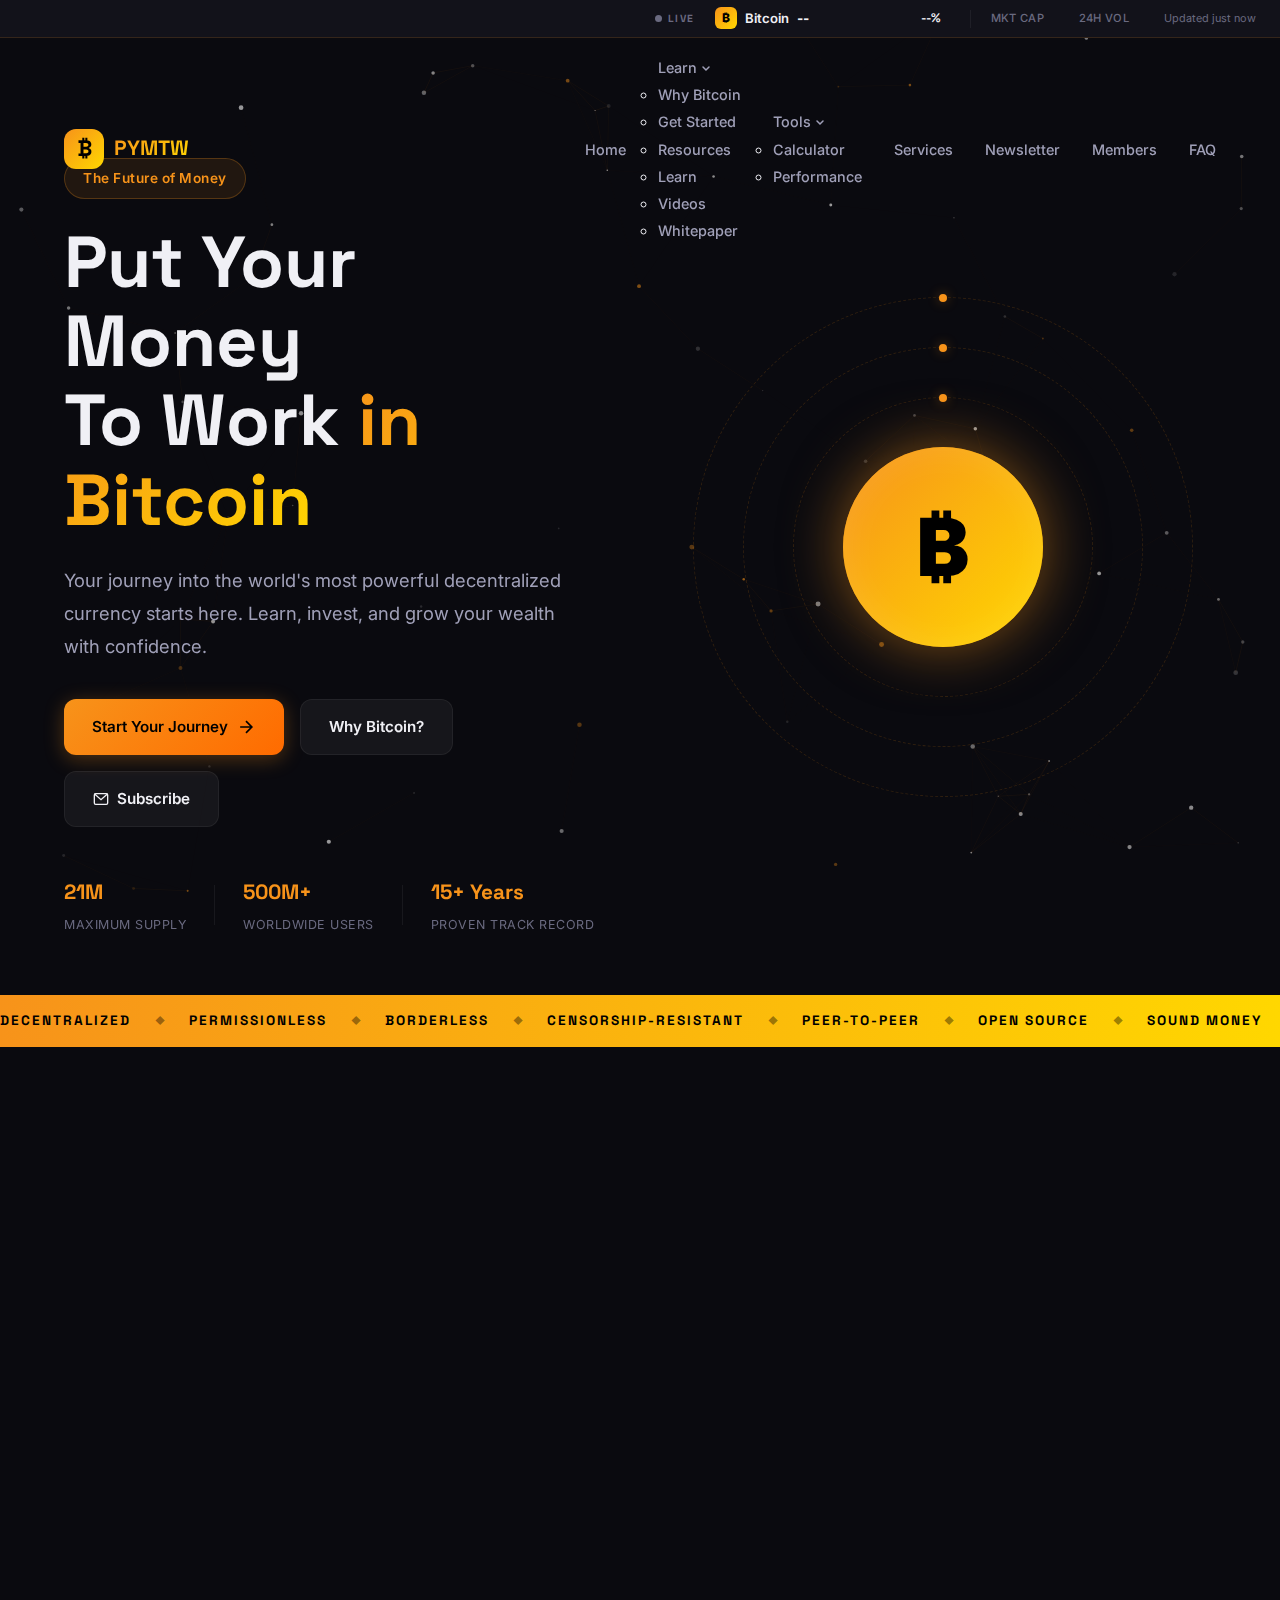
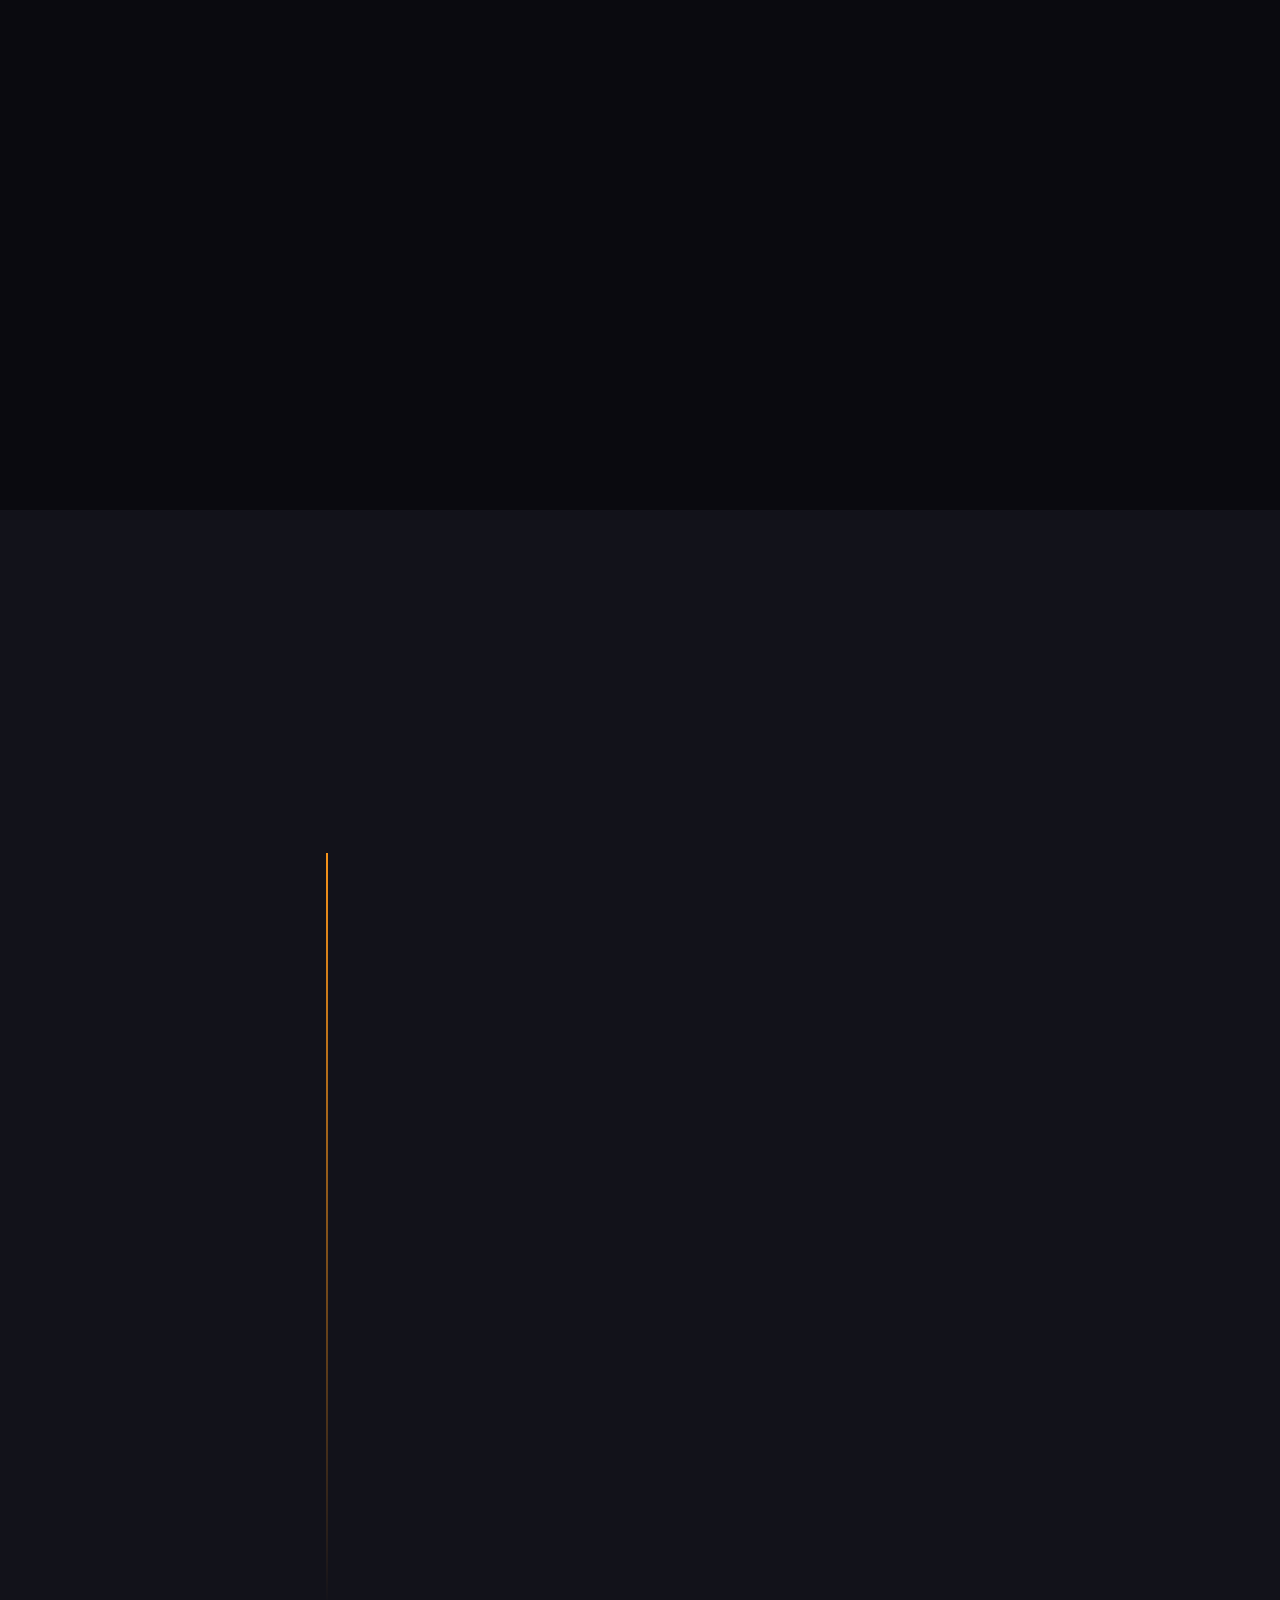
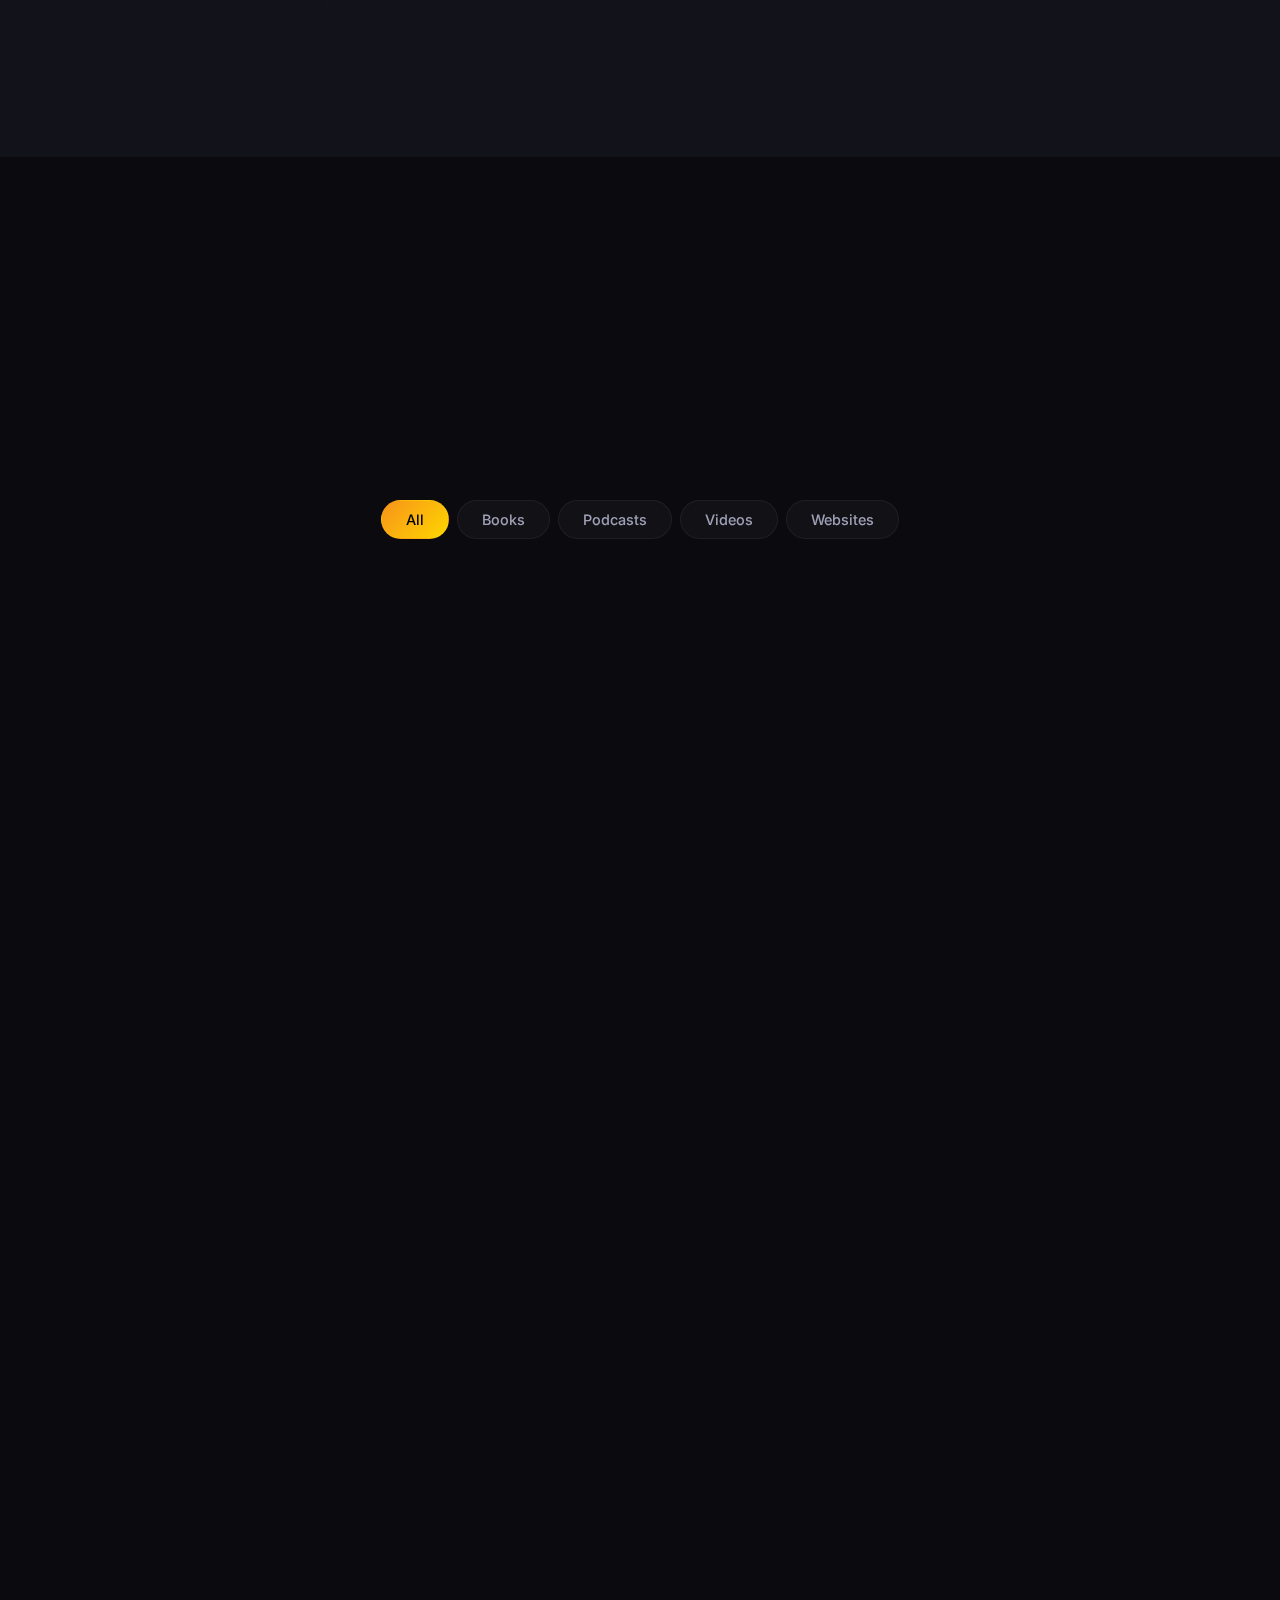
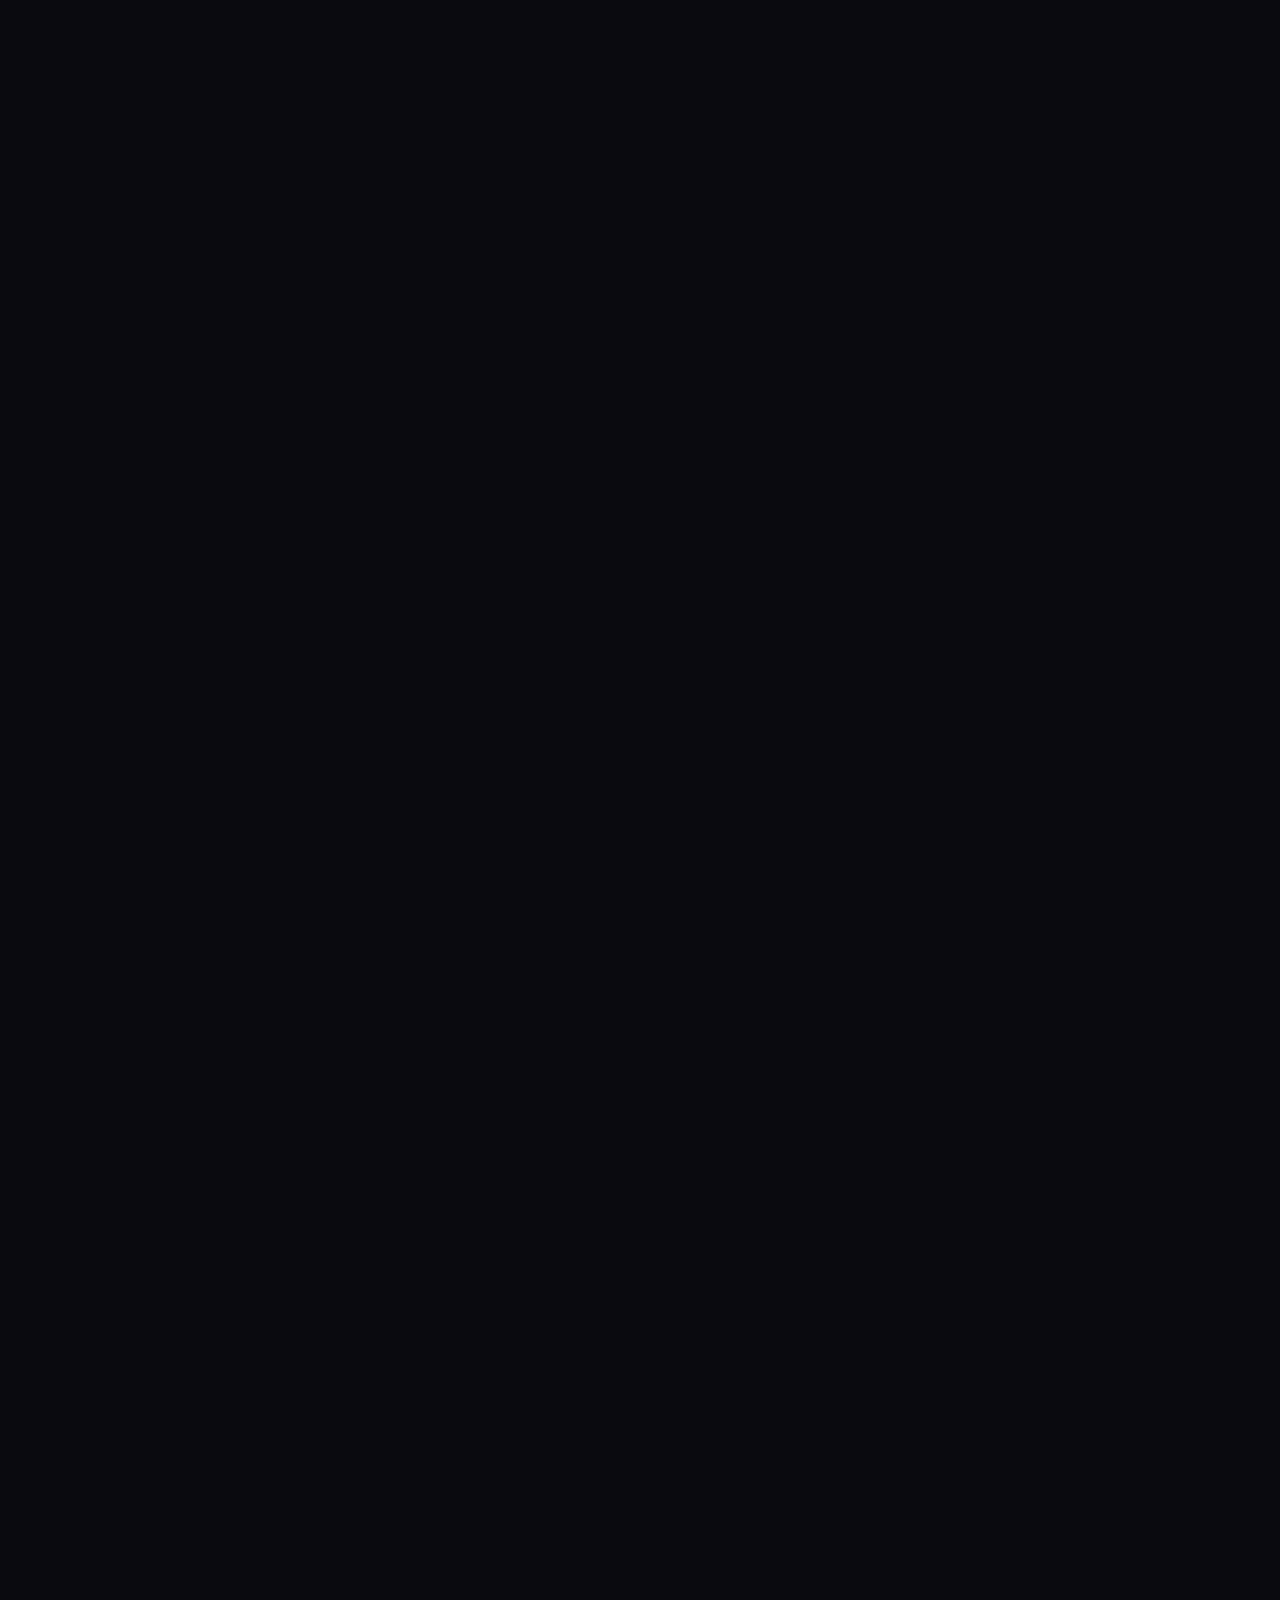
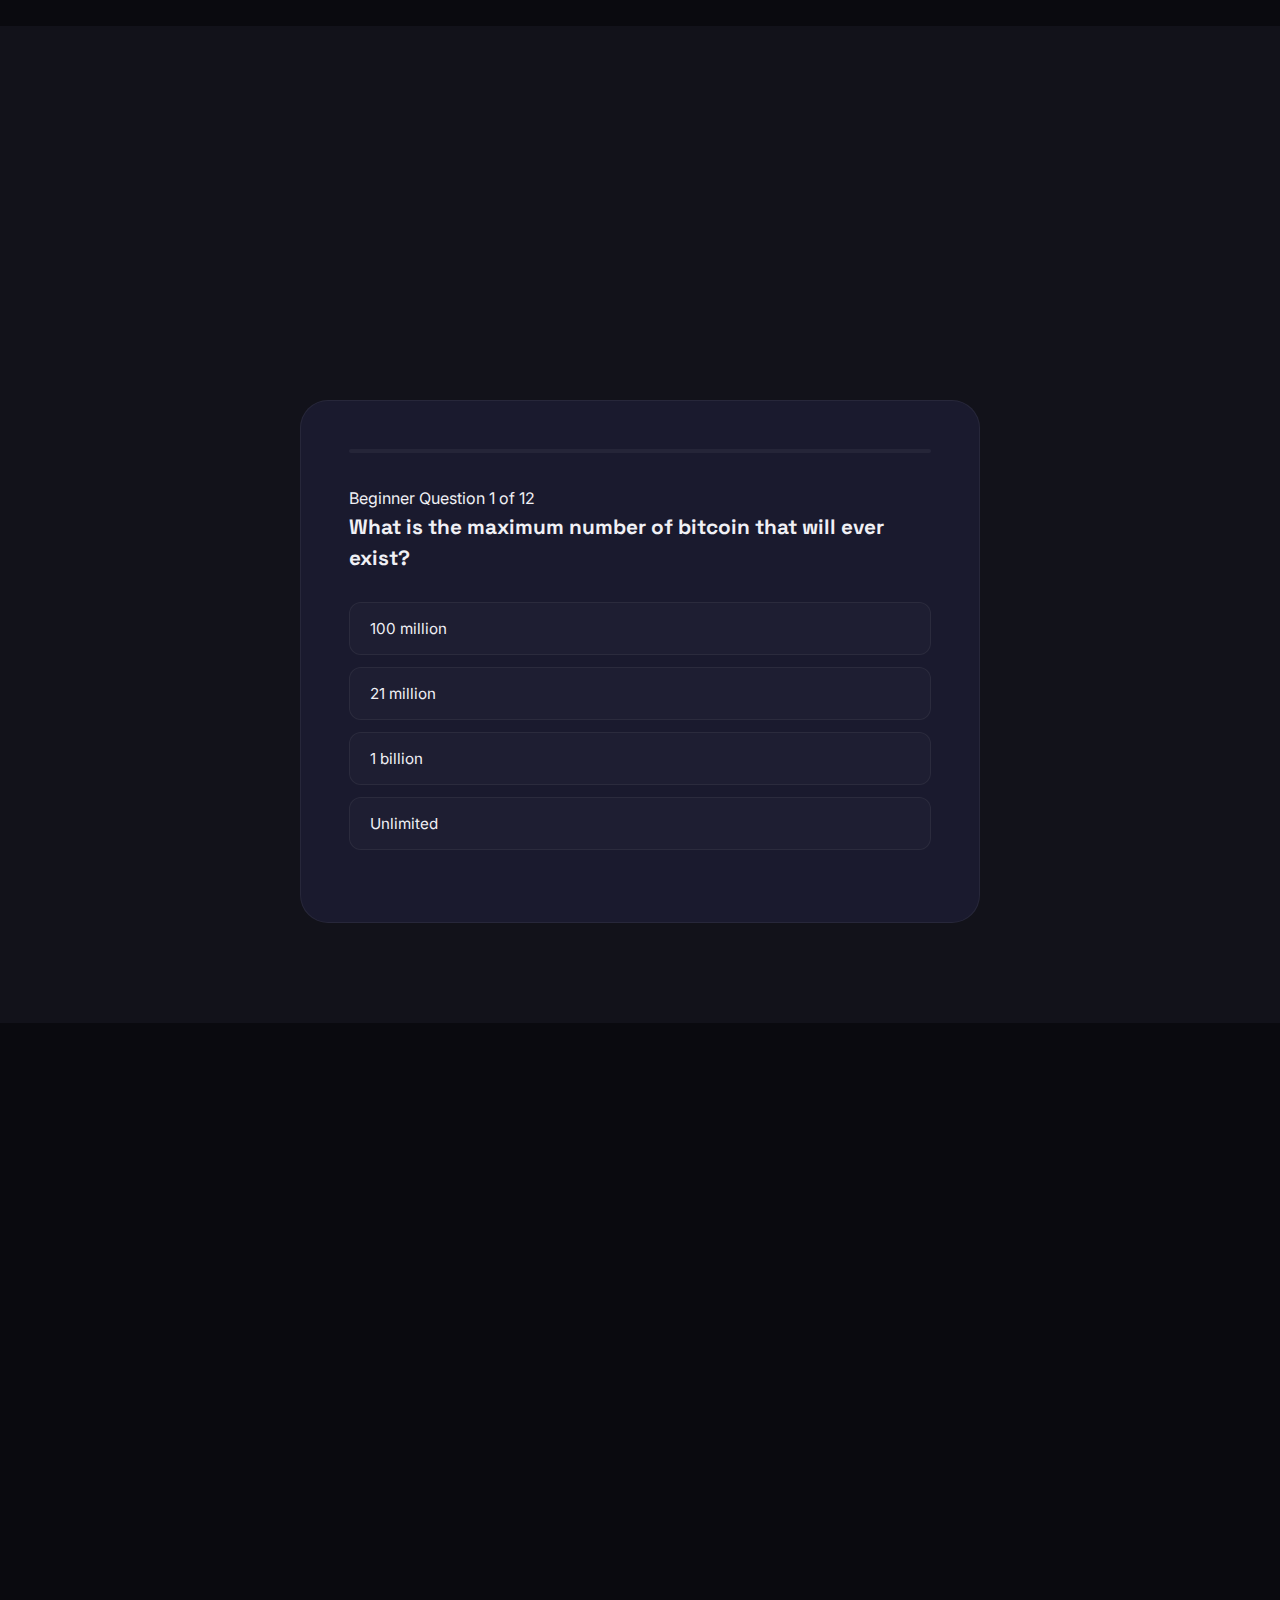
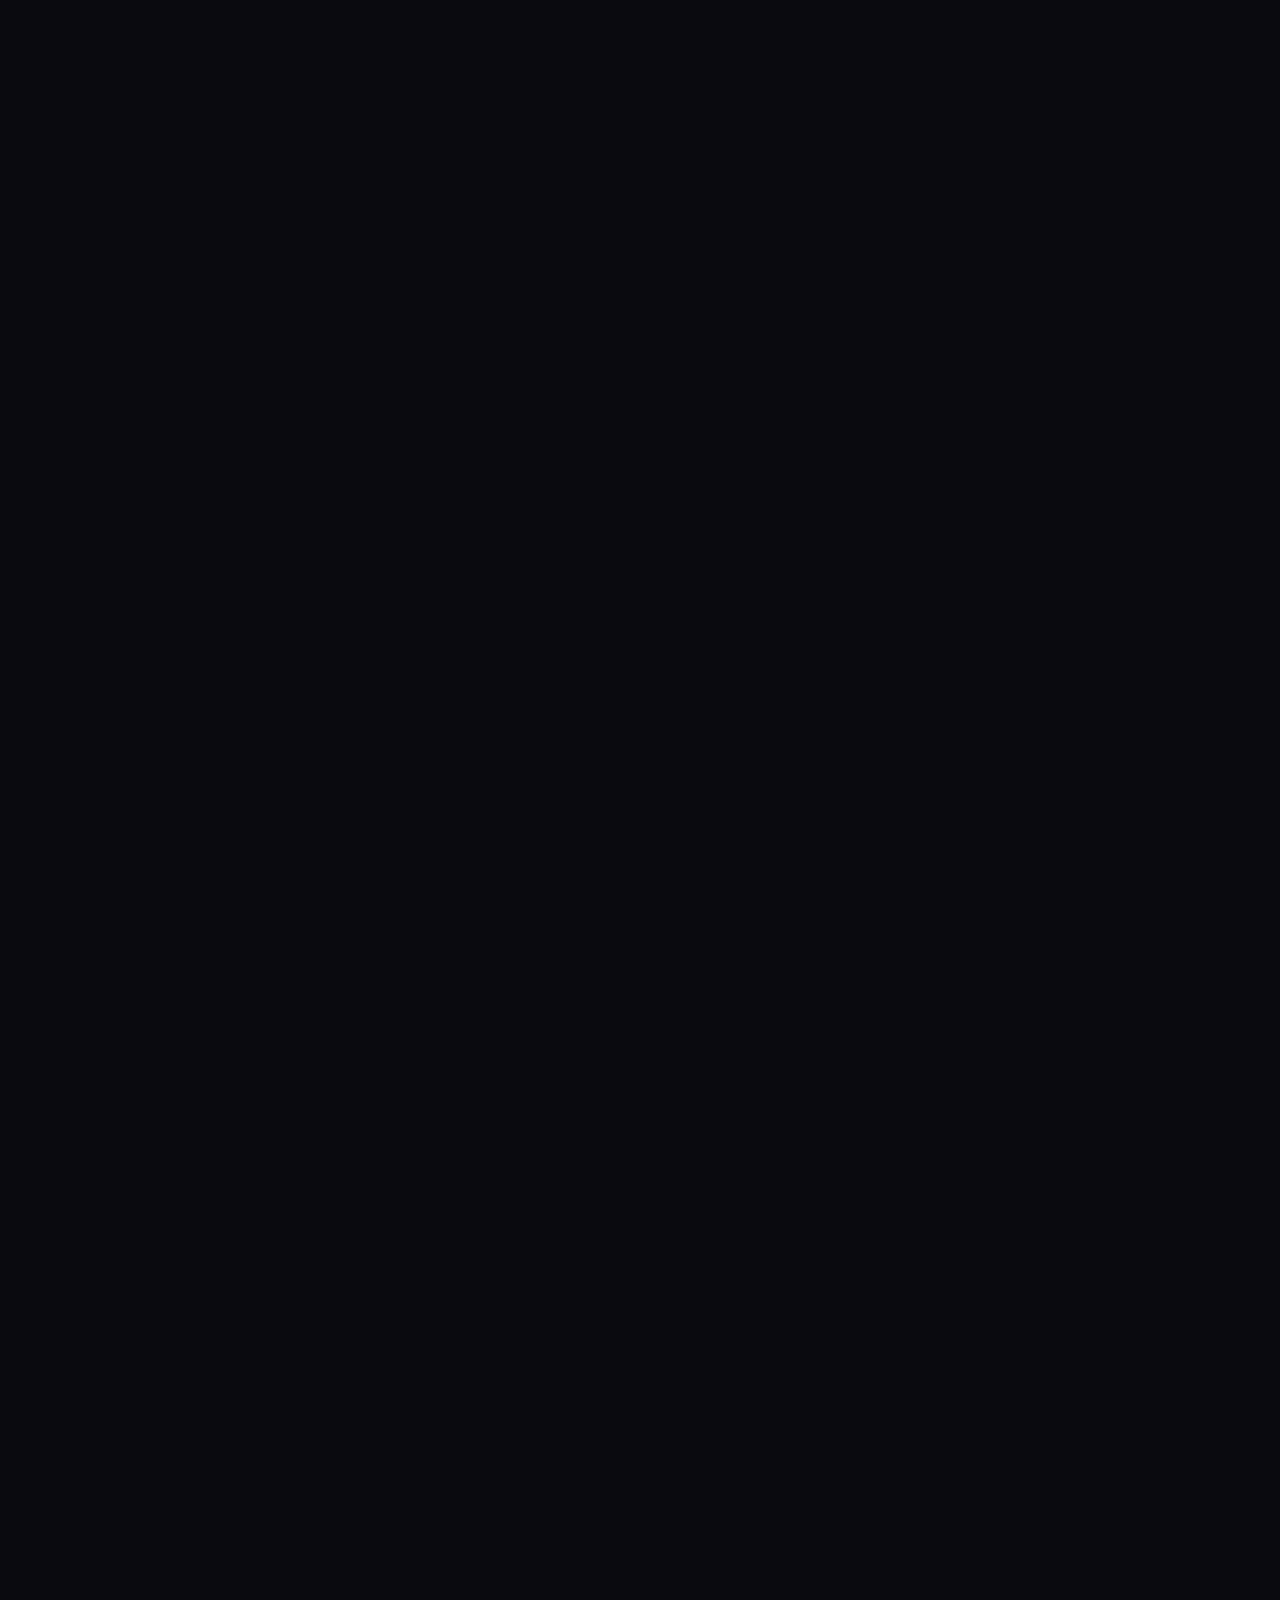
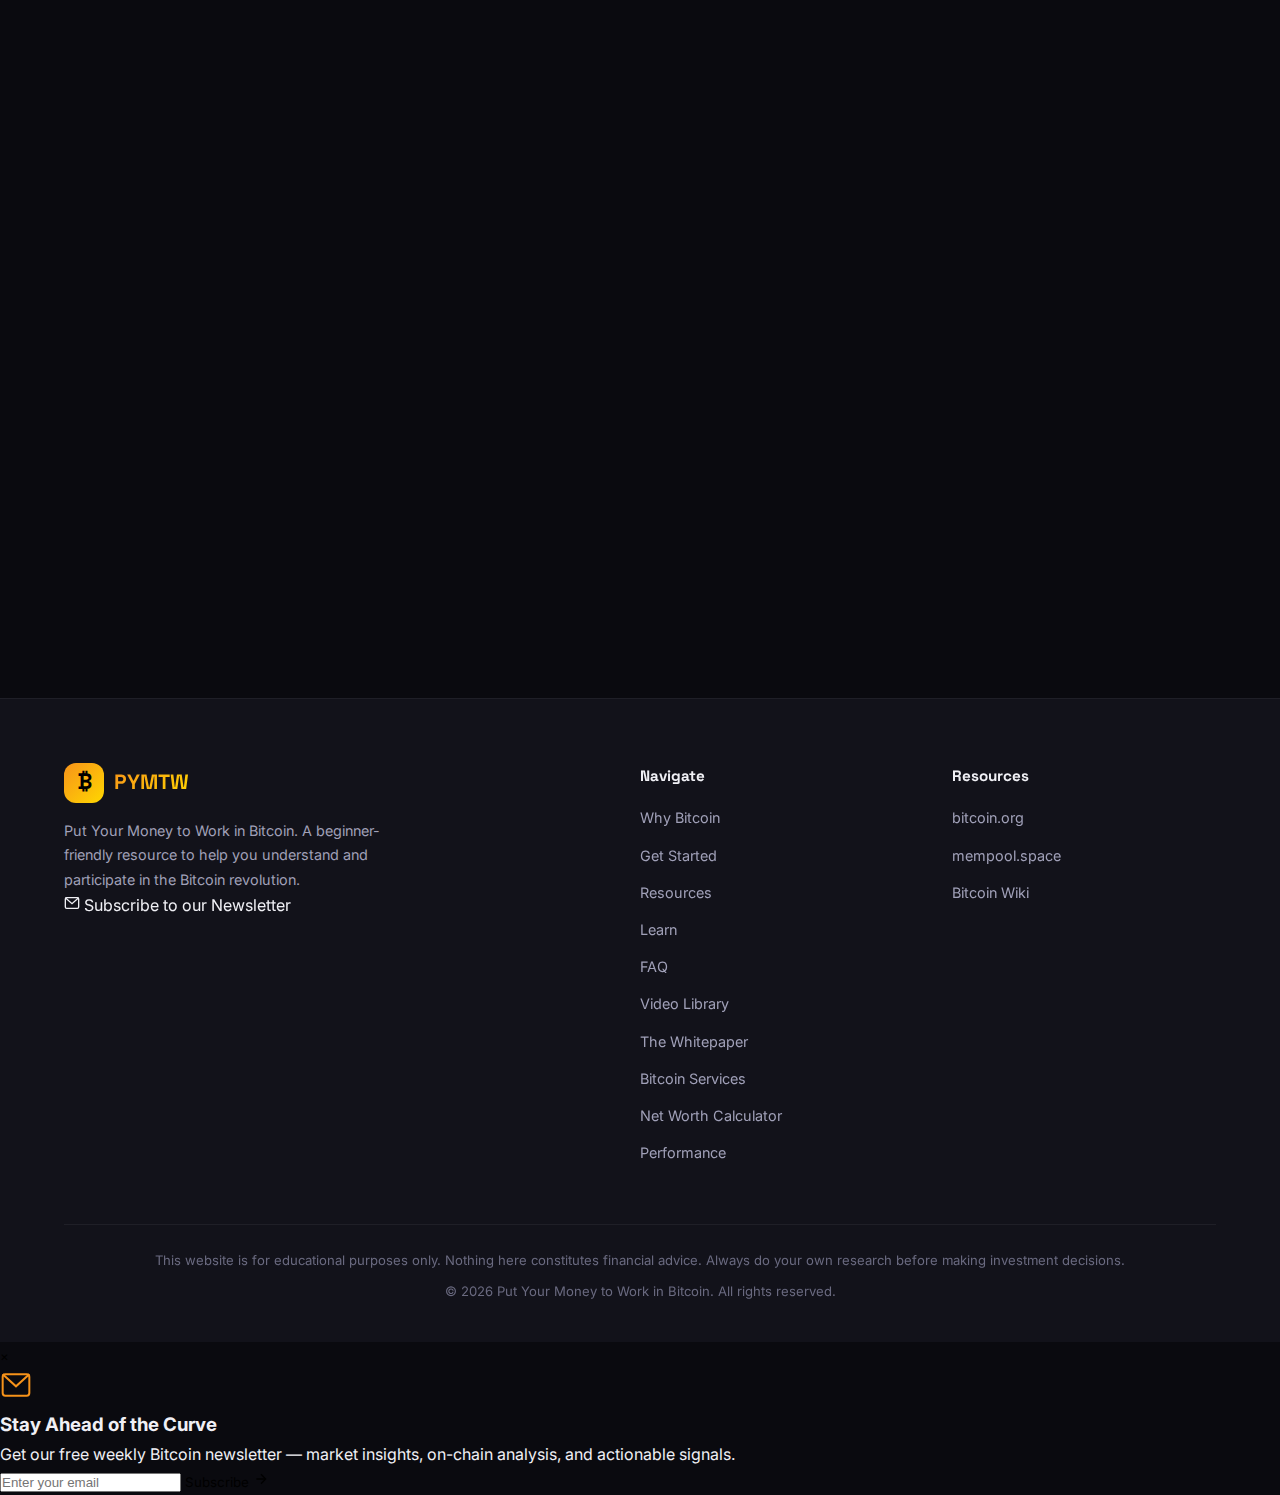
<file: index.html>
<!DOCTYPE html>
<html lang="en">
<head>
  <meta charset="UTF-8">
  <meta name="viewport" content="width=device-width, initial-scale=1.0">
  <title>Put Your Money to Work in Bitcoin</title>
  <link rel="stylesheet" href="styles.css">
  <link rel="preconnect" href="https://fonts.googleapis.com">
  <link rel="preconnect" href="https://fonts.gstatic.com" crossorigin>
  <link href="https://fonts.googleapis.com/css2?family=Inter:wght@300;400;500;600;700;800;900&family=Space+Grotesk:wght@400;500;600;700&display=swap" rel="stylesheet">
</head>
<body>
  <!-- Live Bitcoin Price Bar -->
  <div class="btc-price-bar" id="btc-price-bar">
    <div class="btc-price-bar-inner">
      <div class="btc-price-live-indicator">
        <span class="btc-live-dot"></span>
        <span class="btc-live-text">LIVE</span>
      </div>
      <div class="btc-price-main">
        <span class="btc-price-icon">₿</span>
        <span class="btc-price-label">Bitcoin</span>
        <span class="btc-price-value" id="btc-price-value">--</span>
      </div>
      <div class="btc-price-change" id="btc-price-change">
        <span class="btc-change-arrow" id="btc-change-arrow"></span>
        <span class="btc-change-value" id="btc-change-value">--%</span>
      </div>
      <div class="btc-price-divider"></div>
      <div class="btc-price-stat">
        <span class="btc-stat-label">Mkt Cap</span>
        <span class="btc-stat-value" id="btc-market-cap">--</span>
      </div>
      <div class="btc-price-stat btc-stat-desktop">
        <span class="btc-stat-label">24h Vol</span>
        <span class="btc-stat-value" id="btc-volume">--</span>
      </div>
      <div class="btc-price-updated" id="btc-price-updated">
        <span>Updated just now</span>
      </div>
    </div>
  </div>

  <!-- Animated background particles -->
  <canvas id="particle-canvas"></canvas>

  <!-- Navigation -->
  <nav class="navbar" id="navbar">
    <div class="nav-container">
      <a href="#" class="nav-logo">
        <span class="logo-icon">₿</span>
        <span class="logo-text">PYMTW</span>
      </a>
      <ul class="nav-links" id="nav-links">
        <li><a href="#">Home</a></li>
        <li class="nav-dropdown">
          <a class="nav-dropdown-trigger" href="#">Learn <svg width="10" height="10" viewBox="0 0 10 10" fill="none" stroke="currentColor" stroke-width="1.5" stroke-linecap="round"><path d="M2 4l3 3 3-3"/></svg></a>
          <ul class="nav-dropdown-menu">
            <li><a href="#why-bitcoin">Why Bitcoin</a></li>
            <li><a href="#getting-started">Get Started</a></li>
            <li><a href="#resources">Resources</a></li>
            <li><a href="#learn">Learn</a></li>
            <li><a href="videos.html">Videos</a></li>
            <li><a href="whitepaper.html">Whitepaper</a></li>
          </ul>
        </li>
        <li class="nav-dropdown">
          <a class="nav-dropdown-trigger" href="#">Tools <svg width="10" height="10" viewBox="0 0 10 10" fill="none" stroke="currentColor" stroke-width="1.5" stroke-linecap="round"><path d="M2 4l3 3 3-3"/></svg></a>
          <ul class="nav-dropdown-menu">
            <li><a href="calculator.html">Calculator</a></li>
            <li><a href="performance.html">Performance</a></li>
          </ul>
        </li>
        <li><a href="services.html">Services</a></li>
        <li><a href="https://pymtw.beehiiv.com" target="_blank" rel="noopener">Newsletter</a></li>
        <li><a href="members.html">Members</a></li>
        <li><a href="#faq">FAQ</a></li>
      </ul>
      <button class="nav-toggle" id="nav-toggle" aria-label="Toggle menu">
        <span></span><span></span><span></span>
      </button>
    </div>
  </nav>

  <!-- Hero Section -->
  <header class="hero" id="hero">
    <div class="hero-content">
      <div class="hero-badge">The Future of Money</div>
      <h1 class="hero-title">
        <span class="hero-initial">P</span>ut <span class="hero-initial">Y</span>our <span class="hero-initial">M</span>oney<br>
        <span class="hero-initial">T</span>o <span class="hero-initial">W</span>ork <span class="gradient-text">in Bitcoin</span>
      </h1>
      <p class="hero-subtitle">
        Your journey into the world's most powerful decentralized currency starts here.
        Learn, invest, and grow your wealth with confidence.
      </p>
      <div class="hero-actions">
        <a href="#getting-started" class="btn btn-primary">
          <span>Start Your Journey</span>
          <svg width="20" height="20" viewBox="0 0 24 24" fill="none" stroke="currentColor" stroke-width="2"><path d="M5 12h14M12 5l7 7-7 7"/></svg>
        </a>
        <a href="#why-bitcoin" class="btn btn-secondary btn-sm">
          <span>Why Bitcoin?</span>
        </a>
        <a href="#" class="btn btn-secondary btn-sm" id="hero-subscribe-btn">
          <svg width="16" height="16" viewBox="0 0 24 24" fill="none" stroke="currentColor" stroke-width="2"><rect x="2" y="4" width="20" height="16" rx="2"/><path d="M22 4L12 13 2 4"/></svg>
          <span>Subscribe</span>
        </a>
      </div>
      <div class="hero-stats">
        <div class="stat">
          <span class="stat-number" data-target="21000000" data-suffix="">21M</span>
          <span class="stat-label">Maximum Supply</span>
        </div>
        <div class="stat-divider"></div>
        <div class="stat">
          <span class="stat-number">500M+</span>
          <span class="stat-label">Worldwide Users</span>
        </div>
        <div class="stat-divider"></div>
        <div class="stat">
          <span class="stat-number">15+ Years</span>
          <span class="stat-label">Proven Track Record</span>
        </div>
      </div>
    </div>
    <div class="hero-visual">
      <div class="bitcoin-3d">
        <div class="coin-face front">₿</div>
        <div class="coin-face back">₿</div>
        <div class="coin-edge"></div>
      </div>
      <div class="orbit orbit-1"><div class="orbit-dot"></div></div>
      <div class="orbit orbit-2"><div class="orbit-dot"></div></div>
      <div class="orbit orbit-3"><div class="orbit-dot"></div></div>
    </div>
  </header>

  <!-- Ticker Bar -->
  <div class="ticker-bar">
    <div class="ticker-track">
      <div class="ticker-content">
        <span class="ticker-item">DECENTRALIZED</span>
        <span class="ticker-dot">◆</span>
        <span class="ticker-item">PERMISSIONLESS</span>
        <span class="ticker-dot">◆</span>
        <span class="ticker-item">BORDERLESS</span>
        <span class="ticker-dot">◆</span>
        <span class="ticker-item">CENSORSHIP-RESISTANT</span>
        <span class="ticker-dot">◆</span>
        <span class="ticker-item">PEER-TO-PEER</span>
        <span class="ticker-dot">◆</span>
        <span class="ticker-item">OPEN SOURCE</span>
        <span class="ticker-dot">◆</span>
        <span class="ticker-item">SOUND MONEY</span>
        <span class="ticker-dot">◆</span>
        <span class="ticker-item">DIGITAL GOLD</span>
        <span class="ticker-dot">◆</span>
        <span class="ticker-item">DECENTRALIZED</span>
        <span class="ticker-dot">◆</span>
        <span class="ticker-item">PERMISSIONLESS</span>
        <span class="ticker-dot">◆</span>
        <span class="ticker-item">BORDERLESS</span>
        <span class="ticker-dot">◆</span>
        <span class="ticker-item">CENSORSHIP-RESISTANT</span>
        <span class="ticker-dot">◆</span>
        <span class="ticker-item">PEER-TO-PEER</span>
        <span class="ticker-dot">◆</span>
        <span class="ticker-item">OPEN SOURCE</span>
        <span class="ticker-dot">◆</span>
        <span class="ticker-item">SOUND MONEY</span>
        <span class="ticker-dot">◆</span>
        <span class="ticker-item">DIGITAL GOLD</span>
        <span class="ticker-dot">◆</span>
      </div>
    </div>
  </div>

  <!-- Why Bitcoin Section -->
  <section class="section why-bitcoin" id="why-bitcoin">
    <div class="container">
      <div class="section-header">
        <span class="section-tag">Why Bitcoin</span>
        <h2 class="section-title">Money That <span class="gradient-text">Works for You</span></h2>
        <p class="section-subtitle">Bitcoin isn't just a currency — it's a revolution in how we think about and use money.</p>
      </div>
      <div class="features-grid">
        <div class="feature-card" data-tilt>
          <div class="feature-icon">
            <svg width="32" height="32" viewBox="0 0 24 24" fill="none" stroke="currentColor" stroke-width="1.5"><path d="M12 22s8-4 8-10V5l-8-3-8 3v7c0 6 8 10 8 10z"/></svg>
          </div>
          <h3>Secure by Design</h3>
          <p>Protected by the most powerful computing network on Earth. Your bitcoin is secured by unbreakable cryptography.</p>
        </div>
        <div class="feature-card" data-tilt>
          <div class="feature-icon">
            <svg width="32" height="32" viewBox="0 0 24 24" fill="none" stroke="currentColor" stroke-width="1.5"><circle cx="12" cy="12" r="10"/><path d="M2 12h20M12 2a15.3 15.3 0 014 10 15.3 15.3 0 01-4 10 15.3 15.3 0 01-4-10 15.3 15.3 0 014-10z"/></svg>
          </div>
          <h3>Truly Global</h3>
          <p>Send value anywhere on Earth in minutes, not days. No banks, no borders, no permission needed.</p>
        </div>
        <div class="feature-card" data-tilt>
          <div class="feature-icon">
            <svg width="32" height="32" viewBox="0 0 24 24" fill="none" stroke="currentColor" stroke-width="1.5"><path d="M12 2L2 7l10 5 10-5-10-5zM2 17l10 5 10-5M2 12l10 5 10-5"/></svg>
          </div>
          <h3>Scarce & Valuable</h3>
          <p>Only 21 million bitcoin will ever exist. Unlike fiat currency, no one can print more and dilute your savings.</p>
        </div>
        <div class="feature-card" data-tilt>
          <div class="feature-icon">
            <svg width="32" height="32" viewBox="0 0 24 24" fill="none" stroke="currentColor" stroke-width="1.5"><path d="M17 21v-2a4 4 0 00-4-4H5a4 4 0 00-4 4v2"/><circle cx="9" cy="7" r="4"/><path d="M23 21v-2a4 4 0 00-3-3.87M16 3.13a4 4 0 010 7.75"/></svg>
          </div>
          <h3>You Own It</h3>
          <p>True ownership of your wealth. No third party can freeze, seize, or devalue your bitcoin holdings.</p>
        </div>
        <div class="feature-card" data-tilt>
          <div class="feature-icon">
            <svg width="32" height="32" viewBox="0 0 24 24" fill="none" stroke="currentColor" stroke-width="1.5"><path d="M13 2L3 14h9l-1 8 10-12h-9l1-8z"/></svg>
          </div>
          <h3>Lightning Fast</h3>
          <p>The Lightning Network enables instant, nearly free transactions. Buy your coffee with bitcoin today.</p>
        </div>
        <div class="feature-card" data-tilt>
          <div class="feature-icon">
            <svg width="32" height="32" viewBox="0 0 24 24" fill="none" stroke="currentColor" stroke-width="1.5"><path d="M12 20V10M18 20V4M6 20v-4"/></svg>
          </div>
          <h3>Growing Adoption</h3>
          <p>Nations, institutions, and millions of individuals are adopting bitcoin as a store of value and medium of exchange.</p>
        </div>
      </div>
    </div>
  </section>

  <!-- Getting Started Section -->
  <section class="section getting-started" id="getting-started">
    <div class="container">
      <div class="section-header">
        <span class="section-tag">Get Started</span>
        <h2 class="section-title">Your Bitcoin Journey in <span class="gradient-text">4 Steps</span></h2>
        <p class="section-subtitle">From zero to bitcoin holder. It's simpler than you think.</p>
      </div>
      <div class="steps-timeline">
        <div class="step" data-step="1">
          <div class="step-number">01</div>
          <div class="step-content">
            <h3>Educate Yourself</h3>
            <p>Understanding what you're investing in is the most important step. Read, watch, and listen to trusted resources about how Bitcoin works and why it matters.</p>
            <div class="step-tags">
              <button class="tag tag-interactive" data-edu-tab="books">📖 Books</button>
              <button class="tag tag-interactive" data-edu-tab="podcasts">🎙️ Podcasts</button>
              <button class="tag tag-interactive" data-edu-tab="articles">📝 Articles</button>
            </div>

            <!-- Education Resource Panels -->
            <div class="edu-panels">

              <!-- BOOKS Panel -->
              <div class="edu-panel" id="edu-books">
                <a href="https://amzn.to/4afPZrx" target="_blank" rel="noopener" class="edu-item">
                  <div class="edu-item-icon">📖</div>
                  <div class="edu-item-info">
                    <h4>The Bitcoin Standard</h4>
                    <span class="edu-item-author">Saifedean Ammous</span>
                    <p>The essential guide to Bitcoin's economic roots. Explores the history of money and why Bitcoin is the hardest money ever invented.</p>
                  </div>
                  <span class="edu-item-badge">Must Read</span>
                  <svg class="edu-item-arrow" width="20" height="20" viewBox="0 0 24 24" fill="none" stroke="currentColor" stroke-width="2"><path d="M7 17L17 7M17 7H7M17 7v10"/></svg>
                </a>
                <a href="https://amzn.to/4af2Ytz" target="_blank" rel="noopener" class="edu-item">
                  <div class="edu-item-icon">📖</div>
                  <div class="edu-item-info">
                    <h4>The Little Bitcoin Book</h4>
                    <span class="edu-item-author">Bitcoin Collective</span>
                    <p>A short, accessible intro written for everyday people. Covers why Bitcoin matters for freedom, finance, and the future in plain language.</p>
                  </div>
                  <span class="edu-item-badge beginner">Beginner</span>
                  <svg class="edu-item-arrow" width="20" height="20" viewBox="0 0 24 24" fill="none" stroke="currentColor" stroke-width="2"><path d="M7 17L17 7M17 7H7M17 7v10"/></svg>
                </a>
                <a href="https://amzn.to/4qqy0F3" target="_blank" rel="noopener" class="edu-item">
                  <div class="edu-item-icon">📖</div>
                  <div class="edu-item-info">
                    <h4>Inventing Bitcoin</h4>
                    <span class="edu-item-author">Yan Pritzker</span>
                    <p>A non-technical explanation of how Bitcoin works under the hood. Perfect for curious minds who want to understand the technology without code.</p>
                  </div>
                  <span class="edu-item-badge beginner">Beginner</span>
                  <svg class="edu-item-arrow" width="20" height="20" viewBox="0 0 24 24" fill="none" stroke="currentColor" stroke-width="2"><path d="M7 17L17 7M17 7H7M17 7v10"/></svg>
                </a>
                <a href="https://amzn.to/3MuM2aD" target="_blank" rel="noopener" class="edu-item">
                  <div class="edu-item-icon">📖</div>
                  <div class="edu-item-info">
                    <h4>Mastering Bitcoin</h4>
                    <span class="edu-item-author">Andreas M. Antonopoulos</span>
                    <p>The most comprehensive technical guide to Bitcoin. Open source and free to read online. Ideal once you want a deeper understanding.</p>
                  </div>
                  <span class="edu-item-badge technical">Technical</span>
                  <svg class="edu-item-arrow" width="20" height="20" viewBox="0 0 24 24" fill="none" stroke="currentColor" stroke-width="2"><path d="M7 17L17 7M17 7H7M17 7v10"/></svg>
                </a>
                <a href="https://amzn.to/46rZFhz" target="_blank" rel="noopener" class="edu-item">
                  <div class="edu-item-icon">📖</div>
                  <div class="edu-item-info">
                    <h4>The Fiat Standard</h4>
                    <span class="edu-item-author">Saifedean Ammous</span>
                    <p>The follow-up to The Bitcoin Standard. Reveals the mechanics of the fiat monetary system and how Bitcoin offers a superior alternative.</p>
                  </div>
                  <span class="edu-item-badge">Follow-Up</span>
                  <svg class="edu-item-arrow" width="20" height="20" viewBox="0 0 24 24" fill="none" stroke="currentColor" stroke-width="2"><path d="M7 17L17 7M17 7H7M17 7v10"/></svg>
                </a>
              </div>

              <!-- PODCASTS Panel -->
              <div class="edu-panel" id="edu-podcasts">
                <a href="https://www.whatbitcoindid.com/" target="_blank" rel="noopener" class="edu-item">
                  <div class="edu-item-icon">🎙️</div>
                  <div class="edu-item-info">
                    <h4>What Bitcoin Did</h4>
                    <span class="edu-item-author">Peter McCormack</span>
                    <p>One of the most popular Bitcoin podcasts. Features interviews with industry leaders, developers, and economists. Great conversational style.</p>
                  </div>
                  <span class="edu-item-badge">Popular</span>
                  <svg class="edu-item-arrow" width="20" height="20" viewBox="0 0 24 24" fill="none" stroke="currentColor" stroke-width="2"><path d="M7 17L17 7M17 7H7M17 7v10"/></svg>
                </a>
                <a href="https://bitcoinaudible.com/" target="_blank" rel="noopener" class="edu-item">
                  <div class="edu-item-icon">🎙️</div>
                  <div class="edu-item-info">
                    <h4>Bitcoin Audible</h4>
                    <span class="edu-item-author">Guy Swann</span>
                    <p>The best Bitcoin articles and essays narrated aloud with expert commentary. Perfect for learning during commutes or workouts.</p>
                  </div>
                  <span class="edu-item-badge beginner">Great Start</span>
                  <svg class="edu-item-arrow" width="20" height="20" viewBox="0 0 24 24" fill="none" stroke="currentColor" stroke-width="2"><path d="M7 17L17 7M17 7H7M17 7v10"/></svg>
                </a>
                <a href="https://stephanlivera.com/" target="_blank" rel="noopener" class="edu-item">
                  <div class="edu-item-icon">🎙️</div>
                  <div class="edu-item-info">
                    <h4>Stephan Livera Podcast</h4>
                    <span class="edu-item-author">Stephan Livera</span>
                    <p>Deep dives into Austrian economics, Bitcoin technology, and the broader implications of sound money. Excellent for building a strong foundation.</p>
                  </div>
                  <span class="edu-item-badge">Economics</span>
                  <svg class="edu-item-arrow" width="20" height="20" viewBox="0 0 24 24" fill="none" stroke="currentColor" stroke-width="2"><path d="M7 17L17 7M17 7H7M17 7v10"/></svg>
                </a>
                <a href="https://podcasters.spotify.com/pod/show/bitcoinundeniably" target="_blank" rel="noopener" class="edu-item">
                  <div class="edu-item-icon">🎙️</div>
                  <div class="edu-item-info">
                    <h4>Bitcoin, Pair of Glasses</h4>
                    <span class="edu-item-author">Nico & Community</span>
                    <p>Short-form beginner episodes that tackle one Bitcoin concept at a time. Easy to digest and perfect for newcomers with limited time.</p>
                  </div>
                  <span class="edu-item-badge beginner">Short &amp; Sweet</span>
                  <svg class="edu-item-arrow" width="20" height="20" viewBox="0 0 24 24" fill="none" stroke="currentColor" stroke-width="2"><path d="M7 17L17 7M17 7H7M17 7v10"/></svg>
                </a>
                <a href="https://www.theinvestorspodcast.com/bitcoin-fundamentals/" target="_blank" rel="noopener" class="edu-item">
                  <div class="edu-item-icon">🎙️</div>
                  <div class="edu-item-info">
                    <h4>Bitcoin Fundamentals</h4>
                    <span class="edu-item-author">Preston Pysh (TIP Network)</span>
                    <p>Institutional-grade Bitcoin analysis from an investor's perspective. Excellent for understanding Bitcoin's macro and investment thesis.</p>
                  </div>
                  <span class="edu-item-badge">Investing</span>
                  <svg class="edu-item-arrow" width="20" height="20" viewBox="0 0 24 24" fill="none" stroke="currentColor" stroke-width="2"><path d="M7 17L17 7M17 7H7M17 7v10"/></svg>
                </a>
              </div>

              <!-- ARTICLES Panel -->
              <div class="edu-panel" id="edu-articles">
                <a href="https://vijayboyapati.medium.com/the-bullish-case-for-bitcoin-6ecc8bdecc1" target="_blank" rel="noopener" class="edu-item">
                  <div class="edu-item-icon">📝</div>
                  <div class="edu-item-info">
                    <h4>The Bullish Case for Bitcoin</h4>
                    <span class="edu-item-author">Vijay Boyapati</span>
                    <p>One of the most shared Bitcoin articles ever written. A compelling economic argument for why Bitcoin is evolving through the stages of money.</p>
                  </div>
                  <span class="edu-item-badge">Essential</span>
                  <svg class="edu-item-arrow" width="20" height="20" viewBox="0 0 24 24" fill="none" stroke="currentColor" stroke-width="2"><path d="M7 17L17 7M17 7H7M17 7v10"/></svg>
                </a>
                <a href="https://nakamotoinstitute.org/bitcoin/" target="_blank" rel="noopener" class="edu-item">
                  <div class="edu-item-icon">📝</div>
                  <div class="edu-item-info">
                    <h4>Bitcoin Whitepaper</h4>
                    <span class="edu-item-author">Satoshi Nakamoto</span>
                    <p>The original 9-page paper that started it all. Surprisingly readable and the definitive source for understanding Bitcoin's design.</p>
                  </div>
                  <span class="edu-item-badge">The Original</span>
                  <svg class="edu-item-arrow" width="20" height="20" viewBox="0 0 24 24" fill="none" stroke="currentColor" stroke-width="2"><path d="M7 17L17 7M17 7H7M17 7v10"/></svg>
                </a>
                <a href="https://dergigi.com/2018/12/21/philosophical-teachings-of-bitcoin/" target="_blank" rel="noopener" class="edu-item">
                  <div class="edu-item-icon">📝</div>
                  <div class="edu-item-info">
                    <h4>21 Lessons — What I've Learned from Bitcoin</h4>
                    <span class="edu-item-author">Gigi</span>
                    <p>A beautifully written reflection on what Bitcoin teaches about philosophy, economics, and technology. Eye-opening for newcomers and veterans.</p>
                  </div>
                  <span class="edu-item-badge beginner">Mind-Opening</span>
                  <svg class="edu-item-arrow" width="20" height="20" viewBox="0 0 24 24" fill="none" stroke="currentColor" stroke-width="2"><path d="M7 17L17 7M17 7H7M17 7v10"/></svg>
                </a>
                <a href="https://medium.com/@hugonguyen/money-block-chains-and-social-scalability-7bac0eb26b5a" target="_blank" rel="noopener" class="edu-item">
                  <div class="edu-item-icon">📝</div>
                  <div class="edu-item-info">
                    <h4>Money, Blockchains, and Social Scalability</h4>
                    <span class="edu-item-author">Hugo Nguyen (on Nick Szabo's ideas)</span>
                    <p>Explores why Bitcoin's "inefficiency" is actually its superpower. A key piece to understanding Bitcoin's trust-minimized design.</p>
                  </div>
                  <span class="edu-item-badge">Deep Insight</span>
                  <svg class="edu-item-arrow" width="20" height="20" viewBox="0 0 24 24" fill="none" stroke="currentColor" stroke-width="2"><path d="M7 17L17 7M17 7H7M17 7v10"/></svg>
                </a>
                <a href="https://unchained.com/gradually-then-suddenly/" target="_blank" rel="noopener" class="edu-item">
                  <div class="edu-item-icon">📝</div>
                  <div class="edu-item-info">
                    <h4>Gradually, Then Suddenly (Series)</h4>
                    <span class="edu-item-author">Parker Lewis</span>
                    <p>A brilliant multi-part series explaining Bitcoin from first principles. Covers why Bitcoin is not too slow, not too volatile, and not too late.</p>
                  </div>
                  <span class="edu-item-badge">Series</span>
                  <svg class="edu-item-arrow" width="20" height="20" viewBox="0 0 24 24" fill="none" stroke="currentColor" stroke-width="2"><path d="M7 17L17 7M17 7H7M17 7v10"/></svg>
                </a>
              </div>

            </div>
          </div>
        </div>
        <div class="step" data-step="2">
          <div class="step-number">02</div>
          <div class="step-content">
            <h3>Choose a Wallet</h3>
            <p>Your wallet is how you store and manage your bitcoin. Start with a reputable mobile wallet and graduate to hardware wallets as your holdings grow.</p>
            <div class="step-tags">
              <button class="tag tag-interactive" data-edu-tab="mobile-wallets">📱 Mobile Wallets</button>
              <button class="tag tag-interactive" data-edu-tab="hardware-wallets">🔐 Hardware Wallets</button>
              <button class="tag tag-interactive" data-edu-tab="multisig">🛡️ Multi-sig</button>
            </div>

            <div class="edu-panels">

              <!-- MOBILE WALLETS Panel -->
              <div class="edu-panel" id="edu-mobile-wallets">
                <a href="https://bluewallet.io/" target="_blank" rel="noopener" class="edu-item">
                  <div class="edu-item-icon">📱</div>
                  <div class="edu-item-info">
                    <h4>Blue Wallet</h4>
                    <span class="edu-item-author">iOS & Android</span>
                    <p>One of the best beginner wallets. Supports on-chain and Lightning transactions with a clean, intuitive interface. Open source and fully featured.</p>
                  </div>
                  <span class="edu-item-badge beginner">Beginner Pick</span>
                  <svg class="edu-item-arrow" width="20" height="20" viewBox="0 0 24 24" fill="none" stroke="currentColor" stroke-width="2"><path d="M7 17L17 7M17 7H7M17 7v10"/></svg>
                </a>
                <a href="https://muun.com/" target="_blank" rel="noopener" class="edu-item">
                  <div class="edu-item-icon">📱</div>
                  <div class="edu-item-info">
                    <h4>Muun Wallet</h4>
                    <span class="edu-item-author">iOS & Android</span>
                    <p>Beautifully designed self-custodial wallet. Seamlessly handles both on-chain and Lightning payments without any technical setup required.</p>
                  </div>
                  <span class="edu-item-badge beginner">Easy to Use</span>
                  <svg class="edu-item-arrow" width="20" height="20" viewBox="0 0 24 24" fill="none" stroke="currentColor" stroke-width="2"><path d="M7 17L17 7M17 7H7M17 7v10"/></svg>
                </a>
                <a href="https://blockstream.com/green/" target="_blank" rel="noopener" class="edu-item">
                  <div class="edu-item-icon">📱</div>
                  <div class="edu-item-info">
                    <h4>Blockstream Green</h4>
                    <span class="edu-item-author">iOS, Android & Desktop</span>
                    <p>A secure, multi-platform wallet by Blockstream. Offers 2-of-2 multisig protection by default and supports hardware wallet connections.</p>
                  </div>
                  <span class="edu-item-badge">Secure</span>
                  <svg class="edu-item-arrow" width="20" height="20" viewBox="0 0 24 24" fill="none" stroke="currentColor" stroke-width="2"><path d="M7 17L17 7M17 7H7M17 7v10"/></svg>
                </a>
                <a href="https://phoenix.acinq.co/" target="_blank" rel="noopener" class="edu-item">
                  <div class="edu-item-icon">⚡</div>
                  <div class="edu-item-info">
                    <h4>Phoenix Wallet</h4>
                    <span class="edu-item-author">iOS & Android</span>
                    <p>The best Lightning-first wallet. Automatically manages channels so you can send and receive instant, low-fee bitcoin payments effortlessly.</p>
                  </div>
                  <span class="edu-item-badge">Lightning</span>
                  <svg class="edu-item-arrow" width="20" height="20" viewBox="0 0 24 24" fill="none" stroke="currentColor" stroke-width="2"><path d="M7 17L17 7M17 7H7M17 7v10"/></svg>
                </a>
              </div>

              <!-- HARDWARE WALLETS Panel -->
              <div class="edu-panel" id="edu-hardware-wallets">
                <a href="https://coldcard.com/" target="_blank" rel="noopener" class="edu-item">
                  <div class="edu-item-icon">🔐</div>
                  <div class="edu-item-info">
                    <h4>Coldcard</h4>
                    <span class="edu-item-author">Coinkite</span>
                    <p>The gold standard for Bitcoin-only hardware wallets. Air-gapped signing, secure element chip, and a security-first design trusted by hardcore Bitcoiners.</p>
                  </div>
                  <span class="edu-item-badge">Top Security</span>
                  <svg class="edu-item-arrow" width="20" height="20" viewBox="0 0 24 24" fill="none" stroke="currentColor" stroke-width="2"><path d="M7 17L17 7M17 7H7M17 7v10"/></svg>
                </a>
                <a href="https://trezor.io/" target="_blank" rel="noopener" class="edu-item">
                  <div class="edu-item-icon">🔐</div>
                  <div class="edu-item-info">
                    <h4>Trezor</h4>
                    <span class="edu-item-author">SatoshiLabs</span>
                    <p>The original hardware wallet. Open-source firmware, easy-to-use interface, and a proven track record. Great entry point into hardware security.</p>
                  </div>
                  <span class="edu-item-badge beginner">Beginner Friendly</span>
                  <svg class="edu-item-arrow" width="20" height="20" viewBox="0 0 24 24" fill="none" stroke="currentColor" stroke-width="2"><path d="M7 17L17 7M17 7H7M17 7v10"/></svg>
                </a>
                <a href="https://bitbox.swiss/" target="_blank" rel="noopener" class="edu-item">
                  <div class="edu-item-icon">🔐</div>
                  <div class="edu-item-info">
                    <h4>BitBox02 (Bitcoin-Only)</h4>
                    <span class="edu-item-author">Shift Crypto</span>
                    <p>A minimalist, Swiss-designed hardware wallet. The Bitcoin-only edition strips away complexity — just pure, secure bitcoin storage.</p>
                  </div>
                  <span class="edu-item-badge">Minimalist</span>
                  <svg class="edu-item-arrow" width="20" height="20" viewBox="0 0 24 24" fill="none" stroke="currentColor" stroke-width="2"><path d="M7 17L17 7M17 7H7M17 7v10"/></svg>
                </a>
                <a href="https://foundation.xyz/passport" target="_blank" rel="noopener" class="edu-item">
                  <div class="edu-item-icon">🔐</div>
                  <div class="edu-item-info">
                    <h4>Foundation Passport</h4>
                    <span class="edu-item-author">Foundation Devices</span>
                    <p>A beautifully crafted, air-gapped hardware wallet. Fully open-source with a premium feel. Pairs with the Envoy companion app on mobile.</p>
                  </div>
                  <span class="edu-item-badge">Premium</span>
                  <svg class="edu-item-arrow" width="20" height="20" viewBox="0 0 24 24" fill="none" stroke="currentColor" stroke-width="2"><path d="M7 17L17 7M17 7H7M17 7v10"/></svg>
                </a>
              </div>

              <!-- MULTI-SIG Panel -->
              <div class="edu-panel" id="edu-multisig">
                <a href="https://unchained.com/" target="_blank" rel="noopener" class="edu-item">
                  <div class="edu-item-icon">🛡️</div>
                  <div class="edu-item-info">
                    <h4>Unchained Capital</h4>
                    <span class="edu-item-author">Collaborative Custody</span>
                    <p>A concierge multisig service. You hold 2 of 3 keys, Unchained holds 1 as backup. Perfect for larger amounts — combines security with peace of mind.</p>
                  </div>
                  <span class="edu-item-badge">Recommended</span>
                  <svg class="edu-item-arrow" width="20" height="20" viewBox="0 0 24 24" fill="none" stroke="currentColor" stroke-width="2"><path d="M7 17L17 7M17 7H7M17 7v10"/></svg>
                </a>
                <a href="https://nunchuk.io/" target="_blank" rel="noopener" class="edu-item">
                  <div class="edu-item-icon">🛡️</div>
                  <div class="edu-item-info">
                    <h4>Nunchuk</h4>
                    <span class="edu-item-author">iOS, Android & Desktop</span>
                    <p>A powerful multisig wallet that makes collaborative key management simple. Supports all major hardware wallets and offers assisted custody options.</p>
                  </div>
                  <span class="edu-item-badge">Versatile</span>
                  <svg class="edu-item-arrow" width="20" height="20" viewBox="0 0 24 24" fill="none" stroke="currentColor" stroke-width="2"><path d="M7 17L17 7M17 7H7M17 7v10"/></svg>
                </a>
                <a href="https://sparrowwallet.com/" target="_blank" rel="noopener" class="edu-item">
                  <div class="edu-item-icon">🛡️</div>
                  <div class="edu-item-info">
                    <h4>Sparrow Wallet</h4>
                    <span class="edu-item-author">Desktop (Mac, Windows, Linux)</span>
                    <p>A feature-rich desktop wallet with full multisig support. Designed for those who want granular control, UTXO management, and privacy features.</p>
                  </div>
                  <span class="edu-item-badge technical">Power Users</span>
                  <svg class="edu-item-arrow" width="20" height="20" viewBox="0 0 24 24" fill="none" stroke="currentColor" stroke-width="2"><path d="M7 17L17 7M17 7H7M17 7v10"/></svg>
                </a>
                <a href="https://btcguide.github.io/" target="_blank" rel="noopener" class="edu-item">
                  <div class="edu-item-icon">📝</div>
                  <div class="edu-item-info">
                    <h4>10x Security Bitcoin Guide</h4>
                    <span class="edu-item-author">Michael Flaxman</span>
                    <p>A free, step-by-step guide to setting up DIY multisig. Learn exactly how and why multisig dramatically improves your bitcoin security.</p>
                  </div>
                  <span class="edu-item-badge beginner">Free Guide</span>
                  <svg class="edu-item-arrow" width="20" height="20" viewBox="0 0 24 24" fill="none" stroke="currentColor" stroke-width="2"><path d="M7 17L17 7M17 7H7M17 7v10"/></svg>
                </a>
              </div>

            </div>
          </div>
        </div>
        <div class="step" data-step="3">
          <div class="step-number">03</div>
          <div class="step-content">
            <h3>Buy Your First Bitcoin</h3>
            <p>You don't need to buy a whole bitcoin. Start small — even $10 worth. Use a reputable exchange and consider dollar-cost averaging (DCA) to build your position over time.</p>
            <div class="step-tags">
              <button class="tag tag-interactive" data-edu-tab="exchanges">🏦 Exchanges</button>
              <button class="tag tag-interactive" data-edu-tab="dca-tools">📈 DCA Tools</button>
              <button class="tag tag-interactive" data-edu-tab="buying-guides">📚 Buying Guides</button>
            </div>

            <div class="edu-panels">

              <!-- EXCHANGES Panel -->
              <div class="edu-panel" id="edu-exchanges">
                <a href="https://river.com/" target="_blank" rel="noopener" class="edu-item">
                  <div class="edu-item-icon">🏦</div>
                  <div class="edu-item-info">
                    <h4>River</h4>
                    <span class="edu-item-author">US-Based, Bitcoin-Only</span>
                    <p>A Bitcoin-only exchange built for long-term investors. Zero-fee recurring buys, automatic withdrawals to your wallet, and Lightning support.</p>
                  </div>
                  <span class="edu-item-badge beginner">Top Pick</span>
                  <svg class="edu-item-arrow" width="20" height="20" viewBox="0 0 24 24" fill="none" stroke="currentColor" stroke-width="2"><path d="M7 17L17 7M17 7H7M17 7v10"/></svg>
                </a>
                <a href="https://strike.me/" target="_blank" rel="noopener" class="edu-item">
                  <div class="edu-item-icon">⚡</div>
                  <div class="edu-item-info">
                    <h4>Strike</h4>
                    <span class="edu-item-author">US & Global</span>
                    <p>Buy bitcoin with no fees on purchases. Lightning-native app that also works for instant payments. One of the easiest on-ramps for beginners.</p>
                  </div>
                  <span class="edu-item-badge beginner">No Fees</span>
                  <svg class="edu-item-arrow" width="20" height="20" viewBox="0 0 24 24" fill="none" stroke="currentColor" stroke-width="2"><path d="M7 17L17 7M17 7H7M17 7v10"/></svg>
                </a>
                <a href="https://www.swanbitcoin.com/" target="_blank" rel="noopener" class="edu-item">
                  <div class="edu-item-icon">🦢</div>
                  <div class="edu-item-info">
                    <h4>Swan Bitcoin</h4>
                    <span class="edu-item-author">US-Based, Bitcoin-Only</span>
                    <p>Built specifically for automatic bitcoin savings. Set up recurring buys and auto-withdrawal to your own wallet. Great educational resources included.</p>
                  </div>
                  <span class="edu-item-badge">Auto-DCA</span>
                  <svg class="edu-item-arrow" width="20" height="20" viewBox="0 0 24 24" fill="none" stroke="currentColor" stroke-width="2"><path d="M7 17L17 7M17 7H7M17 7v10"/></svg>
                </a>
                <a href="https://bisq.network/" target="_blank" rel="noopener" class="edu-item">
                  <div class="edu-item-icon">🔒</div>
                  <div class="edu-item-info">
                    <h4>Bisq</h4>
                    <span class="edu-item-author">Decentralized, Global</span>
                    <p>A fully decentralized peer-to-peer exchange. No KYC, no central authority. For those who prioritize privacy and censorship resistance.</p>
                  </div>
                  <span class="edu-item-badge technical">Privacy</span>
                  <svg class="edu-item-arrow" width="20" height="20" viewBox="0 0 24 24" fill="none" stroke="currentColor" stroke-width="2"><path d="M7 17L17 7M17 7H7M17 7v10"/></svg>
                </a>
              </div>

              <!-- DCA TOOLS Panel -->
              <div class="edu-panel" id="edu-dca-tools">
                <a href="https://dcabtc.com/" target="_blank" rel="noopener" class="edu-item">
                  <div class="edu-item-icon">📊</div>
                  <div class="edu-item-info">
                    <h4>DCA BTC Calculator</h4>
                    <span class="edu-item-author">Free Online Tool</span>
                    <p>See exactly how DCA would have performed at any time frame. Input your amount and frequency and visualize your potential returns over time.</p>
                  </div>
                  <span class="edu-item-badge beginner">Try It</span>
                  <svg class="edu-item-arrow" width="20" height="20" viewBox="0 0 24 24" fill="none" stroke="currentColor" stroke-width="2"><path d="M7 17L17 7M17 7H7M17 7v10"/></svg>
                </a>
                <a href="https://www.swanbitcoin.com/" target="_blank" rel="noopener" class="edu-item">
                  <div class="edu-item-icon">🦢</div>
                  <div class="edu-item-info">
                    <h4>Swan Bitcoin — Auto DCA</h4>
                    <span class="edu-item-author">Automated Recurring Buys</span>
                    <p>Set a daily, weekly, or monthly bitcoin purchase that runs on autopilot. Swan auto-withdraws to your own wallet so you stay in control.</p>
                  </div>
                  <span class="edu-item-badge">Set & Forget</span>
                  <svg class="edu-item-arrow" width="20" height="20" viewBox="0 0 24 24" fill="none" stroke="currentColor" stroke-width="2"><path d="M7 17L17 7M17 7H7M17 7v10"/></svg>
                </a>
                <a href="https://river.com/learn/dollar-cost-averaging-bitcoin/" target="_blank" rel="noopener" class="edu-item">
                  <div class="edu-item-icon">📝</div>
                  <div class="edu-item-info">
                    <h4>Dollar Cost Averaging Explained</h4>
                    <span class="edu-item-author">River Learn</span>
                    <p>A clear walkthrough of what DCA is, why it works, and how it removes emotion from investing. Includes historical charts and data.</p>
                  </div>
                  <span class="edu-item-badge beginner">Learn DCA</span>
                  <svg class="edu-item-arrow" width="20" height="20" viewBox="0 0 24 24" fill="none" stroke="currentColor" stroke-width="2"><path d="M7 17L17 7M17 7H7M17 7v10"/></svg>
                </a>
                <a href="https://bitcoinmonthlyreturn.com/" target="_blank" rel="noopener" class="edu-item">
                  <div class="edu-item-icon">📅</div>
                  <div class="edu-item-info">
                    <h4>Bitcoin Monthly Return</h4>
                    <span class="edu-item-author">Historical Data Tool</span>
                    <p>A visual calendar of Bitcoin's historical monthly returns. Helps you understand Bitcoin's volatility cycles and why long-term thinking matters.</p>
                  </div>
                  <span class="edu-item-badge">Data</span>
                  <svg class="edu-item-arrow" width="20" height="20" viewBox="0 0 24 24" fill="none" stroke="currentColor" stroke-width="2"><path d="M7 17L17 7M17 7H7M17 7v10"/></svg>
                </a>
              </div>

              <!-- BUYING GUIDES Panel -->
              <div class="edu-panel" id="edu-buying-guides">
                <a href="https://bitcoin.org/en/buy" target="_blank" rel="noopener" class="edu-item">
                  <div class="edu-item-icon">📚</div>
                  <div class="edu-item-info">
                    <h4>bitcoin.org — How to Buy</h4>
                    <span class="edu-item-author">Official Bitcoin Resource</span>
                    <p>The official guide to buying bitcoin. Explains the different methods, what to look for in an exchange, and region-specific recommendations.</p>
                  </div>
                  <span class="edu-item-badge beginner">Start Here</span>
                  <svg class="edu-item-arrow" width="20" height="20" viewBox="0 0 24 24" fill="none" stroke="currentColor" stroke-width="2"><path d="M7 17L17 7M17 7H7M17 7v10"/></svg>
                </a>
                <a href="https://www.buybitcoinworldwide.com/" target="_blank" rel="noopener" class="edu-item">
                  <div class="edu-item-icon">🌍</div>
                  <div class="edu-item-info">
                    <h4>Buy Bitcoin Worldwide</h4>
                    <span class="edu-item-author">Country-by-Country Guide</span>
                    <p>Find the best way to buy bitcoin in your specific country. Comprehensive comparison of exchanges, payment methods, and fees by region.</p>
                  </div>
                  <span class="edu-item-badge">Global</span>
                  <svg class="edu-item-arrow" width="20" height="20" viewBox="0 0 24 24" fill="none" stroke="currentColor" stroke-width="2"><path d="M7 17L17 7M17 7H7M17 7v10"/></svg>
                </a>
                <a href="https://river.com/learn/how-to-buy-bitcoin/" target="_blank" rel="noopener" class="edu-item">
                  <div class="edu-item-icon">📚</div>
                  <div class="edu-item-info">
                    <h4>How to Buy Bitcoin Step-by-Step</h4>
                    <span class="edu-item-author">River Learn</span>
                    <p>A detailed step-by-step walkthrough of the entire buying process. Covers account setup, verification, placing an order, and withdrawing safely.</p>
                  </div>
                  <span class="edu-item-badge beginner">Step-by-Step</span>
                  <svg class="edu-item-arrow" width="20" height="20" viewBox="0 0 24 24" fill="none" stroke="currentColor" stroke-width="2"><path d="M7 17L17 7M17 7H7M17 7v10"/></svg>
                </a>
                <a href="https://bitcoiner.guide/buying/" target="_blank" rel="noopener" class="edu-item">
                  <div class="edu-item-icon">📚</div>
                  <div class="edu-item-info">
                    <h4>Bitcoiner Guide — Buying</h4>
                    <span class="edu-item-author">Community Resource</span>
                    <p>A comparison of KYC vs non-KYC buying options. Understand the trade-offs of privacy vs convenience and choose the approach that fits you.</p>
                  </div>
                  <span class="edu-item-badge">Privacy Focus</span>
                  <svg class="edu-item-arrow" width="20" height="20" viewBox="0 0 24 24" fill="none" stroke="currentColor" stroke-width="2"><path d="M7 17L17 7M17 7H7M17 7v10"/></svg>
                </a>
              </div>

            </div>
          </div>
        </div>
        <div class="step" data-step="4">
          <div class="step-number">04</div>
          <div class="step-content">
            <h3>Secure & HODL</h3>
            <p>Move your bitcoin off the exchange and into your own wallet. Write down your seed phrase and store it safely. Remember: not your keys, not your coins.</p>
            <div class="step-tags">
              <button class="tag tag-interactive" data-edu-tab="self-custody">🔑 Self-Custody</button>
              <button class="tag tag-interactive" data-edu-tab="seed-phrase">🌱 Seed Phrase</button>
              <button class="tag tag-interactive" data-edu-tab="cold-storage">🧊 Cold Storage</button>
            </div>

            <div class="edu-panels">

              <!-- SELF-CUSTODY Panel -->
              <div class="edu-panel" id="edu-self-custody">
                <a href="https://www.youtube.com/watch?v=Y1OBIGslgGM" target="_blank" rel="noopener" class="edu-item">
                  <div class="edu-item-icon">🎬</div>
                  <div class="edu-item-info">
                    <h4>Why Self-Custody Matters</h4>
                    <span class="edu-item-author">Andreas Antonopoulos</span>
                    <p>A powerful talk on why holding your own keys is the whole point of Bitcoin. Understand the risks of leaving bitcoin on exchanges.</p>
                  </div>
                  <span class="edu-item-badge beginner">Watch First</span>
                  <svg class="edu-item-arrow" width="20" height="20" viewBox="0 0 24 24" fill="none" stroke="currentColor" stroke-width="2"><path d="M7 17L17 7M17 7H7M17 7v10"/></svg>
                </a>
                <a href="https://bitcoiner.guide/wallet/" target="_blank" rel="noopener" class="edu-item">
                  <div class="edu-item-icon">📚</div>
                  <div class="edu-item-info">
                    <h4>Bitcoiner Guide — Wallets</h4>
                    <span class="edu-item-author">Community Resource</span>
                    <p>A comprehensive comparison of wallet types: hot vs cold, custodial vs non-custodial, single-sig vs multi-sig. Helps you pick the right one.</p>
                  </div>
                  <span class="edu-item-badge beginner">Compare Wallets</span>
                  <svg class="edu-item-arrow" width="20" height="20" viewBox="0 0 24 24" fill="none" stroke="currentColor" stroke-width="2"><path d="M7 17L17 7M17 7H7M17 7v10"/></svg>
                </a>
                <a href="https://unchained.com/blog/why-bitcoin-self-custody/" target="_blank" rel="noopener" class="edu-item">
                  <div class="edu-item-icon">📝</div>
                  <div class="edu-item-info">
                    <h4>Why Bitcoin Self-Custody?</h4>
                    <span class="edu-item-author">Unchained Capital</span>
                    <p>A clear article on the "why" behind self-custody. Covers the history of exchange failures and why you should never trust a third party with your bitcoin.</p>
                  </div>
                  <span class="edu-item-badge">Essential</span>
                  <svg class="edu-item-arrow" width="20" height="20" viewBox="0 0 24 24" fill="none" stroke="currentColor" stroke-width="2"><path d="M7 17L17 7M17 7H7M17 7v10"/></svg>
                </a>
                <a href="https://sparrowwallet.com/" target="_blank" rel="noopener" class="edu-item">
                  <div class="edu-item-icon">🐦</div>
                  <div class="edu-item-info">
                    <h4>Sparrow Wallet</h4>
                    <span class="edu-item-author">Desktop Wallet</span>
                    <p>The best desktop wallet for self-custody. Full coin control, UTXO labeling, hardware wallet support, and advanced privacy features for serious users.</p>
                  </div>
                  <span class="edu-item-badge technical">Power Tool</span>
                  <svg class="edu-item-arrow" width="20" height="20" viewBox="0 0 24 24" fill="none" stroke="currentColor" stroke-width="2"><path d="M7 17L17 7M17 7H7M17 7v10"/></svg>
                </a>
              </div>

              <!-- SEED PHRASE Panel -->
              <div class="edu-panel" id="edu-seed-phrase">
                <a href="https://river.com/learn/what-is-a-seed-phrase/" target="_blank" rel="noopener" class="edu-item">
                  <div class="edu-item-icon">🌱</div>
                  <div class="edu-item-info">
                    <h4>What Is a Seed Phrase?</h4>
                    <span class="edu-item-author">River Learn</span>
                    <p>A beginner-friendly explanation of seed phrases — what they are, how they work, and why your 12 or 24 words are the master key to all your bitcoin.</p>
                  </div>
                  <span class="edu-item-badge beginner">Start Here</span>
                  <svg class="edu-item-arrow" width="20" height="20" viewBox="0 0 24 24" fill="none" stroke="currentColor" stroke-width="2"><path d="M7 17L17 7M17 7H7M17 7v10"/></svg>
                </a>
                <a href="https://bitcoiner.guide/seed/" target="_blank" rel="noopener" class="edu-item">
                  <div class="edu-item-icon">🌱</div>
                  <div class="edu-item-info">
                    <h4>Seed Phrase Best Practices</h4>
                    <span class="edu-item-author">Bitcoiner Guide</span>
                    <p>How to properly back up, store, and protect your seed phrase. Covers metal backups, splitting strategies, and common mistakes to avoid.</p>
                  </div>
                  <span class="edu-item-badge">Best Practices</span>
                  <svg class="edu-item-arrow" width="20" height="20" viewBox="0 0 24 24" fill="none" stroke="currentColor" stroke-width="2"><path d="M7 17L17 7M17 7H7M17 7v10"/></svg>
                </a>
                <a href="https://shop.coinkite.com/store" target="_blank" rel="noopener" class="edu-item">
                  <div class="edu-item-icon">🔩</div>
                  <div class="edu-item-info">
                    <h4>Seedplate — Metal Backup</h4>
                    <span class="edu-item-author">Coinkite</span>
                    <p>A steel plate for permanently stamping your seed words. Fire-proof, flood-proof, and crush-resistant. Your seed phrase deserves better than paper.</p>
                  </div>
                  <span class="edu-item-badge">Physical Backup</span>
                  <svg class="edu-item-arrow" width="20" height="20" viewBox="0 0 24 24" fill="none" stroke="currentColor" stroke-width="2"><path d="M7 17L17 7M17 7H7M17 7v10"/></svg>
                </a>
                <a href="https://jlopp.github.io/metal-bitcoin-storage-reviews/" target="_blank" rel="noopener" class="edu-item">
                  <div class="edu-item-icon">🧪</div>
                  <div class="edu-item-info">
                    <h4>Metal Seed Storage Reviews</h4>
                    <span class="edu-item-author">Jameson Lopp</span>
                    <p>Stress-test results for dozens of metal seed backup products. See which ones survive fire, crushing, and corrosion before you buy.</p>
                  </div>
                  <span class="edu-item-badge">Reviews</span>
                  <svg class="edu-item-arrow" width="20" height="20" viewBox="0 0 24 24" fill="none" stroke="currentColor" stroke-width="2"><path d="M7 17L17 7M17 7H7M17 7v10"/></svg>
                </a>
              </div>

              <!-- COLD STORAGE Panel -->
              <div class="edu-panel" id="edu-cold-storage">
                <a href="https://coldcard.com/" target="_blank" rel="noopener" class="edu-item">
                  <div class="edu-item-icon">🧊</div>
                  <div class="edu-item-info">
                    <h4>Coldcard Wallet</h4>
                    <span class="edu-item-author">Coinkite</span>
                    <p>The most security-focused Bitcoin hardware wallet. Air-gapped operation, duress PINs, and tamper-evident packaging. The standard for cold storage.</p>
                  </div>
                  <span class="edu-item-badge">Gold Standard</span>
                  <svg class="edu-item-arrow" width="20" height="20" viewBox="0 0 24 24" fill="none" stroke="currentColor" stroke-width="2"><path d="M7 17L17 7M17 7H7M17 7v10"/></svg>
                </a>
                <a href="https://foundation.xyz/passport" target="_blank" rel="noopener" class="edu-item">
                  <div class="edu-item-icon">🧊</div>
                  <div class="edu-item-info">
                    <h4>Foundation Passport</h4>
                    <span class="edu-item-author">Foundation Devices</span>
                    <p>An air-gapped hardware wallet with a premium build. Open-source, Bitcoin-only, and designed for the security-conscious with a beautiful interface.</p>
                  </div>
                  <span class="edu-item-badge">Premium</span>
                  <svg class="edu-item-arrow" width="20" height="20" viewBox="0 0 24 24" fill="none" stroke="currentColor" stroke-width="2"><path d="M7 17L17 7M17 7H7M17 7v10"/></svg>
                </a>
                <a href="https://btcguide.github.io/" target="_blank" rel="noopener" class="edu-item">
                  <div class="edu-item-icon">📚</div>
                  <div class="edu-item-info">
                    <h4>10x Security Guide</h4>
                    <span class="edu-item-author">Michael Flaxman</span>
                    <p>An opinionated, step-by-step guide to the most secure way to hold bitcoin. Walks through multi-sig cold storage setup from scratch.</p>
                  </div>
                  <span class="edu-item-badge technical">Advanced</span>
                  <svg class="edu-item-arrow" width="20" height="20" viewBox="0 0 24 24" fill="none" stroke="currentColor" stroke-width="2"><path d="M7 17L17 7M17 7H7M17 7v10"/></svg>
                </a>
                <a href="https://www.lopp.net/bitcoin-information/security.html" target="_blank" rel="noopener" class="edu-item">
                  <div class="edu-item-icon">🛡️</div>
                  <div class="edu-item-info">
                    <h4>Bitcoin Security Guide</h4>
                    <span class="edu-item-author">Jameson Lopp</span>
                    <p>A comprehensive collection of Bitcoin security resources. Covers physical security, operational security, inheritance planning, and threat modeling.</p>
                  </div>
                  <span class="edu-item-badge">Complete</span>
                  <svg class="edu-item-arrow" width="20" height="20" viewBox="0 0 24 24" fill="none" stroke="currentColor" stroke-width="2"><path d="M7 17L17 7M17 7H7M17 7v10"/></svg>
                </a>
              </div>

            </div>
          </div>
        </div>
      </div>
    </div>
  </section>

  <!-- Resources Section -->
  <section class="section resources" id="resources">
    <div class="container">
      <div class="section-header">
        <span class="section-tag">Resources</span>
        <h2 class="section-title">Essential <span class="gradient-text">Bitcoin Resources</span></h2>
        <p class="section-subtitle">Curated picks to fast-track your Bitcoin education.</p>
      </div>

      <!-- Resource Filter Tabs -->
      <div class="resource-tabs">
        <button class="tab-btn active" data-filter="all">All</button>
        <button class="tab-btn" data-filter="books">Books</button>
        <button class="tab-btn" data-filter="podcasts">Podcasts</button>
        <button class="tab-btn" data-filter="videos">Videos</button>
        <button class="tab-btn" data-filter="websites">Websites</button>
      </div>

      <div class="resources-grid" id="resources-grid">
        <!-- Books -->
        <a href="https://amzn.to/4afPZrx" target="_blank" rel="noopener" class="resource-card resource-link" data-category="books">
          <div class="resource-badge">Book</div>
          <div class="resource-icon">📖</div>
          <h3>The Bitcoin Standard</h3>
          <p class="resource-author">by Saifedean Ammous</p>
          <p>The definitive guide to understanding Bitcoin's economic significance and why it's the hardest money ever created.</p>
          <div class="resource-rating">
            <span class="stars">★★★★★</span>
            <span>Must Read</span>
          </div>
        </a>

        <a href="https://amzn.to/4kqZSYn" target="_blank" rel="noopener" class="resource-card resource-link" data-category="books">
          <div class="resource-badge">Book</div>
          <div class="resource-icon">📖</div>
          <h3>The Bullish Case for Bitcoin</h3>
          <p class="resource-author">by Vijay Boyapati</p>
          <p>A compelling argument for why Bitcoin is poised to become the global store of value and the future of money.</p>
          <div class="resource-rating">
            <span class="stars">★★★★★</span>
            <span>Essential Reading</span>
          </div>
        </a>

        <a href="https://amzn.to/4af2Ytz" target="_blank" rel="noopener" class="resource-card resource-link" data-category="books">
          <div class="resource-badge">Book</div>
          <div class="resource-icon">📖</div>
          <h3>The Little Bitcoin Book</h3>
          <p class="resource-author">by Bitcoin Collective</p>
          <p>A short, accessible introduction to why Bitcoin matters for freedom, finance, and the future.</p>
          <div class="resource-rating">
            <span class="stars">★★★★★</span>
            <span>Beginner Friendly</span>
          </div>
        </a>

        <a href="https://amzn.to/3MuM2aD" target="_blank" rel="noopener" class="resource-card resource-link" data-category="books">
          <div class="resource-badge">Book</div>
          <div class="resource-icon">📖</div>
          <h3>Mastering Bitcoin</h3>
          <p class="resource-author">by Andreas M. Antonopoulos</p>
          <p>A comprehensive technical introduction to Bitcoin for developers and the technically curious.</p>
          <div class="resource-rating">
            <span class="stars">★★★★★</span>
            <span>Technical Deep Dive</span>
          </div>
        </a>

        <a href="https://a.co/d/08ixr8tr" target="_blank" rel="noopener" class="resource-card resource-link" data-category="books">
          <div class="resource-badge">Book</div>
          <div class="resource-icon">📖</div>
          <h3>21 Compelling Reasons to Own Bitcoin</h3>
          <p class="resource-author">by Frank Jerome</p>
          <p>A powerful breakdown of the top reasons to hold Bitcoin, from inflation protection to financial sovereignty.</p>
          <div class="resource-rating">
            <span class="stars">★★★★★</span>
            <span>Quick Read</span>
          </div>
        </a>

        <a href="https://amzn.to/4qqy0F3" target="_blank" rel="noopener" class="resource-card resource-link" data-category="books">
          <div class="resource-badge">Book</div>
          <div class="resource-icon">📖</div>
          <h3>Inventing Bitcoin</h3>
          <p class="resource-author">by Yan Pritzker</p>
          <p>A non-technical explanation of how Bitcoin works under the hood. Perfect for curious minds who want to understand the technology without code.</p>
          <div class="resource-rating">
            <span class="stars">★★★★★</span>
            <span>Beginner Friendly</span>
          </div>
        </a>

        <a href="https://amzn.to/46rZFhz" target="_blank" rel="noopener" class="resource-card resource-link" data-category="books">
          <div class="resource-badge">Book</div>
          <div class="resource-icon">📖</div>
          <h3>The Fiat Standard</h3>
          <p class="resource-author">by Saifedean Ammous</p>
          <p>The follow-up to The Bitcoin Standard. Reveals the mechanics of the fiat monetary system and how Bitcoin offers a superior alternative.</p>
          <div class="resource-rating">
            <span class="stars">★★★★★</span>
            <span>Follow-Up Read</span>
          </div>
        </a>

        <a href="https://amzn.to/4aiSrxD" target="_blank" rel="noopener" class="resource-card resource-link" data-category="books">
          <div class="resource-badge">Book</div>
          <div class="resource-icon">📖</div>
          <h3>The Big Print</h3>
          <p class="resource-author">by Lawrence Lepard</p>
          <p>A deep look at how money printing and fiscal policy are eroding purchasing power, and why Bitcoin is the answer to monetary debasement.</p>
          <div class="resource-rating">
            <span class="stars">★★★★★</span>
            <span>Eye-Opening</span>
          </div>
        </a>

        <a href="https://amzn.to/4bBUizT" target="_blank" rel="noopener" class="resource-card resource-link" data-category="books">
          <div class="resource-badge">Book</div>
          <div class="resource-icon">📖</div>
          <h3>Broken Money</h3>
          <p class="resource-author">by Lyn Alden</p>
          <p>A sweeping analysis of monetary history and technology, showing why our current financial system is broken and how Bitcoin fixes it.</p>
          <div class="resource-rating">
            <span class="stars">★★★★★</span>
            <span>Deep Dive</span>
          </div>
        </a>

        <a href="https://amzn.to/4kn2s1t" target="_blank" rel="noopener" class="resource-card resource-link" data-category="books">
          <div class="resource-badge">Book</div>
          <div class="resource-icon">📖</div>
          <h3>Bitcoin is for Everyone</h3>
          <p class="resource-author">by Natalie Brunell</p>
          <p>An approachable guide making Bitcoin accessible to all. Breaks down complex concepts into simple language for everyday people.</p>
          <div class="resource-rating">
            <span class="stars">★★★★★</span>
            <span>Beginner Friendly</span>
          </div>
        </a>

        <!-- Podcasts -->
        <a href="https://www.whatbitcoindid.com/" target="_blank" rel="noopener" class="resource-card resource-link" data-category="podcasts">
          <div class="resource-badge">Podcast</div>
          <div class="resource-icon">🎙️</div>
          <h3>What Bitcoin Did</h3>
          <p class="resource-author">by Peter McCormack</p>
          <p>Interviews with leading figures in Bitcoin covering everything from technology to economics to philosophy.</p>
          <div class="resource-rating">
            <span class="stars">★★★★★</span>
            <span>Weekly Episodes</span>
          </div>
        </a>

        <a href="https://bitcoinaudible.com/" target="_blank" rel="noopener" class="resource-card resource-link" data-category="podcasts">
          <div class="resource-badge">Podcast</div>
          <div class="resource-icon">🎙️</div>
          <h3>Bitcoin Audible</h3>
          <p class="resource-author">by Guy Swann</p>
          <p>The best Bitcoin articles narrated aloud. Perfect for learning on the go.</p>
          <div class="resource-rating">
            <span class="stars">★★★★☆</span>
            <span>Great for Commutes</span>
          </div>
        </a>

        <a href="https://stephanlivera.com/" target="_blank" rel="noopener" class="resource-card resource-link" data-category="podcasts">
          <div class="resource-badge">Podcast</div>
          <div class="resource-icon">🎙️</div>
          <h3>Stephan Livera Podcast</h3>
          <p class="resource-author">by Stephan Livera</p>
          <p>Deep dives into Austrian economics, Bitcoin technology, and the broader implications of sound money.</p>
          <div class="resource-rating">
            <span class="stars">★★★★★</span>
            <span>Economics Focus</span>
          </div>
        </a>

        <!-- Videos -->
        <a href="https://www.youtube.com/watch?v=bBC-nXj3Ng4" target="_blank" rel="noopener" class="resource-card resource-link" data-category="videos">
          <div class="resource-badge">Video</div>
          <div class="resource-icon">🎬</div>
          <h3>But How Does Bitcoin Actually Work?</h3>
          <p class="resource-author">by 3Blue1Brown</p>
          <p>A beautiful visual explanation of the cryptographic concepts behind Bitcoin, explained clearly for anyone.</p>
          <div class="resource-rating">
            <span class="stars">★★★★★</span>
            <span>Visual Learners</span>
          </div>
        </a>

        <a href="https://www.youtube.com/playlist?list=PLPQwGV1aLnTuN6kdNWlElfr2tzigB9Nnj" target="_blank" rel="noopener" class="resource-card resource-link" data-category="videos">
          <div class="resource-badge">Video</div>
          <div class="resource-icon">🎬</div>
          <h3>Bitcoin for Beginners</h3>
          <p class="resource-author">by Andreas Antonopoulos</p>
          <p>A series of talks by one of Bitcoin's best educators, covering fundamentals through advanced topics.</p>
          <div class="resource-rating">
            <span class="stars">★★★★★</span>
            <span>Free on YouTube</span>
          </div>
        </a>

        <!-- Websites -->
        <a href="https://bitcoin.org/" target="_blank" rel="noopener" class="resource-card resource-link" data-category="websites">
          <div class="resource-badge">Website</div>
          <div class="resource-icon">🌐</div>
          <h3>bitcoin.org</h3>
          <p class="resource-author">Official Resource</p>
          <p>The original Bitcoin website. Includes getting started guides, developer documentation, and wallet recommendations.</p>
          <div class="resource-rating">
            <span class="stars">★★★★★</span>
            <span>Start Here</span>
          </div>
        </a>

        <a href="https://mempool.space/" target="_blank" rel="noopener" class="resource-card resource-link" data-category="websites">
          <div class="resource-badge">Website</div>
          <div class="resource-icon">🌐</div>
          <h3>mempool.space</h3>
          <p class="resource-author">Open Source Explorer</p>
          <p>A beautifully designed Bitcoin blockchain explorer. Watch transactions and blocks in real-time.</p>
          <div class="resource-rating">
            <span class="stars">★★★★★</span>
            <span>Block Explorer</span>
          </div>
        </a>

        <a href="https://bitcoin.clarkmoody.com/dashboard/" target="_blank" rel="noopener" class="resource-card resource-link" data-category="websites">
          <div class="resource-badge">Website</div>
          <div class="resource-icon">🌐</div>
          <h3>Clark Moody Dashboard</h3>
          <p class="resource-author">Bitcoin Dashboard</p>
          <p>Real-time Bitcoin statistics including price, network hashrate, difficulty, and supply data.</p>
          <div class="resource-rating">
            <span class="stars">★★★★☆</span>
            <span>Live Stats</span>
          </div>
        </a>

        <a href="https://en.bitcoin.it/wiki/Main_Page" target="_blank" rel="noopener" class="resource-card resource-link" data-category="websites">
          <div class="resource-badge">Website</div>
          <div class="resource-icon">🌐</div>
          <h3>Bitcoin Wiki</h3>
          <p class="resource-author">Community Knowledge</p>
          <p>The community-maintained knowledge base covering every aspect of Bitcoin from basics to deep technical details.</p>
          <div class="resource-rating">
            <span class="stars">★★★★☆</span>
            <span>Reference</span>
          </div>
        </a>
      </div>
    </div>
  </section>

  <!-- Learn Section - Interactive -->
  <section class="section learn" id="learn">
    <div class="container">
      <div class="section-header">
        <span class="section-tag">Learn</span>
        <h2 class="section-title">Bitcoin <span class="gradient-text">Knowledge Check</span></h2>
        <p class="section-subtitle">12 questions across 3 difficulty levels. Find out if you're a Beginner, Intermediate, or Advanced Bitcoiner.</p>
      </div>
      <div class="quiz-container" id="quiz-container">
        <div class="quiz-progress">
          <div class="quiz-progress-bar" id="quiz-progress-bar"></div>
        </div>
        <div class="quiz-meta">
          <span class="quiz-difficulty-badge" id="quiz-difficulty-badge"></span>
          <span class="quiz-counter" id="quiz-counter"></span>
        </div>
        <div class="quiz-question" id="quiz-question"></div>
        <div class="quiz-options" id="quiz-options"></div>
        <div class="quiz-feedback" id="quiz-feedback"></div>
        <button class="btn btn-primary quiz-next" id="quiz-next" style="display:none;">
          <span>Next Question</span>
          <svg width="20" height="20" viewBox="0 0 24 24" fill="none" stroke="currentColor" stroke-width="2"><path d="M5 12h14M12 5l7 7-7 7"/></svg>
        </button>
        <div class="quiz-score" id="quiz-score" style="display:none;"></div>
      </div>
    </div>
  </section>

  <!-- FAQ Section -->
  <section class="section faq" id="faq">
    <div class="container">
      <div class="section-header">
        <span class="section-tag">FAQ</span>
        <h2 class="section-title">Questions & <span class="gradient-text">Misconceptions</span></h2>
        <p class="section-subtitle">Answers to common questions and rebuttals to the most persistent myths about Bitcoin.</p>
      </div>
      <div class="faq-list">
        <div class="faq-category">
          <h3>Getting Started</h3>
        </div>
        <div class="faq-item">
          <button class="faq-question">
            <span>Do I need to buy a whole bitcoin?</span>
            <svg class="faq-chevron" width="24" height="24" viewBox="0 0 24 24" fill="none" stroke="currentColor" stroke-width="2"><path d="M6 9l6 6 6-6"/></svg>
          </button>
          <div class="faq-answer">
            <p>No! Bitcoin is divisible to 8 decimal places. The smallest unit is called a "satoshi" (0.00000001 BTC). You can buy as little as a few dollars worth. Many people start with just $10-$50 and build from there.</p>
          </div>
        </div>
        <div class="faq-item">
          <button class="faq-question">
            <span>Is Bitcoin safe?</span>
            <svg class="faq-chevron" width="24" height="24" viewBox="0 0 24 24" fill="none" stroke="currentColor" stroke-width="2"><path d="M6 9l6 6 6-6"/></svg>
          </button>
          <div class="faq-answer">
            <p>Bitcoin's network has never been hacked in over 15 years of operation. It's secured by the largest computing network on Earth. However, like any investment, there are risks. The price can be volatile, and you must secure your own keys properly. Education is your best protection.</p>
          </div>
        </div>
        <div class="faq-item">
          <button class="faq-question">
            <span>What is a Bitcoin wallet?</span>
            <svg class="faq-chevron" width="24" height="24" viewBox="0 0 24 24" fill="none" stroke="currentColor" stroke-width="2"><path d="M6 9l6 6 6-6"/></svg>
          </button>
          <div class="faq-answer">
            <p>A Bitcoin wallet is software (or hardware) that stores your private keys — the cryptographic proof that bitcoin belongs to you. It lets you send and receive bitcoin. Popular beginner wallets include Blue Wallet, Muun, and Green Wallet. As you accumulate more bitcoin, consider a hardware wallet like Coldcard or Trezor.</p>
          </div>
        </div>
        <div class="faq-item">
          <button class="faq-question">
            <span>What is dollar-cost averaging (DCA)?</span>
            <svg class="faq-chevron" width="24" height="24" viewBox="0 0 24 24" fill="none" stroke="currentColor" stroke-width="2"><path d="M6 9l6 6 6-6"/></svg>
          </button>
          <div class="faq-answer">
            <p>DCA means buying a fixed dollar amount of bitcoin on a regular schedule (e.g., $50 every week) regardless of the price. This removes the stress of trying to "time the market" and averages out your purchase price over time. It's widely considered the best strategy for beginners.</p>
          </div>
        </div>
        <div class="faq-item">
          <button class="faq-question">
            <span>What does "not your keys, not your coins" mean?</span>
            <svg class="faq-chevron" width="24" height="24" viewBox="0 0 24 24" fill="none" stroke="currentColor" stroke-width="2"><path d="M6 9l6 6 6-6"/></svg>
          </button>
          <div class="faq-answer">
            <p>This is Bitcoin's most important mantra. If your bitcoin is on an exchange, the exchange holds the private keys — meaning they technically control your bitcoin. By moving bitcoin to your own wallet, you hold the keys and have true ownership. Self-custody is a core principle of Bitcoin.</p>
          </div>
        </div>
        <div class="faq-item">
          <button class="faq-question">
            <span>Is it too late to buy bitcoin?</span>
            <svg class="faq-chevron" width="24" height="24" viewBox="0 0 24 24" fill="none" stroke="currentColor" stroke-width="2"><path d="M6 9l6 6 6-6"/></svg>
          </button>
          <div class="faq-answer">
            <p>People have asked this question at every price level since bitcoin was $1. Bitcoin is still in its early adoption phase. Less than 5% of the global population owns bitcoin, and institutional adoption is just beginning. The best time to start was years ago; the second best time is now.</p>
          </div>
        </div>

        <!-- Myths & Misconceptions -->
        <div class="faq-category">
          <h3>Myths & Misconceptions</h3>
        </div>

        <div class="faq-item">
          <button class="faq-question">
            <span>Can governments ban Bitcoin?</span>
            <svg class="faq-chevron" width="24" height="24" viewBox="0 0 24 24" fill="none" stroke="currentColor" stroke-width="2"><path d="M6 9l6 6 6-6"/></svg>
          </button>
          <div class="faq-answer">
            <p>Some governments have tried. China has banned Bitcoin mining and trading multiple times since 2013, yet the network continues to operate and grow. Bitcoin runs on tens of thousands of nodes distributed across every continent — there is no central server to shut down and no company to subpoena.</p>
            <p>Bitcoin is a protocol, like email or HTTP. Governments can regulate exchanges and make it harder to buy through traditional banking, but they cannot stop peer-to-peer transfers any more than they can stop people from sending encrypted messages. Countries that have attempted outright bans have generally seen Bitcoin usage persist through underground and peer-to-peer markets.</p>
            <p>Meanwhile, nations like El Salvador have adopted Bitcoin as legal tender, the United States has approved spot Bitcoin ETFs, and most major economies are creating regulatory frameworks rather than pursuing bans. The trend is toward integration, not prohibition.</p>
          </div>
        </div>

        <div class="faq-item">
          <button class="faq-question">
            <span>Is Bitcoin a Ponzi scheme?</span>
            <svg class="faq-chevron" width="24" height="24" viewBox="0 0 24 24" fill="none" stroke="currentColor" stroke-width="2"><path d="M6 9l6 6 6-6"/></svg>
          </button>
          <div class="faq-answer">
            <p>A Ponzi scheme requires a central operator who uses new investors' money to pay existing investors, while hiding the fact that there are no real returns. Bitcoin has none of these characteristics. There is no central operator, no promised returns, and the entire system is open-source and auditable by anyone. Every transaction is recorded on a public ledger.</p>
            <p>Bitcoin's value comes from the same place as gold's: scarcity, durability, and collective agreement that it is a useful store of value. Its supply is mathematically fixed at 21 million coins — unlike a Ponzi scheme, nobody can create more to keep the game going. Bitcoin is better understood as a new form of money competing in the open market, not a fraud dependent on secrecy.</p>
          </div>
        </div>

        <div class="faq-item">
          <button class="faq-question">
            <span>Doesn't Bitcoin waste too much energy?</span>
            <svg class="faq-chevron" width="24" height="24" viewBox="0 0 24 24" fill="none" stroke="currentColor" stroke-width="2"><path d="M6 9l6 6 6-6"/></svg>
          </button>
          <div class="faq-answer">
            <p>Bitcoin does consume significant energy — and that energy is what makes the network secure. The question is whether the energy is "wasted." Christmas lights in the U.S. alone consume more electricity than many countries. Energy use is only wasteful if the output has no value, and securing a global, censorship-resistant monetary network used by hundreds of millions of people is arguably quite valuable.</p>
            <p>Bitcoin mining increasingly uses renewable and stranded energy sources. Multiple studies estimate that over 50% of Bitcoin mining is powered by renewables — a higher percentage than almost any other industry. Miners are economically incentivized to find the cheapest energy, which is often renewable energy that would otherwise be wasted (like flared natural gas, excess hydroelectric, or stranded solar).</p>
            <p>The traditional banking system, including bank branches, ATMs, data centers, armored vehicles, and the energy costs of mining and refining gold, consumes significantly more energy than Bitcoin. The real question is whether a decentralized, neutral monetary system is worth the energy — and billions of dollars of value suggests the market thinks it is.</p>
          </div>
        </div>

        <div class="faq-item">
          <button class="faq-question">
            <span>Isn't Bitcoin mainly used for crime?</span>
            <svg class="faq-chevron" width="24" height="24" viewBox="0 0 24 24" fill="none" stroke="currentColor" stroke-width="2"><path d="M6 9l6 6 6-6"/></svg>
          </button>
          <div class="faq-answer">
            <p>This was a common narrative in Bitcoin's early days, but data tells a very different story today. According to Chainalysis, illicit activity accounts for less than 1% of all Bitcoin transactions. By comparison, the United Nations estimates that 2-5% of global GDP — up to $2 trillion annually — is laundered through the traditional financial system using cash.</p>
            <p>In fact, Bitcoin is one of the worst tools for crime because every transaction is permanently recorded on a public, transparent ledger. Law enforcement agencies have become highly effective at tracing Bitcoin transactions, leading to numerous high-profile arrests. Cash remains the overwhelming tool of choice for illicit finance precisely because it is untraceable.</p>
          </div>
        </div>

        <div class="faq-item">
          <button class="faq-question">
            <span>Does Bitcoin have any real value?</span>
            <svg class="faq-chevron" width="24" height="24" viewBox="0 0 24 24" fill="none" stroke="currentColor" stroke-width="2"><path d="M6 9l6 6 6-6"/></svg>
          </button>
          <div class="faq-answer">
            <p>The "intrinsic value" argument misunderstands how value works. No form of money has intrinsic value — not gold, not the dollar, not seashells. Value is always subjective and based on utility. A dollar bill is just cotton and ink; its value comes from what you can do with it.</p>
            <p>Bitcoin's value comes from its unique combination of properties: absolute scarcity (only 21 million will ever exist), perfect divisibility, portability (send any amount anywhere in minutes), durability (it can't degrade or be destroyed), verifiability (anyone can audit the supply), and seizure resistance. No other asset in human history combines all of these properties. It is arguably the best money ever engineered.</p>
            <p>The market agrees: Bitcoin's network carries over a trillion dollars in value, is held by sovereign wealth funds, public companies, and hundreds of millions of individuals. Value doesn't require something to be physically tangible — it requires something to be useful.</p>
          </div>
        </div>

        <div class="faq-item">
          <button class="faq-question">
            <span>Is Bitcoin too volatile to be useful?</span>
            <svg class="faq-chevron" width="24" height="24" viewBox="0 0 24 24" fill="none" stroke="currentColor" stroke-width="2"><path d="M6 9l6 6 6-6"/></svg>
          </button>
          <div class="faq-answer">
            <p>Volatility is a feature of Bitcoin's price discovery phase, not a permanent flaw. Every new asset class goes through a period of high volatility as the market figures out what it's worth. Bitcoin is transitioning from a niche technology to a global monetary asset — turbulence is expected.</p>
            <p>Importantly, Bitcoin's volatility has been steadily decreasing over time as adoption grows and the market matures. And the volatility has been overwhelmingly to the upside — Bitcoin is the best-performing asset of the past 15 years by an enormous margin. A dollar-cost averaging strategy smooths out the volatility, and anyone who has held Bitcoin for 4+ years has historically been in profit regardless of when they started.</p>
          </div>
        </div>

        <div class="faq-item">
          <button class="faq-question">
            <span>Will a better cryptocurrency replace Bitcoin?</span>
            <svg class="faq-chevron" width="24" height="24" viewBox="0 0 24 24" fill="none" stroke="currentColor" stroke-width="2"><path d="M6 9l6 6 6-6"/></svg>
          </button>
          <div class="faq-answer">
            <p>Thousands of cryptocurrencies have been created since Bitcoin, many claiming to be superior. Yet Bitcoin remains the dominant cryptocurrency by market cap, adoption, and security by a wide margin. This is because Bitcoin solved the hardest problem: creating a truly decentralized, immutable monetary network with no central authority. Other cryptocurrencies almost always make trade-offs that sacrifice decentralization for speed or features.</p>
            <p>Bitcoin's advantage is its network effect and credible neutrality. No founder, foundation, or corporation controls it. Its monetary policy (21 million cap) has never changed and is considered immutable. Trying to replace Bitcoin is like trying to replace the internet's TCP/IP protocol — technically possible, practically impossible once network effects take hold. Other crypto projects may serve different purposes, but as hard, sound money, Bitcoin has no real competitor.</p>
          </div>
        </div>

        <!-- Technical Concerns -->
        <div class="faq-category">
          <h3>Technical Concerns</h3>
        </div>

        <div class="faq-item">
          <button class="faq-question">
            <span>Can Bitcoin be hacked?</span>
            <svg class="faq-chevron" width="24" height="24" viewBox="0 0 24 24" fill="none" stroke="currentColor" stroke-width="2"><path d="M6 9l6 6 6-6"/></svg>
          </button>
          <div class="faq-answer">
            <p>The Bitcoin network itself has never been hacked in over 15 years of operation, despite being the largest financial honeypot in the world with a trillion-dollar bounty for anyone who could crack it. It is secured by the most powerful computing network on Earth, making a 51% attack prohibitively expensive — estimated at billions of dollars with no guarantee of success.</p>
            <p>When you hear about "Bitcoin hacks" in the news, they are almost always hacks of exchanges, companies, or individuals who failed to properly secure their credentials — not the Bitcoin protocol itself. This is similar to how bank robberies don't mean the dollar is broken. Proper self-custody with a hardware wallet and secure seed phrase backup makes your bitcoin extremely safe.</p>
          </div>
        </div>

        <div class="faq-item">
          <button class="faq-question">
            <span>Is Bitcoin too slow for everyday payments?</span>
            <svg class="faq-chevron" width="24" height="24" viewBox="0 0 24 24" fill="none" stroke="currentColor" stroke-width="2"><path d="M6 9l6 6 6-6"/></svg>
          </button>
          <div class="faq-answer">
            <p>Bitcoin's base layer processes blocks roughly every 10 minutes, which is intentionally slow to maximize security and decentralization. But Bitcoin isn't meant to handle every coffee purchase on its base layer — just as you don't wire transfer money for a cup of coffee through the Federal Reserve.</p>
            <p>The Lightning Network, built on top of Bitcoin, enables near-instant payments with negligible fees. It can handle millions of transactions per second and is already used in everyday commerce around the world. El Salvador's Chivo wallet, for example, processes Lightning payments for daily purchases. Think of it like the internet: the base layer (TCP/IP) is slow and robust, while applications built on top (web, email, streaming) provide speed and convenience.</p>
          </div>
        </div>

        <div class="faq-item">
          <button class="faq-question">
            <span>Could quantum computers break Bitcoin?</span>
            <svg class="faq-chevron" width="24" height="24" viewBox="0 0 24 24" fill="none" stroke="currentColor" stroke-width="2"><path d="M6 9l6 6 6-6"/></svg>
          </button>
          <div class="faq-answer">
            <p>Quantum computing is a legitimate long-term consideration, but it is not an imminent threat. The quantum computers that exist today are nowhere near powerful enough to break Bitcoin's cryptography. Estimates suggest it would require millions of stable qubits to crack Bitcoin's elliptic curve encryption — current quantum computers have fewer than 1,500, and they are error-prone.</p>
            <p>More importantly, Bitcoin's open-source development community is well aware of this future risk and is already researching quantum-resistant cryptographic algorithms. Bitcoin's protocol can be upgraded through soft forks, as it has been before. If quantum computing advances to a threatening level, Bitcoin would transition to quantum-resistant signatures — and it would likely need to do so before the entire internet's security infrastructure (banking, military, communications) collapses for the same reason.</p>
          </div>
        </div>

        <div class="faq-item">
          <button class="faq-question">
            <span>What happens when all 21 million bitcoin are mined?</span>
            <svg class="faq-chevron" width="24" height="24" viewBox="0 0 24 24" fill="none" stroke="currentColor" stroke-width="2"><path d="M6 9l6 6 6-6"/></svg>
          </button>
          <div class="faq-answer">
            <p>The last bitcoin is projected to be mined around the year 2140. After that, miners will no longer receive block rewards (new bitcoin). However, miners will continue to be compensated through transaction fees paid by users who want their transactions included in blocks.</p>
            <p>As Bitcoin adoption grows and more economic activity occurs on the network, transaction fees are expected to become substantial enough to sustain mining operations. The Lightning Network will handle most small payments off-chain, while high-value settlements on the base layer will command meaningful fees. This is by design — Bitcoin transitions from an inflationary model to a purely fee-based model, ensuring long-term network security without ever creating more than 21 million coins.</p>
          </div>
        </div>

        <!-- Bitcoin & the Bigger Picture -->
        <div class="faq-category">
          <h3>Bitcoin & the Bigger Picture</h3>
        </div>

        <div class="faq-item">
          <button class="faq-question">
            <span>Won't governments just replace Bitcoin with CBDCs?</span>
            <svg class="faq-chevron" width="24" height="24" viewBox="0 0 24 24" fill="none" stroke="currentColor" stroke-width="2"><path d="M6 9l6 6 6-6"/></svg>
          </button>
          <div class="faq-answer">
            <p>Central Bank Digital Currencies (CBDCs) are the opposite of Bitcoin. While Bitcoin is decentralized, permissionless, and has a fixed supply, CBDCs are centrally controlled digital currencies that give governments unprecedented surveillance over every transaction and the ability to freeze accounts, expire money, or control what it can be spent on.</p>
            <p>CBDCs don't compete with Bitcoin — they actually strengthen the case for it. As people become aware that their digital money can be programmed and controlled by the state, the appeal of a neutral, censorship-resistant alternative becomes even stronger. Bitcoin is the exit option; CBDCs are the reason people will want one.</p>
          </div>
        </div>

        <div class="faq-item">
          <button class="faq-question">
            <span>Is Bitcoin only for tech-savvy people?</span>
            <svg class="faq-chevron" width="24" height="24" viewBox="0 0 24 24" fill="none" stroke="currentColor" stroke-width="2"><path d="M6 9l6 6 6-6"/></svg>
          </button>
          <div class="faq-answer">
            <p>Bitcoin was once complex, but the user experience has improved dramatically. Today, buying bitcoin is as simple as downloading an app like Cash App, Strike, or River, linking a bank account, and tapping "buy." You don't need to understand the underlying cryptography any more than you need to understand TCP/IP to browse the internet or SMTP to send an email.</p>
            <p>Modern Bitcoin wallets have intuitive interfaces, biometric security, and easy backup processes. The Lightning Network enables payments as simple as scanning a QR code. Bitcoin's technology is complex under the hood, but using it no longer requires any technical expertise — just the willingness to learn something new.</p>
          </div>
        </div>

        <div class="faq-item">
          <button class="faq-question">
            <span>Does Bitcoin actually help people in developing countries?</span>
            <svg class="faq-chevron" width="24" height="24" viewBox="0 0 24 24" fill="none" stroke="currentColor" stroke-width="2"><path d="M6 9l6 6 6-6"/></svg>
          </button>
          <div class="faq-answer">
            <p>This is one of Bitcoin's most powerful and under-reported use cases. Over 1.4 billion adults worldwide are unbanked — they have no access to basic financial services. Bitcoin requires only a smartphone to access a global monetary network. No credit check, no minimum balance, no bank branch needed.</p>
            <p>In countries experiencing hyperinflation — like Venezuela, Lebanon, Argentina, Turkey, and Nigeria — Bitcoin provides a lifeline for people watching their life savings evaporate. Remittances, which are critical to developing economies, cost an average of 6-7% through traditional services like Western Union. Bitcoin and Lightning Network enable cross-border transfers for a fraction of a cent. In El Salvador, Bitcoin remittances have already saved citizens millions in fees.</p>
            <p>Bitcoin gives anyone, anywhere, the ability to save in a currency that cannot be debased by their government. For billions of people, that is not a luxury — it is a necessity.</p>
          </div>
        </div>

      </div>
    </div>
  </section>

  <!-- CTA Section -->
  <section class="section cta-section">
    <div class="container">
      <div class="cta-card">
        <div class="cta-glow"></div>
        <h2>Ready to Start?</h2>
        <p>Every great journey begins with a single step. Take yours today.</p>
        <div class="cta-actions">
          <a href="#getting-started" class="btn btn-primary btn-lg">
            <span>Begin Your Journey</span>
            <svg width="20" height="20" viewBox="0 0 24 24" fill="none" stroke="currentColor" stroke-width="2"><path d="M5 12h14M12 5l7 7-7 7"/></svg>
          </a>
          <a href="bitcoin-playbook.pdf" download class="btn btn-secondary btn-lg">
            <span>Download the Bitcoin Playbook</span>
            <svg width="20" height="20" viewBox="0 0 24 24" fill="none" stroke="currentColor" stroke-width="2"><path d="M21 15v4a2 2 0 0 1-2 2H5a2 2 0 0 1-2-2v-4"/><polyline points="7 10 12 15 17 10"/><line x1="12" y1="15" x2="12" y2="3"/></svg>
          </a>
        </div>
        <div class="cta-newsletter-embed">
          <p class="cta-newsletter-label">Subscribe to the Newsletter</p>
          <form class="newsletter-form" id="newsletter-form" action="https://subscribe-forms.beehiiv.com/api/submit" method="post">
            <input type="hidden" name="form_id" value="b4a2c81e-45db-403c-8b9d-9e317a677a67">
            <input type="hidden" name="utm_source" value="">
            <input type="hidden" name="utm_medium" value="">
            <input type="hidden" name="utm_campaign" value="">
            <input type="hidden" name="referrer" value="">
            <div class="newsletter-form-row">
              <input type="email" name="form[email]" placeholder="Enter your email" required class="newsletter-email-input">
              <button type="submit" class="newsletter-submit-btn">
                <span>Subscribe</span>
                <svg width="16" height="16" viewBox="0 0 24 24" fill="none" stroke="currentColor" stroke-width="2"><path d="M5 12h14M12 5l7 7-7 7"/></svg>
              </button>
            </div>
            <p class="newsletter-form-status" id="newsletter-form-status"></p>
          </form>
        </div>
        <p class="cta-note">Remember: Don't invest more than you can afford to lose. Always do your own research.</p>
      </div>
    </div>
  </section>

  <!-- Footer -->
  <footer class="footer">
    <div class="container">
      <div class="footer-grid">
        <div class="footer-brand">
          <a href="#" class="nav-logo">
            <span class="logo-icon">₿</span>
            <span class="logo-text">PYMTW</span>
          </a>
          <p>Put Your Money to Work in Bitcoin. A beginner-friendly resource to help you understand and participate in the Bitcoin revolution.</p>
          <a href="https://pymtw.beehiiv.com" target="_blank" rel="noopener" class="footer-newsletter-link">
            <svg width="16" height="16" viewBox="0 0 24 24" fill="none" stroke="currentColor" stroke-width="2"><rect x="2" y="4" width="20" height="16" rx="2"/><path d="M22 4L12 13 2 4"/></svg>
            Subscribe to our Newsletter
          </a>
        </div>
        <div class="footer-links">
          <h4>Navigate</h4>
          <ul>
            <li><a href="#why-bitcoin">Why Bitcoin</a></li>
            <li><a href="#getting-started">Get Started</a></li>
            <li><a href="#resources">Resources</a></li>
            <li><a href="#learn">Learn</a></li>
            <li><a href="#faq">FAQ</a></li>
            <li><a href="videos.html">Video Library</a></li>
            <li><a href="whitepaper.html">The Whitepaper</a></li>
            <li><a href="services.html">Bitcoin Services</a></li>
            <li><a href="calculator.html">Net Worth Calculator</a></li>
            <li><a href="performance.html">Performance</a></li>
          </ul>
        </div>
        <div class="footer-links">
          <h4>Resources</h4>
          <ul>
            <li><a href="https://bitcoin.org" target="_blank" rel="noopener">bitcoin.org</a></li>
            <li><a href="https://mempool.space" target="_blank" rel="noopener">mempool.space</a></li>
            <li><a href="https://en.bitcoin.it/wiki/Main_Page" target="_blank" rel="noopener">Bitcoin Wiki</a></li>
          </ul>
        </div>
      </div>
      <div class="footer-bottom">
        <p>This website is for educational purposes only. Nothing here constitutes financial advice. Always do your own research before making investment decisions.</p>
        <p class="footer-copy">&copy; 2026 Put Your Money to Work in Bitcoin. All rights reserved.</p>
      </div>
    </div>
  </footer>

  <!-- Subscribe Modal -->
  <div class="subscribe-modal-overlay" id="subscribe-modal">
    <div class="subscribe-modal">
      <button class="subscribe-modal-close" id="subscribe-modal-close">&times;</button>
      <div class="subscribe-modal-icon">
        <svg width="32" height="32" viewBox="0 0 24 24" fill="none" stroke="var(--accent-orange)" stroke-width="1.5"><rect x="2" y="4" width="20" height="16" rx="2"/><path d="M22 4L12 13 2 4"/></svg>
      </div>
      <h3 class="subscribe-modal-title">Stay Ahead of the Curve</h3>
      <p class="subscribe-modal-desc">Get our free weekly Bitcoin newsletter — market insights, on-chain analysis, and actionable signals.</p>
      <form class="newsletter-form" id="modal-newsletter-form" action="https://subscribe-forms.beehiiv.com/api/submit" method="post">
        <input type="hidden" name="form_id" value="b4a2c81e-45db-403c-8b9d-9e317a677a67">
        <input type="hidden" name="utm_source" value="">
        <input type="hidden" name="utm_medium" value="">
        <input type="hidden" name="utm_campaign" value="">
        <input type="hidden" name="referrer" value="">
        <div class="newsletter-form-row">
          <input type="email" name="form[email]" placeholder="Enter your email" required class="newsletter-email-input" id="modal-email-input">
          <button type="submit" class="newsletter-submit-btn">
            <span>Subscribe</span>
            <svg width="16" height="16" viewBox="0 0 24 24" fill="none" stroke="currentColor" stroke-width="2"><path d="M5 12h14M12 5l7 7-7 7"/></svg>
          </button>
        </div>
        <p class="newsletter-form-status" id="modal-newsletter-status"></p>
      </form>
    </div>
  </div>

  <script src="script.js"></script>
  <script>
  (function() {
    // Newsletter form submissions (all forms on page)
    document.querySelectorAll('.newsletter-form').forEach(function(form) {
      var status = form.querySelector('.newsletter-form-status');
      form.addEventListener('submit', function(e) {
        e.preventDefault();
        var btn = form.querySelector('.newsletter-submit-btn');
        var btnSpan = btn.querySelector('span');
        var origText = btnSpan.textContent;
        btnSpan.textContent = 'Sending...';
        btn.disabled = true;
        if (status) { status.textContent = ''; status.className = 'newsletter-form-status'; }
        var data = new FormData(form);
        fetch(form.action, { method: 'POST', body: data })
          .then(function(r) { return r.text(); })
          .then(function() {
            if (status) { status.textContent = 'You\'re in! Check your inbox to confirm.'; status.className = 'newsletter-form-status success'; }
            form.reset();
          })
          .catch(function() {
            if (status) { status.textContent = 'Something went wrong. Please try again.'; status.className = 'newsletter-form-status error'; }
          })
          .finally(function() {
            btnSpan.textContent = origText;
            btn.disabled = false;
          });
      });
    });

    // Subscribe modal
    var modal = document.getElementById('subscribe-modal');
    var openBtn = document.getElementById('hero-subscribe-btn');
    var closeBtn = document.getElementById('subscribe-modal-close');
    var emailInput = document.getElementById('modal-email-input');

    if (openBtn && modal) {
      openBtn.addEventListener('click', function(e) {
        e.preventDefault();
        modal.classList.add('active');
        setTimeout(function() { emailInput.focus(); }, 300);
      });
    }
    if (closeBtn && modal) {
      closeBtn.addEventListener('click', function() {
        modal.classList.remove('active');
      });
    }
    if (modal) {
      modal.addEventListener('click', function(e) {
        if (e.target === modal) modal.classList.remove('active');
      });
      document.addEventListener('keydown', function(e) {
        if (e.key === 'Escape' && modal.classList.contains('active')) {
          modal.classList.remove('active');
        }
      });
    }
  })();
  </script>
</body>
</html>
</file>
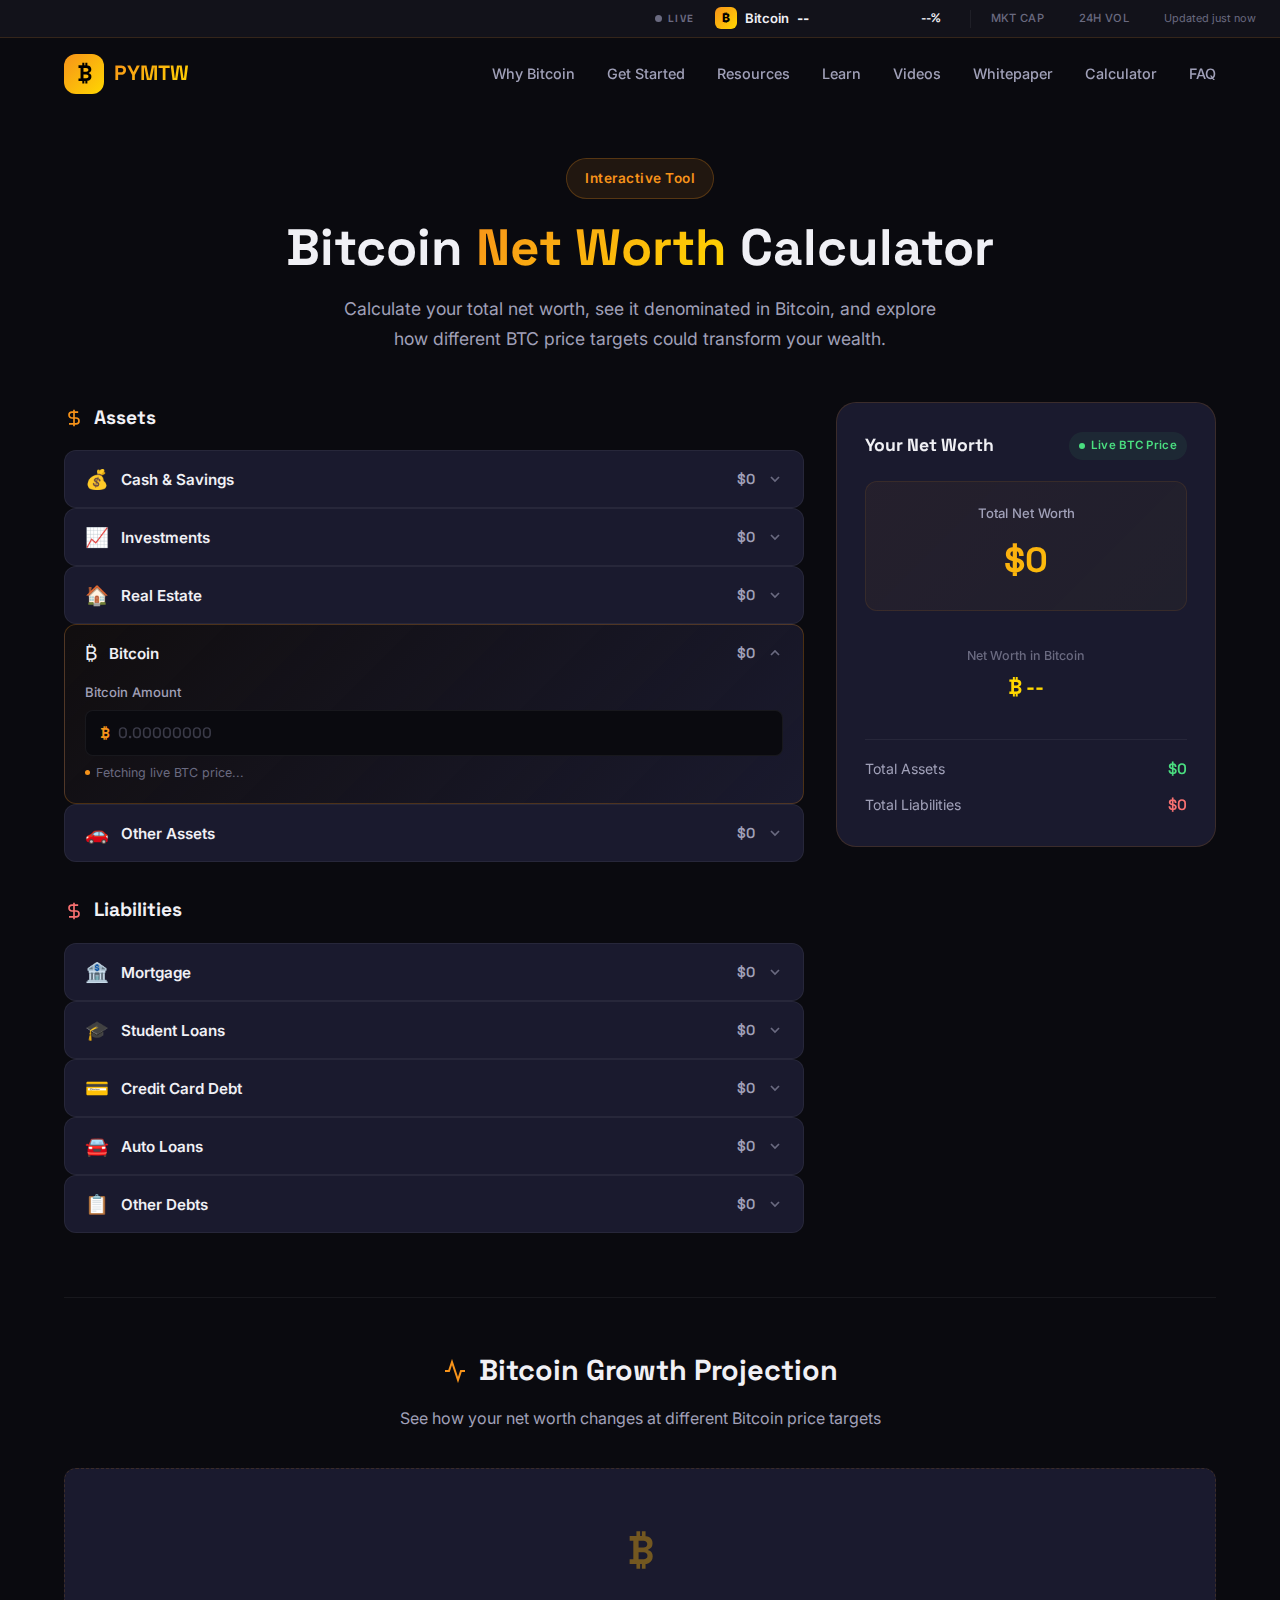
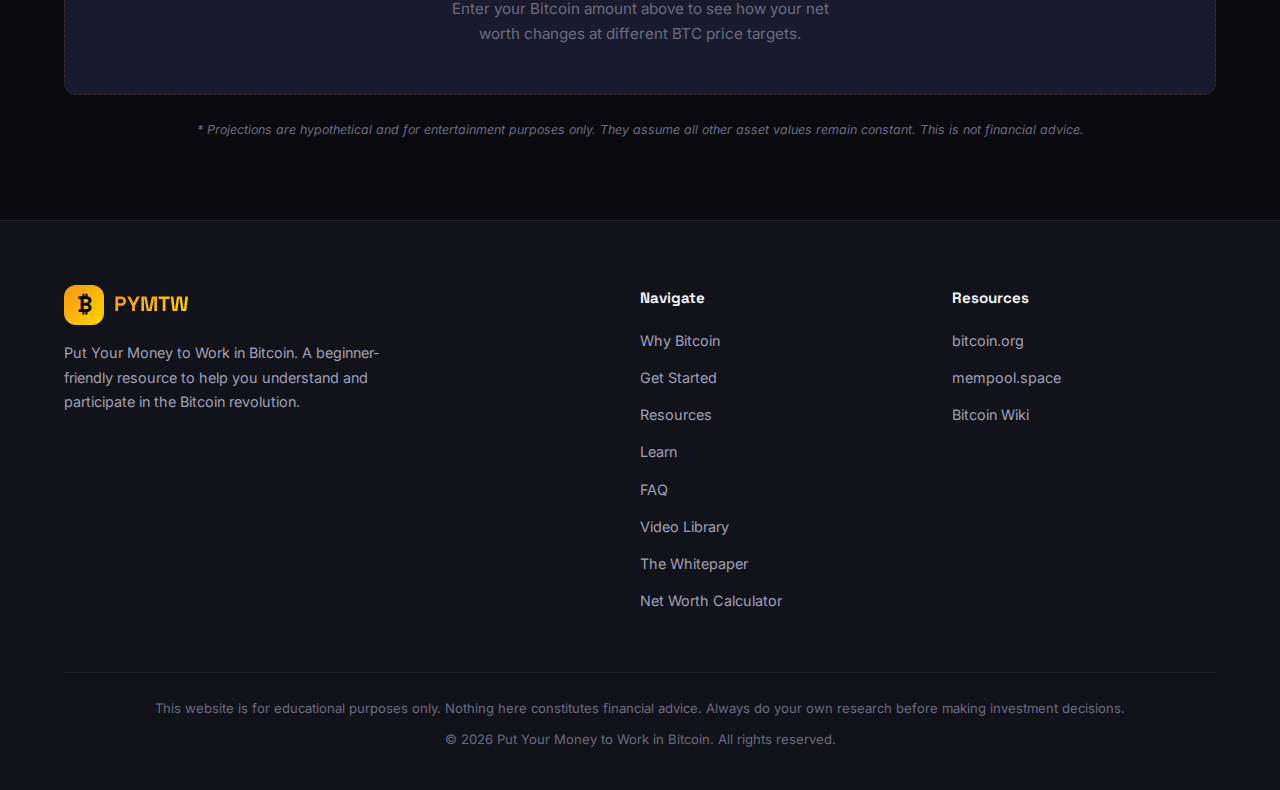
<file: calculator.html>
<!DOCTYPE html>
<html lang="en">
<head>
  <meta charset="UTF-8">
  <meta name="viewport" content="width=device-width, initial-scale=1.0">
  <title>Bitcoin Net Worth Calculator | PYMTW</title>
  <link rel="stylesheet" href="styles.css">
  <link rel="stylesheet" href="calculator.css">
  <link rel="preconnect" href="https://fonts.googleapis.com">
  <link rel="preconnect" href="https://fonts.gstatic.com" crossorigin>
  <link href="https://fonts.googleapis.com/css2?family=Inter:wght@300;400;500;600;700;800;900&family=Space+Grotesk:wght@400;500;600;700&display=swap" rel="stylesheet">
</head>
<body>
  <!-- Live Bitcoin Price Bar -->
  <div class="btc-price-bar" id="btc-price-bar">
    <div class="btc-price-bar-inner">
      <div class="btc-price-live-indicator">
        <span class="btc-live-dot"></span>
        <span class="btc-live-text">LIVE</span>
      </div>
      <div class="btc-price-main">
        <span class="btc-price-icon">₿</span>
        <span class="btc-price-label">Bitcoin</span>
        <span class="btc-price-value" id="btc-price-value">--</span>
      </div>
      <div class="btc-price-change" id="btc-price-change">
        <span class="btc-change-arrow" id="btc-change-arrow"></span>
        <span class="btc-change-value" id="btc-change-value">--%</span>
      </div>
      <div class="btc-price-divider"></div>
      <div class="btc-price-stat">
        <span class="btc-stat-label">Mkt Cap</span>
        <span class="btc-stat-value" id="btc-market-cap">--</span>
      </div>
      <div class="btc-price-stat btc-stat-desktop">
        <span class="btc-stat-label">24h Vol</span>
        <span class="btc-stat-value" id="btc-volume">--</span>
      </div>
      <div class="btc-price-updated" id="btc-price-updated">
        <span>Updated just now</span>
      </div>
    </div>
  </div>

  <!-- Navigation -->
  <nav class="navbar" id="navbar">
    <div class="nav-container">
      <a href="index.html" class="nav-logo">
        <span class="logo-icon">₿</span>
        <span class="logo-text">PYMTW</span>
      </a>
      <ul class="nav-links" id="nav-links">
        <li><a href="index.html#why-bitcoin">Why Bitcoin</a></li>
        <li><a href="index.html#getting-started">Get Started</a></li>
        <li><a href="index.html#resources">Resources</a></li>
        <li><a href="index.html#learn">Learn</a></li>
        <li><a href="videos.html">Videos</a></li>
        <li><a href="whitepaper.html">Whitepaper</a></li>
        <li><a href="calculator.html" class="nav-active">Calculator</a></li>
        <li><a href="index.html#faq">FAQ</a></li>
      </ul>
      <button class="nav-toggle" id="nav-toggle" aria-label="Toggle menu">
        <span></span><span></span><span></span>
      </button>
    </div>
  </nav>

  <!-- Calculator Hero -->
  <section class="calc-hero">
    <div class="container">
      <div class="calc-hero-badge">Interactive Tool</div>
      <h1 class="calc-hero-title">
        Bitcoin <span class="gradient-text">Net Worth</span> Calculator
      </h1>
      <p class="calc-hero-subtitle">
        Calculate your total net worth, see it denominated in Bitcoin, and explore how different BTC price targets could transform your wealth.
      </p>
    </div>
  </section>

  <!-- Calculator Section -->
  <section class="calc-section">
    <div class="container">
      <div class="calc-layout">

        <!-- Left Column: Inputs -->
        <div class="calc-inputs">

          <!-- Assets -->
          <div class="calc-group">
            <h2 class="calc-group-title">
              <svg width="20" height="20" viewBox="0 0 24 24" fill="none" stroke="currentColor" stroke-width="2"><path d="M12 2v20M17 5H9.5a3.5 3.5 0 000 7h5a3.5 3.5 0 010 7H6"/></svg>
              Assets
            </h2>

            <!-- Cash & Savings -->
            <div class="calc-category" data-category="cash">
              <button class="calc-category-header" type="button">
                <div class="calc-category-left">
                  <span class="calc-category-icon">💰</span>
                  <span class="calc-category-name">Cash &amp; Savings</span>
                </div>
                <div class="calc-category-right">
                  <span class="calc-category-total" data-total="cash">$0</span>
                  <svg class="calc-chevron" width="16" height="16" viewBox="0 0 24 24" fill="none" stroke="currentColor" stroke-width="2.5"><path d="M6 9l6 6 6-6"/></svg>
                </div>
              </button>
              <div class="calc-category-body">
                <div class="calc-field">
                  <label>Checking Account</label>
                  <div class="calc-input-wrap">
                    <span class="calc-input-prefix">$</span>
                    <input type="number" data-asset="cash" placeholder="0" min="0" step="any">
                  </div>
                </div>
                <div class="calc-field">
                  <label>Savings Account</label>
                  <div class="calc-input-wrap">
                    <span class="calc-input-prefix">$</span>
                    <input type="number" data-asset="cash" placeholder="0" min="0" step="any">
                  </div>
                </div>
                <div class="calc-field">
                  <label>Emergency Fund</label>
                  <div class="calc-input-wrap">
                    <span class="calc-input-prefix">$</span>
                    <input type="number" data-asset="cash" placeholder="0" min="0" step="any">
                  </div>
                </div>
              </div>
            </div>

            <!-- Investments -->
            <div class="calc-category" data-category="investments">
              <button class="calc-category-header" type="button">
                <div class="calc-category-left">
                  <span class="calc-category-icon">📈</span>
                  <span class="calc-category-name">Investments</span>
                </div>
                <div class="calc-category-right">
                  <span class="calc-category-total" data-total="investments">$0</span>
                  <svg class="calc-chevron" width="16" height="16" viewBox="0 0 24 24" fill="none" stroke="currentColor" stroke-width="2.5"><path d="M6 9l6 6 6-6"/></svg>
                </div>
              </button>
              <div class="calc-category-body">
                <div class="calc-field">
                  <label>Stocks / ETFs</label>
                  <div class="calc-input-wrap">
                    <span class="calc-input-prefix">$</span>
                    <input type="number" data-asset="investments" placeholder="0" min="0" step="any">
                  </div>
                </div>
                <div class="calc-field">
                  <label>401(k) / IRA</label>
                  <div class="calc-input-wrap">
                    <span class="calc-input-prefix">$</span>
                    <input type="number" data-asset="investments" placeholder="0" min="0" step="any">
                  </div>
                </div>
                <div class="calc-field">
                  <label>Bonds / Fixed Income</label>
                  <div class="calc-input-wrap">
                    <span class="calc-input-prefix">$</span>
                    <input type="number" data-asset="investments" placeholder="0" min="0" step="any">
                  </div>
                </div>
                <div class="calc-field">
                  <label>Other Investments</label>
                  <div class="calc-input-wrap">
                    <span class="calc-input-prefix">$</span>
                    <input type="number" data-asset="investments" placeholder="0" min="0" step="any">
                  </div>
                </div>
              </div>
            </div>

            <!-- Real Estate -->
            <div class="calc-category" data-category="realestate">
              <button class="calc-category-header" type="button">
                <div class="calc-category-left">
                  <span class="calc-category-icon">🏠</span>
                  <span class="calc-category-name">Real Estate</span>
                </div>
                <div class="calc-category-right">
                  <span class="calc-category-total" data-total="realestate">$0</span>
                  <svg class="calc-chevron" width="16" height="16" viewBox="0 0 24 24" fill="none" stroke="currentColor" stroke-width="2.5"><path d="M6 9l6 6 6-6"/></svg>
                </div>
              </button>
              <div class="calc-category-body">
                <div class="calc-field">
                  <label>Primary Home Value</label>
                  <div class="calc-input-wrap">
                    <span class="calc-input-prefix">$</span>
                    <input type="number" data-asset="realestate" placeholder="0" min="0" step="any">
                  </div>
                </div>
                <div class="calc-field">
                  <label>Rental / Investment Properties</label>
                  <div class="calc-input-wrap">
                    <span class="calc-input-prefix">$</span>
                    <input type="number" data-asset="realestate" placeholder="0" min="0" step="any">
                  </div>
                </div>
              </div>
            </div>

            <!-- Bitcoin -->
            <div class="calc-category calc-category-btc open" data-category="bitcoin">
              <button class="calc-category-header" type="button">
                <div class="calc-category-left">
                  <span class="calc-category-icon">₿</span>
                  <span class="calc-category-name">Bitcoin</span>
                </div>
                <div class="calc-category-right">
                  <span class="calc-category-total" data-total="bitcoin">$0</span>
                  <svg class="calc-chevron" width="16" height="16" viewBox="0 0 24 24" fill="none" stroke="currentColor" stroke-width="2.5"><path d="M6 9l6 6 6-6"/></svg>
                </div>
              </button>
              <div class="calc-category-body">
                <div class="calc-field">
                  <label>Bitcoin Amount</label>
                  <div class="calc-input-wrap calc-input-btc">
                    <span class="calc-input-prefix">₿</span>
                    <input type="number" id="btc-amount-input" data-asset="bitcoin" placeholder="0.00000000" min="0" step="any">
                  </div>
                  <div class="calc-field-hint">
                    <span class="calc-hint-dot"></span>
                    <span id="btc-usd-hint">Enter your BTC to see USD value</span>
                  </div>
                </div>
              </div>
            </div>

            <!-- Other Assets -->
            <div class="calc-category" data-category="other">
              <button class="calc-category-header" type="button">
                <div class="calc-category-left">
                  <span class="calc-category-icon">🚗</span>
                  <span class="calc-category-name">Other Assets</span>
                </div>
                <div class="calc-category-right">
                  <span class="calc-category-total" data-total="other">$0</span>
                  <svg class="calc-chevron" width="16" height="16" viewBox="0 0 24 24" fill="none" stroke="currentColor" stroke-width="2.5"><path d="M6 9l6 6 6-6"/></svg>
                </div>
              </button>
              <div class="calc-category-body">
                <div class="calc-field">
                  <label>Vehicles</label>
                  <div class="calc-input-wrap">
                    <span class="calc-input-prefix">$</span>
                    <input type="number" data-asset="other" placeholder="0" min="0" step="any">
                  </div>
                </div>
                <div class="calc-field">
                  <label>Valuables / Collectibles</label>
                  <div class="calc-input-wrap">
                    <span class="calc-input-prefix">$</span>
                    <input type="number" data-asset="other" placeholder="0" min="0" step="any">
                  </div>
                </div>
              </div>
            </div>
          </div>

          <!-- Liabilities -->
          <div class="calc-group calc-group-liabilities">
            <h2 class="calc-group-title">
              <svg width="20" height="20" viewBox="0 0 24 24" fill="none" stroke="currentColor" stroke-width="2"><path d="M12 2v20M17 5H9.5a3.5 3.5 0 000 7h5a3.5 3.5 0 010 7H6"/></svg>
              Liabilities
            </h2>

            <!-- Mortgage -->
            <div class="calc-category" data-category="mortgage">
              <button class="calc-category-header" type="button">
                <div class="calc-category-left">
                  <span class="calc-category-icon">🏦</span>
                  <span class="calc-category-name">Mortgage</span>
                </div>
                <div class="calc-category-right">
                  <span class="calc-category-total" data-total="mortgage">$0</span>
                  <svg class="calc-chevron" width="16" height="16" viewBox="0 0 24 24" fill="none" stroke="currentColor" stroke-width="2.5"><path d="M6 9l6 6 6-6"/></svg>
                </div>
              </button>
              <div class="calc-category-body">
                <div class="calc-field">
                  <label>Mortgage Balance</label>
                  <div class="calc-input-wrap">
                    <span class="calc-input-prefix">$</span>
                    <input type="number" data-liability="mortgage" placeholder="0" min="0" step="any">
                  </div>
                </div>
              </div>
            </div>

            <!-- Student Loans -->
            <div class="calc-category" data-category="student">
              <button class="calc-category-header" type="button">
                <div class="calc-category-left">
                  <span class="calc-category-icon">🎓</span>
                  <span class="calc-category-name">Student Loans</span>
                </div>
                <div class="calc-category-right">
                  <span class="calc-category-total" data-total="student">$0</span>
                  <svg class="calc-chevron" width="16" height="16" viewBox="0 0 24 24" fill="none" stroke="currentColor" stroke-width="2.5"><path d="M6 9l6 6 6-6"/></svg>
                </div>
              </button>
              <div class="calc-category-body">
                <div class="calc-field">
                  <label>Student Loan Balance</label>
                  <div class="calc-input-wrap">
                    <span class="calc-input-prefix">$</span>
                    <input type="number" data-liability="student" placeholder="0" min="0" step="any">
                  </div>
                </div>
              </div>
            </div>

            <!-- Credit Card Debt -->
            <div class="calc-category" data-category="creditcard">
              <button class="calc-category-header" type="button">
                <div class="calc-category-left">
                  <span class="calc-category-icon">💳</span>
                  <span class="calc-category-name">Credit Card Debt</span>
                </div>
                <div class="calc-category-right">
                  <span class="calc-category-total" data-total="creditcard">$0</span>
                  <svg class="calc-chevron" width="16" height="16" viewBox="0 0 24 24" fill="none" stroke="currentColor" stroke-width="2.5"><path d="M6 9l6 6 6-6"/></svg>
                </div>
              </button>
              <div class="calc-category-body">
                <div class="calc-field">
                  <label>Credit Card Balance</label>
                  <div class="calc-input-wrap">
                    <span class="calc-input-prefix">$</span>
                    <input type="number" data-liability="creditcard" placeholder="0" min="0" step="any">
                  </div>
                </div>
              </div>
            </div>

            <!-- Auto Loans -->
            <div class="calc-category" data-category="auto">
              <button class="calc-category-header" type="button">
                <div class="calc-category-left">
                  <span class="calc-category-icon">🚘</span>
                  <span class="calc-category-name">Auto Loans</span>
                </div>
                <div class="calc-category-right">
                  <span class="calc-category-total" data-total="auto">$0</span>
                  <svg class="calc-chevron" width="16" height="16" viewBox="0 0 24 24" fill="none" stroke="currentColor" stroke-width="2.5"><path d="M6 9l6 6 6-6"/></svg>
                </div>
              </button>
              <div class="calc-category-body">
                <div class="calc-field">
                  <label>Auto Loan Balance</label>
                  <div class="calc-input-wrap">
                    <span class="calc-input-prefix">$</span>
                    <input type="number" data-liability="auto" placeholder="0" min="0" step="any">
                  </div>
                </div>
              </div>
            </div>

            <!-- Other Debts -->
            <div class="calc-category" data-category="otherdebts">
              <button class="calc-category-header" type="button">
                <div class="calc-category-left">
                  <span class="calc-category-icon">📋</span>
                  <span class="calc-category-name">Other Debts</span>
                </div>
                <div class="calc-category-right">
                  <span class="calc-category-total" data-total="otherdebts">$0</span>
                  <svg class="calc-chevron" width="16" height="16" viewBox="0 0 24 24" fill="none" stroke="currentColor" stroke-width="2.5"><path d="M6 9l6 6 6-6"/></svg>
                </div>
              </button>
              <div class="calc-category-body">
                <div class="calc-field">
                  <label>Other Debt Balance</label>
                  <div class="calc-input-wrap">
                    <span class="calc-input-prefix">$</span>
                    <input type="number" data-liability="otherdebts" placeholder="0" min="0" step="any">
                  </div>
                </div>
              </div>
            </div>
          </div>
        </div>

        <!-- Right Column: Results Panel -->
        <div class="calc-results">
          <div class="calc-results-inner">
            <div class="calc-results-header">
              <h3>Your Net Worth</h3>
              <div class="calc-live-badge">
                <span class="calc-live-dot"></span>
                Live BTC Price
              </div>
            </div>

            <!-- Net Worth Display -->
            <div class="calc-net-worth">
              <div class="calc-net-worth-label">Total Net Worth</div>
              <div class="calc-net-worth-value" id="calc-net-worth">$0</div>
            </div>

            <!-- BTC Denomination -->
            <div class="calc-btc-worth">
              <div class="calc-btc-worth-label">Net Worth in Bitcoin</div>
              <div class="calc-btc-worth-value" id="calc-btc-worth">₿ 0.0000</div>
            </div>

            <!-- Totals Breakdown -->
            <div class="calc-totals">
              <div class="calc-total-row calc-total-assets">
                <span class="calc-total-label">Total Assets</span>
                <span class="calc-total-value" id="calc-total-assets">$0</span>
              </div>
              <div class="calc-total-row calc-total-liabilities">
                <span class="calc-total-label">Total Liabilities</span>
                <span class="calc-total-value" id="calc-total-liabilities">$0</span>
              </div>
            </div>

            <!-- Bitcoin Allocation Bar -->
            <div class="calc-allocation" id="calc-allocation" style="display: none;">
              <div class="calc-allocation-header">
                <span>Bitcoin Allocation</span>
                <span class="calc-allocation-pct" id="calc-btc-pct">0%</span>
              </div>
              <div class="calc-allocation-bar">
                <div class="calc-allocation-fill" id="calc-allocation-fill" style="width: 0%"></div>
              </div>
            </div>

            <!-- Asset Breakdown Bar -->
            <div class="calc-breakdown" id="calc-breakdown" style="display: none;">
              <div class="calc-breakdown-title">Asset Breakdown</div>
              <div class="calc-breakdown-bar" id="calc-breakdown-bar"></div>
              <div class="calc-breakdown-legend" id="calc-breakdown-legend"></div>
            </div>
          </div>
        </div>
      </div>

      <!-- Bitcoin Growth Projection -->
      <div class="calc-projection" id="calc-projection">
        <div class="calc-projection-header">
          <h2 class="calc-projection-title">
            <svg width="24" height="24" viewBox="0 0 24 24" fill="none" stroke="currentColor" stroke-width="2"><path d="M22 12h-4l-3 9L9 3l-3 9H2"/></svg>
            Bitcoin Growth Projection
          </h2>
          <p class="calc-projection-subtitle">See how your net worth changes at different Bitcoin price targets</p>
        </div>
        <div class="calc-projection-grid" id="calc-projection-grid">
          <!-- Projection cards generated by JS -->
        </div>
        <p class="calc-projection-disclaimer">
          * Projections are hypothetical and for entertainment purposes only. They assume all other asset values remain constant. This is not financial advice.
        </p>
      </div>
    </div>
  </section>

  <!-- Footer -->
  <footer class="footer">
    <div class="container">
      <div class="footer-grid">
        <div class="footer-brand">
          <a href="index.html" class="nav-logo">
            <span class="logo-icon">₿</span>
            <span class="logo-text">PYMTW</span>
          </a>
          <p>Put Your Money to Work in Bitcoin. A beginner-friendly resource to help you understand and participate in the Bitcoin revolution.</p>
        </div>
        <div class="footer-links">
          <h4>Navigate</h4>
          <ul>
            <li><a href="index.html#why-bitcoin">Why Bitcoin</a></li>
            <li><a href="index.html#getting-started">Get Started</a></li>
            <li><a href="index.html#resources">Resources</a></li>
            <li><a href="index.html#learn">Learn</a></li>
            <li><a href="index.html#faq">FAQ</a></li>
            <li><a href="videos.html">Video Library</a></li>
            <li><a href="whitepaper.html">The Whitepaper</a></li>
            <li><a href="calculator.html">Net Worth Calculator</a></li>
          </ul>
        </div>
        <div class="footer-links">
          <h4>Resources</h4>
          <ul>
            <li><a href="https://bitcoin.org" target="_blank" rel="noopener">bitcoin.org</a></li>
            <li><a href="https://mempool.space" target="_blank" rel="noopener">mempool.space</a></li>
            <li><a href="https://en.bitcoin.it/wiki/Main_Page" target="_blank" rel="noopener">Bitcoin Wiki</a></li>
          </ul>
        </div>
      </div>
      <div class="footer-bottom">
        <p>This website is for educational purposes only. Nothing here constitutes financial advice. Always do your own research before making investment decisions.</p>
        <p class="footer-copy">&copy; 2026 Put Your Money to Work in Bitcoin. All rights reserved.</p>
      </div>
    </div>
  </footer>

  <script src="calculator.js"></script>
</body>
</html>
</file>
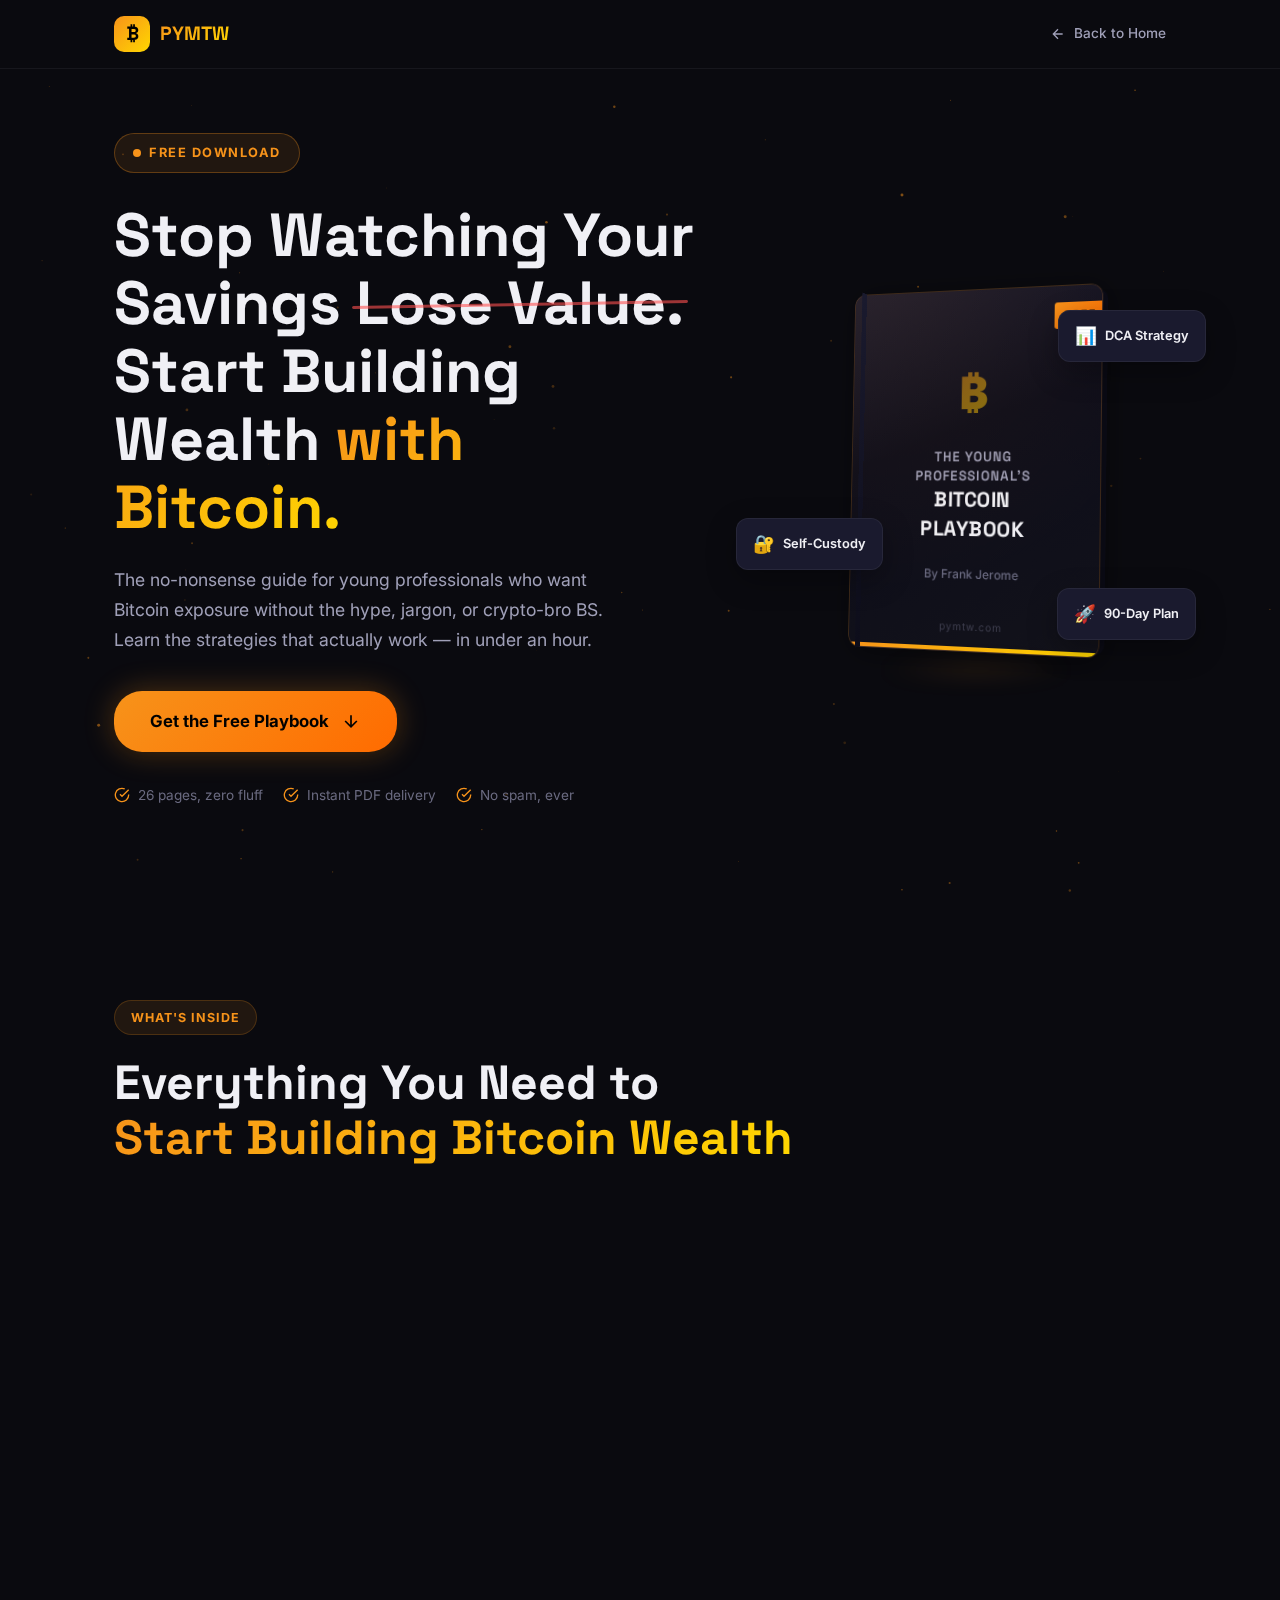
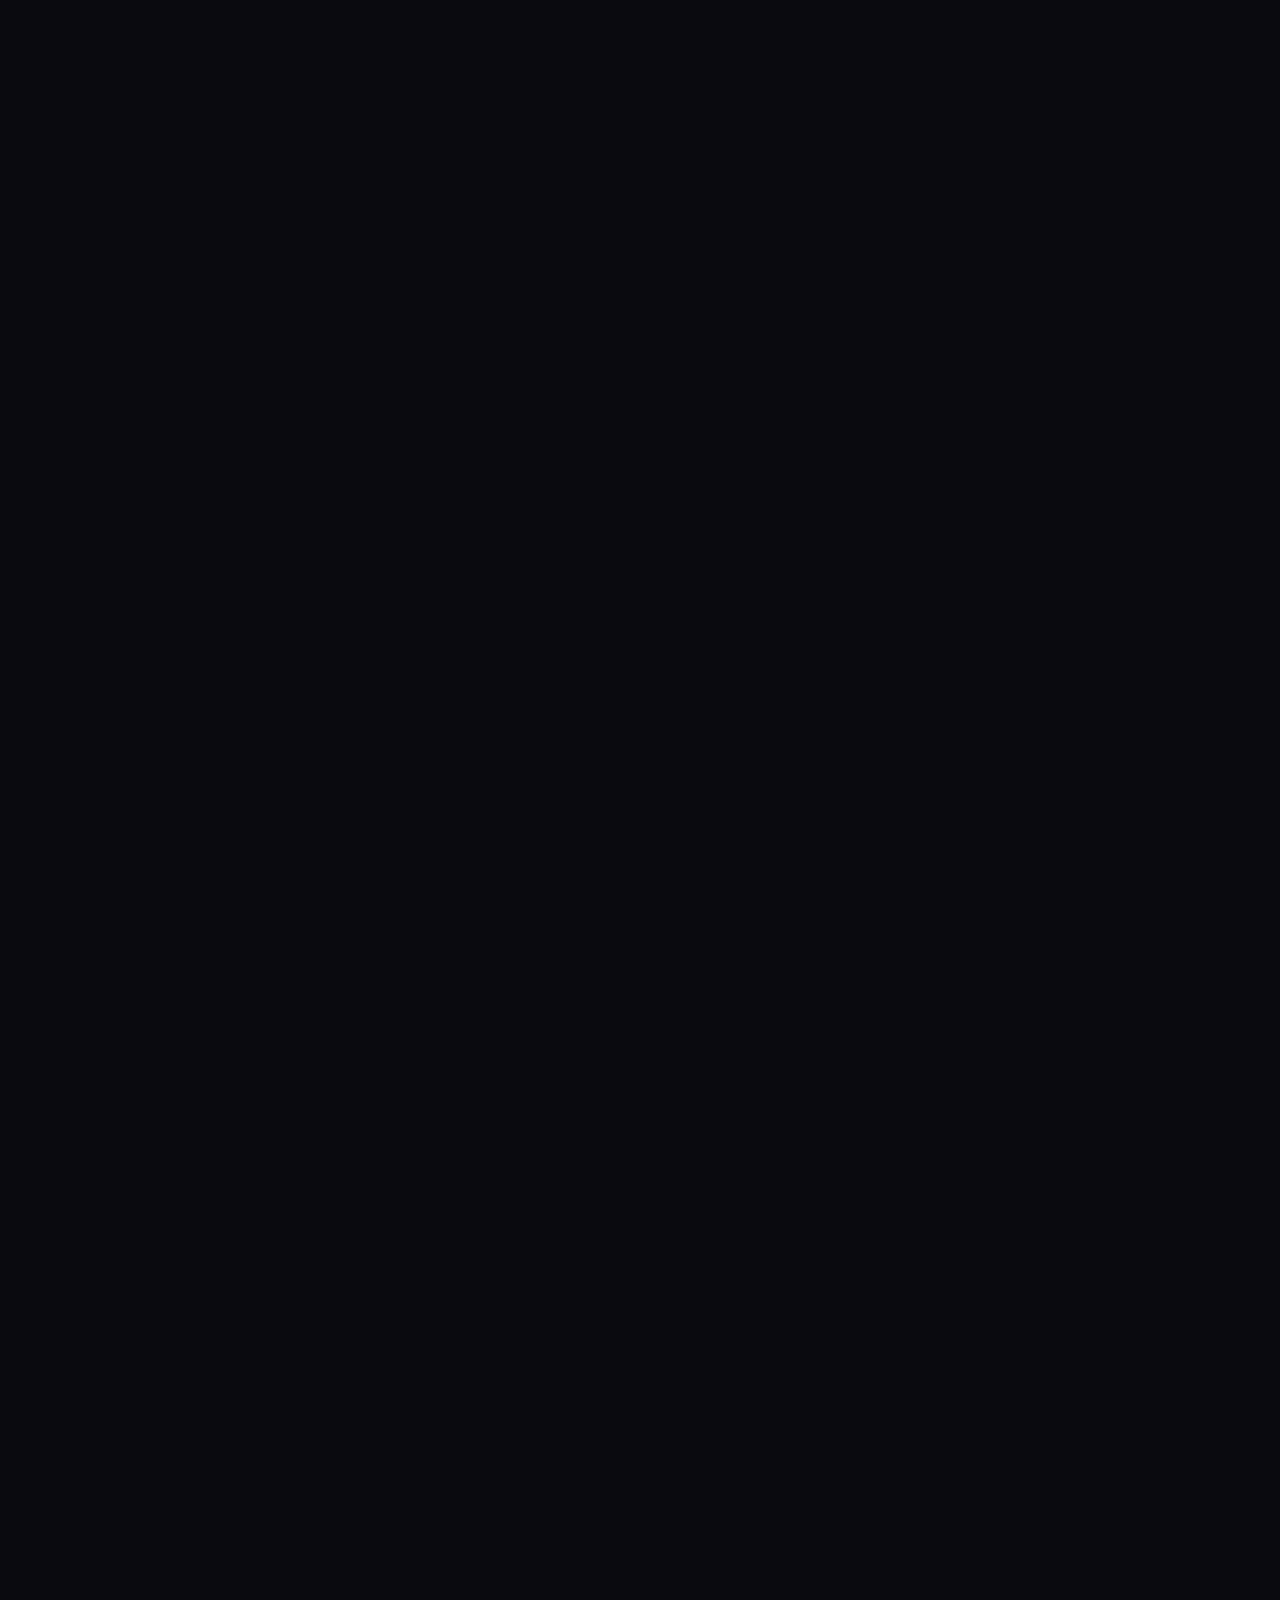
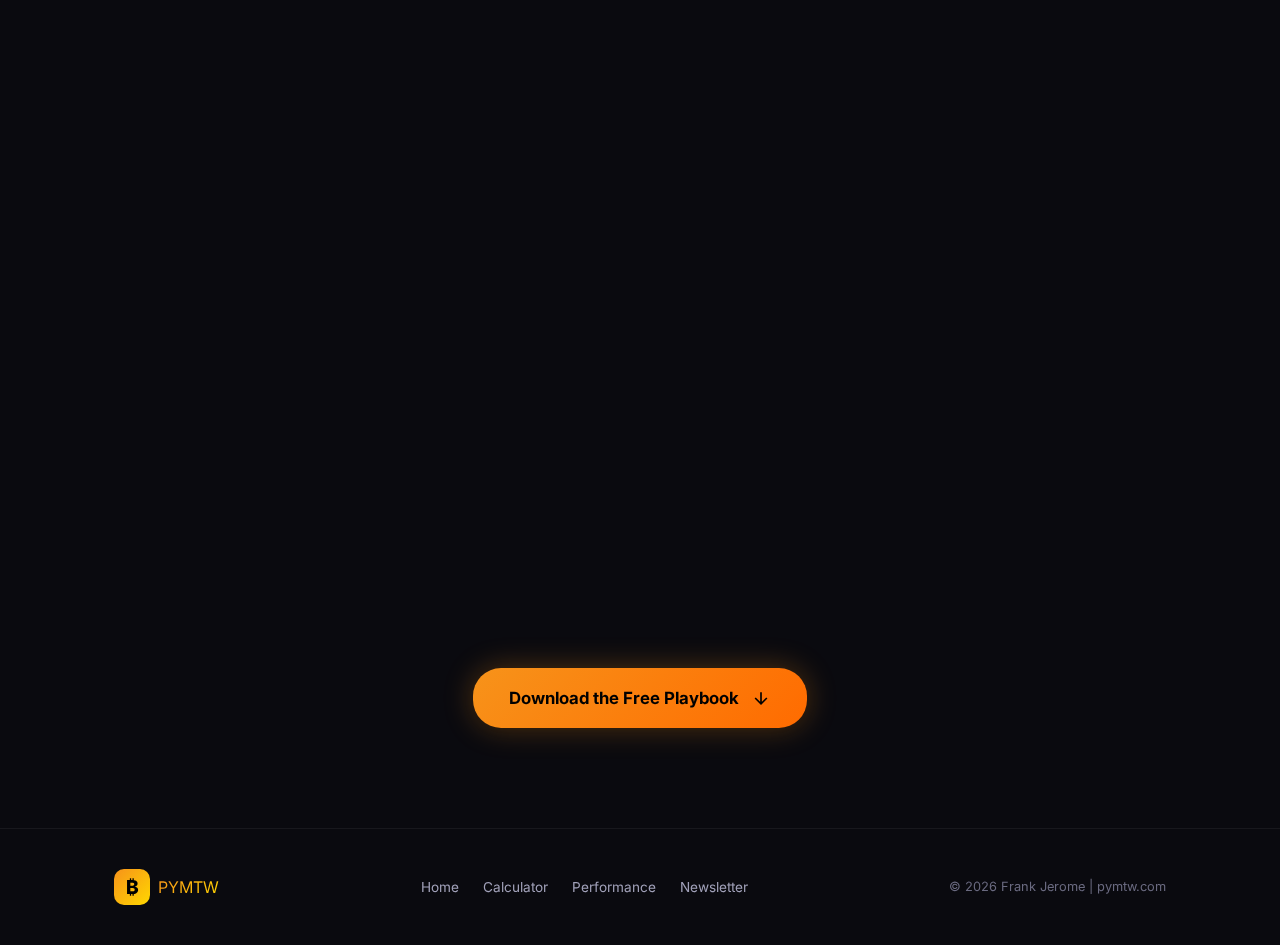
<file: playbook.html>
<!DOCTYPE html>
<html lang="en">
<head>
  <meta charset="UTF-8">
  <meta name="viewport" content="width=device-width, initial-scale=1.0">
  <title>The Young Professional's Bitcoin Playbook | Free Download — PYMTW</title>
  <meta name="description" content="Get the no-nonsense guide to building wealth with Bitcoin. Learn DCA, self-custody, MSTR/STRC strategies, and the 90-day action plan. Free PDF.">
  <meta property="og:title" content="The Young Professional's Bitcoin Playbook | Free Download">
  <meta property="og:description" content="Stop watching your savings lose value. The no-nonsense guide for young professionals who want Bitcoin exposure without the hype.">
  <meta property="og:type" content="website">
  <meta property="og:url" content="https://pymtw.com/playbook">
  <meta name="twitter:card" content="summary_large_image">
  <link rel="preconnect" href="https://fonts.googleapis.com">
  <link rel="preconnect" href="https://fonts.gstatic.com" crossorigin>
  <link href="https://fonts.googleapis.com/css2?family=Inter:wght@300;400;500;600;700;800;900&family=Space+Grotesk:wght@400;500;600;700&display=swap" rel="stylesheet">
  <link rel="stylesheet" href="playbook.css">
</head>
<body>

  <!-- Floating particles background -->
  <canvas id="pb-particles"></canvas>

  <!-- Minimal nav -->
  <nav class="pb-nav">
    <div class="pb-nav-inner">
      <a href="/" class="pb-logo">
        <span class="pb-logo-icon">₿</span>
        <span class="pb-logo-text">PYMTW</span>
      </a>
      <a href="/" class="pb-nav-back">
        <svg width="16" height="16" viewBox="0 0 24 24" fill="none" stroke="currentColor" stroke-width="2"><path d="M19 12H5M12 19l-7-7 7-7"/></svg>
        Back to Home
      </a>
    </div>
  </nav>

  <!-- ===== HERO ===== -->
  <section class="pb-hero">
    <div class="pb-hero-content">
      <div class="pb-hero-badge">
        <span class="pb-badge-dot"></span>
        FREE DOWNLOAD
      </div>
      <h1 class="pb-hero-title">
        Stop Watching Your Savings <span class="pb-text-strike">Lose Value.</span><br>
        Start Building Wealth <span class="pb-gradient-text">with Bitcoin.</span>
      </h1>
      <p class="pb-hero-sub">
        The no-nonsense guide for young professionals who want Bitcoin exposure
        without the hype, jargon, or crypto-bro BS. Learn the strategies that
        actually work — in under an hour.
      </p>
      <a href="#get-playbook" class="pb-hero-cta">
        <span>Get the Free Playbook</span>
        <svg width="20" height="20" viewBox="0 0 24 24" fill="none" stroke="currentColor" stroke-width="2"><path d="M12 5v14M5 12l7 7 7-7"/></svg>
      </a>
      <div class="pb-hero-proof">
        <div class="pb-proof-item">
          <svg width="16" height="16" viewBox="0 0 24 24" fill="none" stroke="currentColor" stroke-width="2"><path d="M22 11.08V12a10 10 0 11-5.93-9.14"/><path d="M22 4L12 14.01l-3-3"/></svg>
          <span>26 pages, zero fluff</span>
        </div>
        <div class="pb-proof-item">
          <svg width="16" height="16" viewBox="0 0 24 24" fill="none" stroke="currentColor" stroke-width="2"><path d="M22 11.08V12a10 10 0 11-5.93-9.14"/><path d="M22 4L12 14.01l-3-3"/></svg>
          <span>Instant PDF delivery</span>
        </div>
        <div class="pb-proof-item">
          <svg width="16" height="16" viewBox="0 0 24 24" fill="none" stroke="currentColor" stroke-width="2"><path d="M22 11.08V12a10 10 0 11-5.93-9.14"/><path d="M22 4L12 14.01l-3-3"/></svg>
          <span>No spam, ever</span>
        </div>
      </div>
    </div>
    <div class="pb-hero-visual">
      <div class="pb-book-wrapper">
        <div class="pb-book">
          <div class="pb-book-front">
            <div class="pb-book-cover">
              <div class="pb-book-tag">FREE</div>
              <div class="pb-book-icon">₿</div>
              <div class="pb-book-title-text">THE YOUNG<br>PROFESSIONAL'S<br><strong>BITCOIN<br>PLAYBOOK</strong></div>
              <div class="pb-book-author">By Frank Jerome</div>
              <div class="pb-book-footer">pymtw.com</div>
            </div>
          </div>
          <div class="pb-book-spine"></div>
          <div class="pb-book-back"></div>
        </div>
        <div class="pb-book-shadow"></div>
      </div>
      <div class="pb-float-badge pb-float-1">
        <span class="pb-float-emoji">📊</span>
        <span>DCA Strategy</span>
      </div>
      <div class="pb-float-badge pb-float-2">
        <span class="pb-float-emoji">🔐</span>
        <span>Self-Custody</span>
      </div>
      <div class="pb-float-badge pb-float-3">
        <span class="pb-float-emoji">🚀</span>
        <span>90-Day Plan</span>
      </div>
    </div>
  </section>

  <!-- ===== WHAT'S INSIDE ===== -->
  <section class="pb-benefits">
    <div class="pb-container">
      <div class="pb-section-tag">What's Inside</div>
      <h2 class="pb-section-title">Everything You Need to<br><span class="pb-gradient-text">Start Building Bitcoin Wealth</span></h2>
      <div class="pb-benefits-grid">
        <div class="pb-benefit-card">
          <div class="pb-benefit-num">01</div>
          <div class="pb-benefit-icon">
            <svg width="28" height="28" viewBox="0 0 24 24" fill="none" stroke="currentColor" stroke-width="1.5"><path d="M12 22s8-4 8-10V5l-8-3-8 3v7c0 6 8 10 8 10z"/></svg>
          </div>
          <h3>Why Bitcoin Matters for Wealth Building</h3>
          <p>Understand how it fits into your financial strategy — without drinking the Kool-Aid.</p>
        </div>
        <div class="pb-benefit-card">
          <div class="pb-benefit-num">02</div>
          <div class="pb-benefit-icon">
            <svg width="28" height="28" viewBox="0 0 24 24" fill="none" stroke="currentColor" stroke-width="1.5"><circle cx="12" cy="12" r="10"/><path d="M12 6v6l4 2"/></svg>
          </div>
          <h3>Start Buying Bitcoin in 15 Minutes</h3>
          <p>Set up dollar-cost averaging and remove emotional decisions from investing.</p>
        </div>
        <div class="pb-benefit-card">
          <div class="pb-benefit-num">03</div>
          <div class="pb-benefit-icon">
            <svg width="28" height="28" viewBox="0 0 24 24" fill="none" stroke="currentColor" stroke-width="1.5"><rect x="3" y="11" width="18" height="11" rx="2" ry="2"/><path d="M7 11V7a5 5 0 0110 0v4"/></svg>
          </div>
          <h3>Self-Custody in 4 Simple Steps</h3>
          <p>Take control of your Bitcoin so no exchange can freeze your account or go bankrupt.</p>
        </div>
        <div class="pb-benefit-card">
          <div class="pb-benefit-num">04</div>
          <div class="pb-benefit-icon">
            <svg width="28" height="28" viewBox="0 0 24 24" fill="none" stroke="currentColor" stroke-width="1.5"><path d="M14 2H6a2 2 0 00-2 2v16a2 2 0 002 2h12a2 2 0 002-2V8z"/><path d="M14 2v6h6"/><path d="M16 13H8M16 17H8M10 9H8"/></svg>
          </div>
          <h3>Bitcoin Tax Strategies</h3>
          <p>Understand how Bitcoin is taxed and the strategies to minimize your tax burden legally.</p>
        </div>
        <div class="pb-benefit-card pb-benefit-highlight">
          <div class="pb-benefit-num">05</div>
          <div class="pb-benefit-icon">
            <svg width="28" height="28" viewBox="0 0 24 24" fill="none" stroke="currentColor" stroke-width="1.5"><path d="M13 2L3 14h9l-1 8 10-12h-9l1-8z"/></svg>
          </div>
          <h3>The 90-Day Action Plan</h3>
          <p>Stop overthinking. Follow the roadmap and start building wealth this month.</p>
        </div>
      </div>
    </div>
  </section>

  <!-- ===== EMAIL CAPTURE ===== -->
  <section class="pb-capture" id="get-playbook">
    <div class="pb-container">
      <div class="pb-capture-box">
        <div class="pb-capture-glow"></div>
        <div class="pb-capture-content">
          <div class="pb-capture-icon">
            <svg width="40" height="40" viewBox="0 0 24 24" fill="none" stroke="currentColor" stroke-width="1.5"><path d="M4 4h16c1.1 0 2 .9 2 2v12c0 1.1-.9 2-2 2H4c-1.1 0-2-.9-2-2V6c0-1.1.9-2 2-2z"/><path d="M22 6l-10 7L2 6"/></svg>
          </div>
          <h2 class="pb-capture-title">Get Your Free Bitcoin Playbook</h2>
          <p class="pb-capture-sub">Enter your email to receive instant access to the PDF:</p>

          <!-- BEEHIIV SUBSCRIPTION FORM -->
          <div class="pb-form-wrapper">
            <form class="pb-newsletter-form" id="pb-newsletter-form" action="https://subscribe-forms.beehiiv.com/api/submit" method="post">
              <input type="hidden" name="form_id" value="b4a2c81e-45db-403c-8b9d-9e317a677a67">
              <input type="hidden" name="utm_source" value="">
              <input type="hidden" name="utm_medium" value="">
              <input type="hidden" name="utm_campaign" value="">
              <input type="hidden" name="referrer" value="">
              <div class="pb-form-row">
                <input type="email" name="form[email]" placeholder="Enter your email" required class="pb-email-input" id="pb-email-input">
                <button type="submit" class="pb-submit-btn">
                  <span>Send Me The Playbook</span>
                  <svg width="16" height="16" viewBox="0 0 24 24" fill="none" stroke="currentColor" stroke-width="2"><path d="M5 12h14M12 5l7 7-7 7"/></svg>
                </button>
              </div>
              <p class="pb-form-status" id="pb-form-status"></p>
            </form>
          </div>

          <div class="pb-trust-signals">
            <span><svg width="14" height="14" viewBox="0 0 24 24" fill="none" stroke="currentColor" stroke-width="2"><path d="M22 11.08V12a10 10 0 11-5.93-9.14"/><path d="M22 4L12 14.01l-3-3"/></svg> No spam. Ever.</span>
            <span><svg width="14" height="14" viewBox="0 0 24 24" fill="none" stroke="currentColor" stroke-width="2"><path d="M22 11.08V12a10 10 0 11-5.93-9.14"/><path d="M22 4L12 14.01l-3-3"/></svg> Instant PDF delivery</span>
            <span><svg width="14" height="14" viewBox="0 0 24 24" fill="none" stroke="currentColor" stroke-width="2"><path d="M22 11.08V12a10 10 0 11-5.93-9.14"/><path d="M22 4L12 14.01l-3-3"/></svg> Unsubscribe anytime</span>
          </div>
        </div>
      </div>
    </div>
  </section>

  <!-- ===== TRUST / SOCIAL PROOF ===== -->
  <section class="pb-social-proof">
    <div class="pb-container">
      <div class="pb-proof-grid">
        <div class="pb-proof-card">
          <div class="pb-proof-number">26</div>
          <div class="pb-proof-label">Pages of actionable strategies</div>
        </div>
        <div class="pb-proof-card">
          <div class="pb-proof-number">&lt;1hr</div>
          <div class="pb-proof-label">To read cover to cover</div>
        </div>
        <div class="pb-proof-card">
          <div class="pb-proof-number">5</div>
          <div class="pb-proof-label">Step-by-step checklists</div>
        </div>
        <div class="pb-proof-card">
          <div class="pb-proof-number">90</div>
          <div class="pb-proof-label">Day action plan included</div>
        </div>
      </div>
    </div>
  </section>

  <!-- ===== BIO ===== -->
  <section class="pb-bio">
    <div class="pb-container">
      <div class="pb-bio-inner">
        <div class="pb-bio-avatar">
          <div class="pb-avatar-ring"></div>
          <div class="pb-avatar-placeholder">FJ</div>
        </div>
        <div class="pb-bio-content">
          <div class="pb-section-tag">About the Author</div>
          <h2 class="pb-bio-name">Who's Frank Jerome?</h2>
          <div class="pb-bio-text">
            <p>I've been in Bitcoin since 2017. I've made the mistakes so you don't have to.</p>
            <p>I bought altcoins chasing quick gains that basically went to zero. I've left Bitcoin on exchanges that collapsed and lost it all. I've tried to earn yield on my Bitcoin and watched it vanish. I've over-leveraged my positions and gotten margin called.</p>
            <p><strong>This playbook is the advice I wish I'd received on day one.</strong></p>
            <p>I don't sell courses that promise overnight wealth. I don't shill altcoins — I learned that lesson the hard way. I don't hype you into bad decisions.</p>
            <p>I share what actually works: Dollar-cost averaging, self-custody, long time horizons, and tuning out the noise.</p>
            <p>If you're a young professional who's curious about Bitcoin but overwhelmed by the hype, this playbook is for you.</p>
            <p class="pb-bio-sign">Let's build wealth — the boring, disciplined way.<br><strong>— Frank</strong></p>
          </div>
        </div>
      </div>
    </div>
  </section>

  <!-- ===== FOOTER CTA ===== -->
  <section class="pb-footer-cta">
    <div class="pb-container">
      <h2 class="pb-footer-cta-title">Ready to Start Building<br><span class="pb-gradient-text">Bitcoin Wealth?</span></h2>
      <a href="#get-playbook" class="pb-hero-cta">
        <span>Download the Free Playbook</span>
        <svg width="20" height="20" viewBox="0 0 24 24" fill="none" stroke="currentColor" stroke-width="2"><path d="M12 5v14M5 12l7 7 7-7"/></svg>
      </a>
    </div>
  </section>

  <!-- ===== FOOTER ===== -->
  <footer class="pb-footer">
    <div class="pb-container">
      <div class="pb-footer-inner">
        <div class="pb-footer-brand">
          <span class="pb-logo-icon">₿</span>
          <span class="pb-logo-text">PYMTW</span>
        </div>
        <div class="pb-footer-links">
          <a href="/">Home</a>
          <a href="/calculator.html">Calculator</a>
          <a href="/performance.html">Performance</a>
          <a href="https://pymtw.beehiiv.com" target="_blank" rel="noopener">Newsletter</a>
        </div>
        <div class="pb-footer-copy">&copy; 2026 Frank Jerome | pymtw.com</div>
      </div>
    </div>
  </footer>

  <script src="playbook.js"></script>
</body>
</html>
</file>
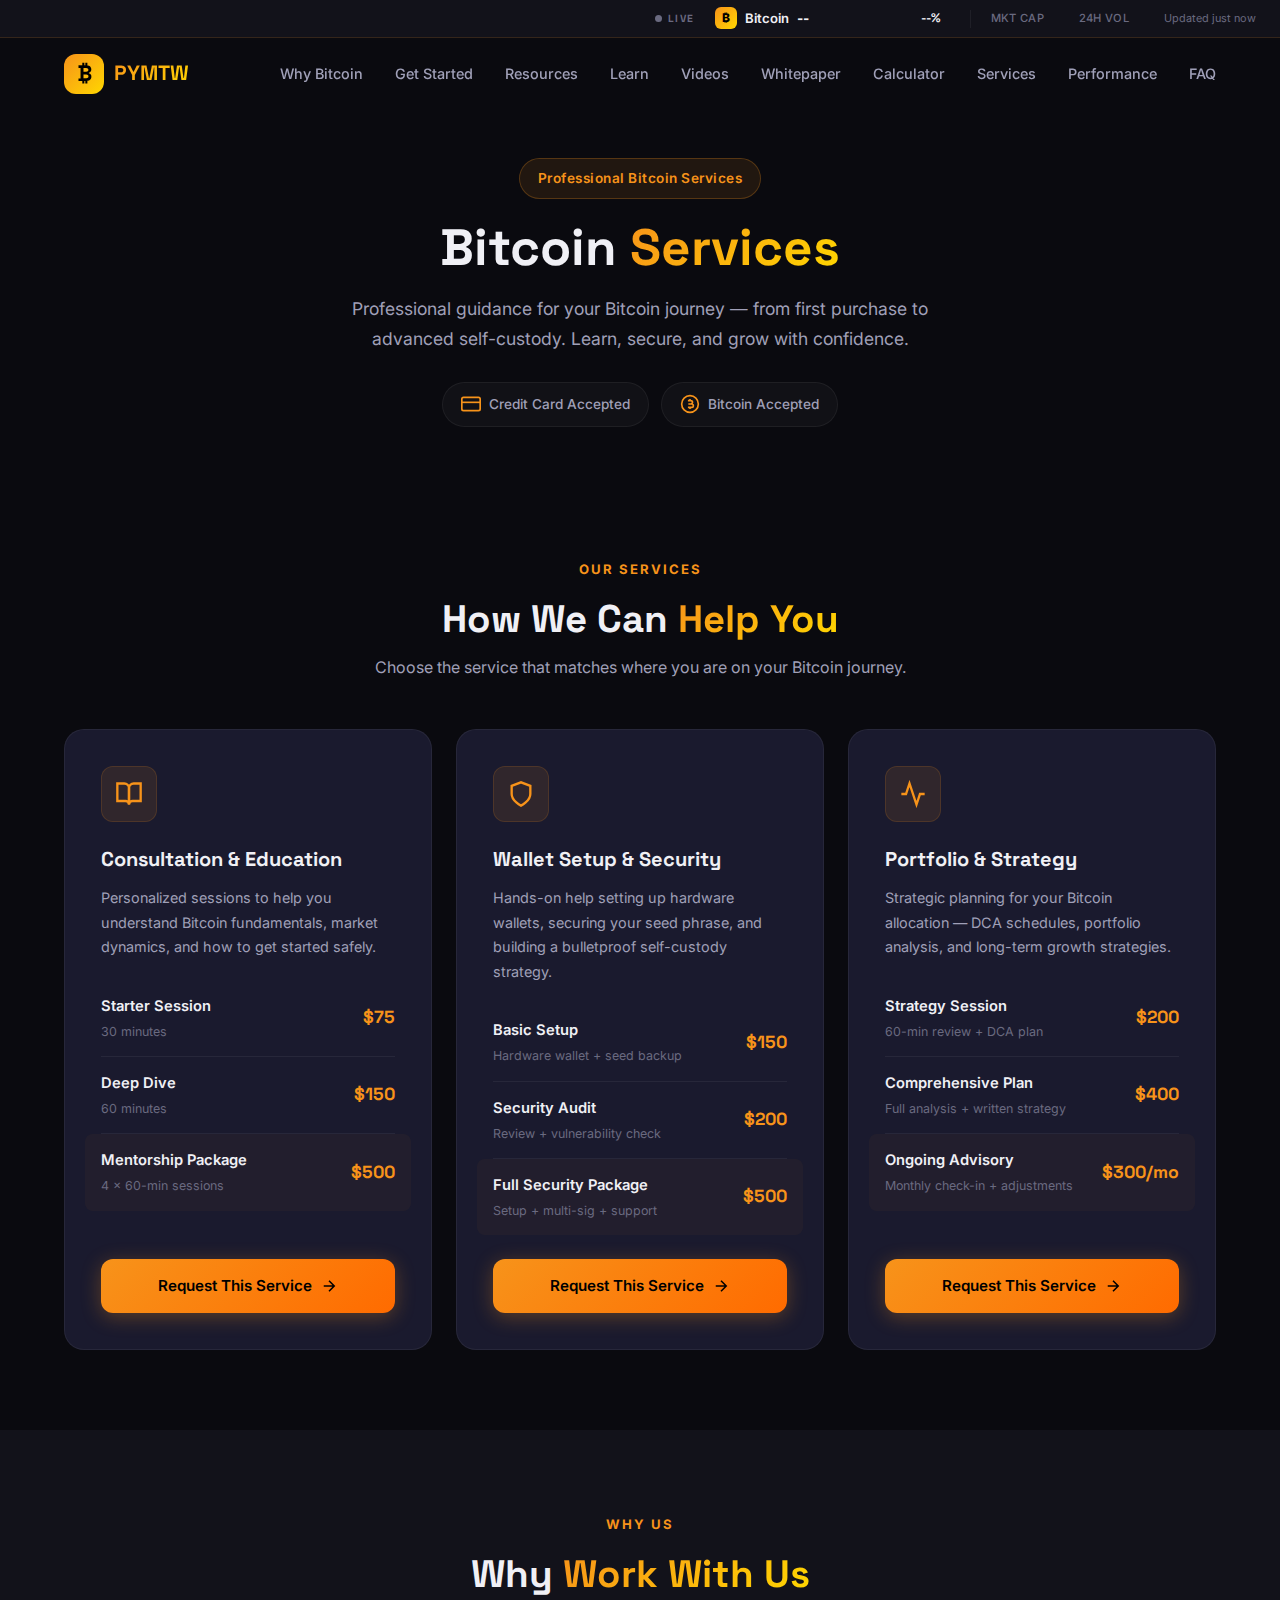
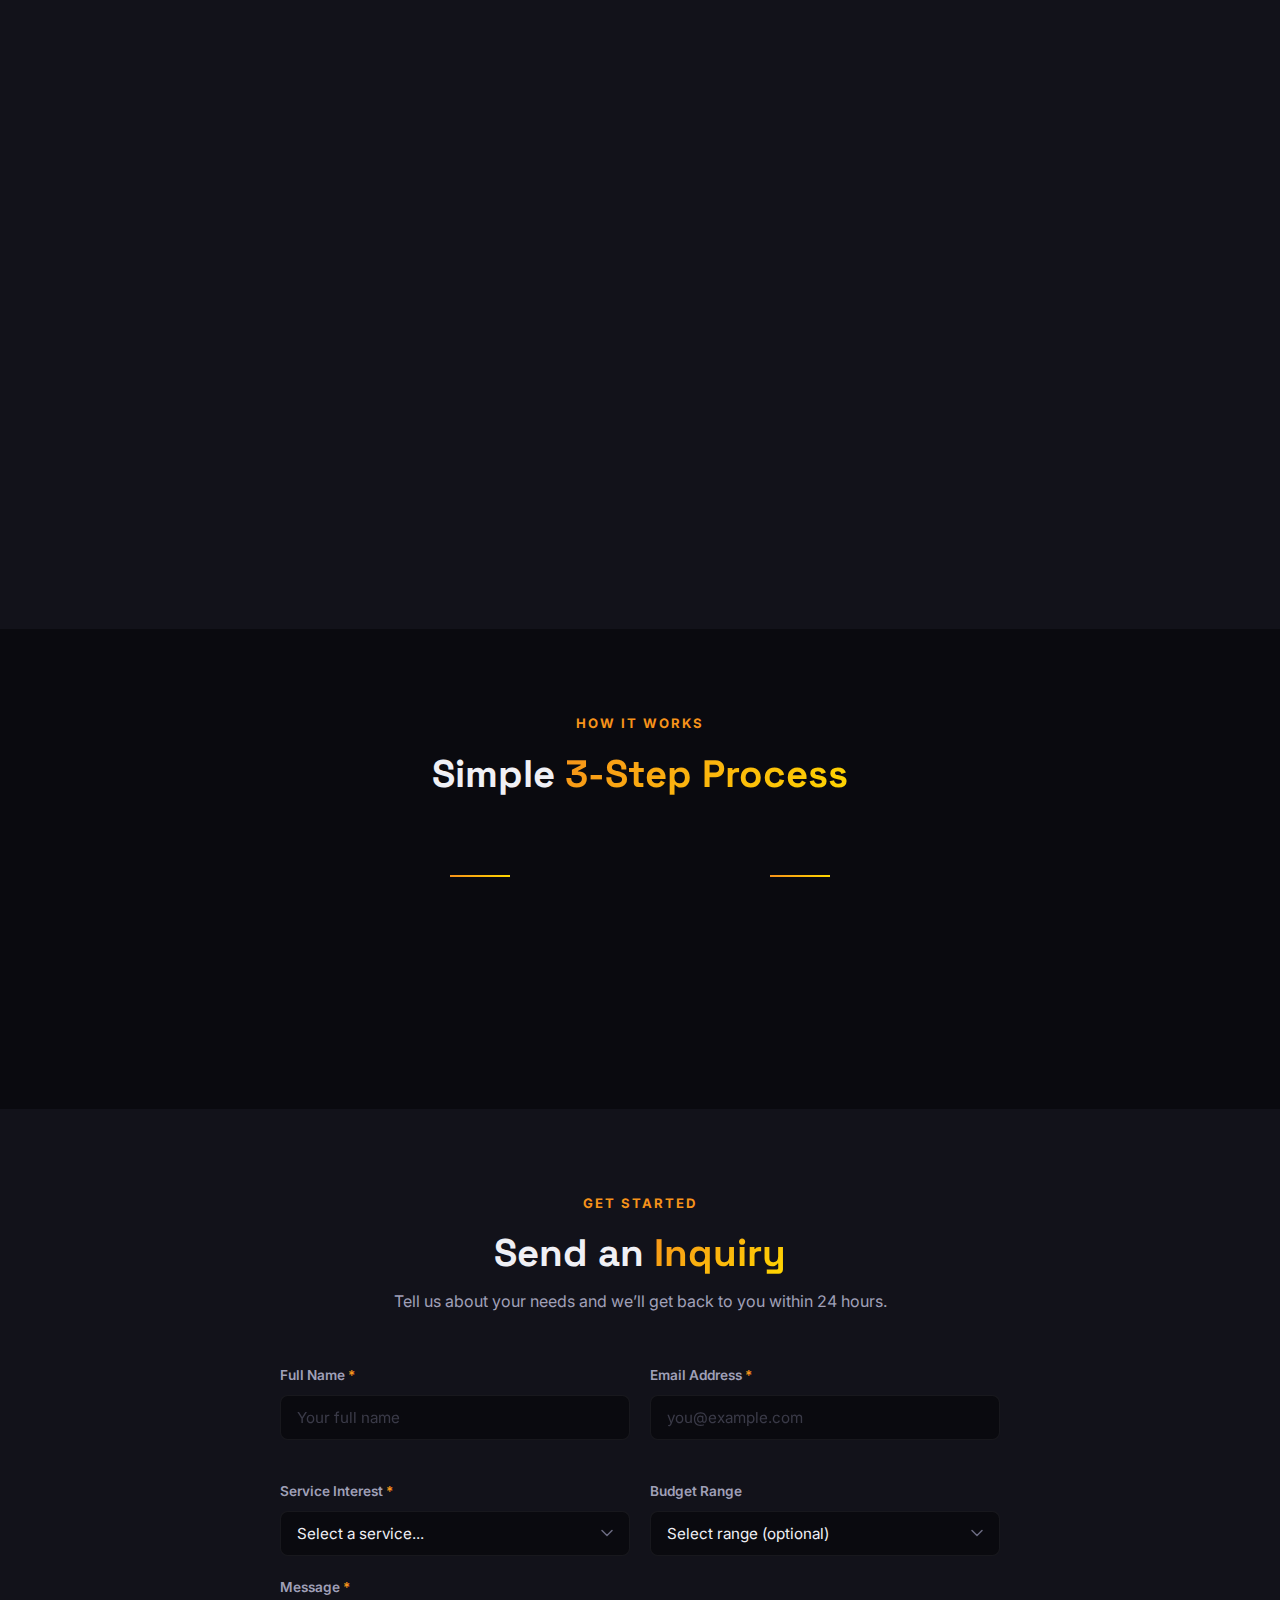
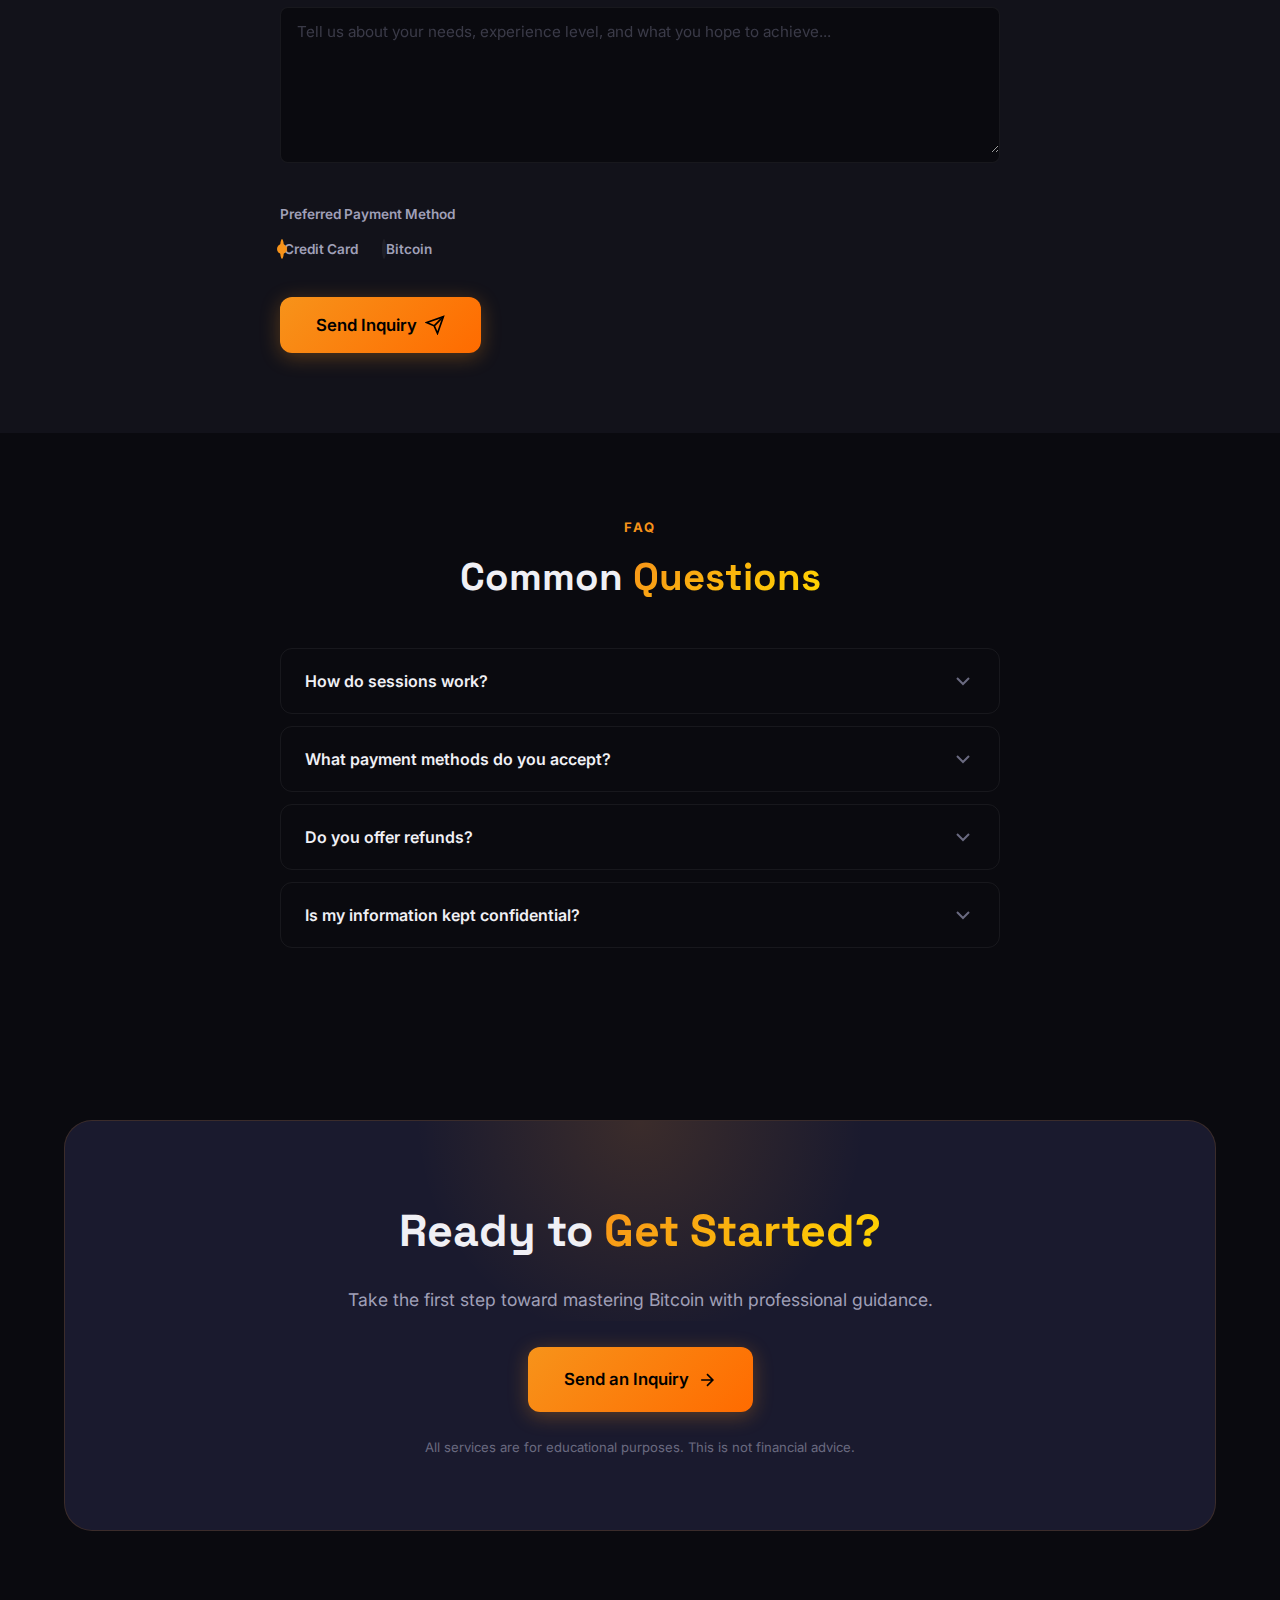
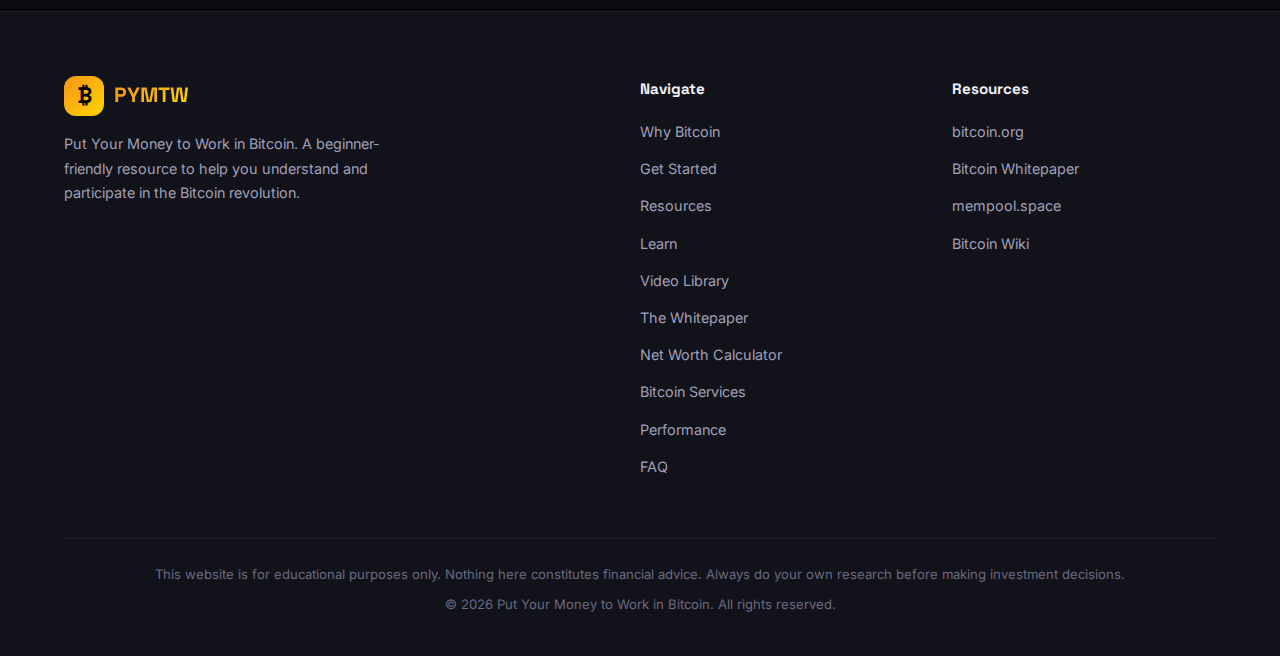
<file: services.html>
<!DOCTYPE html>
<html lang="en">
<head>
  <meta charset="UTF-8">
  <meta name="viewport" content="width=device-width, initial-scale=1.0">
  <title>Bitcoin Services | PYMTW</title>
  <link rel="stylesheet" href="styles.css">
  <link rel="stylesheet" href="services.css">
  <link rel="preconnect" href="https://fonts.googleapis.com">
  <link rel="preconnect" href="https://fonts.gstatic.com" crossorigin>
  <link href="https://fonts.googleapis.com/css2?family=Inter:wght@300;400;500;600;700;800;900&family=Space+Grotesk:wght@400;500;600;700&display=swap" rel="stylesheet">
</head>
<body>
  <!-- Live Bitcoin Price Bar -->
  <div class="btc-price-bar" id="btc-price-bar">
    <div class="btc-price-bar-inner">
      <div class="btc-price-live-indicator">
        <span class="btc-live-dot"></span>
        <span class="btc-live-text">LIVE</span>
      </div>
      <div class="btc-price-main">
        <span class="btc-price-icon">&#8383;</span>
        <span class="btc-price-label">Bitcoin</span>
        <span class="btc-price-value" id="btc-price-value">--</span>
      </div>
      <div class="btc-price-change" id="btc-price-change">
        <span class="btc-change-arrow" id="btc-change-arrow"></span>
        <span class="btc-change-value" id="btc-change-value">--%</span>
      </div>
      <div class="btc-price-divider"></div>
      <div class="btc-price-stat">
        <span class="btc-stat-label">Mkt Cap</span>
        <span class="btc-stat-value" id="btc-market-cap">--</span>
      </div>
      <div class="btc-price-stat btc-stat-desktop">
        <span class="btc-stat-label">24h Vol</span>
        <span class="btc-stat-value" id="btc-volume">--</span>
      </div>
      <div class="btc-price-updated" id="btc-price-updated">
        <span>Updated just now</span>
      </div>
    </div>
  </div>

  <!-- Navigation -->
  <nav class="navbar" id="navbar">
    <div class="nav-container">
      <a href="index.html" class="nav-logo">
        <span class="logo-icon">&#8383;</span>
        <span class="logo-text">PYMTW</span>
      </a>
      <ul class="nav-links" id="nav-links">
        <li><a href="index.html#why-bitcoin">Why Bitcoin</a></li>
        <li><a href="index.html#getting-started">Get Started</a></li>
        <li><a href="index.html#resources">Resources</a></li>
        <li><a href="index.html#learn">Learn</a></li>
        <li><a href="videos.html">Videos</a></li>
        <li><a href="whitepaper.html">Whitepaper</a></li>
        <li><a href="calculator.html">Calculator</a></li>
        <li><a href="services.html" class="nav-active">Services</a></li>
        <li><a href="performance.html">Performance</a></li>
        <li><a href="index.html#faq">FAQ</a></li>
      </ul>
      <button class="nav-toggle" id="nav-toggle" aria-label="Toggle menu">
        <span></span><span></span><span></span>
      </button>
    </div>
  </nav>

  <!-- Hero Section -->
  <section class="svc-hero">
    <div class="container">
      <div class="svc-hero-badge">Professional Bitcoin Services</div>
      <h1 class="svc-hero-title">Bitcoin <span class="gradient-text">Services</span></h1>
      <p class="svc-hero-subtitle">Professional guidance for your Bitcoin journey &mdash; from first purchase to advanced self-custody. Learn, secure, and grow with confidence.</p>
      <div class="svc-payment-badges">
        <div class="svc-payment-badge">
          <svg width="20" height="20" viewBox="0 0 24 24" fill="none" stroke="currentColor" stroke-width="2"><rect x="1" y="4" width="22" height="16" rx="2" ry="2"/><line x1="1" y1="10" x2="23" y2="10"/></svg>
          <span>Credit Card Accepted</span>
        </div>
        <div class="svc-payment-badge">
          <svg width="20" height="20" viewBox="0 0 24 24" fill="none" stroke="currentColor" stroke-width="2"><circle cx="12" cy="12" r="10"/><path d="M9.5 8h3.5a2 2 0 010 4H10m0 0h4a2 2 0 010 4H9.5M12 6v2m0 8v2"/></svg>
          <span>Bitcoin Accepted</span>
        </div>
      </div>
    </div>
  </section>

  <!-- Services Section -->
  <section class="svc-services" id="services">
    <div class="container">
      <div class="svc-section-header">
        <span class="svc-section-tag">Our Services</span>
        <h2 class="svc-section-title">How We Can <span class="gradient-text">Help You</span></h2>
        <p class="svc-section-subtitle">Choose the service that matches where you are on your Bitcoin journey.</p>
      </div>
      <div class="svc-services-grid">

        <!-- Service Card 1: Consultation & Education -->
        <div class="svc-card reveal">
          <div class="svc-card-icon">
            <svg width="28" height="28" viewBox="0 0 24 24" fill="none" stroke="currentColor" stroke-width="2"><path d="M2 3h6a4 4 0 014 4v14a3 3 0 00-3-3H2z"/><path d="M22 3h-6a4 4 0 00-4 4v14a3 3 0 013-3h7z"/></svg>
          </div>
          <h3 class="svc-card-title">Consultation &amp; Education</h3>
          <p class="svc-card-desc">Personalized sessions to help you understand Bitcoin fundamentals, market dynamics, and how to get started safely.</p>
          <div class="svc-pricing-table">
            <div class="svc-pricing-row">
              <div class="svc-pricing-name">
                <span class="svc-pricing-label">Starter Session</span>
                <span class="svc-pricing-detail">30 minutes</span>
              </div>
              <span class="svc-pricing-price">$75</span>
            </div>
            <div class="svc-pricing-row">
              <div class="svc-pricing-name">
                <span class="svc-pricing-label">Deep Dive</span>
                <span class="svc-pricing-detail">60 minutes</span>
              </div>
              <span class="svc-pricing-price">$150</span>
            </div>
            <div class="svc-pricing-row svc-pricing-featured">
              <div class="svc-pricing-name">
                <span class="svc-pricing-label">Mentorship Package</span>
                <span class="svc-pricing-detail">4 &times; 60-min sessions</span>
              </div>
              <span class="svc-pricing-price">$500</span>
            </div>
          </div>
          <a href="#inquiry" class="btn btn-primary svc-card-btn">
            Request This Service
            <svg width="18" height="18" viewBox="0 0 24 24" fill="none" stroke="currentColor" stroke-width="2"><path d="M5 12h14M12 5l7 7-7 7"/></svg>
          </a>
        </div>

        <!-- Service Card 2: Wallet Setup & Security -->
        <div class="svc-card reveal">
          <div class="svc-card-icon">
            <svg width="28" height="28" viewBox="0 0 24 24" fill="none" stroke="currentColor" stroke-width="2"><path d="M12 22s8-4 8-10V5l-8-3-8 3v7c0 6 8 10 8 10z"/></svg>
          </div>
          <h3 class="svc-card-title">Wallet Setup &amp; Security</h3>
          <p class="svc-card-desc">Hands-on help setting up hardware wallets, securing your seed phrase, and building a bulletproof self-custody strategy.</p>
          <div class="svc-pricing-table">
            <div class="svc-pricing-row">
              <div class="svc-pricing-name">
                <span class="svc-pricing-label">Basic Setup</span>
                <span class="svc-pricing-detail">Hardware wallet + seed backup</span>
              </div>
              <span class="svc-pricing-price">$150</span>
            </div>
            <div class="svc-pricing-row">
              <div class="svc-pricing-name">
                <span class="svc-pricing-label">Security Audit</span>
                <span class="svc-pricing-detail">Review + vulnerability check</span>
              </div>
              <span class="svc-pricing-price">$200</span>
            </div>
            <div class="svc-pricing-row svc-pricing-featured">
              <div class="svc-pricing-name">
                <span class="svc-pricing-label">Full Security Package</span>
                <span class="svc-pricing-detail">Setup + multi-sig + support</span>
              </div>
              <span class="svc-pricing-price">$500</span>
            </div>
          </div>
          <a href="#inquiry" class="btn btn-primary svc-card-btn">
            Request This Service
            <svg width="18" height="18" viewBox="0 0 24 24" fill="none" stroke="currentColor" stroke-width="2"><path d="M5 12h14M12 5l7 7-7 7"/></svg>
          </a>
        </div>

        <!-- Service Card 3: Portfolio & Strategy -->
        <div class="svc-card reveal">
          <div class="svc-card-icon">
            <svg width="28" height="28" viewBox="0 0 24 24" fill="none" stroke="currentColor" stroke-width="2"><path d="M22 12h-4l-3 9L9 3l-3 9H2"/></svg>
          </div>
          <h3 class="svc-card-title">Portfolio &amp; Strategy</h3>
          <p class="svc-card-desc">Strategic planning for your Bitcoin allocation &mdash; DCA schedules, portfolio analysis, and long-term growth strategies.</p>
          <div class="svc-pricing-table">
            <div class="svc-pricing-row">
              <div class="svc-pricing-name">
                <span class="svc-pricing-label">Strategy Session</span>
                <span class="svc-pricing-detail">60-min review + DCA plan</span>
              </div>
              <span class="svc-pricing-price">$200</span>
            </div>
            <div class="svc-pricing-row">
              <div class="svc-pricing-name">
                <span class="svc-pricing-label">Comprehensive Plan</span>
                <span class="svc-pricing-detail">Full analysis + written strategy</span>
              </div>
              <span class="svc-pricing-price">$400</span>
            </div>
            <div class="svc-pricing-row svc-pricing-featured">
              <div class="svc-pricing-name">
                <span class="svc-pricing-label">Ongoing Advisory</span>
                <span class="svc-pricing-detail">Monthly check-in + adjustments</span>
              </div>
              <span class="svc-pricing-price">$300/mo</span>
            </div>
          </div>
          <a href="#inquiry" class="btn btn-primary svc-card-btn">
            Request This Service
            <svg width="18" height="18" viewBox="0 0 24 24" fill="none" stroke="currentColor" stroke-width="2"><path d="M5 12h14M12 5l7 7-7 7"/></svg>
          </a>
        </div>

      </div>
    </div>
  </section>

  <!-- Why Work With Us -->
  <section class="svc-trust" id="trust">
    <div class="container">
      <div class="svc-section-header">
        <span class="svc-section-tag">Why Us</span>
        <h2 class="svc-section-title">Why <span class="gradient-text">Work With Us</span></h2>
      </div>
      <div class="svc-trust-grid">
        <div class="svc-trust-card reveal">
          <div class="svc-trust-icon">
            <svg width="24" height="24" viewBox="0 0 24 24" fill="none" stroke="currentColor" stroke-width="2"><path d="M20 21v-2a4 4 0 00-4-4H8a4 4 0 00-4 4v2"/><circle cx="12" cy="7" r="4"/></svg>
          </div>
          <h3>Personalized 1-on-1 Guidance</h3>
          <p>Every session is tailored to your specific goals, experience level, and comfort zone. No cookie-cutter advice.</p>
        </div>
        <div class="svc-trust-card reveal">
          <div class="svc-trust-icon">
            <svg width="24" height="24" viewBox="0 0 24 24" fill="none" stroke="currentColor" stroke-width="2"><path d="M12 22s8-4 8-10V5l-8-3-8 3v7c0 6 8 10 8 10z"/></svg>
          </div>
          <h3>Security-First Approach</h3>
          <p>Your bitcoin security is our top priority. We follow industry best practices for self-custody and key management.</p>
        </div>
        <div class="svc-trust-card reveal">
          <div class="svc-trust-icon">
            <svg width="24" height="24" viewBox="0 0 24 24" fill="none" stroke="currentColor" stroke-width="2"><rect x="1" y="4" width="22" height="16" rx="2" ry="2"/><line x1="1" y1="10" x2="23" y2="10"/></svg>
          </div>
          <h3>Flexible Payment Options</h3>
          <p>Pay with credit card or bitcoin &mdash; whichever works best for you. We make it easy and convenient.</p>
        </div>
        <div class="svc-trust-card reveal">
          <div class="svc-trust-icon">
            <svg width="24" height="24" viewBox="0 0 24 24" fill="none" stroke="currentColor" stroke-width="2"><path d="M22 12h-4l-3 9L9 3l-3 9H2"/></svg>
          </div>
          <h3>Ongoing Support Available</h3>
          <p>Bitcoin is a journey, not a one-time event. We offer ongoing advisory packages to support your long-term strategy.</p>
        </div>
      </div>
    </div>
  </section>

  <!-- How It Works -->
  <section class="svc-process" id="process">
    <div class="container">
      <div class="svc-section-header">
        <span class="svc-section-tag">How It Works</span>
        <h2 class="svc-section-title">Simple <span class="gradient-text">3-Step Process</span></h2>
      </div>
      <div class="svc-steps">
        <div class="svc-step reveal">
          <div class="svc-step-number">01</div>
          <h3>Submit an Inquiry</h3>
          <p>Fill out the form below with your service interest, goals, and any questions you have.</p>
        </div>
        <div class="svc-step-connector"></div>
        <div class="svc-step reveal">
          <div class="svc-step-number">02</div>
          <h3>Get a Consultation Plan</h3>
          <p>We review your inquiry and respond within 24 hours with a tailored plan and next steps.</p>
        </div>
        <div class="svc-step-connector"></div>
        <div class="svc-step reveal">
          <div class="svc-step-number">03</div>
          <h3>Begin Your Journey</h3>
          <p>Schedule your session, arrange payment via your preferred method, and start learning.</p>
        </div>
      </div>
    </div>
  </section>

  <!-- Inquiry Form -->
  <section class="svc-inquiry" id="inquiry">
    <div class="container">
      <div class="svc-section-header">
        <span class="svc-section-tag">Get Started</span>
        <h2 class="svc-section-title">Send an <span class="gradient-text">Inquiry</span></h2>
        <p class="svc-section-subtitle">Tell us about your needs and we&rsquo;ll get back to you within 24 hours.</p>
      </div>
      <form class="svc-form" id="svc-form" action="https://api.web3forms.com/submit" method="POST">
        <input type="hidden" name="access_key" value="c9e8acac-8ca8-4ffc-a6ba-9f777b2cb94b">
        <input type="hidden" name="subject" value="New PYMTW Bitcoin Services Inquiry">
        <input type="hidden" name="from_name" value="PYMTW Services">
        <input type="checkbox" name="botcheck" style="display:none;">

        <div class="svc-form-grid">
          <div class="svc-form-field">
            <label for="svc-name">Full Name <span class="svc-required">*</span></label>
            <div class="svc-input-wrap">
              <input type="text" id="svc-name" name="name" required placeholder="Your full name">
            </div>
            <span class="svc-field-error" id="svc-name-error"></span>
          </div>
          <div class="svc-form-field">
            <label for="svc-email">Email Address <span class="svc-required">*</span></label>
            <div class="svc-input-wrap">
              <input type="email" id="svc-email" name="email" required placeholder="you@example.com">
            </div>
            <span class="svc-field-error" id="svc-email-error"></span>
          </div>
          <div class="svc-form-field">
            <label for="svc-service">Service Interest <span class="svc-required">*</span></label>
            <div class="svc-input-wrap">
              <select id="svc-service" name="service" required>
                <option value="" disabled selected>Select a service...</option>
                <option value="Consultation & Education">Consultation &amp; Education</option>
                <option value="Wallet Setup & Security">Wallet Setup &amp; Security</option>
                <option value="Portfolio & Strategy">Portfolio &amp; Strategy</option>
              </select>
            </div>
          </div>
          <div class="svc-form-field">
            <label for="svc-budget">Budget Range</label>
            <div class="svc-input-wrap">
              <select id="svc-budget" name="budget">
                <option value="" disabled selected>Select range (optional)</option>
                <option value="Under $150">Under $150</option>
                <option value="$150 - $300">$150 - $300</option>
                <option value="$300 - $500">$300 - $500</option>
                <option value="$500+">$500+</option>
              </select>
            </div>
          </div>
        </div>

        <div class="svc-form-field svc-form-field-full">
          <label for="svc-message">Message <span class="svc-required">*</span></label>
          <div class="svc-input-wrap">
            <textarea id="svc-message" name="message" required rows="5" placeholder="Tell us about your needs, experience level, and what you hope to achieve..."></textarea>
          </div>
          <span class="svc-field-error" id="svc-message-error"></span>
        </div>

        <div class="svc-form-field svc-form-field-full">
          <label>Preferred Payment Method</label>
          <div class="svc-radio-group">
            <label class="svc-radio">
              <input type="radio" name="payment_method" value="Credit Card" checked>
              <span class="svc-radio-custom"></span>
              <span>Credit Card</span>
            </label>
            <label class="svc-radio">
              <input type="radio" name="payment_method" value="Bitcoin">
              <span class="svc-radio-custom"></span>
              <span>Bitcoin</span>
            </label>
          </div>
        </div>

        <button type="submit" class="btn btn-primary btn-lg svc-submit-btn" id="svc-submit-btn">
          <span>Send Inquiry</span>
          <svg width="20" height="20" viewBox="0 0 24 24" fill="none" stroke="currentColor" stroke-width="2"><path d="M22 2L11 13"/><path d="M22 2L15 22l-4-9-9-4z"/></svg>
        </button>

        <div class="svc-form-status" id="svc-form-status"></div>
      </form>
    </div>
  </section>

  <!-- FAQ Section -->
  <section class="svc-faq" id="svc-faq">
    <div class="container">
      <div class="svc-section-header">
        <span class="svc-section-tag">FAQ</span>
        <h2 class="svc-section-title">Common <span class="gradient-text">Questions</span></h2>
      </div>
      <div class="faq-list">
        <div class="faq-item">
          <button class="faq-question">
            <span>How do sessions work?</span>
            <svg class="faq-chevron" width="24" height="24" viewBox="0 0 24 24" fill="none" stroke="currentColor" stroke-width="2"><path d="M6 9l6 6 6-6"/></svg>
          </button>
          <div class="faq-answer">
            <p>All sessions are conducted via video call using Zoom or Google Meet. After your inquiry is confirmed and payment is arranged, you&rsquo;ll receive a calendar link to schedule at a time that works for you. Sessions are recorded (with your permission) so you can review them later.</p>
          </div>
        </div>
        <div class="faq-item">
          <button class="faq-question">
            <span>What payment methods do you accept?</span>
            <svg class="faq-chevron" width="24" height="24" viewBox="0 0 24 24" fill="none" stroke="currentColor" stroke-width="2"><path d="M6 9l6 6 6-6"/></svg>
          </button>
          <div class="faq-answer">
            <p>We accept credit card payments via invoice and Bitcoin (on-chain or Lightning Network). After your inquiry, we&rsquo;ll send you payment details based on your preferred method. All payment is arranged before your session begins.</p>
          </div>
        </div>
        <div class="faq-item">
          <button class="faq-question">
            <span>Do you offer refunds?</span>
            <svg class="faq-chevron" width="24" height="24" viewBox="0 0 24 24" fill="none" stroke="currentColor" stroke-width="2"><path d="M6 9l6 6 6-6"/></svg>
          </button>
          <div class="faq-answer">
            <p>Your satisfaction is our priority. If you&rsquo;re not completely satisfied with a session, we&rsquo;ll offer a follow-up session at no additional cost or provide a credit toward future services. Cancellations with 24+ hours notice receive a full refund.</p>
          </div>
        </div>
        <div class="faq-item">
          <button class="faq-question">
            <span>Is my information kept confidential?</span>
            <svg class="faq-chevron" width="24" height="24" viewBox="0 0 24 24" fill="none" stroke="currentColor" stroke-width="2"><path d="M6 9l6 6 6-6"/></svg>
          </button>
          <div class="faq-answer">
            <p>Absolutely. All client information, financial details, and session content are kept strictly confidential. We never share your information with third parties. Your privacy and security are fundamental to how we operate.</p>
          </div>
        </div>
      </div>
    </div>
  </section>

  <!-- CTA Section -->
  <section class="svc-cta">
    <div class="container">
      <div class="cta-card">
        <div class="cta-glow"></div>
        <h2>Ready to <span class="gradient-text">Get Started?</span></h2>
        <p>Take the first step toward mastering Bitcoin with professional guidance.</p>
        <div style="margin-top: 32px;">
          <a href="#inquiry" class="btn btn-primary btn-lg">
            Send an Inquiry
            <svg width="20" height="20" viewBox="0 0 24 24" fill="none" stroke="currentColor" stroke-width="2"><path d="M5 12h14M12 5l7 7-7 7"/></svg>
          </a>
        </div>
        <p class="cta-note">All services are for educational purposes. This is not financial advice.</p>
      </div>
    </div>
  </section>

  <!-- Footer -->
  <footer class="footer">
    <div class="container">
      <div class="footer-grid">
        <div class="footer-brand">
          <a href="index.html" class="nav-logo">
            <span class="logo-icon">&#8383;</span>
            <span class="logo-text">PYMTW</span>
          </a>
          <p>Put Your Money to Work in Bitcoin. A beginner-friendly resource to help you understand and participate in the Bitcoin revolution.</p>
        </div>
        <div class="footer-links">
          <h4>Navigate</h4>
          <ul>
            <li><a href="index.html#why-bitcoin">Why Bitcoin</a></li>
            <li><a href="index.html#getting-started">Get Started</a></li>
            <li><a href="index.html#resources">Resources</a></li>
            <li><a href="index.html#learn">Learn</a></li>
            <li><a href="videos.html">Video Library</a></li>
            <li><a href="whitepaper.html">The Whitepaper</a></li>
            <li><a href="calculator.html">Net Worth Calculator</a></li>
            <li><a href="services.html">Bitcoin Services</a></li>
            <li><a href="performance.html">Performance</a></li>
            <li><a href="index.html#faq">FAQ</a></li>
          </ul>
        </div>
        <div class="footer-links">
          <h4>Resources</h4>
          <ul>
            <li><a href="https://bitcoin.org" target="_blank" rel="noopener">bitcoin.org</a></li>
            <li><a href="https://bitcoin.org/bitcoin.pdf" target="_blank" rel="noopener">Bitcoin Whitepaper</a></li>
            <li><a href="https://mempool.space" target="_blank" rel="noopener">mempool.space</a></li>
            <li><a href="https://en.bitcoin.it/wiki/Main_Page" target="_blank" rel="noopener">Bitcoin Wiki</a></li>
          </ul>
        </div>
      </div>
      <div class="footer-bottom">
        <p>This website is for educational purposes only. Nothing here constitutes financial advice. Always do your own research before making investment decisions.</p>
        <p class="footer-copy">&copy; 2026 Put Your Money to Work in Bitcoin. All rights reserved.</p>
      </div>
    </div>
  </footer>

  <script src="services.js"></script>
</body>
</html>
</file>
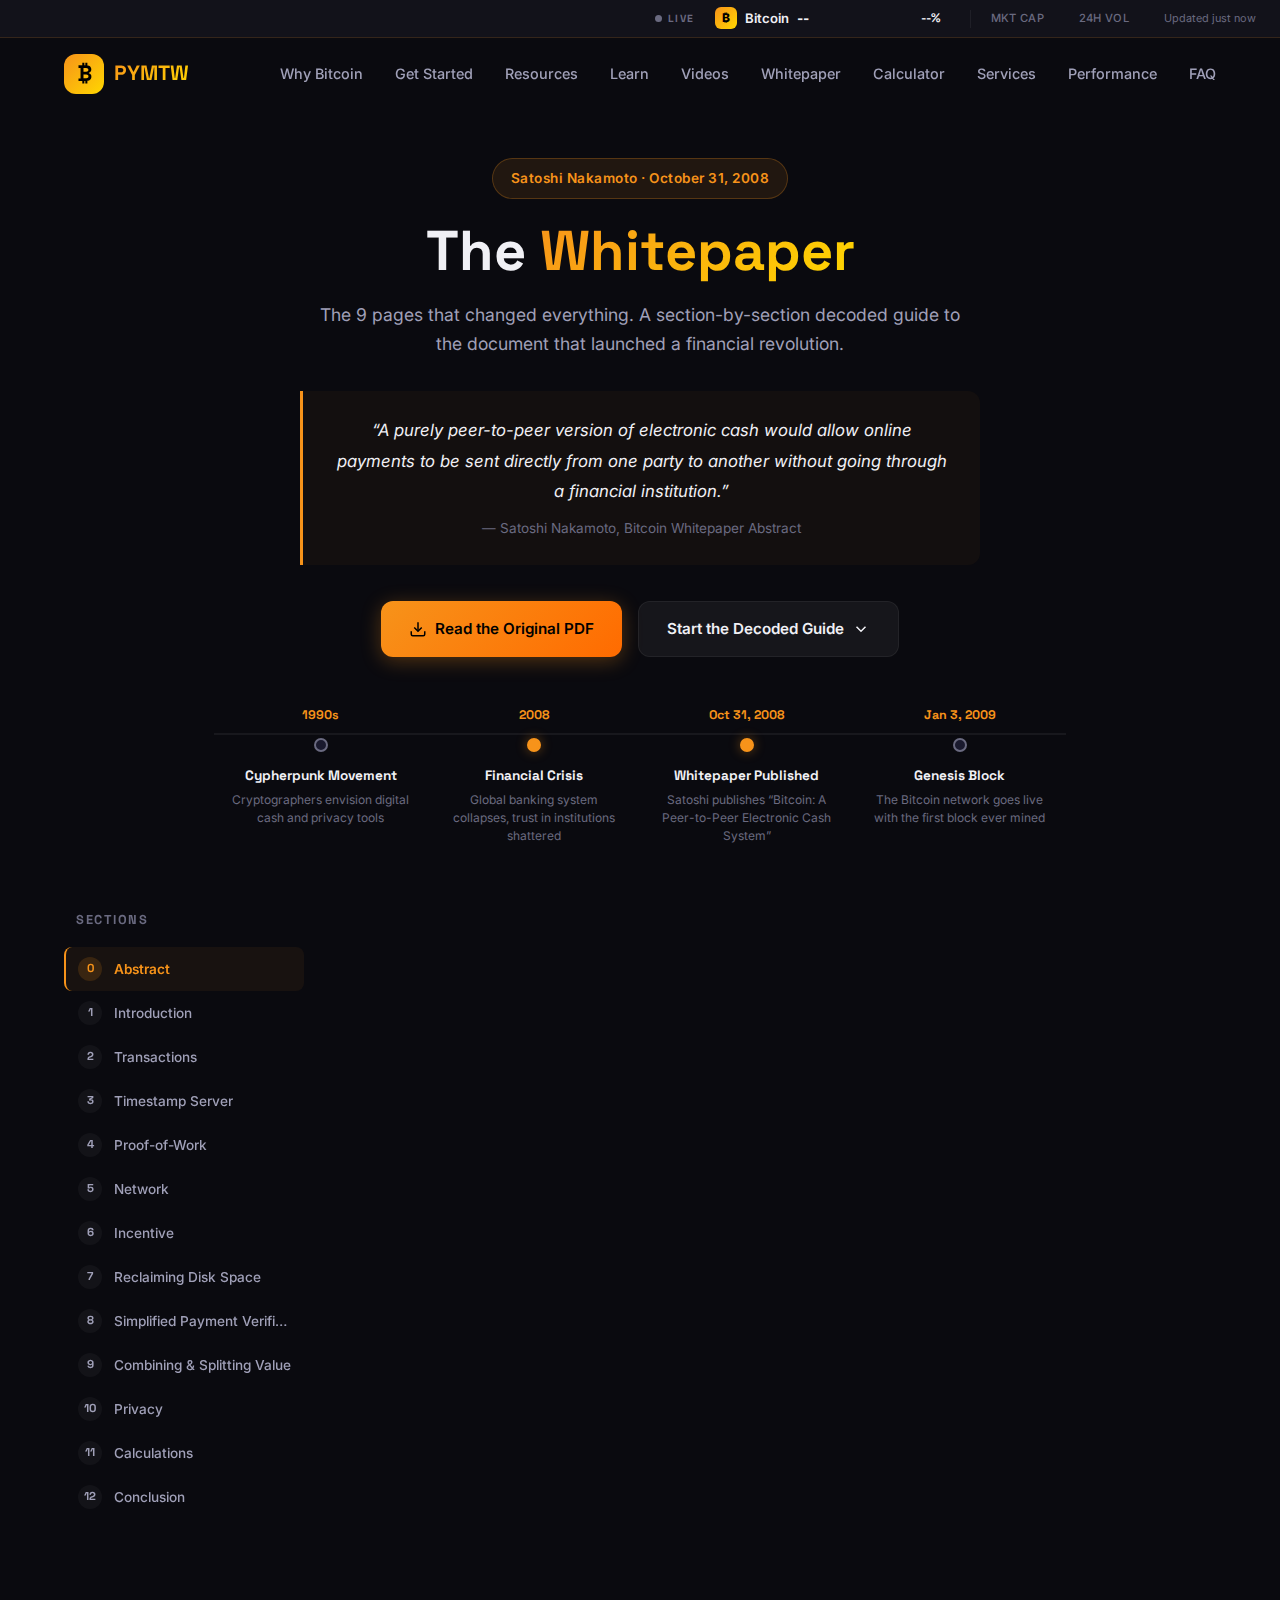
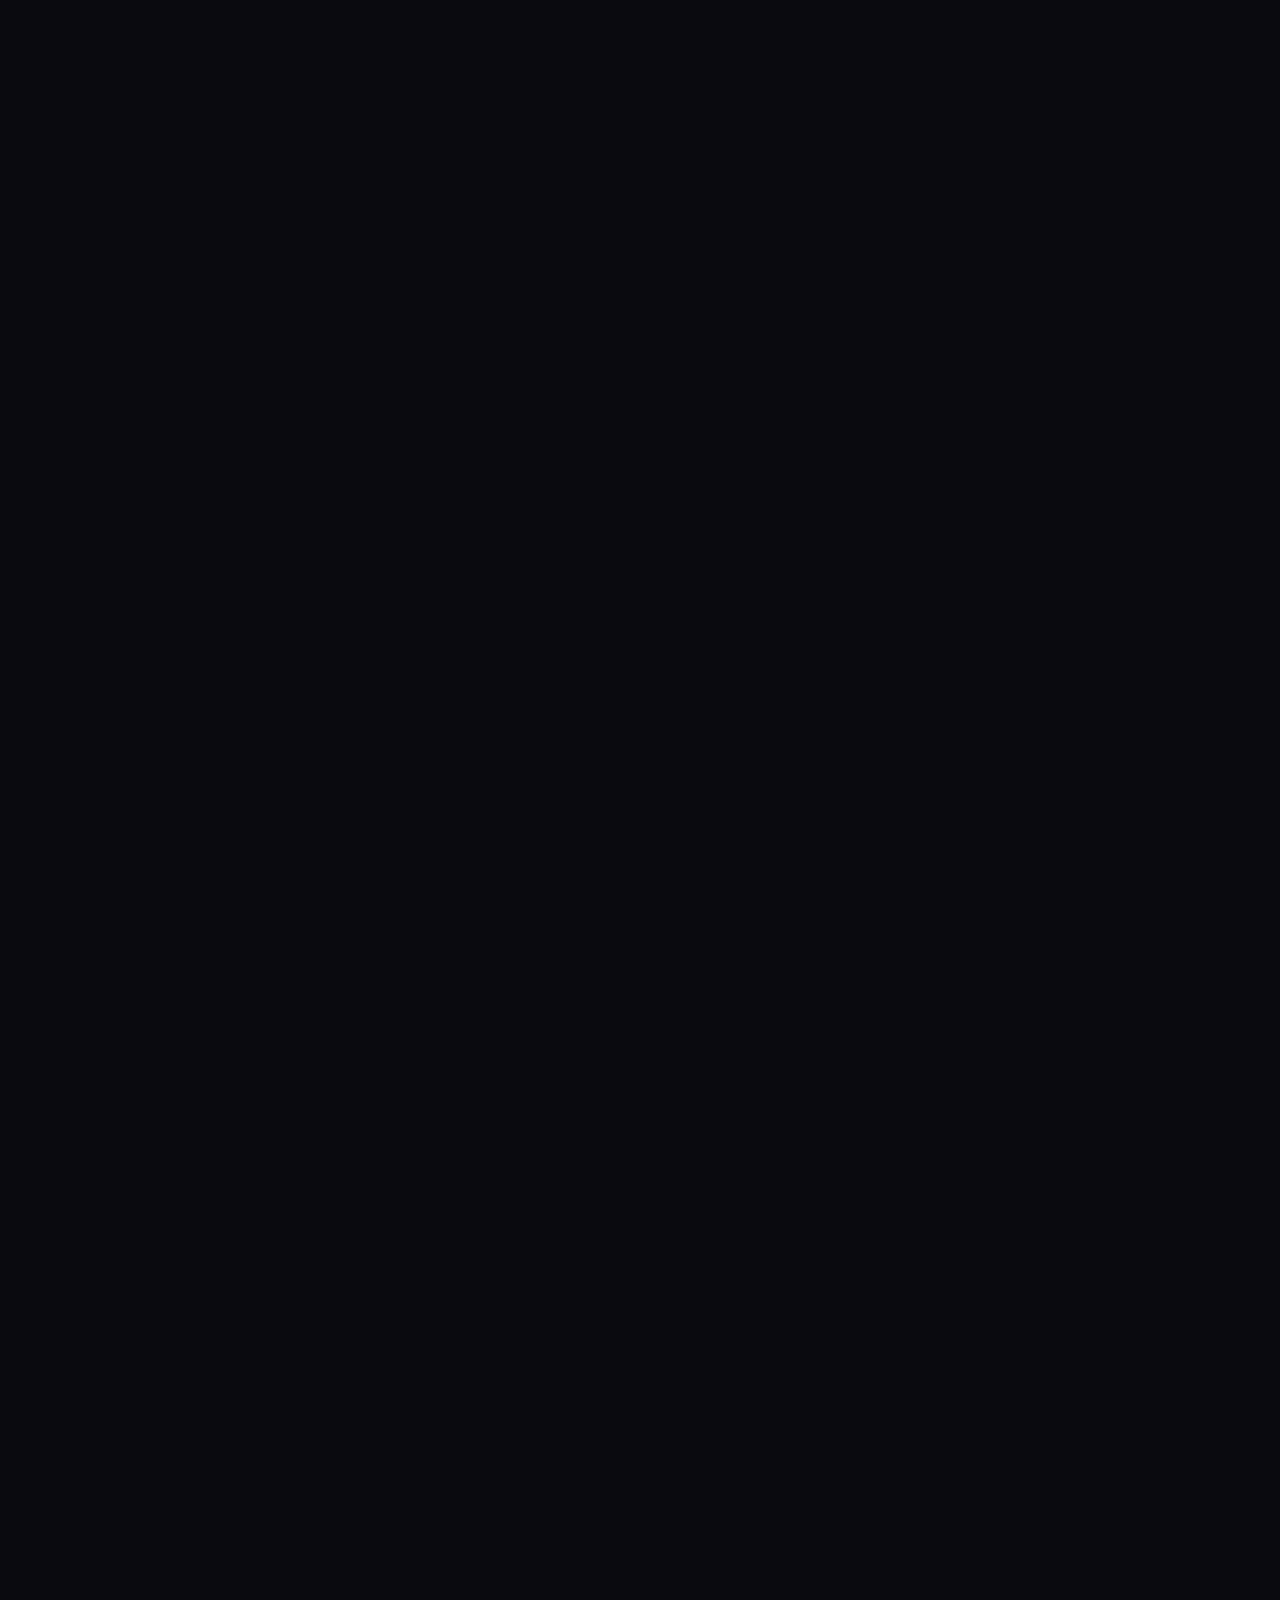
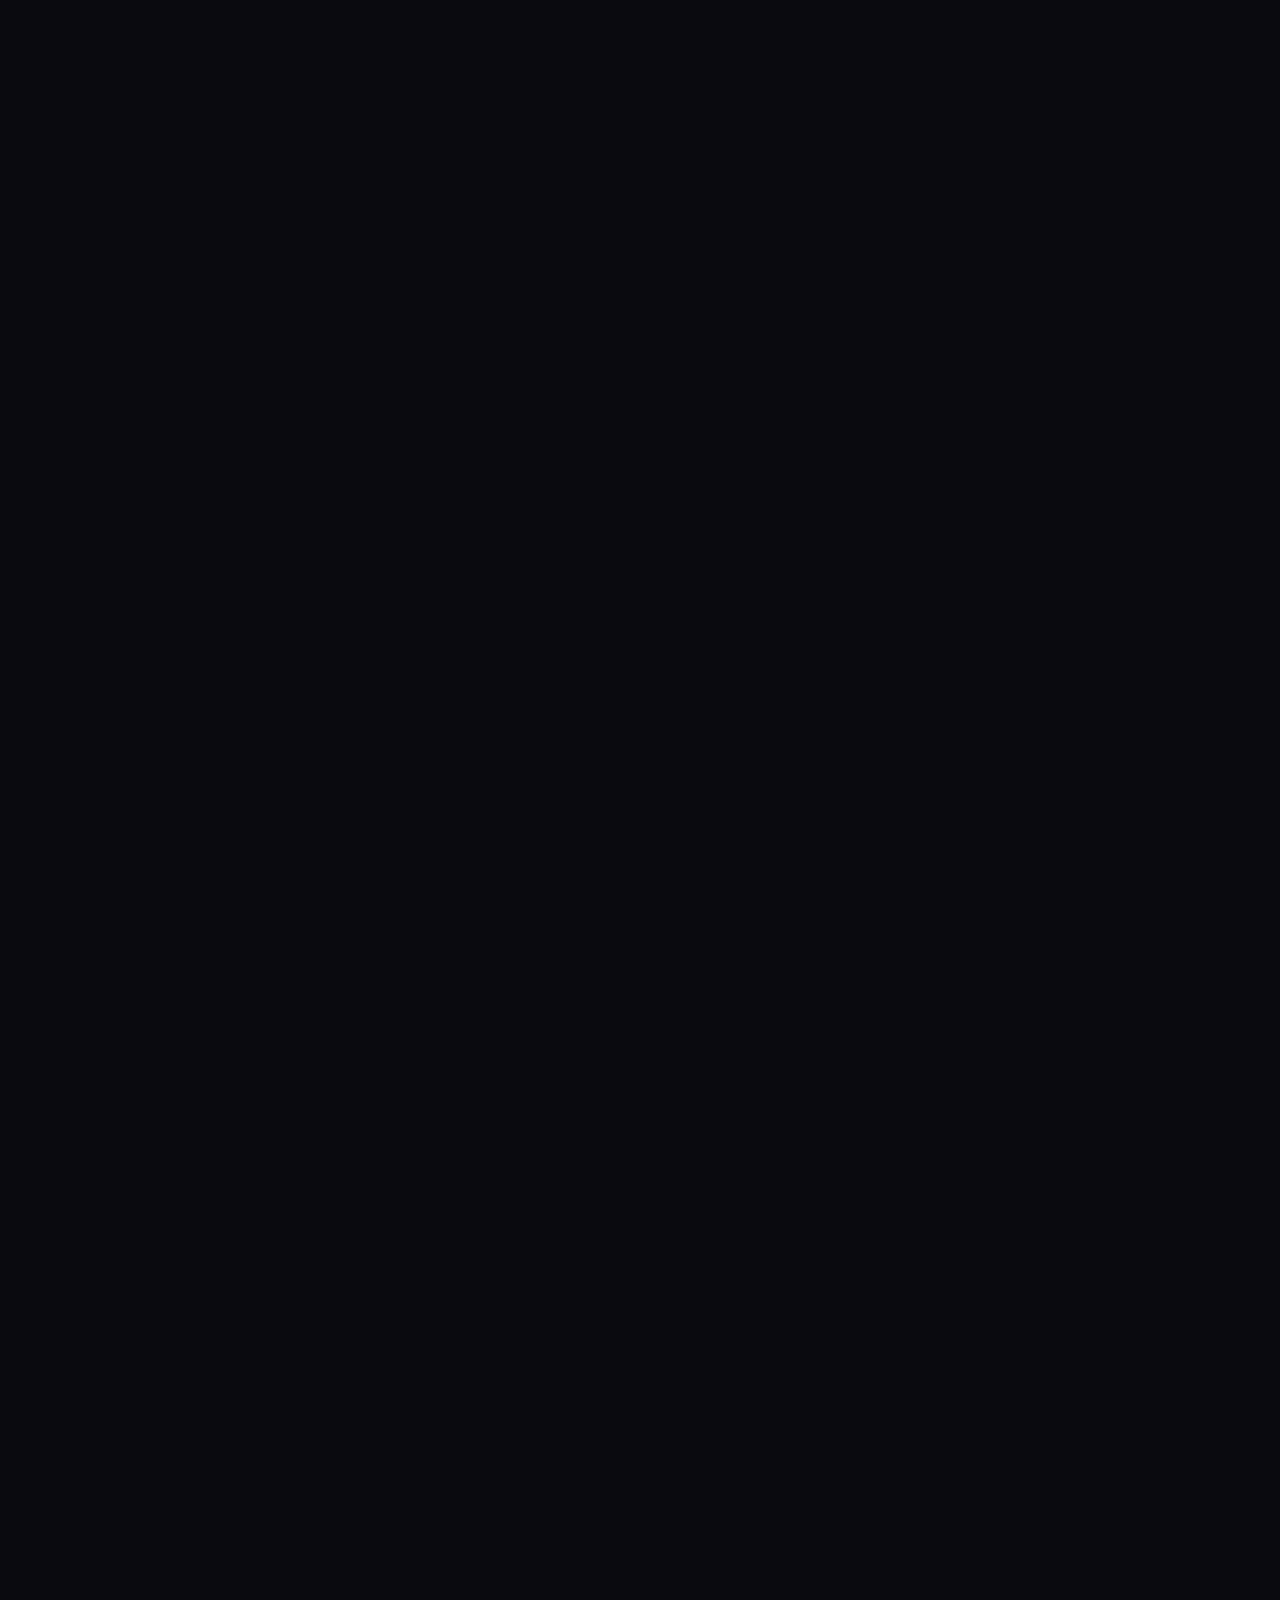
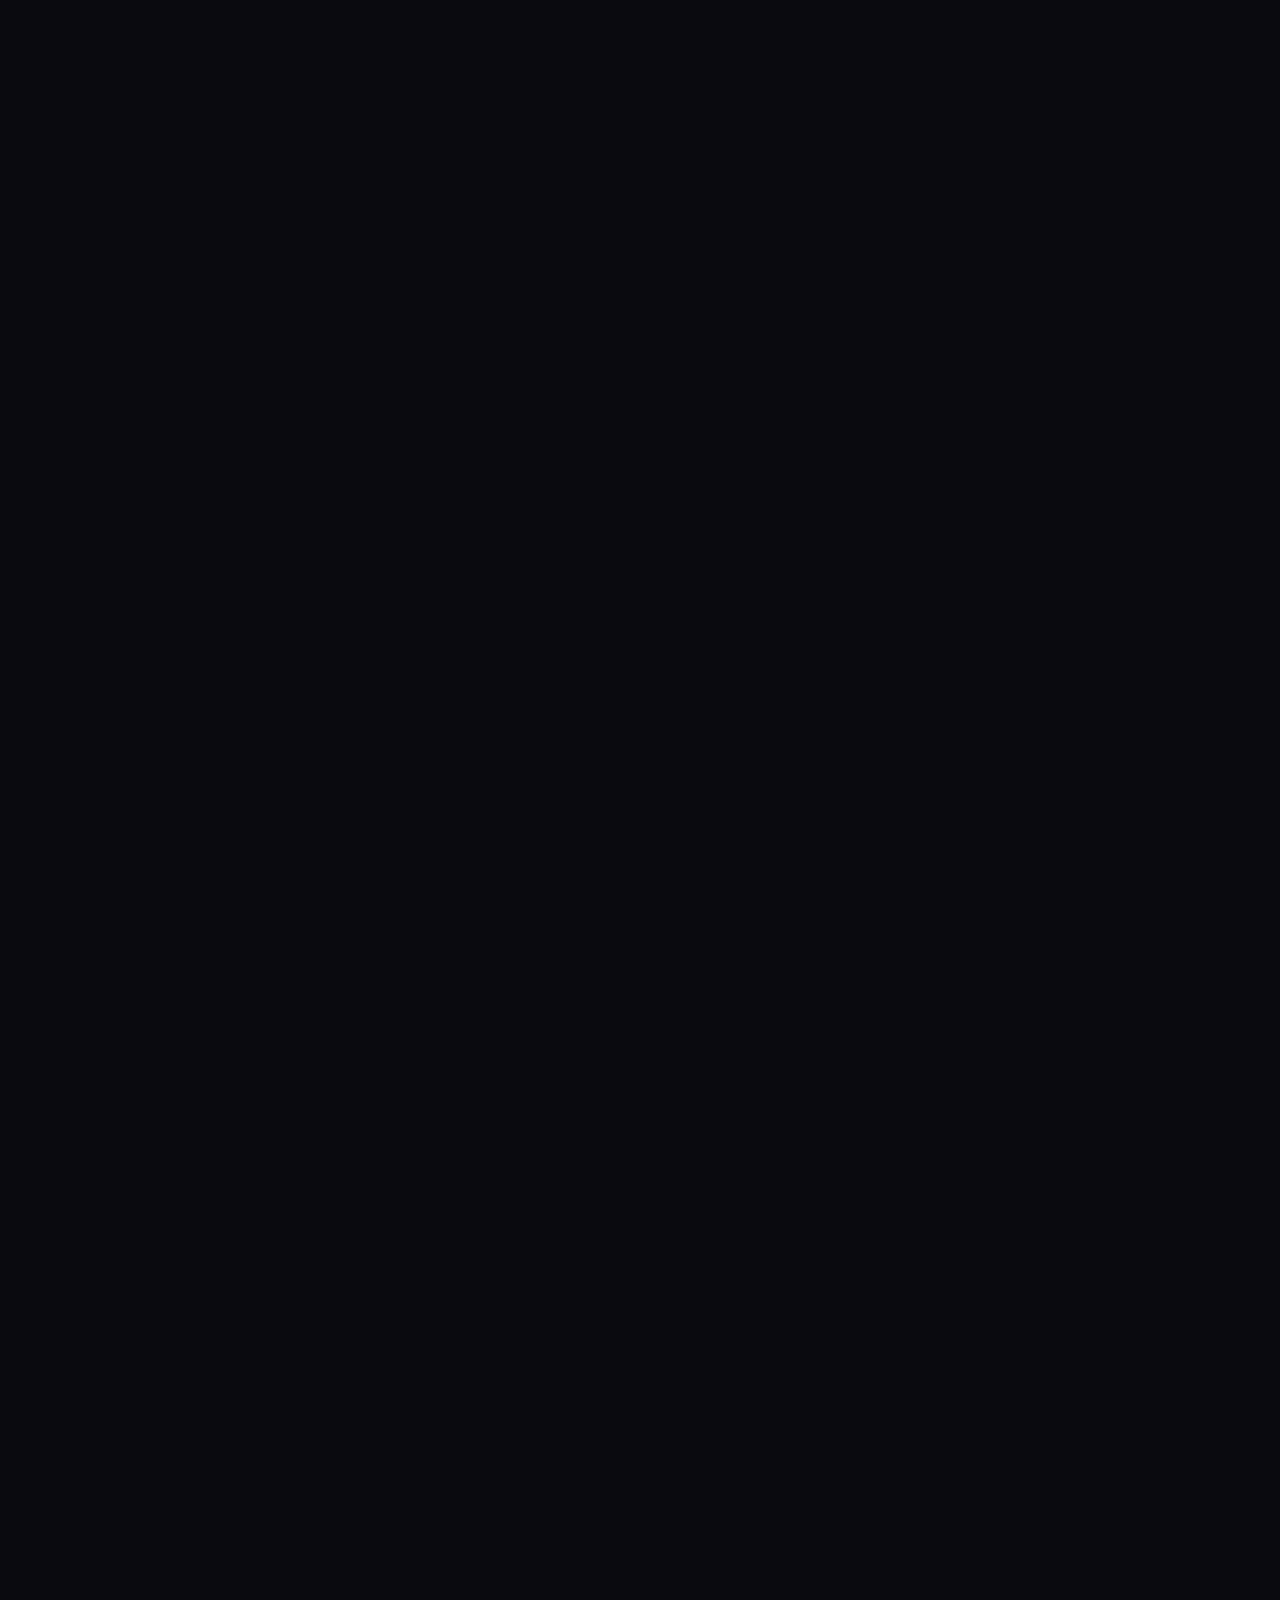
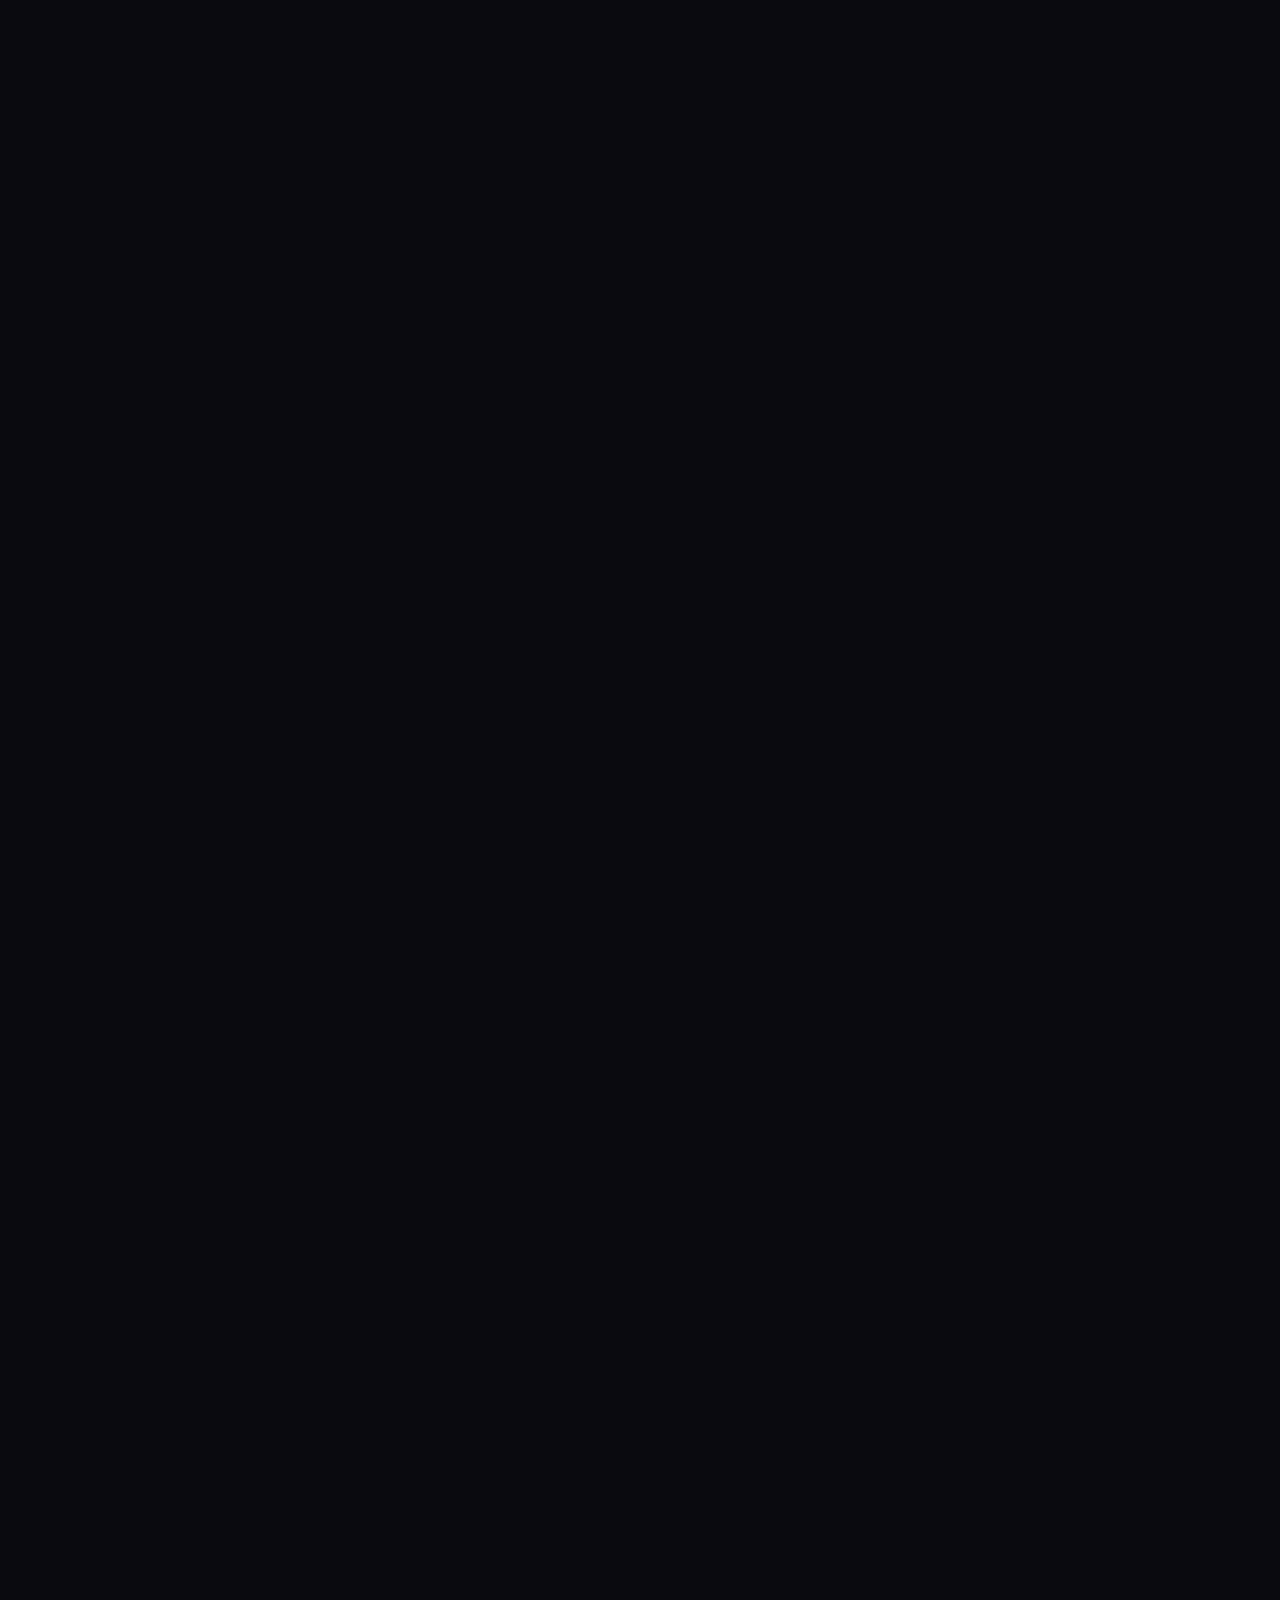
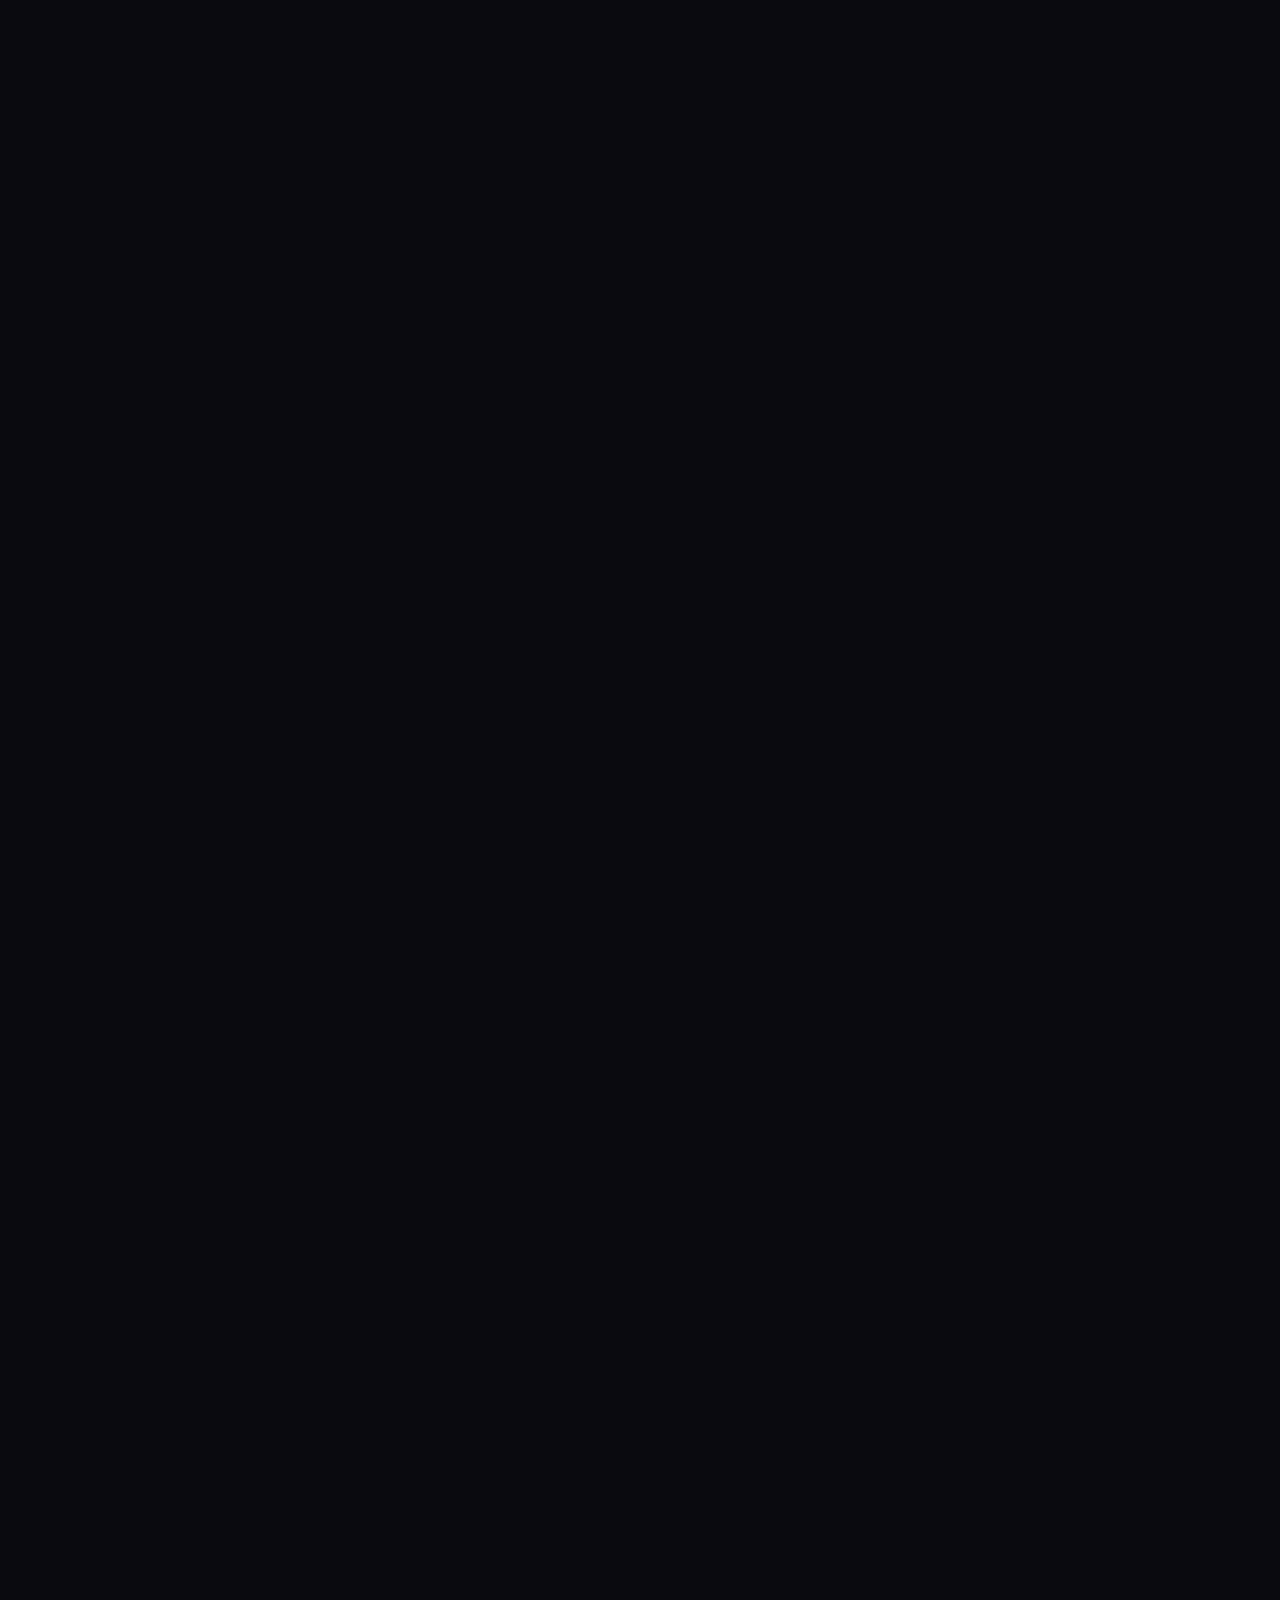
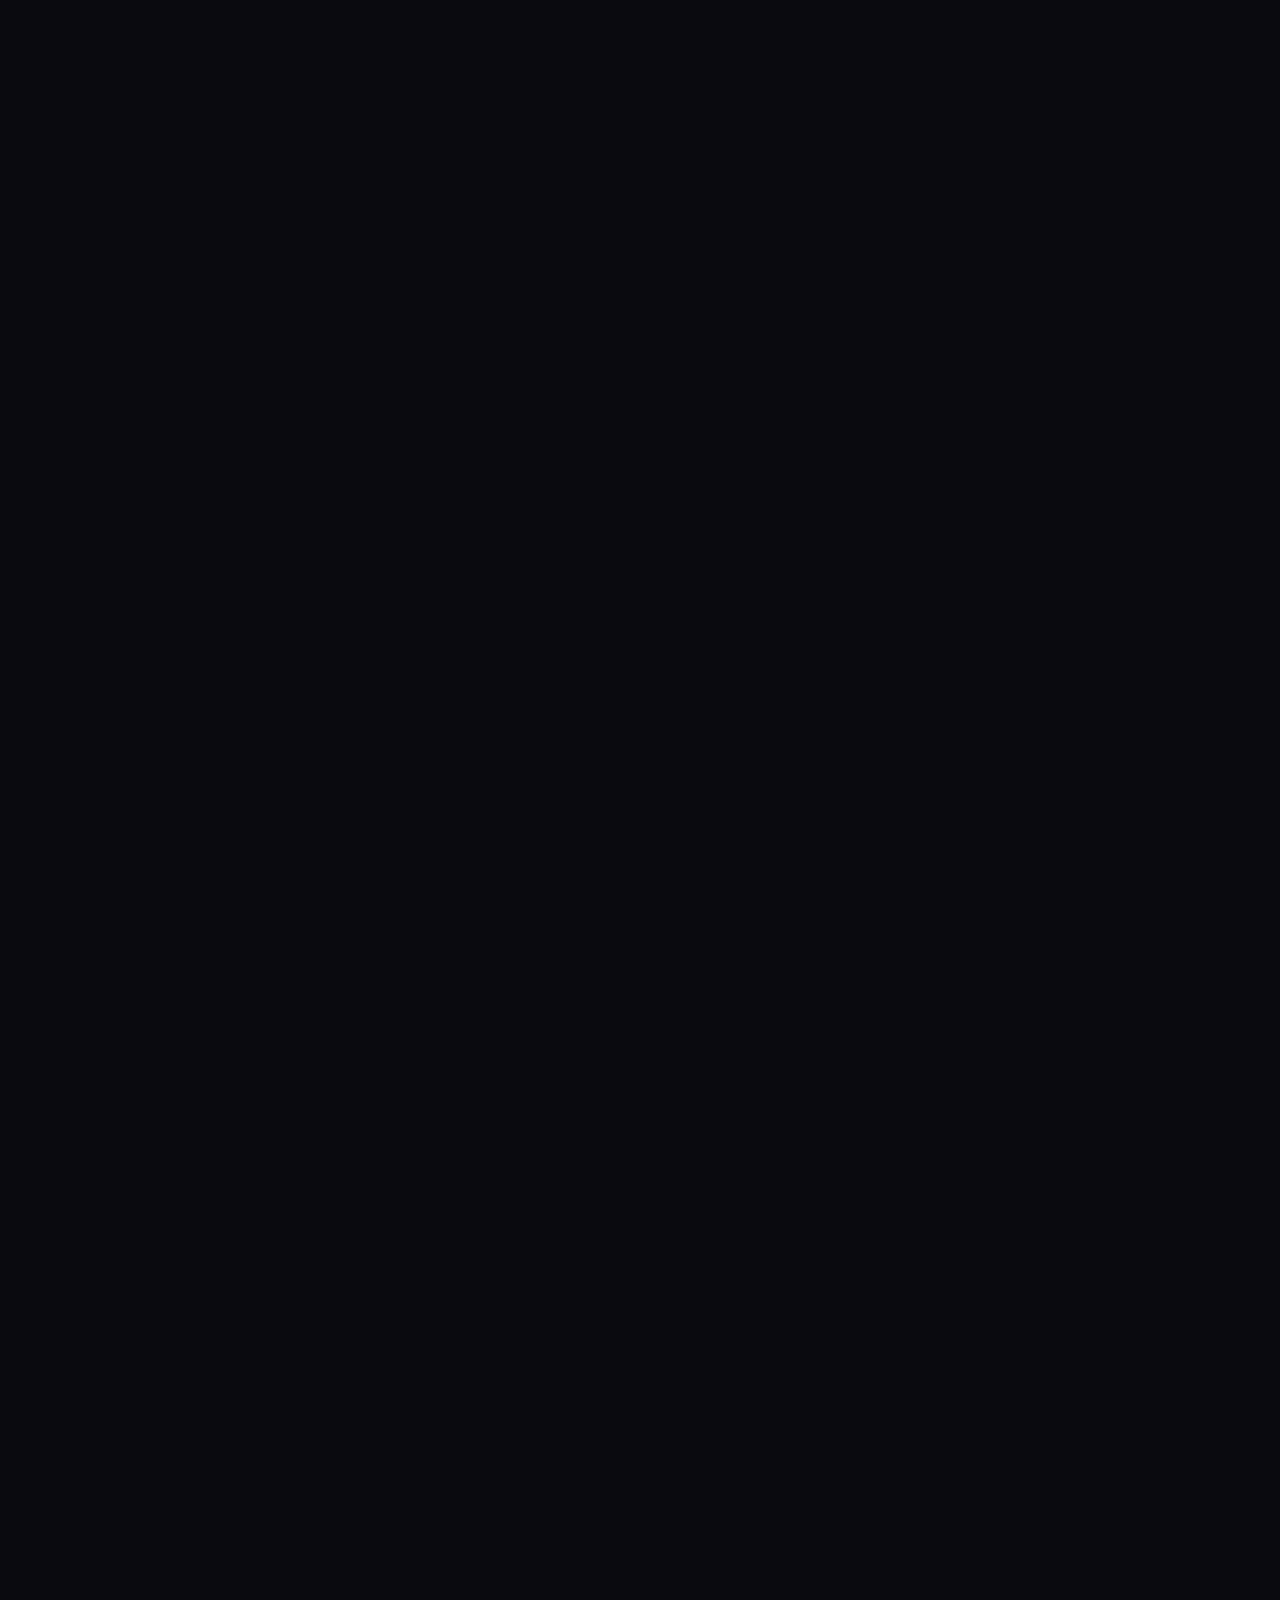
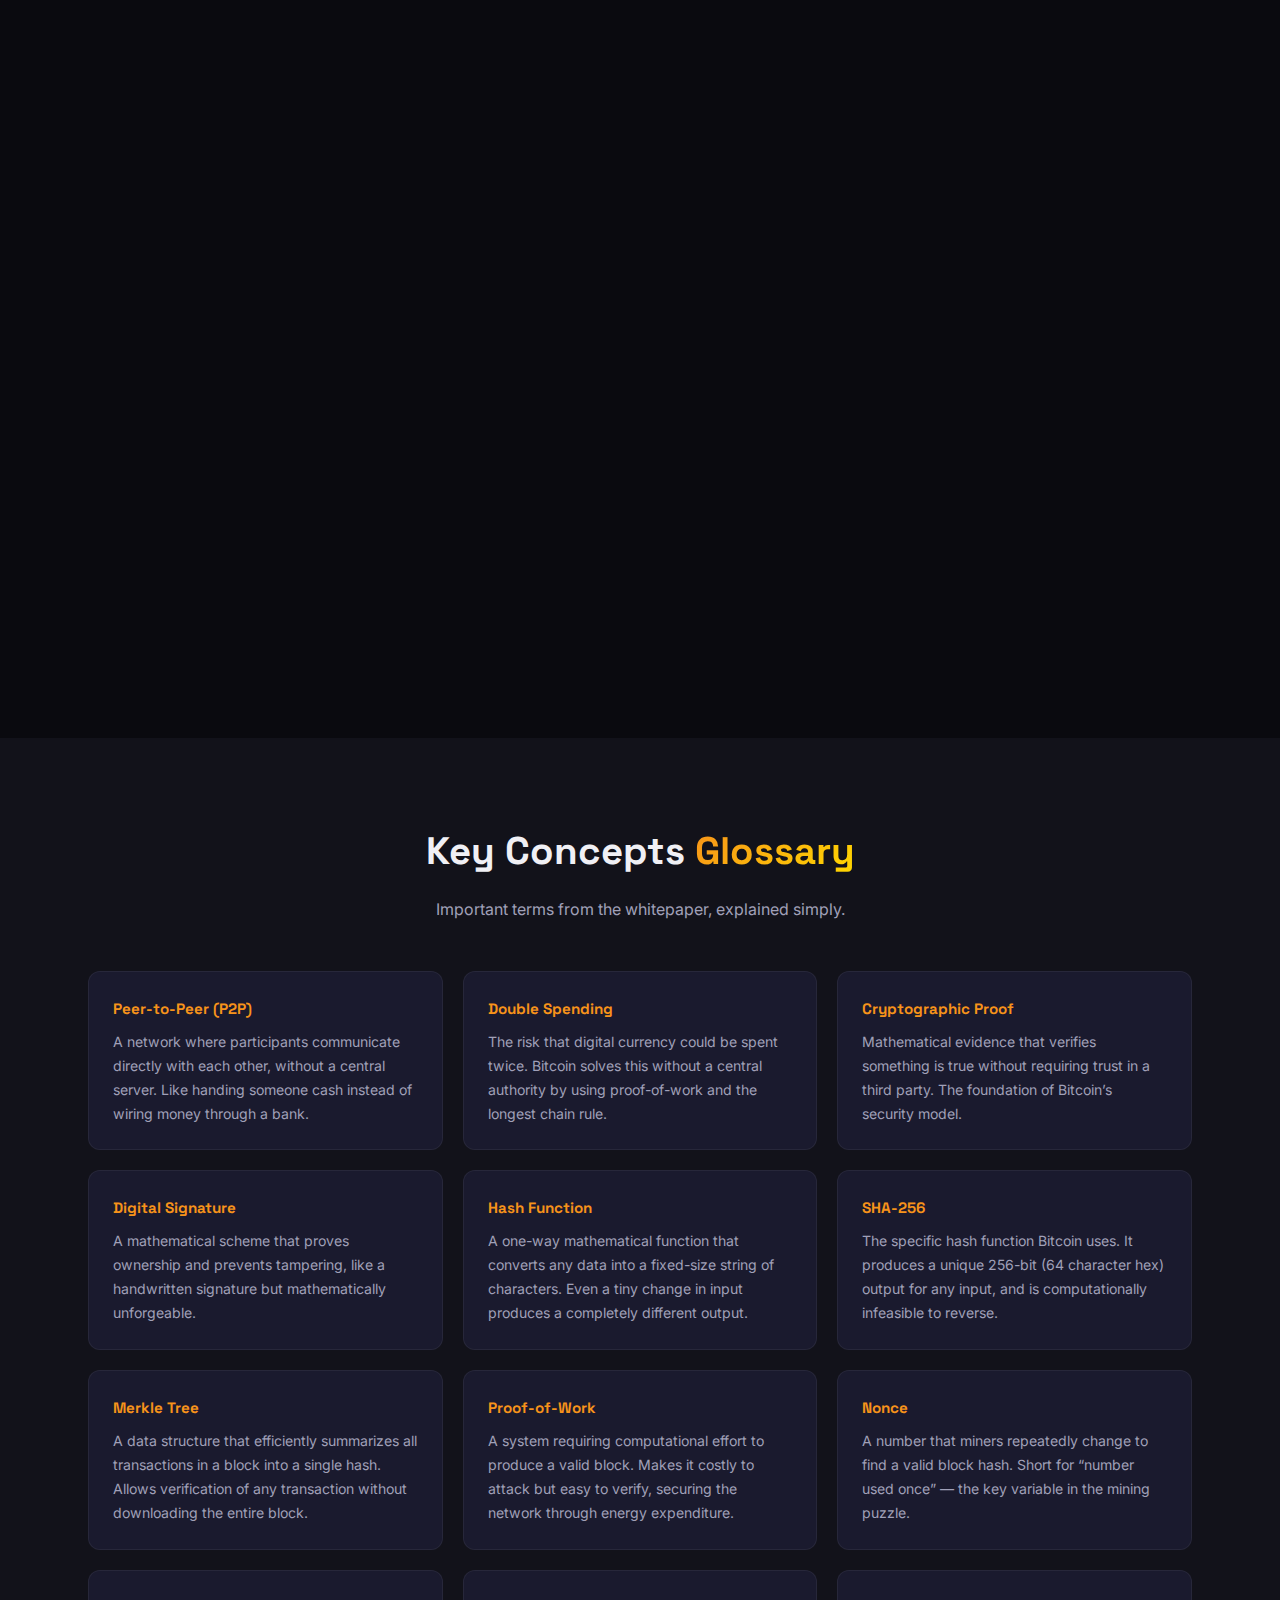
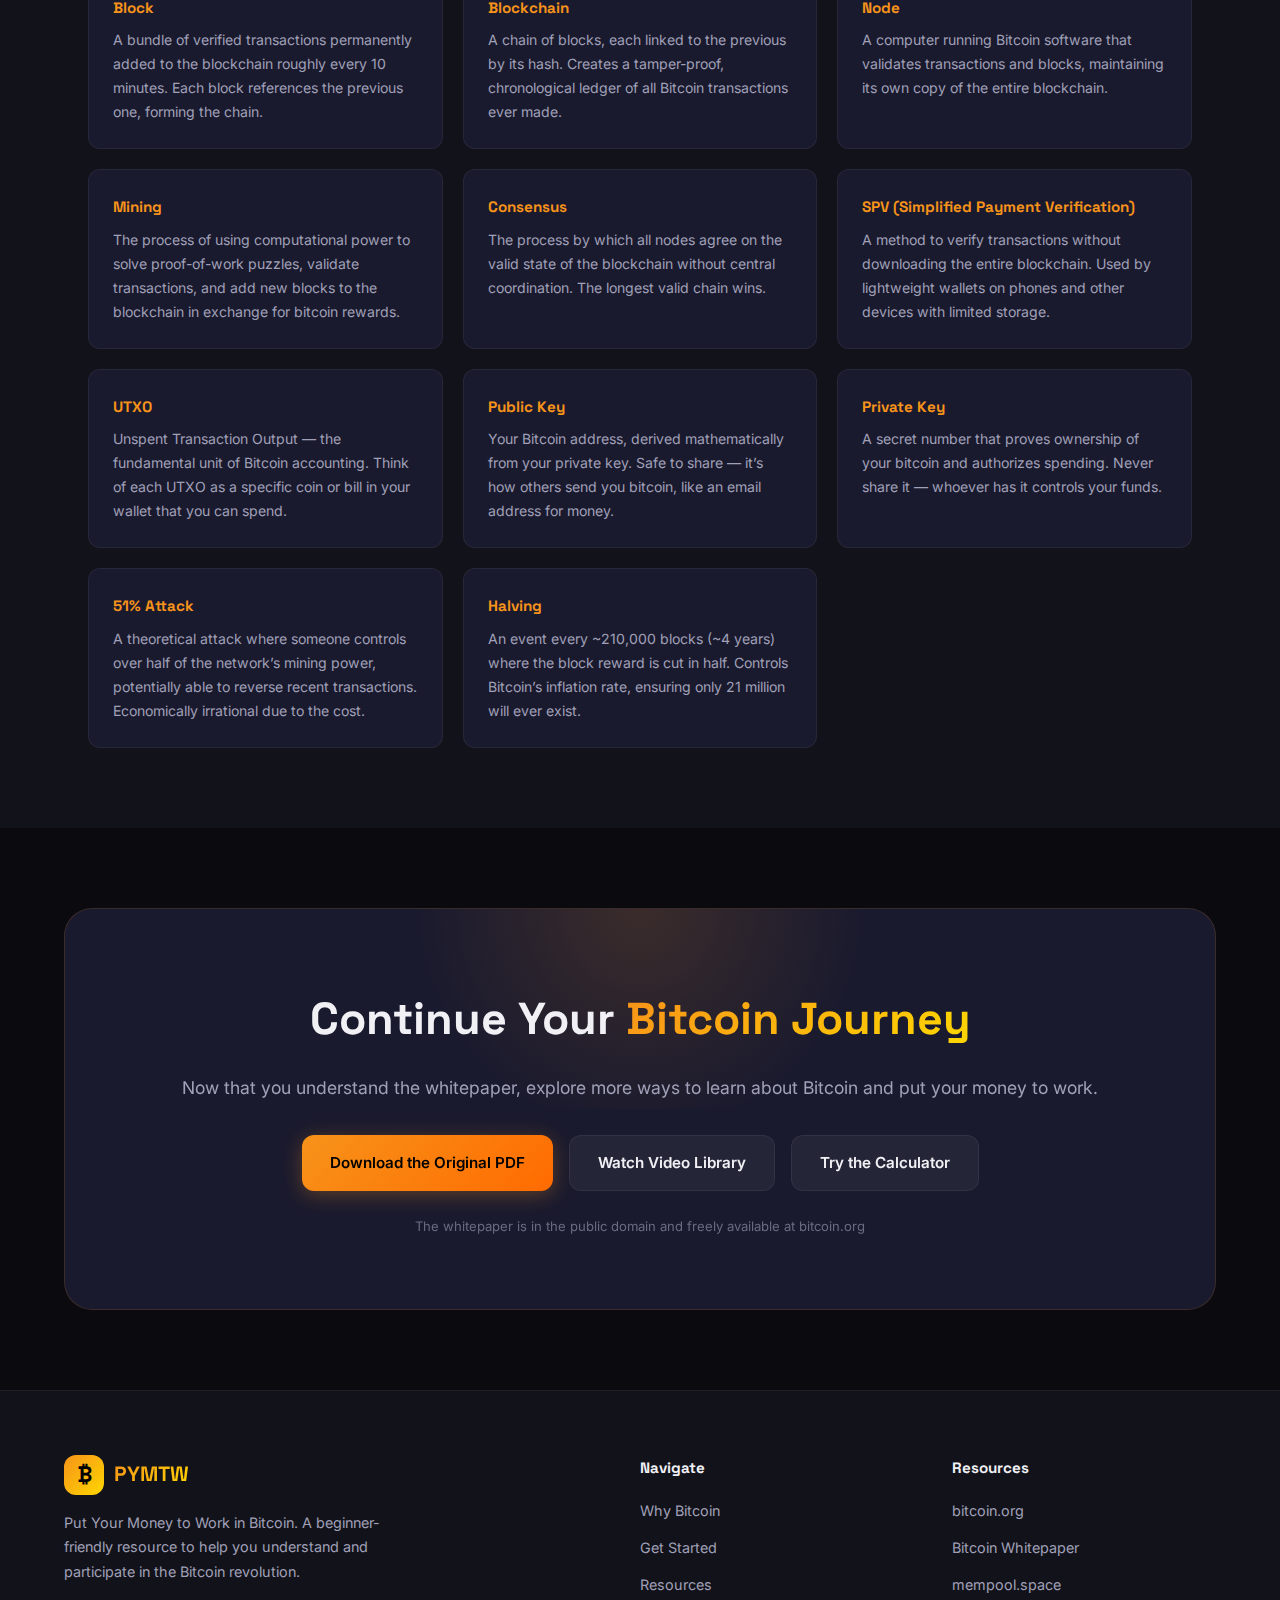
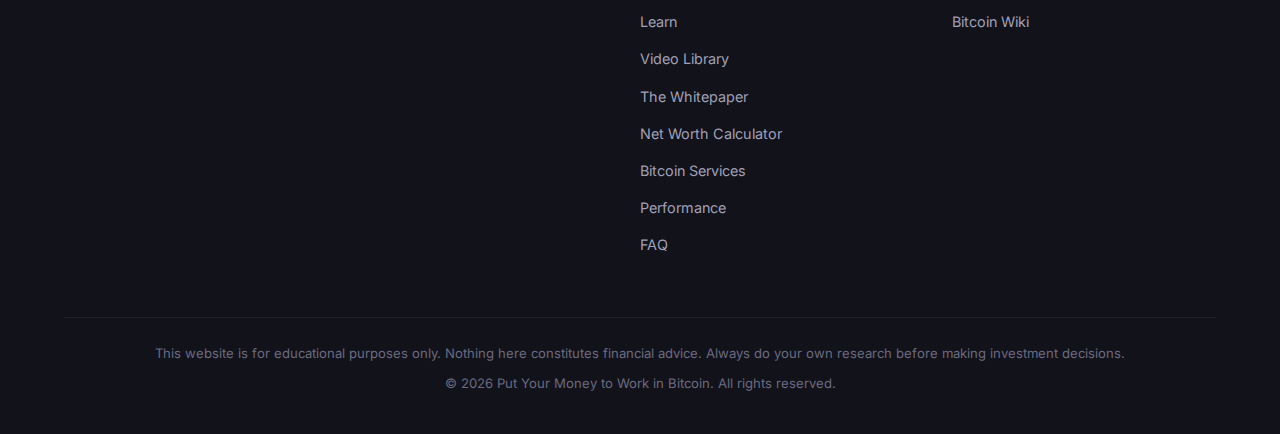
<file: whitepaper.html>
<!DOCTYPE html>
<html lang="en">
<head>
  <meta charset="UTF-8">
  <meta name="viewport" content="width=device-width, initial-scale=1.0">
  <title>The Whitepaper Decoded | PYMTW</title>
  <link rel="stylesheet" href="styles.css">
  <link rel="stylesheet" href="whitepaper.css">
  <link rel="preconnect" href="https://fonts.googleapis.com">
  <link rel="preconnect" href="https://fonts.gstatic.com" crossorigin>
  <link href="https://fonts.googleapis.com/css2?family=Inter:wght@300;400;500;600;700;800;900&family=Space+Grotesk:wght@400;500;600;700&display=swap" rel="stylesheet">
</head>
<body>
  <!-- Reading Progress Bar -->
  <div class="wp-progress-bar" id="wp-progress-bar">
    <div class="wp-progress-fill" id="wp-progress-fill"></div>
  </div>

  <!-- Live Bitcoin Price Bar -->
  <div class="btc-price-bar" id="btc-price-bar">
    <div class="btc-price-bar-inner">
      <div class="btc-price-live-indicator">
        <span class="btc-live-dot"></span>
        <span class="btc-live-text">LIVE</span>
      </div>
      <div class="btc-price-main">
        <span class="btc-price-icon">&#8383;</span>
        <span class="btc-price-label">Bitcoin</span>
        <span class="btc-price-value" id="btc-price-value">--</span>
      </div>
      <div class="btc-price-change" id="btc-price-change">
        <span class="btc-change-arrow" id="btc-change-arrow"></span>
        <span class="btc-change-value" id="btc-change-value">--%</span>
      </div>
      <div class="btc-price-divider"></div>
      <div class="btc-price-stat">
        <span class="btc-stat-label">Mkt Cap</span>
        <span class="btc-stat-value" id="btc-market-cap">--</span>
      </div>
      <div class="btc-price-stat btc-stat-desktop">
        <span class="btc-stat-label">24h Vol</span>
        <span class="btc-stat-value" id="btc-volume">--</span>
      </div>
      <div class="btc-price-updated" id="btc-price-updated">
        <span>Updated just now</span>
      </div>
    </div>
  </div>

  <!-- Navigation -->
  <nav class="navbar" id="navbar">
    <div class="nav-container">
      <a href="index.html" class="nav-logo">
        <span class="logo-icon">&#8383;</span>
        <span class="logo-text">PYMTW</span>
      </a>
      <ul class="nav-links" id="nav-links">
        <li><a href="index.html#why-bitcoin">Why Bitcoin</a></li>
        <li><a href="index.html#getting-started">Get Started</a></li>
        <li><a href="index.html#resources">Resources</a></li>
        <li><a href="index.html#learn">Learn</a></li>
        <li><a href="videos.html">Videos</a></li>
        <li><a href="whitepaper.html" class="nav-active">Whitepaper</a></li>
        <li><a href="calculator.html">Calculator</a></li>
        <li><a href="services.html">Services</a></li>
        <li><a href="performance.html">Performance</a></li>
        <li><a href="index.html#faq">FAQ</a></li>
      </ul>
      <button class="nav-toggle" id="nav-toggle" aria-label="Toggle menu">
        <span></span><span></span><span></span>
      </button>
    </div>
  </nav>

  <!-- Hero Section -->
  <section class="wp-hero">
    <div class="container">
      <div class="wp-hero-badge">Satoshi Nakamoto &middot; October 31, 2008</div>
      <h1 class="wp-hero-title">The <span class="gradient-text">Whitepaper</span></h1>
      <p class="wp-hero-subtitle">The 9 pages that changed everything. A section-by-section decoded guide to the document that launched a financial revolution.</p>
      <blockquote class="wp-hero-quote">
        <p>&ldquo;A purely peer-to-peer version of electronic cash would allow online payments to be sent directly from one party to another without going through a financial institution.&rdquo;</p>
        <cite>&mdash; Satoshi Nakamoto, Bitcoin Whitepaper Abstract</cite>
      </blockquote>
      <div class="wp-hero-actions">
        <a href="https://bitcoin.org/bitcoin.pdf" target="_blank" rel="noopener" class="btn btn-primary">
          <svg width="18" height="18" viewBox="0 0 24 24" fill="none" stroke="currentColor" stroke-width="2"><path d="M21 15v4a2 2 0 01-2 2H5a2 2 0 01-2-2v-4"/><polyline points="7 10 12 15 17 10"/><line x1="12" y1="15" x2="12" y2="3"/></svg>
          Read the Original PDF
        </a>
        <a href="#wp-section-0" class="btn btn-secondary" id="wp-start-btn">
          Start the Decoded Guide
          <svg width="18" height="18" viewBox="0 0 24 24" fill="none" stroke="currentColor" stroke-width="2"><path d="M6 9l6 6 6-6"/></svg>
        </a>
      </div>
    </div>
  </section>

  <!-- Timeline Context -->
  <section class="wp-timeline">
    <div class="container">
      <div class="wp-timeline-track">
        <div class="wp-timeline-item reveal">
          <span class="wp-timeline-year">1990s</span>
          <span class="wp-timeline-dot"></span>
          <span class="wp-timeline-label">Cypherpunk Movement</span>
          <span class="wp-timeline-desc">Cryptographers envision digital cash and privacy tools</span>
        </div>
        <div class="wp-timeline-item reveal">
          <span class="wp-timeline-year">2008</span>
          <span class="wp-timeline-dot active"></span>
          <span class="wp-timeline-label">Financial Crisis</span>
          <span class="wp-timeline-desc">Global banking system collapses, trust in institutions shattered</span>
        </div>
        <div class="wp-timeline-item reveal">
          <span class="wp-timeline-year">Oct 31, 2008</span>
          <span class="wp-timeline-dot active"></span>
          <span class="wp-timeline-label">Whitepaper Published</span>
          <span class="wp-timeline-desc">Satoshi publishes &ldquo;Bitcoin: A Peer-to-Peer Electronic Cash System&rdquo;</span>
        </div>
        <div class="wp-timeline-item reveal">
          <span class="wp-timeline-year">Jan 3, 2009</span>
          <span class="wp-timeline-dot"></span>
          <span class="wp-timeline-label">Genesis Block</span>
          <span class="wp-timeline-desc">The Bitcoin network goes live with the first block ever mined</span>
        </div>
      </div>
    </div>
  </section>

  <!-- Main Decoded Content -->
  <div class="wp-main" id="wp-main">
    <!-- Sidebar Navigator (Desktop) -->
    <aside class="wp-sidebar" id="wp-sidebar">
      <nav class="wp-sidebar-nav">
        <h3 class="wp-sidebar-title">Sections</h3>
        <ul class="wp-sidebar-list" id="wp-sidebar-list">
          <li><a href="#wp-section-0" class="wp-sidebar-link active" data-section="0"><span class="wp-sidebar-num">0</span><span class="wp-sidebar-text">Abstract</span></a></li>
          <li><a href="#wp-section-1" class="wp-sidebar-link" data-section="1"><span class="wp-sidebar-num">1</span><span class="wp-sidebar-text">Introduction</span></a></li>
          <li><a href="#wp-section-2" class="wp-sidebar-link" data-section="2"><span class="wp-sidebar-num">2</span><span class="wp-sidebar-text">Transactions</span></a></li>
          <li><a href="#wp-section-3" class="wp-sidebar-link" data-section="3"><span class="wp-sidebar-num">3</span><span class="wp-sidebar-text">Timestamp Server</span></a></li>
          <li><a href="#wp-section-4" class="wp-sidebar-link" data-section="4"><span class="wp-sidebar-num">4</span><span class="wp-sidebar-text">Proof-of-Work</span></a></li>
          <li><a href="#wp-section-5" class="wp-sidebar-link" data-section="5"><span class="wp-sidebar-num">5</span><span class="wp-sidebar-text">Network</span></a></li>
          <li><a href="#wp-section-6" class="wp-sidebar-link" data-section="6"><span class="wp-sidebar-num">6</span><span class="wp-sidebar-text">Incentive</span></a></li>
          <li><a href="#wp-section-7" class="wp-sidebar-link" data-section="7"><span class="wp-sidebar-num">7</span><span class="wp-sidebar-text">Reclaiming Disk Space</span></a></li>
          <li><a href="#wp-section-8" class="wp-sidebar-link" data-section="8"><span class="wp-sidebar-num">8</span><span class="wp-sidebar-text">Simplified Payment Verification</span></a></li>
          <li><a href="#wp-section-9" class="wp-sidebar-link" data-section="9"><span class="wp-sidebar-num">9</span><span class="wp-sidebar-text">Combining &amp; Splitting Value</span></a></li>
          <li><a href="#wp-section-10" class="wp-sidebar-link" data-section="10"><span class="wp-sidebar-num">10</span><span class="wp-sidebar-text">Privacy</span></a></li>
          <li><a href="#wp-section-11" class="wp-sidebar-link" data-section="11"><span class="wp-sidebar-num">11</span><span class="wp-sidebar-text">Calculations</span></a></li>
          <li><a href="#wp-section-12" class="wp-sidebar-link" data-section="12"><span class="wp-sidebar-num">12</span><span class="wp-sidebar-text">Conclusion</span></a></li>
        </ul>
      </nav>
    </aside>

    <!-- Mobile Section Navigator -->
    <nav class="wp-mobile-nav" id="wp-mobile-nav">
      <div class="wp-mobile-nav-inner">
        <button class="wp-mobile-pill active" data-section="0">Abstract</button>
        <button class="wp-mobile-pill" data-section="1">Introduction</button>
        <button class="wp-mobile-pill" data-section="2">Transactions</button>
        <button class="wp-mobile-pill" data-section="3">Timestamp</button>
        <button class="wp-mobile-pill" data-section="4">Proof-of-Work</button>
        <button class="wp-mobile-pill" data-section="5">Network</button>
        <button class="wp-mobile-pill" data-section="6">Incentive</button>
        <button class="wp-mobile-pill" data-section="7">Disk Space</button>
        <button class="wp-mobile-pill" data-section="8">SPV</button>
        <button class="wp-mobile-pill" data-section="9">Value</button>
        <button class="wp-mobile-pill" data-section="10">Privacy</button>
        <button class="wp-mobile-pill" data-section="11">Calculations</button>
        <button class="wp-mobile-pill" data-section="12">Conclusion</button>
      </div>
    </nav>

    <!-- Section Cards Container -->
    <div class="wp-content" id="wp-content">

      <!-- Section 0: Abstract -->
      <article class="wp-section-card reveal" id="wp-section-0" data-section="0">
        <div class="wp-section-number">0</div>
        <h2 class="wp-section-title">Abstract</h2>
        <div class="wp-key-insight">
          <div class="wp-key-insight-icon"><svg width="20" height="20" viewBox="0 0 24 24" fill="none" stroke="currentColor" stroke-width="2"><circle cx="12" cy="12" r="10"/><path d="M12 16v-4"/><path d="M12 8h.01"/></svg></div>
          <div class="wp-key-insight-text"><strong>Key Insight:</strong> Bitcoin eliminates the need for trusted third parties in online payments. It&rsquo;s money that works like cash on the internet &mdash; no banks required.</div>
        </div>
        <blockquote class="wp-quote"><p>&ldquo;A purely peer-to-peer version of electronic cash would allow online payments to be sent directly from one party to another without going through a financial institution.&rdquo;</p></blockquote>
        <div class="wp-decoded">
          <h3 class="wp-decoded-title"><svg width="18" height="18" viewBox="0 0 24 24" fill="none" stroke="currentColor" stroke-width="2"><path d="M2 3h6a4 4 0 014 4v14a3 3 0 00-3-3H2z"/><path d="M22 3h-6a4 4 0 00-4 4v14a3 3 0 013-3h7z"/></svg> Decoded</h3>
          <p>Before Bitcoin, sending money online always required a middleman: a bank, PayPal, or a credit card company. Satoshi&rsquo;s paper proposes something revolutionary &mdash; a system where people can send digital money directly to each other, just like handing someone cash in person.</p>
          <p>The abstract lays out the core problem (trust in third parties) and the solution: a peer-to-peer network that uses cryptographic proof to secure transactions, making double-spending impossible without any central authority.</p>
          <p>This single paragraph became the mission statement for an entirely new form of money.</p>
        </div>
        <div class="wp-concept-tags">
          <span class="wp-concept-tag" data-term="peer-to-peer">Peer-to-Peer</span>
          <span class="wp-concept-tag" data-term="double-spending">Double Spending</span>
          <span class="wp-concept-tag" data-term="cryptographic-proof">Cryptographic Proof</span>
          <span class="wp-concept-tag" data-term="trusted-third-party">Trusted Third Party</span>
        </div>
        <div class="wp-original">
          <button class="wp-original-toggle" aria-expanded="false"><svg class="wp-original-chevron" width="18" height="18" viewBox="0 0 24 24" fill="none" stroke="currentColor" stroke-width="2"><path d="M6 9l6 6 6-6"/></svg><span>Read Original Text</span></button>
          <div class="wp-original-content"><p>A purely peer-to-peer version of electronic cash would allow online payments to be sent directly from one party to another without going through a financial institution. Digital signatures provide part of the solution, but the main benefits are lost if a trusted third party is still required to prevent double-spending. We propose a solution to the double-spending problem using a peer-to-peer network. The network timestamps transactions by hashing them into an ongoing chain of hash-based proof-of-work, forming a record that cannot be changed without redoing the proof-of-work. The longest chain not only serves as proof of the sequence of events witnessed, but proof that it came from the largest pool of CPU power. As long as a majority of CPU power is controlled by nodes that are not cooperating to attack the network, they&rsquo;ll generate the longest chain and outpace attackers. The network itself requires minimal structure. Messages are broadcast on a best effort basis, and nodes can leave and rejoin the network at will, accepting the longest proof-of-work chain as proof of what happened while they were gone.</p></div>
        </div>
      </article>

      <!-- Section 1: Introduction -->
      <article class="wp-section-card reveal" id="wp-section-1" data-section="1">
        <div class="wp-section-number">1</div>
        <h2 class="wp-section-title">Introduction</h2>
        <div class="wp-key-insight">
          <div class="wp-key-insight-icon"><svg width="20" height="20" viewBox="0 0 24 24" fill="none" stroke="currentColor" stroke-width="2"><circle cx="12" cy="12" r="10"/><path d="M12 16v-4"/><path d="M12 8h.01"/></svg></div>
          <div class="wp-key-insight-text"><strong>Key Insight:</strong> The internet&rsquo;s commerce model is fundamentally broken because it relies on trust. Bitcoin replaces trust with mathematical proof.</div>
        </div>
        <blockquote class="wp-quote"><p>&ldquo;What is needed is an electronic payment system based on cryptographic proof instead of trust, allowing any two willing parties to transact directly with each other without the need for a trusted third party.&rdquo;</p></blockquote>
        <div class="wp-decoded">
          <h3 class="wp-decoded-title"><svg width="18" height="18" viewBox="0 0 24 24" fill="none" stroke="currentColor" stroke-width="2"><path d="M2 3h6a4 4 0 014 4v14a3 3 0 00-3-3H2z"/><path d="M22 3h-6a4 4 0 00-4 4v14a3 3 0 013-3h7z"/></svg> Decoded</h3>
          <p>Satoshi begins by identifying the weakness of online commerce: everything depends on financial institutions acting as trusted third parties. This creates real costs &mdash; transaction fees, fraud mediation, and the inability to make truly irreversible payments like cash.</p>
          <p>The introduction argues that reversible transactions are expensive for everyone. Merchants need more information from customers, fraud is accepted as unavoidable, and small casual transactions become impractical because of the overhead.</p>
          <p>The proposed solution is elegant: replace trust with cryptographic proof. Instead of relying on institutions to verify and approve transactions, use mathematics to make fraud computationally impractical.</p>
        </div>
        <div class="wp-concept-tags">
          <span class="wp-concept-tag" data-term="trusted-third-party">Trust Model</span>
          <span class="wp-concept-tag" data-term="reversible-transactions">Reversible Transactions</span>
          <span class="wp-concept-tag" data-term="cryptographic-proof">Cryptographic Proof</span>
          <span class="wp-concept-tag" data-term="digital-signatures">Digital Signatures</span>
        </div>
        <div class="wp-original">
          <button class="wp-original-toggle" aria-expanded="false"><svg class="wp-original-chevron" width="18" height="18" viewBox="0 0 24 24" fill="none" stroke="currentColor" stroke-width="2"><path d="M6 9l6 6 6-6"/></svg><span>Read Original Text</span></button>
          <div class="wp-original-content"><p>Commerce on the Internet has come to rely almost exclusively on financial institutions serving as trusted third parties to process electronic payments. While the system works well enough for most transactions, it still suffers from the inherent weaknesses of the trust based model. Completely non-reversible transactions are not really possible, since financial institutions cannot avoid mediating disputes. The cost of mediation increases transaction costs, limiting the minimum practical transaction size and cutting off the possibility for small casual transactions, and there is a broader cost in the loss of ability to make non-reversible payments for non-reversible services. With the possibility of reversal, the need for trust spreads. Merchants must be wary of their customers, hassling them for more information than they would otherwise need. A certain percentage of fraud is accepted as unavoidable. These costs and payment uncertainties can be avoided in person by using physical currency, but no mechanism exists to make payments over a communications channel without a trusted party.</p></div>
        </div>
      </article>

      <!-- Section 2: Transactions -->
      <article class="wp-section-card reveal" id="wp-section-2" data-section="2">
        <div class="wp-section-number">2</div>
        <h2 class="wp-section-title">Transactions</h2>
        <div class="wp-key-insight">
          <div class="wp-key-insight-icon"><svg width="20" height="20" viewBox="0 0 24 24" fill="none" stroke="currentColor" stroke-width="2"><circle cx="12" cy="12" r="10"/><path d="M12 16v-4"/><path d="M12 8h.01"/></svg></div>
          <div class="wp-key-insight-text"><strong>Key Insight:</strong> A bitcoin is not a file or a token &mdash; it&rsquo;s a chain of digital signatures tracing ownership from person to person, like an unbreakable chain of custody.</div>
        </div>
        <blockquote class="wp-quote"><p>&ldquo;We define an electronic coin as a chain of digital signatures.&rdquo;</p></blockquote>
        <div class="wp-decoded">
          <h3 class="wp-decoded-title"><svg width="18" height="18" viewBox="0 0 24 24" fill="none" stroke="currentColor" stroke-width="2"><path d="M2 3h6a4 4 0 014 4v14a3 3 0 00-3-3H2z"/><path d="M22 3h-6a4 4 0 00-4 4v14a3 3 0 013-3h7z"/></svg> Decoded</h3>
          <p>This is one of the most important conceptual leaps in the paper. A bitcoin isn&rsquo;t a &ldquo;thing&rdquo; stored somewhere &mdash; it&rsquo;s the entire history of its transfers. Each owner transfers the coin by digitally signing a hash of the previous transaction and the next owner&rsquo;s public key.</p>
          <p>The problem Satoshi identifies here is double-spending: how do you prevent someone from copying their digital money and spending it twice? In the physical world, handing over a dollar bill solves this naturally. In the digital world, you need a mechanism to verify that coins haven&rsquo;t already been spent.</p>
          <p>The traditional solution is a trusted central authority (like a bank or mint) that checks every transaction. Satoshi&rsquo;s breakthrough is finding a way to do this without any central party.</p>
        </div>
        <div class="wp-concept-tags">
          <span class="wp-concept-tag" data-term="digital-signatures">Digital Signatures</span>
          <span class="wp-concept-tag" data-term="double-spending">Double Spending</span>
          <span class="wp-concept-tag" data-term="public-key">Public Keys</span>
          <span class="wp-concept-tag" data-term="hash-function">Hash Functions</span>
        </div>
        <div class="wp-original">
          <button class="wp-original-toggle" aria-expanded="false"><svg class="wp-original-chevron" width="18" height="18" viewBox="0 0 24 24" fill="none" stroke="currentColor" stroke-width="2"><path d="M6 9l6 6 6-6"/></svg><span>Read Original Text</span></button>
          <div class="wp-original-content"><p>We define an electronic coin as a chain of digital signatures. Each owner transfers the coin to the next by digitally signing a hash of the previous transaction and the public key of the next owner and adding these to the end of the coin. A payee can verify the signatures to verify the chain of ownership. The problem of course is the payee can&rsquo;t verify that one of the owners did not double-spend the coin. A common solution is to introduce a trusted central authority, or mint, that checks every transaction for double spending. After each transaction, the coin must be returned to the mint to issue a new coin, and only coins issued directly from the mint are trusted not to be double-spent. The problem with this solution is that the fate of the entire money system depends on the company running the mint, with every transaction having to go through them, just like a bank. We need a way for the payee to know that the previous owners did not sign any earlier transactions.</p></div>
        </div>
      </article>

      <!-- Section 3: Timestamp Server -->
      <article class="wp-section-card reveal" id="wp-section-3" data-section="3">
        <div class="wp-section-number">3</div>
        <h2 class="wp-section-title">Timestamp Server</h2>
        <div class="wp-key-insight">
          <div class="wp-key-insight-icon"><svg width="20" height="20" viewBox="0 0 24 24" fill="none" stroke="currentColor" stroke-width="2"><circle cx="12" cy="12" r="10"/><path d="M12 16v-4"/><path d="M12 8h.01"/></svg></div>
          <div class="wp-key-insight-text"><strong>Key Insight:</strong> By timestamping batches of transactions into linked blocks, Bitcoin creates an unforgeable, chronologically ordered record of every transaction ever made.</div>
        </div>
        <blockquote class="wp-quote"><p>&ldquo;Each timestamp includes the previous timestamp in its hash, forming a chain, with each additional timestamp reinforcing the ones before it.&rdquo;</p></blockquote>
        <div class="wp-decoded">
          <h3 class="wp-decoded-title"><svg width="18" height="18" viewBox="0 0 24 24" fill="none" stroke="currentColor" stroke-width="2"><path d="M2 3h6a4 4 0 014 4v14a3 3 0 00-3-3H2z"/><path d="M22 3h-6a4 4 0 00-4 4v14a3 3 0 013-3h7z"/></svg> Decoded</h3>
          <p>Think of each block as a page in a ledger that&rsquo;s stamped with the exact time it was created. But here&rsquo;s the clever part: each stamp also includes a fingerprint of the previous page. This means you can&rsquo;t change any page without breaking every page that came after it.</p>
          <p>This is the foundation of the &ldquo;blockchain&rdquo; &mdash; a chain of timestamped blocks where each one references the one before it. The result is an append-only record: you can add to it, but you can never go back and change history without redoing all subsequent work.</p>
        </div>
        <div class="wp-concept-tags">
          <span class="wp-concept-tag" data-term="timestamp">Timestamp Server</span>
          <span class="wp-concept-tag" data-term="hash-chain">Hash Chain</span>
          <span class="wp-concept-tag" data-term="block">Blocks</span>
          <span class="wp-concept-tag" data-term="blockchain">Immutability</span>
        </div>
        <div class="wp-original">
          <button class="wp-original-toggle" aria-expanded="false"><svg class="wp-original-chevron" width="18" height="18" viewBox="0 0 24 24" fill="none" stroke="currentColor" stroke-width="2"><path d="M6 9l6 6 6-6"/></svg><span>Read Original Text</span></button>
          <div class="wp-original-content"><p>The solution we propose begins with a timestamp server. A timestamp server works by taking a hash of a block of items to be timestamped and widely publishing the hash. The timestamp proves that the data must have existed at the time, obviously, in order to get into the hash. Each timestamp includes the previous timestamp in its hash, forming a chain, with each additional timestamp reinforcing the ones before it.</p></div>
        </div>
      </article>

      <!-- Section 4: Proof-of-Work -->
      <article class="wp-section-card reveal" id="wp-section-4" data-section="4">
        <div class="wp-section-number">4</div>
        <h2 class="wp-section-title">Proof-of-Work</h2>
        <div class="wp-key-insight">
          <div class="wp-key-insight-icon"><svg width="20" height="20" viewBox="0 0 24 24" fill="none" stroke="currentColor" stroke-width="2"><circle cx="12" cy="12" r="10"/><path d="M12 16v-4"/><path d="M12 8h.01"/></svg></div>
          <div class="wp-key-insight-text"><strong>Key Insight:</strong> Proof-of-work makes it extraordinarily expensive to cheat but trivially easy to verify honesty. It&rsquo;s democratic security: one CPU, one vote.</div>
        </div>
        <blockquote class="wp-quote"><p>&ldquo;Proof-of-work is essentially one-CPU-one-vote. The majority decision is represented by the longest chain, which has the greatest proof-of-work effort invested in it.&rdquo;</p></blockquote>
        <div class="wp-decoded">
          <h3 class="wp-decoded-title"><svg width="18" height="18" viewBox="0 0 24 24" fill="none" stroke="currentColor" stroke-width="2"><path d="M2 3h6a4 4 0 014 4v14a3 3 0 00-3-3H2z"/><path d="M22 3h-6a4 4 0 00-4 4v14a3 3 0 013-3h7z"/></svg> Decoded</h3>
          <p>Proof-of-work is the engine that secures Bitcoin. Miners compete to solve a computational puzzle &mdash; finding a number (called a nonce) that, when hashed with the block data, produces a result starting with a certain number of zeros. It&rsquo;s like a lottery where you have to keep guessing until you win.</p>
          <p>The beauty is in the asymmetry: finding the solution requires enormous computational effort, but verifying it takes almost no effort at all. Anyone can instantly check if a block is valid, but creating a fraudulent block requires re-doing all the work.</p>
          <p>The difficulty automatically adjusts so that blocks are found roughly every 10 minutes, regardless of how much computing power joins or leaves the network. This elegant self-regulation is key to Bitcoin&rsquo;s resilience.</p>
        </div>
        <div class="wp-concept-tags">
          <span class="wp-concept-tag" data-term="proof-of-work">Proof-of-Work</span>
          <span class="wp-concept-tag" data-term="sha-256">SHA-256</span>
          <span class="wp-concept-tag" data-term="mining">Mining</span>
          <span class="wp-concept-tag" data-term="nonce">Nonce</span>
        </div>
        <div class="wp-original">
          <button class="wp-original-toggle" aria-expanded="false"><svg class="wp-original-chevron" width="18" height="18" viewBox="0 0 24 24" fill="none" stroke="currentColor" stroke-width="2"><path d="M6 9l6 6 6-6"/></svg><span>Read Original Text</span></button>
          <div class="wp-original-content"><p>To implement a distributed timestamp server on a peer-to-peer basis, we will need to use a proof-of-work system similar to Adam Back&rsquo;s Hashcash. The proof-of-work involves scanning for a value that when hashed, such as with SHA-256, the hash begins with a number of zero bits. The average work required is exponential in the number of zero bits required and can be verified by executing a single hash. For our timestamp network, we implement the proof-of-work by incrementing a nonce in the block until a value is found that gives the block&rsquo;s hash the required zero bits. Once the CPU effort has been expended to make it satisfy the proof-of-work, the block cannot be changed without redoing the work. As later blocks are chained after it, the work to change the block would include redoing all the blocks after it. Proof-of-work is essentially one-CPU-one-vote.</p></div>
        </div>
      </article>

      <!-- Section 5: Network -->
      <article class="wp-section-card reveal" id="wp-section-5" data-section="5">
        <div class="wp-section-number">5</div>
        <h2 class="wp-section-title">Network</h2>
        <div class="wp-key-insight">
          <div class="wp-key-insight-icon"><svg width="20" height="20" viewBox="0 0 24 24" fill="none" stroke="currentColor" stroke-width="2"><circle cx="12" cy="12" r="10"/><path d="M12 16v-4"/><path d="M12 8h.01"/></svg></div>
          <div class="wp-key-insight-text"><strong>Key Insight:</strong> The Bitcoin network runs itself with minimal coordination. Nodes freely join and leave, always trusting the longest valid chain as the source of truth.</div>
        </div>
        <blockquote class="wp-quote"><p>&ldquo;Nodes can leave and rejoin the network at will, accepting the proof-of-work chain as proof of what happened while they were gone.&rdquo;</p></blockquote>
        <div class="wp-decoded">
          <h3 class="wp-decoded-title"><svg width="18" height="18" viewBox="0 0 24 24" fill="none" stroke="currentColor" stroke-width="2"><path d="M2 3h6a4 4 0 014 4v14a3 3 0 00-3-3H2z"/><path d="M22 3h-6a4 4 0 00-4 4v14a3 3 0 013-3h7z"/></svg> Decoded</h3>
          <p>Satoshi lays out the network&rsquo;s operation in six simple steps: new transactions are broadcast to all nodes, each node collects them into a block, nodes compete to solve the proof-of-work puzzle, the winner broadcasts the solved block, other nodes accept it if all transactions are valid, and everyone starts working on the next block.</p>
          <p>The elegance is in its simplicity. No node is &ldquo;in charge.&rdquo; If a node goes offline for a week, it simply downloads the blocks it missed and catches up. The longest chain always wins because it represents the most accumulated computational work.</p>
        </div>
        <div class="wp-concept-tags">
          <span class="wp-concept-tag" data-term="node">Nodes</span>
          <span class="wp-concept-tag" data-term="consensus">Consensus</span>
          <span class="wp-concept-tag" data-term="blockchain">Longest Chain Rule</span>
        </div>
        <div class="wp-original">
          <button class="wp-original-toggle" aria-expanded="false"><svg class="wp-original-chevron" width="18" height="18" viewBox="0 0 24 24" fill="none" stroke="currentColor" stroke-width="2"><path d="M6 9l6 6 6-6"/></svg><span>Read Original Text</span></button>
          <div class="wp-original-content"><p>The steps to run the network are as follows: 1) New transactions are broadcast to all nodes. 2) Each node collects new transactions into a block. 3) Each node works on finding a difficult proof-of-work for its block. 4) When a node finds a proof-of-work, it broadcasts the block to all nodes. 5) Nodes accept the block only if all transactions in it are valid and not already spent. 6) Nodes express their acceptance of the block by working on creating the next block in the chain, using the hash of the accepted block as the previous hash. Nodes always consider the longest chain to be the correct one and will keep working on extending it.</p></div>
        </div>
      </article>

      <!-- Section 6: Incentive -->
      <article class="wp-section-card reveal" id="wp-section-6" data-section="6">
        <div class="wp-section-number">6</div>
        <h2 class="wp-section-title">Incentive</h2>
        <div class="wp-key-insight">
          <div class="wp-key-insight-icon"><svg width="20" height="20" viewBox="0 0 24 24" fill="none" stroke="currentColor" stroke-width="2"><circle cx="12" cy="12" r="10"/><path d="M12 16v-4"/><path d="M12 8h.01"/></svg></div>
          <div class="wp-key-insight-text"><strong>Key Insight:</strong> Bitcoin&rsquo;s genius is in its incentive design: it&rsquo;s more profitable to protect the network than to attack it. Greed is channeled into honesty.</div>
        </div>
        <blockquote class="wp-quote"><p>&ldquo;If a greedy attacker is able to assemble more CPU power than all the honest nodes, he would have to choose between using it to defraud people by stealing back his payments, or using it to generate new coins. He ought to find it more profitable to play by the rules.&rdquo;</p></blockquote>
        <div class="wp-decoded">
          <h3 class="wp-decoded-title"><svg width="18" height="18" viewBox="0 0 24 24" fill="none" stroke="currentColor" stroke-width="2"><path d="M2 3h6a4 4 0 014 4v14a3 3 0 00-3-3H2z"/><path d="M22 3h-6a4 4 0 00-4 4v14a3 3 0 013-3h7z"/></svg> Decoded</h3>
          <p>This section reveals Bitcoin&rsquo;s brilliant use of game theory. The first transaction in every block creates new bitcoins out of thin air &mdash; the block reward. This is both how new bitcoins enter circulation and how miners are incentivized to do the work of securing the network.</p>
          <p>The incentive structure is self-reinforcing: even if someone had enough computing power to attack the network, they&rsquo;d earn more by playing honestly. Attacking Bitcoin would destroy the value of the very coins they&rsquo;re trying to steal. It&rsquo;s a system where self-interest and collective good are perfectly aligned.</p>
          <p>Satoshi also notes that once all 21 million bitcoins are mined, the incentive transitions entirely to transaction fees &mdash; making the system sustainable long-term.</p>
        </div>
        <div class="wp-concept-tags">
          <span class="wp-concept-tag" data-term="block-reward">Block Reward</span>
          <span class="wp-concept-tag" data-term="transaction-fees">Transaction Fees</span>
          <span class="wp-concept-tag" data-term="halving">Halving</span>
          <span class="wp-concept-tag" data-term="game-theory">Game Theory</span>
        </div>
        <div class="wp-original">
          <button class="wp-original-toggle" aria-expanded="false"><svg class="wp-original-chevron" width="18" height="18" viewBox="0 0 24 24" fill="none" stroke="currentColor" stroke-width="2"><path d="M6 9l6 6 6-6"/></svg><span>Read Original Text</span></button>
          <div class="wp-original-content"><p>By convention, the first transaction in a block is a special transaction that starts a new coin owned by the creator of the block. This adds an incentive for nodes to support the network, and provides a way to initially distribute coins into circulation, since there is no central authority to issue them. The steady addition of a constant of amount of new coins is analogous to gold miners expending resources to add gold to circulation. In our case, it is CPU time and electricity that is expended. The incentive can also be funded with transaction fees. If the output value of a transaction is less than its input value, the difference is a transaction fee that is added to the incentive value of the block containing the transaction. Once a predetermined number of coins have entered circulation, the incentive can transition entirely to transaction fees and be completely inflation free. The incentive may help encourage nodes to stay honest.</p></div>
        </div>
      </article>

      <!-- Section 7: Reclaiming Disk Space -->
      <article class="wp-section-card reveal" id="wp-section-7" data-section="7">
        <div class="wp-section-number">7</div>
        <h2 class="wp-section-title">Reclaiming Disk Space</h2>
        <div class="wp-key-insight">
          <div class="wp-key-insight-icon"><svg width="20" height="20" viewBox="0 0 24 24" fill="none" stroke="currentColor" stroke-width="2"><circle cx="12" cy="12" r="10"/><path d="M12 16v-4"/><path d="M12 8h.01"/></svg></div>
          <div class="wp-key-insight-text"><strong>Key Insight:</strong> Bitcoin uses Merkle trees to efficiently compress old transaction data. Block headers stay tiny (~80 bytes) even as the chain grows for decades.</div>
        </div>
        <blockquote class="wp-quote"><p>&ldquo;Once the latest transaction in a coin is buried under enough blocks, the spent transactions before it can be discarded to save disk space.&rdquo;</p></blockquote>
        <div class="wp-decoded">
          <h3 class="wp-decoded-title"><svg width="18" height="18" viewBox="0 0 24 24" fill="none" stroke="currentColor" stroke-width="2"><path d="M2 3h6a4 4 0 014 4v14a3 3 0 00-3-3H2z"/><path d="M22 3h-6a4 4 0 00-4 4v14a3 3 0 013-3h7z"/></svg> Decoded</h3>
          <p>As Bitcoin grows, storing every transaction forever would be impractical. Satoshi&rsquo;s solution is the Merkle tree &mdash; a data structure that lets you summarize thousands of transactions into a single compact hash, like a fingerprint for the entire block.</p>
          <p>Old transactions whose coins have been spent many times over can be safely discarded. The block header (only about 80 bytes) preserves the proof that everything was valid. At roughly 80 bytes per block header and one block every 10 minutes, the entire chain of headers grows by only about 4.2 MB per year &mdash; trivial even for small devices.</p>
        </div>
        <div class="wp-concept-tags">
          <span class="wp-concept-tag" data-term="merkle-tree">Merkle Tree</span>
          <span class="wp-concept-tag" data-term="block">Block Header</span>
          <span class="wp-concept-tag" data-term="hash-function">Pruning</span>
        </div>
        <div class="wp-original">
          <button class="wp-original-toggle" aria-expanded="false"><svg class="wp-original-chevron" width="18" height="18" viewBox="0 0 24 24" fill="none" stroke="currentColor" stroke-width="2"><path d="M6 9l6 6 6-6"/></svg><span>Read Original Text</span></button>
          <div class="wp-original-content"><p>Once the latest transaction in a coin is buried under enough blocks, the spent transactions before it can be discarded to save disk space. To facilitate this without breaking the block&rsquo;s hash, transactions are hashed in a Merkle Tree, with only the root included in the block&rsquo;s hash. Old blocks can then be compacted by stubbing off branches of the tree. The interior hashes do not need to be stored. A block header with no transactions would be about 80 bytes. If we suppose blocks are generated every 10 minutes, 80 bytes * 6 * 24 * 365 = 4.2MB per year.</p></div>
        </div>
      </article>

      <!-- Section 8: Simplified Payment Verification -->
      <article class="wp-section-card reveal" id="wp-section-8" data-section="8">
        <div class="wp-section-number">8</div>
        <h2 class="wp-section-title">Simplified Payment Verification</h2>
        <div class="wp-key-insight">
          <div class="wp-key-insight-icon"><svg width="20" height="20" viewBox="0 0 24 24" fill="none" stroke="currentColor" stroke-width="2"><circle cx="12" cy="12" r="10"/><path d="M12 16v-4"/><path d="M12 8h.01"/></svg></div>
          <div class="wp-key-insight-text"><strong>Key Insight:</strong> You don&rsquo;t need to run a full node to use Bitcoin safely. Lightweight clients can verify payments by checking block headers alone &mdash; making Bitcoin practical for phones and everyday devices.</div>
        </div>
        <blockquote class="wp-quote"><p>&ldquo;It is possible to verify payments without running a full network node. A user only needs to keep a copy of the block headers of the longest proof-of-work chain.&rdquo;</p></blockquote>
        <div class="wp-decoded">
          <h3 class="wp-decoded-title"><svg width="18" height="18" viewBox="0 0 24 24" fill="none" stroke="currentColor" stroke-width="2"><path d="M2 3h6a4 4 0 014 4v14a3 3 0 00-3-3H2z"/><path d="M22 3h-6a4 4 0 00-4 4v14a3 3 0 013-3h7z"/></svg> Decoded</h3>
          <p>Not everyone can (or wants to) store the entire blockchain. SPV allows lightweight clients &mdash; like mobile wallets &mdash; to verify that a transaction is included in a block without downloading every transaction. They just need the block headers and a Merkle branch linking their transaction to the block.</p>
          <p>This is what makes Bitcoin practical for everyday use. Your phone doesn&rsquo;t need to store hundreds of gigabytes of blockchain data to send and receive bitcoin safely. It just needs to verify the proof-of-work chain and check that your transaction is anchored in it.</p>
        </div>
        <div class="wp-concept-tags">
          <span class="wp-concept-tag" data-term="spv">SPV</span>
          <span class="wp-concept-tag" data-term="merkle-tree">Merkle Branch</span>
          <span class="wp-concept-tag" data-term="node">Full Node</span>
        </div>
        <div class="wp-original">
          <button class="wp-original-toggle" aria-expanded="false"><svg class="wp-original-chevron" width="18" height="18" viewBox="0 0 24 24" fill="none" stroke="currentColor" stroke-width="2"><path d="M6 9l6 6 6-6"/></svg><span>Read Original Text</span></button>
          <div class="wp-original-content"><p>It is possible to verify payments without running a full network node. A user only needs to keep a copy of the block headers of the longest proof-of-work chain, which he can get by querying network nodes until he&rsquo;s convinced he has the longest chain, and obtain the Merkle branch linking the transaction to the block it&rsquo;s timestamped in. He can&rsquo;t check the transaction for himself, but by linking it to a place in the chain, he can see that a network node has accepted it, and blocks added after it further confirm the network has accepted it.</p></div>
        </div>
      </article>

      <!-- Section 9: Combining and Splitting Value -->
      <article class="wp-section-card reveal" id="wp-section-9" data-section="9">
        <div class="wp-section-number">9</div>
        <h2 class="wp-section-title">Combining and Splitting Value</h2>
        <div class="wp-key-insight">
          <div class="wp-key-insight-icon"><svg width="20" height="20" viewBox="0 0 24 24" fill="none" stroke="currentColor" stroke-width="2"><circle cx="12" cy="12" r="10"/><path d="M12 16v-4"/><path d="M12 8h.01"/></svg></div>
          <div class="wp-key-insight-text"><strong>Key Insight:</strong> Bitcoin transactions work like physical cash &mdash; you can combine multiple bills to make a larger payment, or break a large bill and get change back.</div>
        </div>
        <blockquote class="wp-quote"><p>&ldquo;Although it would be possible to handle coins individually, it would be unwieldy to make a separate transaction for every cent in a transfer.&rdquo;</p></blockquote>
        <div class="wp-decoded">
          <h3 class="wp-decoded-title"><svg width="18" height="18" viewBox="0 0 24 24" fill="none" stroke="currentColor" stroke-width="2"><path d="M2 3h6a4 4 0 014 4v14a3 3 0 00-3-3H2z"/><path d="M22 3h-6a4 4 0 00-4 4v14a3 3 0 013-3h7z"/></svg> Decoded</h3>
          <p>In the real world, if something costs $7 and you have a $5 bill and a $10 bill, you hand over both and get $8 back in change. Bitcoin transactions work the same way through the UTXO (Unspent Transaction Output) model.</p>
          <p>A transaction can take multiple inputs (combining smaller amounts) and create multiple outputs (the payment plus your change). This makes Bitcoin flexible enough to handle any payment size without needing exact change.</p>
        </div>
        <div class="wp-concept-tags">
          <span class="wp-concept-tag" data-term="utxo">UTXO</span>
          <span class="wp-concept-tag" data-term="digital-signatures">Inputs &amp; Outputs</span>
        </div>
        <div class="wp-original">
          <button class="wp-original-toggle" aria-expanded="false"><svg class="wp-original-chevron" width="18" height="18" viewBox="0 0 24 24" fill="none" stroke="currentColor" stroke-width="2"><path d="M6 9l6 6 6-6"/></svg><span>Read Original Text</span></button>
          <div class="wp-original-content"><p>Although it would be possible to handle coins individually, it would be unwieldy to make a separate transaction for every cent in a transfer. To allow value to be split and combined, transactions contain multiple inputs and outputs. Normally there will be either a single input from a larger previous transaction or multiple inputs combining smaller amounts, and at most two outputs: one for the payment, and one returning the change, if any, back to the sender.</p></div>
        </div>
      </article>

      <!-- Section 10: Privacy -->
      <article class="wp-section-card reveal" id="wp-section-10" data-section="10">
        <div class="wp-section-number">10</div>
        <h2 class="wp-section-title">Privacy</h2>
        <div class="wp-key-insight">
          <div class="wp-key-insight-icon"><svg width="20" height="20" viewBox="0 0 24 24" fill="none" stroke="currentColor" stroke-width="2"><circle cx="12" cy="12" r="10"/><path d="M12 16v-4"/><path d="M12 8h.01"/></svg></div>
          <div class="wp-key-insight-text"><strong>Key Insight:</strong> Bitcoin achieves privacy not by hiding transactions, but by hiding identities. Everyone can see the payment; nobody has to know who made it.</div>
        </div>
        <blockquote class="wp-quote"><p>&ldquo;The public can see that someone is sending an amount to someone else, but without information linking the transaction to anyone.&rdquo;</p></blockquote>
        <div class="wp-decoded">
          <h3 class="wp-decoded-title"><svg width="18" height="18" viewBox="0 0 24 24" fill="none" stroke="currentColor" stroke-width="2"><path d="M2 3h6a4 4 0 014 4v14a3 3 0 00-3-3H2z"/><path d="M22 3h-6a4 4 0 00-4 4v14a3 3 0 013-3h7z"/></svg> Decoded</h3>
          <p>Traditional banking achieves privacy by restricting who can see your transactions &mdash; only you and your bank know. Bitcoin flips this model: all transactions are public, but the identities behind them are hidden behind cryptographic keys.</p>
          <p>Satoshi compares it to the stock exchange, where the time and size of trades are public but the parties are not. For additional privacy, he recommends using a new key pair for each transaction, making it harder to link multiple transactions to the same person.</p>
          <p>Bitcoin is pseudonymous, not anonymous &mdash; an important distinction. Your transactions are tied to addresses (public keys), not your real name. But if an address is ever linked to your identity, all its transactions become visible.</p>
        </div>
        <div class="wp-concept-tags">
          <span class="wp-concept-tag" data-term="pseudonymity">Pseudonymity</span>
          <span class="wp-concept-tag" data-term="public-key">Public Key</span>
          <span class="wp-concept-tag" data-term="private-key">Private Key</span>
        </div>
        <div class="wp-original">
          <button class="wp-original-toggle" aria-expanded="false"><svg class="wp-original-chevron" width="18" height="18" viewBox="0 0 24 24" fill="none" stroke="currentColor" stroke-width="2"><path d="M6 9l6 6 6-6"/></svg><span>Read Original Text</span></button>
          <div class="wp-original-content"><p>The traditional banking model achieves a level of privacy by limiting access to information to the parties involved and the trusted third party. The necessity to announce all transactions publicly precludes this method, but privacy can still be maintained by breaking the flow of information in another place: by keeping public keys anonymous. The public can see that someone is sending an amount to someone else, but without information linking the transaction to anyone. This is similar to the level of information released by stock exchanges, where the time and size of individual trades, the &ldquo;tape&rdquo;, is made public, but without telling who the parties were. As an additional firewall, a new key pair should be used for each transaction to keep them from being linked to a common owner.</p></div>
        </div>
      </article>

      <!-- Section 11: Calculations -->
      <article class="wp-section-card reveal" id="wp-section-11" data-section="11">
        <div class="wp-section-number">11</div>
        <h2 class="wp-section-title">Calculations</h2>
        <div class="wp-key-insight">
          <div class="wp-key-insight-icon"><svg width="20" height="20" viewBox="0 0 24 24" fill="none" stroke="currentColor" stroke-width="2"><circle cx="12" cy="12" r="10"/><path d="M12 16v-4"/><path d="M12 8h.01"/></svg></div>
          <div class="wp-key-insight-text"><strong>Key Insight:</strong> An attacker&rsquo;s chance of rewriting the blockchain drops exponentially with each new block. After 6 confirmations, a successful attack is virtually impossible.</div>
        </div>
        <blockquote class="wp-quote"><p>&ldquo;The race between the honest chain and an attacker chain can be characterized as a Binomial Random Walk&hellip; The probability of an attacker catching up from a given deficit is analogous to a Gambler&rsquo;s Ruin problem.&rdquo;</p></blockquote>
        <div class="wp-decoded">
          <h3 class="wp-decoded-title"><svg width="18" height="18" viewBox="0 0 24 24" fill="none" stroke="currentColor" stroke-width="2"><path d="M2 3h6a4 4 0 014 4v14a3 3 0 00-3-3H2z"/><path d="M22 3h-6a4 4 0 00-4 4v14a3 3 0 013-3h7z"/></svg> Decoded</h3>
          <p>This is the mathematical backbone of Bitcoin&rsquo;s security. Satoshi uses the &ldquo;Gambler&rsquo;s Ruin&rdquo; problem from probability theory to prove that an attacker with less than 50% of the network&rsquo;s computing power will eventually fail.</p>
          <p>Think of it like a race: the honest miners are always ahead, and the attacker has to catch up. With each new block the honest chain adds, the attacker falls further behind. The probability of catching up decreases exponentially &mdash; after just 6 blocks (about an hour), the chances become vanishingly small.</p>
          <p>This is why merchants and exchanges wait for &ldquo;confirmations&rdquo; before considering a payment final. Each confirmation exponentially increases your confidence that the transaction is permanent.</p>
        </div>
        <div class="wp-concept-tags">
          <span class="wp-concept-tag" data-term="confirmation">Confirmations</span>
          <span class="wp-concept-tag" data-term="gamblers-ruin">Gambler&rsquo;s Ruin</span>
          <span class="wp-concept-tag" data-term="51-attack">51% Attack</span>
        </div>
        <div class="wp-original">
          <button class="wp-original-toggle" aria-expanded="false"><svg class="wp-original-chevron" width="18" height="18" viewBox="0 0 24 24" fill="none" stroke="currentColor" stroke-width="2"><path d="M6 9l6 6 6-6"/></svg><span>Read Original Text</span></button>
          <div class="wp-original-content"><p>We consider the scenario of an attacker trying to generate an alternate chain faster than the honest chain. Even if this is accomplished, it does not throw the system open to arbitrary changes, such as creating value out of thin air or taking money that never belonged to the attacker. Nodes are not going to accept an invalid transaction as payment, and honest nodes will never accept a block containing them. An attacker can only try to change one of his own transactions to take back money he recently spent. The race between the honest chain and an attacker chain can be characterized as a Binomial Random Walk. The probability of an attacker catching up from a given deficit is analogous to a Gambler&rsquo;s Ruin problem. Suppose a gambler with unlimited credit starts at a deficit and plays potentially an infinite number of trials to try to reach breakeven. We can calculate the probability he ever reaches breakeven, or that an attacker ever catches up with the honest chain.</p></div>
        </div>
      </article>

      <!-- Section 12: Conclusion -->
      <article class="wp-section-card reveal" id="wp-section-12" data-section="12">
        <div class="wp-section-number">12</div>
        <h2 class="wp-section-title">Conclusion</h2>
        <div class="wp-key-insight">
          <div class="wp-key-insight-icon"><svg width="20" height="20" viewBox="0 0 24 24" fill="none" stroke="currentColor" stroke-width="2"><circle cx="12" cy="12" r="10"/><path d="M12 16v-4"/><path d="M12 8h.01"/></svg></div>
          <div class="wp-key-insight-text"><strong>Key Insight:</strong> Bitcoin is a system where rules replace rulers. All needed rules and incentives are enforced by consensus &mdash; not by any authority, institution, or individual.</div>
        </div>
        <blockquote class="wp-quote"><p>&ldquo;We have proposed a system for electronic transactions without relying on trust&hellip; Any needed rules and incentives can be enforced with this consensus mechanism.&rdquo;</p></blockquote>
        <div class="wp-decoded">
          <h3 class="wp-decoded-title"><svg width="18" height="18" viewBox="0 0 24 24" fill="none" stroke="currentColor" stroke-width="2"><path d="M2 3h6a4 4 0 014 4v14a3 3 0 00-3-3H2z"/><path d="M22 3h-6a4 4 0 00-4 4v14a3 3 0 013-3h7z"/></svg> Decoded</h3>
          <p>In the conclusion, Satoshi ties everything together. The entire system &mdash; from digital signatures to proof-of-work to incentives &mdash; creates a trustless electronic payment system. Nodes &ldquo;vote&rdquo; with their CPU power, accepting valid blocks and rejecting invalid ones.</p>
          <p>The network is robust in its unstructured simplicity. Nodes work simultaneously with little coordination. They don&rsquo;t need to be identified because messages aren&rsquo;t routed to any particular place &mdash; they just need to be delivered on a best-effort basis.</p>
          <p>In just 9 pages, Satoshi described a complete system that has been running continuously since January 3, 2009 &mdash; with zero downtime &mdash; processing billions of dollars in transactions every day without a single person in charge.</p>
        </div>
        <div class="wp-concept-tags">
          <span class="wp-concept-tag" data-term="consensus">Consensus Mechanism</span>
          <span class="wp-concept-tag" data-term="peer-to-peer">Decentralization</span>
          <span class="wp-concept-tag" data-term="proof-of-work">Trustless System</span>
        </div>
        <div class="wp-original">
          <button class="wp-original-toggle" aria-expanded="false"><svg class="wp-original-chevron" width="18" height="18" viewBox="0 0 24 24" fill="none" stroke="currentColor" stroke-width="2"><path d="M6 9l6 6 6-6"/></svg><span>Read Original Text</span></button>
          <div class="wp-original-content"><p>We have proposed a system for electronic transactions without relying on trust. We started with the usual framework of coins made from digital signatures, which provides strong control of ownership, but is incomplete without a way to prevent double-spending. To solve this, we proposed a peer-to-peer network using proof-of-work to record a public history of transactions that quickly becomes computationally impractical for an attacker to change if honest nodes control a majority of CPU power. The network is robust in its unstructured simplicity. Nodes work all at once with little coordination. They do not need to be identified, since messages are not routed to any particular place and only need to be delivered on a best effort basis. Nodes can leave and rejoin the network at will, accepting the proof-of-work chain as proof of what happened while they were gone. They vote with their CPU power, expressing their acceptance of valid blocks by working on extending them and rejecting invalid blocks by refusing to work on them. Any needed rules and incentives can be enforced with this consensus mechanism.</p></div>
        </div>
      </article>

    </div><!-- end wp-content -->
  </div><!-- end wp-main -->

  <!-- Glossary Section -->
  <section class="wp-glossary" id="wp-glossary">
    <div class="container">
      <div class="wp-glossary-header">
        <h2 class="wp-glossary-title">Key Concepts <span class="gradient-text">Glossary</span></h2>
        <p class="wp-glossary-subtitle">Important terms from the whitepaper, explained simply.</p>
      </div>
      <div class="wp-glossary-grid">
        <div class="wp-glossary-item"><h4 class="wp-glossary-term">Peer-to-Peer (P2P)</h4><p class="wp-glossary-def">A network where participants communicate directly with each other, without a central server. Like handing someone cash instead of wiring money through a bank.</p></div>
        <div class="wp-glossary-item"><h4 class="wp-glossary-term">Double Spending</h4><p class="wp-glossary-def">The risk that digital currency could be spent twice. Bitcoin solves this without a central authority by using proof-of-work and the longest chain rule.</p></div>
        <div class="wp-glossary-item"><h4 class="wp-glossary-term">Cryptographic Proof</h4><p class="wp-glossary-def">Mathematical evidence that verifies something is true without requiring trust in a third party. The foundation of Bitcoin&rsquo;s security model.</p></div>
        <div class="wp-glossary-item"><h4 class="wp-glossary-term">Digital Signature</h4><p class="wp-glossary-def">A mathematical scheme that proves ownership and prevents tampering, like a handwritten signature but mathematically unforgeable.</p></div>
        <div class="wp-glossary-item"><h4 class="wp-glossary-term">Hash Function</h4><p class="wp-glossary-def">A one-way mathematical function that converts any data into a fixed-size string of characters. Even a tiny change in input produces a completely different output.</p></div>
        <div class="wp-glossary-item"><h4 class="wp-glossary-term">SHA-256</h4><p class="wp-glossary-def">The specific hash function Bitcoin uses. It produces a unique 256-bit (64 character hex) output for any input, and is computationally infeasible to reverse.</p></div>
        <div class="wp-glossary-item"><h4 class="wp-glossary-term">Merkle Tree</h4><p class="wp-glossary-def">A data structure that efficiently summarizes all transactions in a block into a single hash. Allows verification of any transaction without downloading the entire block.</p></div>
        <div class="wp-glossary-item"><h4 class="wp-glossary-term">Proof-of-Work</h4><p class="wp-glossary-def">A system requiring computational effort to produce a valid block. Makes it costly to attack but easy to verify, securing the network through energy expenditure.</p></div>
        <div class="wp-glossary-item"><h4 class="wp-glossary-term">Nonce</h4><p class="wp-glossary-def">A number that miners repeatedly change to find a valid block hash. Short for &ldquo;number used once&rdquo; &mdash; the key variable in the mining puzzle.</p></div>
        <div class="wp-glossary-item"><h4 class="wp-glossary-term">Block</h4><p class="wp-glossary-def">A bundle of verified transactions permanently added to the blockchain roughly every 10 minutes. Each block references the previous one, forming the chain.</p></div>
        <div class="wp-glossary-item"><h4 class="wp-glossary-term">Blockchain</h4><p class="wp-glossary-def">A chain of blocks, each linked to the previous by its hash. Creates a tamper-proof, chronological ledger of all Bitcoin transactions ever made.</p></div>
        <div class="wp-glossary-item"><h4 class="wp-glossary-term">Node</h4><p class="wp-glossary-def">A computer running Bitcoin software that validates transactions and blocks, maintaining its own copy of the entire blockchain.</p></div>
        <div class="wp-glossary-item"><h4 class="wp-glossary-term">Mining</h4><p class="wp-glossary-def">The process of using computational power to solve proof-of-work puzzles, validate transactions, and add new blocks to the blockchain in exchange for bitcoin rewards.</p></div>
        <div class="wp-glossary-item"><h4 class="wp-glossary-term">Consensus</h4><p class="wp-glossary-def">The process by which all nodes agree on the valid state of the blockchain without central coordination. The longest valid chain wins.</p></div>
        <div class="wp-glossary-item"><h4 class="wp-glossary-term">SPV (Simplified Payment Verification)</h4><p class="wp-glossary-def">A method to verify transactions without downloading the entire blockchain. Used by lightweight wallets on phones and other devices with limited storage.</p></div>
        <div class="wp-glossary-item"><h4 class="wp-glossary-term">UTXO</h4><p class="wp-glossary-def">Unspent Transaction Output &mdash; the fundamental unit of Bitcoin accounting. Think of each UTXO as a specific coin or bill in your wallet that you can spend.</p></div>
        <div class="wp-glossary-item"><h4 class="wp-glossary-term">Public Key</h4><p class="wp-glossary-def">Your Bitcoin address, derived mathematically from your private key. Safe to share &mdash; it&rsquo;s how others send you bitcoin, like an email address for money.</p></div>
        <div class="wp-glossary-item"><h4 class="wp-glossary-term">Private Key</h4><p class="wp-glossary-def">A secret number that proves ownership of your bitcoin and authorizes spending. Never share it &mdash; whoever has it controls your funds.</p></div>
        <div class="wp-glossary-item"><h4 class="wp-glossary-term">51% Attack</h4><p class="wp-glossary-def">A theoretical attack where someone controls over half of the network&rsquo;s mining power, potentially able to reverse recent transactions. Economically irrational due to the cost.</p></div>
        <div class="wp-glossary-item"><h4 class="wp-glossary-term">Halving</h4><p class="wp-glossary-def">An event every ~210,000 blocks (~4 years) where the block reward is cut in half. Controls Bitcoin&rsquo;s inflation rate, ensuring only 21 million will ever exist.</p></div>
      </div>
    </div>
  </section>

  <!-- CTA Section -->
  <section class="wp-cta">
    <div class="container">
      <div class="cta-card">
        <div class="cta-glow"></div>
        <h2>Continue Your <span class="gradient-text">Bitcoin Journey</span></h2>
        <p>Now that you understand the whitepaper, explore more ways to learn about Bitcoin and put your money to work.</p>
        <div class="wp-cta-links">
          <a href="https://bitcoin.org/bitcoin.pdf" target="_blank" rel="noopener" class="btn btn-primary">Download the Original PDF</a>
          <a href="videos.html" class="btn btn-secondary">Watch Video Library</a>
          <a href="calculator.html" class="btn btn-secondary">Try the Calculator</a>
        </div>
        <p class="cta-note">The whitepaper is in the public domain and freely available at bitcoin.org</p>
      </div>
    </div>
  </section>

  <!-- Footer -->
  <footer class="footer">
    <div class="container">
      <div class="footer-grid">
        <div class="footer-brand">
          <a href="index.html" class="nav-logo">
            <span class="logo-icon">&#8383;</span>
            <span class="logo-text">PYMTW</span>
          </a>
          <p>Put Your Money to Work in Bitcoin. A beginner-friendly resource to help you understand and participate in the Bitcoin revolution.</p>
        </div>
        <div class="footer-links">
          <h4>Navigate</h4>
          <ul>
            <li><a href="index.html#why-bitcoin">Why Bitcoin</a></li>
            <li><a href="index.html#getting-started">Get Started</a></li>
            <li><a href="index.html#resources">Resources</a></li>
            <li><a href="index.html#learn">Learn</a></li>
            <li><a href="videos.html">Video Library</a></li>
            <li><a href="whitepaper.html">The Whitepaper</a></li>
            <li><a href="calculator.html">Net Worth Calculator</a></li>
            <li><a href="services.html">Bitcoin Services</a></li>
            <li><a href="performance.html">Performance</a></li>
            <li><a href="index.html#faq">FAQ</a></li>
          </ul>
        </div>
        <div class="footer-links">
          <h4>Resources</h4>
          <ul>
            <li><a href="https://bitcoin.org" target="_blank" rel="noopener">bitcoin.org</a></li>
            <li><a href="https://bitcoin.org/bitcoin.pdf" target="_blank" rel="noopener">Bitcoin Whitepaper</a></li>
            <li><a href="https://mempool.space" target="_blank" rel="noopener">mempool.space</a></li>
            <li><a href="https://en.bitcoin.it/wiki/Main_Page" target="_blank" rel="noopener">Bitcoin Wiki</a></li>
          </ul>
        </div>
      </div>
      <div class="footer-bottom">
        <p>This website is for educational purposes only. Nothing here constitutes financial advice. Always do your own research before making investment decisions.</p>
        <p class="footer-copy">&copy; 2026 Put Your Money to Work in Bitcoin. All rights reserved.</p>
      </div>
    </div>
  </footer>

  <!-- Tooltip Container -->
  <div class="wp-tooltip" id="wp-tooltip" role="tooltip" aria-hidden="true">
    <div class="wp-tooltip-content" id="wp-tooltip-content"></div>
  </div>

  <script src="whitepaper.js"></script>
</body>
</html>
</file>
<file: styles.css>
/* ============================================
   PYMTWiB - Put Your Money to Work in Bitcoin
   Modern, Interactive CSS
   ============================================ */

/* --- CSS Variables --- */
:root {
  --bg-primary: #0a0a0f;
  --bg-secondary: #12121a;
  --bg-card: #1a1a2e;
  --bg-card-hover: #222240;
  --text-primary: #f0f0f5;
  --text-secondary: #a0a0b8;
  --text-muted: #6a6a80;
  --accent-orange: #f7931a;
  --accent-gold: #ffd700;
  --accent-amber: #ffb347;
  --gradient-start: #f7931a;
  --gradient-end: #ffd700;
  --gradient-alt: #ff6b00;
  --border-color: rgba(247, 147, 26, 0.15);
  --border-subtle: rgba(255, 255, 255, 0.06);
  --glow-orange: rgba(247, 147, 26, 0.4);
  --glow-gold: rgba(255, 215, 0, 0.3);
  --shadow-lg: 0 25px 50px -12px rgba(0, 0, 0, 0.5);
  --radius-sm: 8px;
  --radius-md: 12px;
  --radius-lg: 20px;
  --radius-xl: 28px;
  --font-main: 'Inter', -apple-system, BlinkMacSystemFont, sans-serif;
  --font-display: 'Space Grotesk', 'Inter', sans-serif;
}

/* --- Reset & Base --- */
*, *::before, *::after {
  margin: 0;
  padding: 0;
  box-sizing: border-box;
}

html {
  scroll-behavior: smooth;
  scroll-padding-top: 118px;
}

body {
  font-family: var(--font-main);
  background: var(--bg-primary);
  color: var(--text-primary);
  line-height: 1.7;
  overflow-x: hidden;
  -webkit-font-smoothing: antialiased;
  -moz-osx-font-smoothing: grayscale;
}

a {
  color: inherit;
  text-decoration: none;
}

button {
  font-family: inherit;
  cursor: pointer;
  border: none;
  background: none;
}

img {
  max-width: 100%;
  display: block;
}

/* --- Particle Canvas --- */
#particle-canvas {
  position: fixed;
  top: 0;
  left: 0;
  width: 100%;
  height: 100%;
  z-index: 0;
  pointer-events: none;
}

/* --- Container --- */
.container {
  max-width: 1200px;
  margin: 0 auto;
  padding: 0 24px;
}

/* --- Navigation --- */
.navbar {
  position: fixed;
  top: 38px;
  left: 0;
  right: 0;
  z-index: 1000;
  padding: 16px 0;
  transition: all 0.4s cubic-bezier(0.16, 1, 0.3, 1);
}

.navbar.scrolled {
  background: rgba(10, 10, 15, 0.85);
  backdrop-filter: blur(20px);
  -webkit-backdrop-filter: blur(20px);
  border-bottom: 1px solid var(--border-subtle);
  padding: 10px 0;
}

.nav-container {
  max-width: 1200px;
  margin: 0 auto;
  padding: 0 24px;
  display: flex;
  align-items: center;
  justify-content: space-between;
}

.nav-logo {
  display: flex;
  align-items: center;
  gap: 10px;
  font-family: var(--font-display);
  font-weight: 700;
  font-size: 1.3rem;
  z-index: 1001;
}

.logo-icon {
  display: flex;
  align-items: center;
  justify-content: center;
  width: 40px;
  height: 40px;
  background: linear-gradient(135deg, var(--gradient-start), var(--gradient-end));
  border-radius: 12px;
  font-size: 1.4rem;
  font-weight: 800;
  color: #000;
}

.logo-text {
  background: linear-gradient(135deg, var(--gradient-start), var(--gradient-end));
  -webkit-background-clip: text;
  -webkit-text-fill-color: transparent;
  background-clip: text;
}

.nav-links {
  display: flex;
  list-style: none;
  gap: 32px;
  align-items: center;
}

.nav-links a {
  font-size: 0.9rem;
  font-weight: 500;
  color: var(--text-secondary);
  transition: color 0.3s;
  position: relative;
}

.nav-links a::after {
  content: '';
  position: absolute;
  bottom: -4px;
  left: 0;
  width: 0;
  height: 2px;
  background: linear-gradient(90deg, var(--gradient-start), var(--gradient-end));
  transition: width 0.3s;
  border-radius: 1px;
}

.nav-links a:hover {
  color: var(--text-primary);
}

.nav-links a:hover::after {
  width: 100%;
}

.nav-toggle {
  display: none;
  flex-direction: column;
  gap: 5px;
  z-index: 1001;
  padding: 4px;
}

.nav-toggle span {
  display: block;
  width: 24px;
  height: 2px;
  background: var(--text-primary);
  transition: all 0.3s;
  border-radius: 1px;
}

.nav-toggle.active span:nth-child(1) {
  transform: rotate(45deg) translate(5px, 5px);
}

.nav-toggle.active span:nth-child(2) {
  opacity: 0;
}

.nav-toggle.active span:nth-child(3) {
  transform: rotate(-45deg) translate(5px, -5px);
}

/* --- Hero Section --- */
.hero {
  position: relative;
  min-height: 100vh;
  display: flex;
  align-items: center;
  padding: 158px 24px 60px;
  max-width: 1200px;
  margin: 0 auto;
  gap: 60px;
  z-index: 1;
}

.hero-content {
  flex: 1;
  max-width: 640px;
}

.hero-badge {
  display: inline-flex;
  align-items: center;
  padding: 8px 18px;
  border-radius: 100px;
  background: rgba(247, 147, 26, 0.1);
  border: 1px solid rgba(247, 147, 26, 0.25);
  color: var(--accent-orange);
  font-size: 0.85rem;
  font-weight: 600;
  margin-bottom: 24px;
  letter-spacing: 0.5px;
  animation: fadeInDown 0.8s ease;
}

.hero-title {
  font-family: var(--font-display);
  font-size: clamp(2.8rem, 6vw, 4.5rem);
  font-weight: 800;
  line-height: 1.1;
  margin-bottom: 24px;
  animation: fadeInUp 0.8s ease 0.1s both;
}

.gradient-text {
  background: linear-gradient(135deg, var(--gradient-start), var(--gradient-end), var(--gradient-alt));
  -webkit-background-clip: text;
  -webkit-text-fill-color: transparent;
  background-clip: text;
  background-size: 200% 200%;
  animation: gradientShift 4s ease infinite;
}

@keyframes gradientShift {
  0%, 100% { background-position: 0% 50%; }
  50% { background-position: 100% 50%; }
}

.hero-subtitle {
  font-size: 1.15rem;
  color: var(--text-secondary);
  line-height: 1.8;
  margin-bottom: 36px;
  max-width: 520px;
  animation: fadeInUp 0.8s ease 0.2s both;
}

.hero-actions {
  display: flex;
  gap: 16px;
  flex-wrap: wrap;
  margin-bottom: 48px;
  animation: fadeInUp 0.8s ease 0.3s both;
}

/* --- Buttons --- */
.btn {
  display: inline-flex;
  align-items: center;
  gap: 8px;
  padding: 14px 28px;
  border-radius: var(--radius-md);
  font-weight: 600;
  font-size: 0.95rem;
  transition: all 0.3s cubic-bezier(0.16, 1, 0.3, 1);
  position: relative;
  overflow: hidden;
}

.btn-primary {
  background: linear-gradient(135deg, var(--gradient-start), var(--gradient-alt));
  color: #000;
  box-shadow: 0 4px 20px rgba(247, 147, 26, 0.3);
}

.btn-primary:hover {
  transform: translateY(-2px);
  box-shadow: 0 8px 30px rgba(247, 147, 26, 0.45);
}

.btn-primary:active {
  transform: translateY(0);
}

.btn-secondary {
  background: rgba(255, 255, 255, 0.05);
  color: var(--text-primary);
  border: 1px solid var(--border-subtle);
}

.btn-secondary:hover {
  background: rgba(255, 255, 255, 0.1);
  border-color: rgba(255, 255, 255, 0.15);
  transform: translateY(-2px);
}

.btn-lg {
  padding: 18px 36px;
  font-size: 1.05rem;
}

/* --- Hero Stats --- */
.hero-stats {
  display: flex;
  align-items: center;
  gap: 28px;
  animation: fadeInUp 0.8s ease 0.4s both;
}

.stat {
  display: flex;
  flex-direction: column;
  gap: 4px;
}

.stat-number {
  font-family: var(--font-display);
  font-size: 1.3rem;
  font-weight: 700;
  color: var(--accent-orange);
}

.stat-label {
  font-size: 0.78rem;
  color: var(--text-muted);
  text-transform: uppercase;
  letter-spacing: 0.5px;
}

.stat-divider {
  width: 1px;
  height: 40px;
  background: var(--border-subtle);
}

/* --- Hero Visual (Bitcoin Coin) --- */
.hero-visual {
  flex: 1;
  display: flex;
  align-items: center;
  justify-content: center;
  position: relative;
  min-height: 400px;
  animation: fadeIn 1s ease 0.5s both;
}

.bitcoin-3d {
  width: 200px;
  height: 200px;
  position: relative;
  transform-style: preserve-3d;
  animation: coinSpin 8s linear infinite;
}

@keyframes coinSpin {
  from { transform: rotateY(0deg); }
  to { transform: rotateY(360deg); }
}

.coin-face {
  position: absolute;
  width: 100%;
  height: 100%;
  border-radius: 50%;
  display: flex;
  align-items: center;
  justify-content: center;
  font-size: 5rem;
  font-weight: 900;
  backface-visibility: hidden;
}

.coin-face.front {
  background: linear-gradient(135deg, #f7931a, #ffd700);
  color: #000;
  box-shadow: 0 0 60px rgba(247, 147, 26, 0.5), inset 0 0 40px rgba(255, 255, 255, 0.1);
  z-index: 2;
}

.coin-face.back {
  background: linear-gradient(135deg, #ffd700, #f7931a);
  color: #000;
  transform: rotateY(180deg);
  box-shadow: 0 0 60px rgba(247, 147, 26, 0.5), inset 0 0 40px rgba(255, 255, 255, 0.1);
}

.coin-edge {
  position: absolute;
  width: 100%;
  height: 100%;
  border-radius: 50%;
  border: 4px solid #b8720e;
  transform: translateZ(-2px);
}

/* Orbiting elements */
.orbit {
  position: absolute;
  border: 1px dashed rgba(247, 147, 26, 0.15);
  border-radius: 50%;
  animation: orbitRotate linear infinite;
}

.orbit-1 {
  width: 300px;
  height: 300px;
  top: 50%;
  left: 50%;
  margin-top: -150px;
  margin-left: -150px;
  animation-duration: 12s;
}

.orbit-2 {
  width: 400px;
  height: 400px;
  top: 50%;
  left: 50%;
  margin-top: -200px;
  margin-left: -200px;
  animation-duration: 18s;
  animation-direction: reverse;
}

.orbit-3 {
  width: 500px;
  height: 500px;
  top: 50%;
  left: 50%;
  margin-top: -250px;
  margin-left: -250px;
  animation-duration: 25s;
}

@keyframes orbitRotate {
  from { transform: rotate(0deg); }
  to { transform: rotate(360deg); }
}

.orbit-dot {
  position: absolute;
  width: 8px;
  height: 8px;
  background: var(--accent-orange);
  border-radius: 50%;
  top: -4px;
  left: 50%;
  margin-left: -4px;
  box-shadow: 0 0 12px var(--glow-orange);
}

/* --- Ticker Bar --- */
.ticker-bar {
  background: linear-gradient(90deg, var(--gradient-start), var(--gradient-end));
  padding: 14px 0;
  overflow: hidden;
  position: relative;
  z-index: 1;
}

.ticker-track {
  display: flex;
  overflow: hidden;
}

.ticker-content {
  display: flex;
  align-items: center;
  gap: 24px;
  animation: tickerScroll 30s linear infinite;
  white-space: nowrap;
}

@keyframes tickerScroll {
  0% { transform: translateX(0); }
  100% { transform: translateX(-50%); }
}

.ticker-item {
  font-family: var(--font-display);
  font-weight: 700;
  font-size: 0.85rem;
  color: #000;
  letter-spacing: 2px;
}

.ticker-dot {
  color: rgba(0, 0, 0, 0.4);
  font-size: 0.6rem;
}

/* --- Section Shared --- */
.section {
  padding: 100px 0;
  position: relative;
  z-index: 1;
}

.section-header {
  text-align: center;
  margin-bottom: 64px;
}

.section-tag {
  display: inline-block;
  padding: 6px 16px;
  border-radius: 100px;
  background: rgba(247, 147, 26, 0.1);
  border: 1px solid rgba(247, 147, 26, 0.2);
  color: var(--accent-orange);
  font-size: 0.8rem;
  font-weight: 600;
  letter-spacing: 1px;
  text-transform: uppercase;
  margin-bottom: 16px;
}

.section-title {
  font-family: var(--font-display);
  font-size: clamp(2rem, 4vw, 3rem);
  font-weight: 800;
  margin-bottom: 16px;
}

.section-subtitle {
  color: var(--text-secondary);
  font-size: 1.1rem;
  max-width: 600px;
  margin: 0 auto;
}

/* --- Features Grid (Why Bitcoin) --- */
.features-grid {
  display: grid;
  grid-template-columns: repeat(auto-fill, minmax(340px, 1fr));
  gap: 24px;
}

.feature-card {
  background: var(--bg-card);
  border: 1px solid var(--border-subtle);
  border-radius: var(--radius-lg);
  padding: 36px;
  transition: all 0.4s cubic-bezier(0.16, 1, 0.3, 1);
  position: relative;
  overflow: hidden;
}

.feature-card::before {
  content: '';
  position: absolute;
  top: 0;
  left: 0;
  right: 0;
  height: 2px;
  background: linear-gradient(90deg, transparent, var(--accent-orange), transparent);
  opacity: 0;
  transition: opacity 0.4s;
}

.feature-card:hover {
  transform: translateY(-6px);
  border-color: var(--border-color);
  box-shadow: 0 20px 40px rgba(0, 0, 0, 0.3), 0 0 30px rgba(247, 147, 26, 0.05);
}

.feature-card:hover::before {
  opacity: 1;
}

.feature-icon {
  width: 56px;
  height: 56px;
  border-radius: var(--radius-md);
  background: rgba(247, 147, 26, 0.1);
  display: flex;
  align-items: center;
  justify-content: center;
  margin-bottom: 20px;
  color: var(--accent-orange);
}

.feature-card h3 {
  font-family: var(--font-display);
  font-size: 1.2rem;
  font-weight: 700;
  margin-bottom: 10px;
}

.feature-card p {
  color: var(--text-secondary);
  font-size: 0.95rem;
  line-height: 1.7;
}

/* --- Steps Timeline (Getting Started) --- */
.getting-started {
  background: var(--bg-secondary);
}

.steps-timeline {
  max-width: 700px;
  margin: 0 auto;
  position: relative;
}

.steps-timeline::before {
  content: '';
  position: absolute;
  top: 0;
  left: 36px;
  bottom: 0;
  width: 2px;
  background: linear-gradient(to bottom, var(--accent-orange), transparent);
}

.step {
  display: flex;
  gap: 32px;
  margin-bottom: 48px;
  opacity: 0;
  transform: translateX(-20px);
  transition: all 0.6s cubic-bezier(0.16, 1, 0.3, 1);
}

.step.visible {
  opacity: 1;
  transform: translateX(0);
}

.step-number {
  flex-shrink: 0;
  width: 72px;
  height: 72px;
  border-radius: 50%;
  background: var(--bg-primary);
  border: 2px solid var(--accent-orange);
  display: flex;
  align-items: center;
  justify-content: center;
  font-family: var(--font-display);
  font-size: 1.3rem;
  font-weight: 700;
  color: var(--accent-orange);
  position: relative;
  z-index: 1;
}

.step-content h3 {
  font-family: var(--font-display);
  font-size: 1.35rem;
  font-weight: 700;
  margin-bottom: 8px;
  padding-top: 4px;
}

.step-content p {
  color: var(--text-secondary);
  margin-bottom: 16px;
  font-size: 0.95rem;
}

.step-tags {
  display: flex;
  gap: 8px;
  flex-wrap: wrap;
}

.tag {
  padding: 4px 14px;
  border-radius: 100px;
  font-size: 0.78rem;
  font-weight: 500;
  background: rgba(247, 147, 26, 0.1);
  color: var(--accent-orange);
  border: 1px solid rgba(247, 147, 26, 0.2);
}

/* --- Interactive Education Tabs in Step 1 --- */
.tag-interactive {
  cursor: pointer;
  transition: all 0.3s ease;
  font-size: 0.82rem;
  padding: 6px 16px;
}

.tag-interactive:hover {
  background: rgba(247, 147, 26, 0.2);
  border-color: var(--accent-orange);
  transform: translateY(-1px);
}

.tag-interactive.active {
  background: linear-gradient(135deg, var(--gradient-start), var(--gradient-end));
  color: #000;
  border-color: transparent;
  font-weight: 600;
}

/* Education Panels Container */
.edu-panels {
  margin-top: 0;
  overflow: hidden;
  max-height: 0;
  opacity: 0;
  transition: max-height 0.5s cubic-bezier(0.16, 1, 0.3, 1),
              opacity 0.4s ease,
              margin-top 0.4s ease;
}

.edu-panels.open {
  max-height: 2000px;
  opacity: 1;
  margin-top: 20px;
}

.edu-panel {
  display: none;
  flex-direction: column;
  gap: 10px;
  animation: eduPanelIn 0.35s cubic-bezier(0.16, 1, 0.3, 1);
}

.edu-panel.active {
  display: flex;
}

@keyframes eduPanelIn {
  from {
    opacity: 0;
    transform: translateY(10px);
  }
  to {
    opacity: 1;
    transform: translateY(0);
  }
}

/* Individual Resource Item */
.edu-item {
  display: flex;
  align-items: center;
  gap: 16px;
  padding: 16px 18px;
  background: rgba(255, 255, 255, 0.02);
  border: 1px solid var(--border-subtle);
  border-radius: var(--radius-md);
  transition: all 0.3s cubic-bezier(0.16, 1, 0.3, 1);
  position: relative;
  text-decoration: none;
  color: inherit;
  overflow: hidden;
}

.edu-item::before {
  content: '';
  position: absolute;
  left: 0;
  top: 0;
  bottom: 0;
  width: 3px;
  background: linear-gradient(to bottom, var(--gradient-start), var(--gradient-end));
  opacity: 0;
  transition: opacity 0.3s;
  border-radius: 3px 0 0 3px;
}

.edu-item:hover {
  background: rgba(247, 147, 26, 0.04);
  border-color: rgba(247, 147, 26, 0.25);
  transform: translateX(4px);
  box-shadow: 0 4px 20px rgba(0, 0, 0, 0.15);
}

.edu-item:hover::before {
  opacity: 1;
}

.edu-item-icon {
  font-size: 1.6rem;
  flex-shrink: 0;
  width: 44px;
  height: 44px;
  display: flex;
  align-items: center;
  justify-content: center;
  background: rgba(247, 147, 26, 0.08);
  border-radius: var(--radius-sm);
}

.edu-item-info {
  flex: 1;
  min-width: 0;
}

.edu-item-info h4 {
  font-family: var(--font-display);
  font-size: 0.95rem;
  font-weight: 700;
  color: var(--text-primary);
  margin-bottom: 2px;
  line-height: 1.3;
}

.edu-item-author {
  display: block;
  font-size: 0.78rem;
  color: var(--text-muted);
  margin-bottom: 6px;
  font-weight: 500;
}

.edu-item-info p {
  font-size: 0.82rem;
  color: var(--text-secondary);
  line-height: 1.5;
  margin-bottom: 0;
}

.edu-item-badge {
  flex-shrink: 0;
  padding: 4px 10px;
  border-radius: 100px;
  font-size: 0.68rem;
  font-weight: 600;
  text-transform: uppercase;
  letter-spacing: 0.3px;
  background: rgba(247, 147, 26, 0.12);
  color: var(--accent-orange);
  white-space: nowrap;
}

.edu-item-badge.beginner {
  background: rgba(74, 222, 128, 0.1);
  color: #4ade80;
}

.edu-item-badge.technical {
  background: rgba(139, 92, 246, 0.1);
  color: #a78bfa;
}

.edu-item-arrow {
  flex-shrink: 0;
  color: var(--text-muted);
  opacity: 0;
  transform: translateX(-4px);
  transition: all 0.3s;
}

.edu-item:hover .edu-item-arrow {
  opacity: 1;
  transform: translateX(0);
  color: var(--accent-orange);
}

/* Responsive adjustments for edu items */
@media (max-width: 768px) {
  .edu-item {
    flex-wrap: wrap;
    padding: 14px;
    gap: 12px;
  }

  .edu-item-badge {
    order: -1;
    margin-left: auto;
  }

  .edu-item-arrow {
    display: none;
  }

  .edu-item-info p {
    font-size: 0.8rem;
  }

  .edu-item-icon {
    width: 36px;
    height: 36px;
    font-size: 1.3rem;
  }
}

@media (max-width: 480px) {
  .edu-item {
    padding: 12px;
  }

  .edu-item-info h4 {
    font-size: 0.88rem;
  }
}

/* --- Resources Section --- */
.resource-tabs {
  display: flex;
  justify-content: center;
  gap: 8px;
  margin-bottom: 40px;
  flex-wrap: wrap;
}

.tab-btn {
  padding: 10px 24px;
  border-radius: 100px;
  font-size: 0.9rem;
  font-weight: 500;
  color: var(--text-secondary);
  background: rgba(255, 255, 255, 0.03);
  border: 1px solid var(--border-subtle);
  transition: all 0.3s;
}

.tab-btn:hover {
  color: var(--text-primary);
  background: rgba(255, 255, 255, 0.06);
}

.tab-btn.active {
  color: #000;
  background: linear-gradient(135deg, var(--gradient-start), var(--gradient-end));
  border-color: transparent;
}

.resources-grid {
  display: grid;
  grid-template-columns: repeat(auto-fill, minmax(300px, 1fr));
  gap: 24px;
}

.resource-card {
  background: var(--bg-card);
  border: 1px solid var(--border-subtle);
  border-radius: var(--radius-lg);
  padding: 32px;
  transition: all 0.4s cubic-bezier(0.16, 1, 0.3, 1);
  position: relative;
}

a.resource-card {
  display: block;
  text-decoration: none;
  color: inherit;
  cursor: pointer;
}

.resource-card.hidden {
  display: none;
}

.resource-card:hover {
  transform: translateY(-4px);
  border-color: var(--border-color);
  box-shadow: 0 16px 32px rgba(0, 0, 0, 0.25);
}

.resource-badge {
  position: absolute;
  top: 16px;
  right: 16px;
  padding: 4px 12px;
  border-radius: 100px;
  font-size: 0.72rem;
  font-weight: 600;
  text-transform: uppercase;
  letter-spacing: 0.5px;
  background: rgba(247, 147, 26, 0.15);
  color: var(--accent-orange);
}

.resource-icon {
  font-size: 2.5rem;
  margin-bottom: 16px;
}

.resource-card h3 {
  font-family: var(--font-display);
  font-size: 1.15rem;
  font-weight: 700;
  margin-bottom: 4px;
}

.resource-author {
  color: var(--text-muted);
  font-size: 0.85rem;
  margin-bottom: 12px;
}

.resource-card p:last-of-type {
  color: var(--text-secondary);
  font-size: 0.9rem;
  line-height: 1.6;
  margin-bottom: 16px;
}

.resource-rating {
  display: flex;
  align-items: center;
  gap: 10px;
  font-size: 0.82rem;
  color: var(--text-muted);
}

.stars {
  color: var(--accent-gold);
  letter-spacing: 1px;
}

/* --- Quiz Section (Learn) --- */
.learn {
  background: var(--bg-secondary);
}

.quiz-container {
  max-width: 680px;
  margin: 0 auto;
  background: var(--bg-card);
  border: 1px solid var(--border-subtle);
  border-radius: var(--radius-xl);
  padding: 48px;
}

.quiz-progress {
  height: 4px;
  background: rgba(255, 255, 255, 0.05);
  border-radius: 2px;
  margin-bottom: 32px;
  overflow: hidden;
}

.quiz-progress-bar {
  height: 100%;
  background: linear-gradient(90deg, var(--gradient-start), var(--gradient-end));
  border-radius: 2px;
  width: 0%;
  transition: width 0.5s ease;
}

.quiz-question {
  font-family: var(--font-display);
  font-size: 1.3rem;
  font-weight: 700;
  margin-bottom: 28px;
  line-height: 1.5;
}

.quiz-options {
  display: flex;
  flex-direction: column;
  gap: 12px;
  margin-bottom: 24px;
}

.quiz-option {
  padding: 16px 20px;
  border-radius: var(--radius-md);
  border: 1px solid var(--border-subtle);
  background: rgba(255, 255, 255, 0.02);
  color: var(--text-primary);
  font-size: 0.95rem;
  text-align: left;
  transition: all 0.3s;
  cursor: pointer;
}

.quiz-option:hover:not(.selected):not(.correct):not(.incorrect) {
  border-color: var(--accent-orange);
  background: rgba(247, 147, 26, 0.05);
}

.quiz-option.selected {
  border-color: var(--accent-orange);
  background: rgba(247, 147, 26, 0.1);
}

.quiz-option.correct {
  border-color: #4ade80;
  background: rgba(74, 222, 128, 0.1);
  color: #4ade80;
}

.quiz-option.incorrect {
  border-color: #f87171;
  background: rgba(248, 113, 113, 0.1);
  color: #f87171;
}

.quiz-feedback {
  font-size: 0.95rem;
  line-height: 1.7;
  margin-bottom: 20px;
  padding: 16px;
  border-radius: var(--radius-md);
  display: none;
}

.quiz-feedback.show {
  display: block;
}

.quiz-feedback.correct {
  background: rgba(74, 222, 128, 0.08);
  border: 1px solid rgba(74, 222, 128, 0.2);
  color: #86efac;
}

.quiz-feedback.incorrect {
  background: rgba(248, 113, 113, 0.08);
  border: 1px solid rgba(248, 113, 113, 0.2);
  color: #fca5a5;
}

.quiz-next {
  margin-top: 8px;
}

.quiz-score {
  text-align: center;
}

.quiz-score h3 {
  font-family: var(--font-display);
  font-size: 1.8rem;
  font-weight: 700;
  margin-bottom: 8px;
}

.quiz-score p {
  color: var(--text-secondary);
  margin-bottom: 20px;
}

.score-big {
  font-size: 4rem;
  font-weight: 900;
  background: linear-gradient(135deg, var(--gradient-start), var(--gradient-end));
  -webkit-background-clip: text;
  -webkit-text-fill-color: transparent;
  background-clip: text;
  display: block;
  margin-bottom: 16px;
  font-family: var(--font-display);
}

/* --- FAQ Section --- */
.faq-list {
  max-width: 720px;
  margin: 0 auto;
}

.faq-item {
  border: 1px solid var(--border-subtle);
  border-radius: var(--radius-md);
  margin-bottom: 12px;
  overflow: hidden;
  transition: border-color 0.3s;
}

.faq-item:hover {
  border-color: var(--border-color);
}

.faq-item.active {
  border-color: rgba(247, 147, 26, 0.3);
}

.faq-question {
  width: 100%;
  display: flex;
  align-items: center;
  justify-content: space-between;
  padding: 20px 24px;
  color: var(--text-primary);
  font-size: 1rem;
  font-weight: 600;
  text-align: left;
  transition: color 0.3s;
}

.faq-question span {
  flex: 1;
  padding-right: 16px;
}

.faq-chevron {
  flex-shrink: 0;
  color: var(--text-muted);
  transition: transform 0.3s, color 0.3s;
}

.faq-item.active .faq-chevron {
  transform: rotate(180deg);
  color: var(--accent-orange);
}

.faq-answer {
  max-height: 0;
  overflow: hidden;
  transition: max-height 0.4s cubic-bezier(0.16, 1, 0.3, 1);
}

.faq-item.active .faq-answer {
  max-height: 300px;
}

.faq-answer p {
  padding: 0 24px 20px;
  color: var(--text-secondary);
  font-size: 0.95rem;
  line-height: 1.8;
}

/* --- CTA Section --- */
.cta-section {
  padding: 80px 0 100px;
}

.cta-card {
  position: relative;
  background: var(--bg-card);
  border: 1px solid var(--border-color);
  border-radius: var(--radius-xl);
  padding: 72px 48px;
  text-align: center;
  overflow: hidden;
}

.cta-glow {
  position: absolute;
  top: -200px;
  left: 50%;
  transform: translateX(-50%);
  width: 500px;
  height: 400px;
  background: radial-gradient(circle, rgba(247, 147, 26, 0.15), transparent 70%);
  pointer-events: none;
}

.cta-card h2 {
  font-family: var(--font-display);
  font-size: clamp(2rem, 4vw, 2.8rem);
  font-weight: 800;
  margin-bottom: 16px;
  position: relative;
}

.cta-card p {
  color: var(--text-secondary);
  font-size: 1.1rem;
  margin-bottom: 32px;
  position: relative;
}

.cta-actions {
  position: relative;
  margin-bottom: 24px;
}

.cta-note {
  font-size: 0.82rem !important;
  color: var(--text-muted) !important;
  margin-bottom: 0 !important;
}

/* --- Footer --- */
.footer {
  background: var(--bg-secondary);
  padding: 64px 0 32px;
  border-top: 1px solid var(--border-subtle);
  position: relative;
  z-index: 1;
}

.footer-grid {
  display: grid;
  grid-template-columns: 2fr 1fr 1fr;
  gap: 48px;
  margin-bottom: 48px;
}

.footer-brand p {
  color: var(--text-secondary);
  font-size: 0.9rem;
  margin-top: 16px;
  line-height: 1.7;
  max-width: 360px;
}

.footer-links h4 {
  font-family: var(--font-display);
  font-weight: 700;
  font-size: 0.95rem;
  margin-bottom: 16px;
}

.footer-links ul {
  list-style: none;
}

.footer-links li {
  margin-bottom: 10px;
}

.footer-links a {
  color: var(--text-secondary);
  font-size: 0.9rem;
  transition: color 0.3s;
}

.footer-links a:hover {
  color: var(--accent-orange);
}

.footer-bottom {
  border-top: 1px solid var(--border-subtle);
  padding-top: 24px;
  text-align: center;
}

.footer-bottom p {
  color: var(--text-muted);
  font-size: 0.82rem;
  margin-bottom: 8px;
}

.footer-copy {
  color: var(--text-muted);
}

/* --- Animations --- */
@keyframes fadeInUp {
  from {
    opacity: 0;
    transform: translateY(24px);
  }
  to {
    opacity: 1;
    transform: translateY(0);
  }
}

@keyframes fadeInDown {
  from {
    opacity: 0;
    transform: translateY(-16px);
  }
  to {
    opacity: 1;
    transform: translateY(0);
  }
}

@keyframes fadeIn {
  from { opacity: 0; }
  to { opacity: 1; }
}

/* Scroll reveal */
.reveal {
  opacity: 0;
  transform: translateY(30px);
  transition: all 0.7s cubic-bezier(0.16, 1, 0.3, 1);
}

.reveal.visible {
  opacity: 1;
  transform: translateY(0);
}

/* --- Mobile Responsive --- */
@media (max-width: 968px) {
  .hero {
    flex-direction: column;
    text-align: center;
    padding-top: 138px;
    gap: 40px;
  }

  .hero-content {
    max-width: 100%;
  }

  .hero-subtitle {
    max-width: 100%;
    margin-left: auto;
    margin-right: auto;
  }

  .hero-actions {
    justify-content: center;
  }

  .hero-stats {
    justify-content: center;
  }

  .hero-visual {
    min-height: 300px;
  }

  .bitcoin-3d {
    width: 150px;
    height: 150px;
  }

  .coin-face {
    font-size: 3.5rem;
  }

  .orbit-1 { width: 220px; height: 220px; margin-top: -110px; margin-left: -110px; }
  .orbit-2 { width: 300px; height: 300px; margin-top: -150px; margin-left: -150px; }
  .orbit-3 { width: 380px; height: 380px; margin-top: -190px; margin-left: -190px; }

  .footer-grid {
    grid-template-columns: 1fr;
    gap: 32px;
  }
}

@media (max-width: 768px) {
  .navbar {
    top: 34px;
  }

  .nav-links {
    position: fixed;
    top: 0;
    left: 0;
    right: 0;
    bottom: 0;
    background: rgba(10, 10, 15, 0.95);
    backdrop-filter: blur(20px);
    -webkit-backdrop-filter: blur(20px);
    flex-direction: column;
    align-items: center;
    justify-content: center;
    gap: 28px;
    transform: translateX(100%);
    transition: transform 0.4s cubic-bezier(0.16, 1, 0.3, 1);
  }

  .nav-links.active {
    transform: translateX(0);
  }

  .nav-links a {
    font-size: 1.2rem;
  }

  .nav-toggle {
    display: flex;
  }

  .features-grid {
    grid-template-columns: 1fr;
  }

  .resources-grid {
    grid-template-columns: 1fr;
  }

  .section {
    padding: 72px 0;
  }

  .quiz-container {
    padding: 32px 24px;
  }

  .cta-card {
    padding: 48px 24px;
  }

  .hero-stats {
    flex-direction: column;
    gap: 16px;
  }

  .stat-divider {
    width: 40px;
    height: 1px;
  }

  .steps-timeline::before {
    left: 36px;
  }
}

@media (max-width: 480px) {
  .hero-title {
    font-size: 2.2rem;
  }

  .btn {
    padding: 12px 22px;
    font-size: 0.9rem;
  }

  .step {
    gap: 20px;
  }

  .step-number {
    width: 56px;
    height: 56px;
    font-size: 1rem;
  }

  .steps-timeline::before {
    left: 28px;
  }
}

/* --- Selection color --- */
::selection {
  background: rgba(247, 147, 26, 0.3);
  color: var(--text-primary);
}

/* --- Scrollbar --- */
::-webkit-scrollbar {
  width: 8px;
}

::-webkit-scrollbar-track {
  background: var(--bg-primary);
}

::-webkit-scrollbar-thumb {
  background: rgba(255, 255, 255, 0.1);
  border-radius: 4px;
}

::-webkit-scrollbar-thumb:hover {
  background: rgba(255, 255, 255, 0.2);
}

/* ============================================
   Live Bitcoin Price Bar
   ============================================ */
.btc-price-bar {
  position: fixed;
  top: 0;
  left: 0;
  right: 0;
  z-index: 1001;
  height: 38px;
  background: var(--bg-secondary);
  border-bottom: 1px solid var(--border-color);
  display: flex;
  align-items: center;
  justify-content: flex-end;
  font-family: var(--font-main);
  overflow: hidden;
}

.btc-price-bar-inner {
  padding: 0 24px;
  display: flex;
  align-items: center;
  gap: 20px;
  font-size: 0.8rem;
}

/* --- Live Indicator --- */
.btc-price-live-indicator {
  display: flex;
  align-items: center;
  gap: 6px;
}

.btc-live-dot {
  width: 7px;
  height: 7px;
  border-radius: 50%;
  background: #4ade80;
  animation: btcPulse 2s ease-in-out infinite;
  box-shadow: 0 0 6px rgba(74, 222, 128, 0.6);
}

@keyframes btcPulse {
  0%, 100% { opacity: 1; transform: scale(1); }
  50% { opacity: 0.5; transform: scale(0.85); }
}

.btc-live-text {
  font-family: var(--font-display);
  font-size: 0.65rem;
  font-weight: 700;
  letter-spacing: 1.5px;
  color: #4ade80;
  text-transform: uppercase;
}

/* --- Price Display --- */
.btc-price-main {
  display: flex;
  align-items: center;
  gap: 8px;
}

.btc-price-icon {
  display: flex;
  align-items: center;
  justify-content: center;
  width: 22px;
  height: 22px;
  background: linear-gradient(135deg, var(--gradient-start), var(--gradient-end));
  border-radius: 6px;
  font-size: 0.75rem;
  font-weight: 800;
  color: #000;
}

.btc-price-label {
  font-weight: 600;
  color: var(--text-primary);
  font-size: 0.82rem;
}

.btc-price-value {
  font-family: var(--font-display);
  font-weight: 700;
  font-size: 0.92rem;
  color: var(--text-primary);
  min-width: 90px;
}

/* --- 24h Change Pill --- */
.btc-price-change {
  display: flex;
  align-items: center;
  gap: 4px;
  padding: 3px 10px;
  border-radius: 100px;
  font-family: var(--font-display);
  font-weight: 600;
  font-size: 0.78rem;
}

.btc-price-change.positive {
  background: rgba(74, 222, 128, 0.1);
  color: #4ade80;
}

.btc-price-change.negative {
  background: rgba(248, 113, 113, 0.1);
  color: #f87171;
}

/* --- Divider --- */
.btc-price-divider {
  width: 1px;
  height: 18px;
  background: var(--border-subtle);
}

/* --- Secondary Stats --- */
.btc-price-stat {
  display: flex;
  align-items: center;
  gap: 6px;
}

.btc-stat-label {
  font-size: 0.7rem;
  color: var(--text-muted);
  text-transform: uppercase;
  letter-spacing: 0.3px;
  font-weight: 500;
}

.btc-stat-value {
  font-family: var(--font-display);
  font-size: 0.78rem;
  font-weight: 600;
  color: var(--text-secondary);
}

/* --- Updated Timestamp --- */
.btc-price-updated {
  font-size: 0.68rem;
  color: var(--text-muted);
}

/* --- Price Flash Animation --- */
@keyframes btcPriceFlash {
  0% { color: var(--accent-gold); text-shadow: 0 0 8px var(--glow-orange); }
  100% { color: var(--text-primary); text-shadow: none; }
}

.btc-price-value.flash {
  animation: btcPriceFlash 0.8s ease-out;
}

/* --- Loading Skeleton --- */
.btc-price-value.loading,
.btc-stat-value.loading {
  background: linear-gradient(90deg,
    rgba(255,255,255,0.04) 25%,
    rgba(255,255,255,0.08) 50%,
    rgba(255,255,255,0.04) 75%
  );
  background-size: 200% 100%;
  animation: btcShimmer 1.5s infinite;
  border-radius: 4px;
  color: transparent !important;
  min-width: 70px;
  display: inline-block;
}

@keyframes btcShimmer {
  0% { background-position: 200% 0; }
  100% { background-position: -200% 0; }
}

/* --- Error State --- */
.btc-price-bar.error .btc-live-dot {
  background: var(--text-muted);
  box-shadow: none;
  animation: none;
}

.btc-price-bar.error .btc-live-text {
  color: var(--text-muted);
}

/* --- Price Bar Responsive --- */
@media (max-width: 968px) {
  .btc-stat-desktop {
    display: none;
  }

  .btc-price-updated {
    display: none;
  }

  .btc-price-bar-inner {
    gap: 14px;
  }
}

@media (max-width: 768px) {
  .btc-price-bar {
    height: 34px;
  }

  .btc-price-bar-inner {
    gap: 10px;
    font-size: 0.75rem;
    justify-content: center;
  }

  .btc-price-divider,
  .btc-price-stat {
    display: none;
  }

  .btc-price-label {
    display: none;
  }
}

@media (max-width: 480px) {
  .btc-price-live-indicator .btc-live-text {
    display: none;
  }
}
</file>
<file: calculator.css>
/* ============================================
   Bitcoin Net Worth Calculator - Styles
   ============================================ */

/* --- Calculator Hero --- */
.calc-hero {
  position: relative;
  padding: 158px 24px 48px;
  text-align: center;
  z-index: 1;
}

.calc-hero-badge {
  display: inline-flex;
  align-items: center;
  padding: 8px 18px;
  border-radius: 100px;
  background: rgba(247, 147, 26, 0.1);
  border: 1px solid rgba(247, 147, 26, 0.25);
  color: var(--accent-orange);
  font-size: 0.85rem;
  font-weight: 600;
  margin-bottom: 20px;
  letter-spacing: 0.5px;
  animation: fadeInDown 0.8s ease;
}

.calc-hero-title {
  font-family: var(--font-display);
  font-size: clamp(2rem, 5vw, 3.2rem);
  font-weight: 800;
  line-height: 1.15;
  margin-bottom: 16px;
  animation: fadeInUp 0.8s ease 0.1s both;
}

.calc-hero-subtitle {
  font-size: 1.1rem;
  color: var(--text-secondary);
  line-height: 1.7;
  max-width: 620px;
  margin: 0 auto;
  animation: fadeInUp 0.8s ease 0.2s both;
}

/* --- Calculator Section --- */
.calc-section {
  position: relative;
  z-index: 1;
  padding: 0 0 80px;
}

.calc-layout {
  display: grid;
  grid-template-columns: 1fr 380px;
  gap: 32px;
  align-items: start;
}

/* --- Input Column --- */
.calc-inputs {
  display: flex;
  flex-direction: column;
  gap: 32px;
}

.calc-group-title {
  font-family: var(--font-display);
  font-size: 1.2rem;
  font-weight: 700;
  margin-bottom: 16px;
  display: flex;
  align-items: center;
  gap: 10px;
  color: var(--text-primary);
}

.calc-group-title svg {
  color: var(--accent-orange);
}

.calc-group-liabilities .calc-group-title svg {
  color: #f87171;
}

/* --- Category Cards --- */
.calc-category {
  background: var(--bg-card);
  border: 1px solid var(--border-subtle);
  border-radius: var(--radius-md);
  overflow: hidden;
  transition: border-color 0.3s;
}

.calc-category:hover {
  border-color: var(--border-color);
}

.calc-category-btc {
  border-color: rgba(247, 147, 26, 0.25);
  background: linear-gradient(135deg, rgba(247, 147, 26, 0.03), var(--bg-card));
}

.calc-category-btc:hover {
  border-color: rgba(247, 147, 26, 0.4);
}

.calc-category-header {
  width: 100%;
  display: flex;
  align-items: center;
  justify-content: space-between;
  padding: 16px 20px;
  background: none;
  border: none;
  color: var(--text-primary);
  cursor: pointer;
  transition: background 0.2s;
  font-family: var(--font-main);
}

.calc-category-header:hover {
  background: rgba(255, 255, 255, 0.02);
}

.calc-category-left {
  display: flex;
  align-items: center;
  gap: 12px;
}

.calc-category-icon {
  font-size: 1.2rem;
}

.calc-category-name {
  font-weight: 600;
  font-size: 0.95rem;
}

.calc-category-right {
  display: flex;
  align-items: center;
  gap: 12px;
}

.calc-category-total {
  font-family: var(--font-display);
  font-weight: 600;
  font-size: 0.9rem;
  color: var(--text-secondary);
}

.calc-chevron {
  color: var(--text-muted);
  transition: transform 0.3s cubic-bezier(0.16, 1, 0.3, 1);
  flex-shrink: 0;
}

.calc-category.open .calc-chevron {
  transform: rotate(180deg);
}

/* Collapsible body */
.calc-category-body {
  max-height: 0;
  overflow: hidden;
  transition: max-height 0.4s cubic-bezier(0.16, 1, 0.3, 1),
              padding 0.3s ease;
  padding: 0 20px;
}

.calc-category.open .calc-category-body {
  max-height: 500px;
  padding: 0 20px 20px;
}

/* --- Input Fields --- */
.calc-field {
  margin-bottom: 14px;
}

.calc-field:last-child {
  margin-bottom: 0;
}

.calc-field label {
  display: block;
  font-size: 0.82rem;
  font-weight: 500;
  color: var(--text-secondary);
  margin-bottom: 6px;
}

.calc-input-wrap {
  display: flex;
  align-items: center;
  background: var(--bg-primary);
  border: 1px solid var(--border-subtle);
  border-radius: var(--radius-sm);
  overflow: hidden;
  transition: border-color 0.3s, box-shadow 0.3s;
}

.calc-input-wrap:focus-within {
  border-color: var(--accent-orange);
  box-shadow: 0 0 0 3px rgba(247, 147, 26, 0.1);
}

.calc-input-btc:focus-within {
  border-color: var(--accent-gold);
  box-shadow: 0 0 0 3px rgba(255, 215, 0, 0.1);
}

.calc-input-prefix {
  padding: 10px 0 10px 14px;
  font-family: var(--font-display);
  font-weight: 700;
  font-size: 0.9rem;
  color: var(--text-muted);
  user-select: none;
}

.calc-input-btc .calc-input-prefix {
  color: var(--accent-orange);
}

.calc-input-wrap input {
  flex: 1;
  padding: 10px 14px 10px 8px;
  background: none;
  border: none;
  outline: none;
  font-family: var(--font-display);
  font-size: 0.95rem;
  font-weight: 500;
  color: var(--text-primary);
  width: 100%;
}

.calc-input-wrap input::placeholder {
  color: var(--text-muted);
  opacity: 0.5;
}

/* Remove number spinners */
.calc-input-wrap input::-webkit-outer-spin-button,
.calc-input-wrap input::-webkit-inner-spin-button {
  -webkit-appearance: none;
  margin: 0;
}

.calc-input-wrap input[type=number] {
  -moz-appearance: textfield;
}

/* BTC hint */
.calc-field-hint {
  display: flex;
  align-items: center;
  gap: 6px;
  margin-top: 6px;
  font-size: 0.78rem;
  color: var(--text-muted);
}

.calc-hint-dot {
  width: 5px;
  height: 5px;
  border-radius: 50%;
  background: var(--accent-orange);
  animation: btcPulse 2s ease-in-out infinite;
}

/* --- Results Panel --- */
.calc-results {
  position: sticky;
  top: 100px;
}

.calc-results-inner {
  background: var(--bg-card);
  border: 1px solid var(--border-color);
  border-radius: var(--radius-lg);
  padding: 28px;
  display: flex;
  flex-direction: column;
  gap: 20px;
}

.calc-results-header {
  display: flex;
  align-items: center;
  justify-content: space-between;
}

.calc-results-header h3 {
  font-family: var(--font-display);
  font-size: 1.1rem;
  font-weight: 700;
}

.calc-live-badge {
  display: flex;
  align-items: center;
  gap: 6px;
  font-size: 0.72rem;
  font-weight: 600;
  color: #4ade80;
  background: rgba(74, 222, 128, 0.08);
  padding: 4px 10px;
  border-radius: 100px;
  letter-spacing: 0.3px;
}

.calc-live-dot {
  width: 6px;
  height: 6px;
  border-radius: 50%;
  background: #4ade80;
  animation: btcPulse 2s ease-in-out infinite;
}

/* Net Worth */
.calc-net-worth {
  text-align: center;
  padding: 20px 0;
  border-radius: var(--radius-md);
  background: linear-gradient(135deg, rgba(247, 147, 26, 0.05), rgba(255, 215, 0, 0.03));
  border: 1px solid rgba(247, 147, 26, 0.1);
}

.calc-net-worth-label {
  font-size: 0.82rem;
  color: var(--text-secondary);
  margin-bottom: 6px;
  font-weight: 500;
}

.calc-net-worth-value {
  font-family: var(--font-display);
  font-size: 2.2rem;
  font-weight: 800;
  background: linear-gradient(135deg, var(--gradient-start), var(--gradient-end));
  -webkit-background-clip: text;
  -webkit-text-fill-color: transparent;
  background-clip: text;
}

.calc-net-worth-value.negative {
  background: linear-gradient(135deg, #f87171, #ef4444);
  -webkit-background-clip: text;
  -webkit-text-fill-color: transparent;
  background-clip: text;
}

/* BTC Denomination */
.calc-btc-worth {
  text-align: center;
  padding: 14px 0;
}

.calc-btc-worth-label {
  font-size: 0.78rem;
  color: var(--text-muted);
  margin-bottom: 4px;
  font-weight: 500;
}

.calc-btc-worth-value {
  font-family: var(--font-display);
  font-size: 1.3rem;
  font-weight: 700;
  color: var(--accent-gold);
}

/* Totals */
.calc-totals {
  display: flex;
  flex-direction: column;
  gap: 10px;
  padding-top: 16px;
  border-top: 1px solid var(--border-subtle);
}

.calc-total-row {
  display: flex;
  justify-content: space-between;
  align-items: center;
}

.calc-total-label {
  font-size: 0.88rem;
  color: var(--text-secondary);
}

.calc-total-value {
  font-family: var(--font-display);
  font-weight: 600;
  font-size: 0.95rem;
}

.calc-total-assets .calc-total-value {
  color: #4ade80;
}

.calc-total-liabilities .calc-total-value {
  color: #f87171;
}

/* Allocation Bar */
.calc-allocation {
  padding-top: 16px;
  border-top: 1px solid var(--border-subtle);
}

.calc-allocation-header {
  display: flex;
  justify-content: space-between;
  align-items: center;
  margin-bottom: 8px;
  font-size: 0.82rem;
  color: var(--text-secondary);
}

.calc-allocation-pct {
  font-family: var(--font-display);
  font-weight: 700;
  color: var(--accent-orange);
}

.calc-allocation-bar {
  height: 8px;
  background: rgba(255, 255, 255, 0.05);
  border-radius: 100px;
  overflow: hidden;
}

.calc-allocation-fill {
  height: 100%;
  background: linear-gradient(90deg, var(--gradient-start), var(--gradient-end));
  border-radius: 100px;
  transition: width 0.5s cubic-bezier(0.16, 1, 0.3, 1);
}

/* Asset Breakdown */
.calc-breakdown {
  padding-top: 16px;
  border-top: 1px solid var(--border-subtle);
}

.calc-breakdown-title {
  font-size: 0.82rem;
  color: var(--text-secondary);
  margin-bottom: 10px;
}

.calc-breakdown-bar {
  display: flex;
  height: 12px;
  border-radius: 100px;
  overflow: hidden;
  background: rgba(255, 255, 255, 0.05);
}

.calc-breakdown-segment {
  height: 100%;
  transition: width 0.5s cubic-bezier(0.16, 1, 0.3, 1);
  min-width: 0;
}

.calc-breakdown-legend {
  display: flex;
  flex-wrap: wrap;
  gap: 10px;
  margin-top: 10px;
}

.calc-legend-item {
  display: flex;
  align-items: center;
  gap: 5px;
  font-size: 0.72rem;
  color: var(--text-muted);
}

.calc-legend-dot {
  width: 8px;
  height: 8px;
  border-radius: 2px;
  flex-shrink: 0;
}

/* --- Projection Section --- */
.calc-projection {
  margin-top: 64px;
  padding-top: 48px;
  border-top: 1px solid var(--border-subtle);
}

.calc-projection-header {
  text-align: center;
  margin-bottom: 36px;
}

.calc-projection-title {
  font-family: var(--font-display);
  font-size: clamp(1.4rem, 3vw, 1.8rem);
  font-weight: 800;
  margin-bottom: 10px;
  display: flex;
  align-items: center;
  justify-content: center;
  gap: 12px;
}

.calc-projection-title svg {
  color: var(--accent-orange);
}

.calc-projection-subtitle {
  color: var(--text-secondary);
  font-size: 1rem;
}

.calc-projection-grid {
  display: grid;
  grid-template-columns: repeat(auto-fit, minmax(200px, 1fr));
  gap: 16px;
}

.calc-proj-card {
  background: var(--bg-card);
  border: 1px solid var(--border-subtle);
  border-radius: var(--radius-md);
  padding: 24px 20px;
  text-align: center;
  transition: border-color 0.3s, transform 0.3s;
}

.calc-proj-card:hover {
  border-color: var(--border-color);
  transform: translateY(-3px);
}

.calc-proj-target {
  font-size: 0.75rem;
  color: var(--text-muted);
  text-transform: uppercase;
  letter-spacing: 0.5px;
  margin-bottom: 4px;
}

.calc-proj-price {
  font-family: var(--font-display);
  font-size: 1.15rem;
  font-weight: 700;
  color: var(--text-primary);
  margin-bottom: 16px;
}

.calc-proj-btc-value {
  font-size: 0.78rem;
  color: var(--text-secondary);
  margin-bottom: 4px;
}

.calc-proj-net-worth {
  font-family: var(--font-display);
  font-size: 1.3rem;
  font-weight: 800;
  margin-bottom: 8px;
  background: linear-gradient(135deg, var(--gradient-start), var(--gradient-end));
  -webkit-background-clip: text;
  -webkit-text-fill-color: transparent;
  background-clip: text;
}

.calc-proj-change {
  display: inline-flex;
  align-items: center;
  gap: 4px;
  padding: 3px 10px;
  border-radius: 100px;
  font-family: var(--font-display);
  font-weight: 600;
  font-size: 0.78rem;
  background: rgba(74, 222, 128, 0.1);
  color: #4ade80;
}

.calc-proj-change .arrow {
  font-size: 0.7rem;
}

/* Empty projection prompt */
.calc-proj-empty {
  grid-column: 1 / -1;
  text-align: center;
  padding: 48px 24px;
  background: var(--bg-card);
  border: 1px dashed var(--border-color);
  border-radius: var(--radius-md);
}

.calc-proj-empty-icon {
  font-size: 2.5rem;
  margin-bottom: 12px;
  opacity: 0.4;
  font-family: var(--font-display);
  font-weight: 800;
  background: linear-gradient(135deg, var(--gradient-start), var(--gradient-end));
  -webkit-background-clip: text;
  -webkit-text-fill-color: transparent;
  background-clip: text;
}

.calc-proj-empty p {
  color: var(--text-muted);
  font-size: 0.95rem;
  max-width: 400px;
  margin: 0 auto;
  line-height: 1.6;
}

.calc-projection-disclaimer {
  text-align: center;
  margin-top: 24px;
  font-size: 0.78rem;
  color: var(--text-muted);
  font-style: italic;
}

/* --- Responsive --- */
@media (max-width: 968px) {
  .calc-hero {
    padding-top: 138px;
  }

  .calc-layout {
    grid-template-columns: 1fr;
  }

  .calc-results {
    position: static;
  }

  .calc-projection-grid {
    grid-template-columns: repeat(auto-fit, minmax(160px, 1fr));
  }
}

@media (max-width: 768px) {
  .calc-hero {
    padding-top: 120px;
  }

  .calc-hero-title {
    font-size: 1.8rem;
  }

  .calc-hero-subtitle {
    font-size: 0.95rem;
  }

  .calc-net-worth-value {
    font-size: 1.8rem;
  }

  .calc-results-inner {
    padding: 20px;
  }

  .calc-proj-card {
    padding: 18px 14px;
  }

  .calc-proj-price {
    font-size: 1rem;
  }

  .calc-proj-net-worth {
    font-size: 1.1rem;
  }
}

@media (max-width: 480px) {
  .calc-projection-grid {
    grid-template-columns: 1fr 1fr;
  }

  .calc-category-name {
    font-size: 0.88rem;
  }

  .calc-category-total {
    font-size: 0.82rem;
  }
}
</file>
<file: playbook.css>
/* ============================================
   PYMTW — Bitcoin Playbook Landing Page
   Matches main site dark theme
   ============================================ */

/* --- Variables (from main site) --- */
:root {
  --bg-primary: #0a0a0f;
  --bg-secondary: #12121a;
  --bg-card: #1a1a2e;
  --bg-card-hover: #222240;
  --text-primary: #f0f0f5;
  --text-secondary: #a0a0b8;
  --text-muted: #6a6a80;
  --accent-orange: #f7931a;
  --accent-gold: #ffd700;
  --accent-amber: #ffb347;
  --gradient-start: #f7931a;
  --gradient-end: #ffd700;
  --gradient-alt: #ff6b00;
  --border-color: rgba(247, 147, 26, 0.15);
  --border-subtle: rgba(255, 255, 255, 0.06);
  --glow-orange: rgba(247, 147, 26, 0.4);
  --glow-gold: rgba(255, 215, 0, 0.3);
  --shadow-lg: 0 25px 50px -12px rgba(0, 0, 0, 0.5);
  --radius-sm: 8px;
  --radius-md: 12px;
  --radius-lg: 20px;
  --radius-xl: 28px;
  --font-main: 'Inter', -apple-system, BlinkMacSystemFont, sans-serif;
  --font-display: 'Space Grotesk', 'Inter', sans-serif;
}

/* --- Reset --- */
*, *::before, *::after {
  margin: 0;
  padding: 0;
  box-sizing: border-box;
}

html {
  scroll-behavior: smooth;
}

body {
  font-family: var(--font-main);
  background: var(--bg-primary);
  color: var(--text-primary);
  line-height: 1.7;
  overflow-x: hidden;
  -webkit-font-smoothing: antialiased;
  -moz-osx-font-smoothing: grayscale;
}

a { color: inherit; text-decoration: none; }
img { max-width: 100%; display: block; }

/* --- Particles --- */
#pb-particles {
  position: fixed;
  top: 0; left: 0;
  width: 100%; height: 100%;
  z-index: 0;
  pointer-events: none;
}

/* --- Container --- */
.pb-container {
  max-width: 1100px;
  margin: 0 auto;
  padding: 0 24px;
}

/* --- Utility --- */
.pb-gradient-text {
  background: linear-gradient(135deg, var(--gradient-start), var(--gradient-end));
  -webkit-background-clip: text;
  -webkit-text-fill-color: transparent;
  background-clip: text;
}

.pb-text-strike {
  position: relative;
}
.pb-text-strike::after {
  content: '';
  position: absolute;
  left: -4px; right: -4px;
  top: 50%;
  height: 3px;
  background: rgba(255, 80, 80, 0.6);
  border-radius: 2px;
  transform: rotate(-1deg);
}

/* --- Nav --- */
.pb-nav {
  position: fixed;
  top: 0; left: 0; right: 0;
  z-index: 1000;
  padding: 16px 0;
  background: rgba(10, 10, 15, 0.7);
  backdrop-filter: blur(20px);
  -webkit-backdrop-filter: blur(20px);
  border-bottom: 1px solid var(--border-subtle);
}

.pb-nav-inner {
  max-width: 1100px;
  margin: 0 auto;
  padding: 0 24px;
  display: flex;
  align-items: center;
  justify-content: space-between;
}

.pb-logo {
  display: flex;
  align-items: center;
  gap: 10px;
  font-family: var(--font-display);
  font-weight: 700;
  font-size: 1.2rem;
}

.pb-logo-icon {
  display: flex;
  align-items: center;
  justify-content: center;
  width: 36px; height: 36px;
  background: linear-gradient(135deg, var(--gradient-start), var(--gradient-end));
  border-radius: 10px;
  font-size: 1.2rem;
  font-weight: 800;
  color: #000;
}

.pb-logo-text {
  background: linear-gradient(135deg, var(--gradient-start), var(--gradient-end));
  -webkit-background-clip: text;
  -webkit-text-fill-color: transparent;
  background-clip: text;
}

.pb-nav-back {
  display: flex;
  align-items: center;
  gap: 8px;
  font-size: 0.85rem;
  font-weight: 500;
  color: var(--text-secondary);
  transition: color 0.3s;
}
.pb-nav-back:hover { color: var(--text-primary); }

/* ========================
   HERO
   ======================== */
.pb-hero {
  position: relative;
  z-index: 1;
  min-height: 100vh;
  display: flex;
  align-items: center;
  justify-content: space-between;
  gap: 60px;
  max-width: 1100px;
  margin: 0 auto;
  padding: 120px 24px 80px;
}

.pb-hero-content {
  flex: 1;
  max-width: 580px;
}

.pb-hero-badge {
  display: inline-flex;
  align-items: center;
  gap: 8px;
  padding: 8px 18px;
  border-radius: 100px;
  background: rgba(247, 147, 26, 0.1);
  border: 1px solid rgba(247, 147, 26, 0.3);
  color: var(--accent-orange);
  font-size: 0.8rem;
  font-weight: 700;
  letter-spacing: 1.5px;
  margin-bottom: 28px;
  animation: pbFadeDown 0.8s ease;
}

.pb-badge-dot {
  width: 8px; height: 8px;
  background: var(--accent-orange);
  border-radius: 50%;
  animation: pbPulse 2s ease infinite;
}

.pb-hero-title {
  font-family: var(--font-display);
  font-size: clamp(2.4rem, 5vw, 3.8rem);
  font-weight: 800;
  line-height: 1.12;
  margin-bottom: 24px;
  animation: pbFadeUp 0.8s ease 0.1s both;
}

.pb-hero-sub {
  font-size: 1.1rem;
  line-height: 1.7;
  color: var(--text-secondary);
  margin-bottom: 36px;
  max-width: 500px;
  animation: pbFadeUp 0.8s ease 0.2s both;
}

.pb-hero-cta {
  display: inline-flex;
  align-items: center;
  gap: 12px;
  padding: 16px 36px;
  background: linear-gradient(135deg, var(--gradient-start), var(--gradient-alt));
  color: #000;
  font-weight: 700;
  font-size: 1.05rem;
  border-radius: var(--radius-xl);
  transition: all 0.4s cubic-bezier(0.16, 1, 0.3, 1);
  box-shadow: 0 0 30px rgba(247, 147, 26, 0.3), 0 4px 15px rgba(0,0,0,0.3);
  animation: pbFadeUp 0.8s ease 0.3s both;
}
.pb-hero-cta:hover {
  transform: translateY(-2px) scale(1.03);
  box-shadow: 0 0 50px rgba(247, 147, 26, 0.5), 0 8px 25px rgba(0,0,0,0.3);
}
.pb-hero-cta svg {
  animation: pbBounceDown 2s ease infinite;
}

.pb-hero-proof {
  display: flex;
  flex-wrap: wrap;
  gap: 20px;
  margin-top: 32px;
  animation: pbFadeUp 0.8s ease 0.4s both;
}

.pb-proof-item {
  display: flex;
  align-items: center;
  gap: 8px;
  font-size: 0.85rem;
  color: var(--text-muted);
}
.pb-proof-item svg {
  color: var(--accent-orange);
  flex-shrink: 0;
}

/* Hero visual — 3D Book */
.pb-hero-visual {
  flex: 0 0 380px;
  position: relative;
  display: flex;
  align-items: center;
  justify-content: center;
  animation: pbFadeUp 1s ease 0.3s both;
}

.pb-book-wrapper {
  position: relative;
  perspective: 1200px;
}

.pb-book {
  position: relative;
  width: 260px;
  height: 360px;
  transform-style: preserve-3d;
  transform: rotateY(-18deg) rotateX(3deg);
  transition: transform 0.6s cubic-bezier(0.16, 1, 0.3, 1);
  animation: pbBookFloat 6s ease-in-out infinite;
}
.pb-book:hover {
  transform: rotateY(-8deg) rotateX(1deg);
}

.pb-book-front {
  position: absolute;
  width: 100%; height: 100%;
  backface-visibility: hidden;
  transform: translateZ(12px);
  border-radius: var(--radius-md);
  overflow: hidden;
  box-shadow: 4px 4px 30px rgba(0,0,0,0.5);
}

.pb-book-cover {
  width: 100%; height: 100%;
  background: linear-gradient(160deg, #1a1a2e 0%, #0d0d1a 40%, #12121a 100%);
  border: 1px solid rgba(247, 147, 26, 0.2);
  border-radius: var(--radius-md);
  display: flex;
  flex-direction: column;
  align-items: center;
  justify-content: center;
  padding: 30px 24px;
  position: relative;
  overflow: hidden;
}

.pb-book-cover::before {
  content: '';
  position: absolute;
  top: -50%; left: -50%;
  width: 200%; height: 200%;
  background: radial-gradient(circle at 30% 20%, rgba(247, 147, 26, 0.08) 0%, transparent 50%);
  pointer-events: none;
}

.pb-book-cover::after {
  content: '';
  position: absolute;
  bottom: 0; left: 0; right: 0;
  height: 4px;
  background: linear-gradient(90deg, var(--gradient-start), var(--gradient-end));
}

.pb-book-tag {
  position: absolute;
  top: 16px; right: -8px;
  background: linear-gradient(135deg, var(--gradient-start), var(--gradient-alt));
  color: #000;
  font-size: 0.65rem;
  font-weight: 800;
  letter-spacing: 1.5px;
  padding: 4px 14px 4px 10px;
  border-radius: 3px 0 0 3px;
}

.pb-book-icon {
  font-size: 2.8rem;
  font-weight: 900;
  background: linear-gradient(135deg, var(--gradient-start), var(--gradient-end));
  -webkit-background-clip: text;
  -webkit-text-fill-color: transparent;
  background-clip: text;
  margin-bottom: 16px;
  opacity: 0.5;
}

.pb-book-title-text {
  font-family: var(--font-display);
  font-size: 0.85rem;
  font-weight: 600;
  text-align: center;
  line-height: 1.4;
  letter-spacing: 1px;
  color: var(--text-secondary);
}
.pb-book-title-text strong {
  font-size: 1.3rem;
  font-weight: 800;
  color: var(--text-primary);
  letter-spacing: 0.5px;
}

.pb-book-author {
  margin-top: 20px;
  font-size: 0.75rem;
  font-weight: 500;
  color: var(--text-muted);
}

.pb-book-footer {
  position: absolute;
  bottom: 14px;
  font-size: 0.65rem;
  color: var(--text-muted);
  letter-spacing: 1px;
  opacity: 0.5;
}

.pb-book-spine {
  position: absolute;
  left: -11px; top: 0;
  width: 24px; height: 100%;
  background: linear-gradient(180deg, #1a1a2e, #0d0d1a);
  transform: rotateY(90deg) translateZ(0px);
  transform-origin: right;
  border-radius: 2px 0 0 2px;
}

.pb-book-back {
  position: absolute;
  width: 100%; height: 100%;
  background: #0d0d1a;
  transform: translateZ(-12px);
  border-radius: var(--radius-md);
}

.pb-book-shadow {
  position: absolute;
  bottom: -30px;
  left: 50%;
  transform: translateX(-50%);
  width: 200px;
  height: 20px;
  background: radial-gradient(ellipse, rgba(247, 147, 26, 0.15) 0%, transparent 70%);
  filter: blur(10px);
  animation: pbBookFloat 6s ease-in-out infinite reverse;
}

/* Floating badges */
.pb-float-badge {
  position: absolute;
  display: flex;
  align-items: center;
  gap: 8px;
  padding: 10px 16px;
  background: var(--bg-card);
  border: 1px solid var(--border-subtle);
  border-radius: var(--radius-md);
  font-size: 0.8rem;
  font-weight: 600;
  color: var(--text-primary);
  box-shadow: 0 10px 30px rgba(0,0,0,0.3);
  backdrop-filter: blur(10px);
  white-space: nowrap;
}

.pb-float-emoji { font-size: 1.1rem; }

.pb-float-1 {
  top: 20px; right: -40px;
  animation: pbFloatBadge 5s ease-in-out infinite;
}
.pb-float-2 {
  bottom: 80px; left: -50px;
  animation: pbFloatBadge 5s ease-in-out 1.5s infinite;
}
.pb-float-3 {
  bottom: 10px; right: -30px;
  animation: pbFloatBadge 5s ease-in-out 3s infinite;
}

/* ========================
   BENEFITS / WHAT'S INSIDE
   ======================== */
.pb-benefits {
  position: relative;
  z-index: 1;
  padding: 100px 0 80px;
}

.pb-section-tag {
  display: inline-block;
  padding: 6px 16px;
  border-radius: 100px;
  background: rgba(247, 147, 26, 0.1);
  border: 1px solid rgba(247, 147, 26, 0.2);
  color: var(--accent-orange);
  font-size: 0.78rem;
  font-weight: 700;
  letter-spacing: 1px;
  text-transform: uppercase;
  margin-bottom: 20px;
}

.pb-section-title {
  font-family: var(--font-display);
  font-size: clamp(2rem, 4vw, 3rem);
  font-weight: 800;
  line-height: 1.15;
  margin-bottom: 56px;
}

.pb-benefits-grid {
  display: grid;
  grid-template-columns: repeat(3, 1fr);
  gap: 20px;
}

.pb-benefit-card {
  position: relative;
  padding: 36px 28px;
  background: var(--bg-card);
  border: 1px solid var(--border-subtle);
  border-radius: var(--radius-lg);
  transition: all 0.4s cubic-bezier(0.16, 1, 0.3, 1);
  overflow: hidden;
}

.pb-benefit-card::before {
  content: '';
  position: absolute;
  top: 0; left: 0; right: 0;
  height: 2px;
  background: linear-gradient(90deg, transparent, var(--accent-orange), transparent);
  opacity: 0;
  transition: opacity 0.4s;
}

.pb-benefit-card:hover {
  background: var(--bg-card-hover);
  border-color: var(--border-color);
  transform: translateY(-4px);
  box-shadow: 0 20px 40px rgba(0,0,0,0.3);
}
.pb-benefit-card:hover::before { opacity: 1; }

.pb-benefit-num {
  font-family: var(--font-display);
  font-size: 0.75rem;
  font-weight: 700;
  color: var(--accent-orange);
  opacity: 0.5;
  margin-bottom: 16px;
  letter-spacing: 2px;
}

.pb-benefit-icon {
  display: flex;
  align-items: center;
  justify-content: center;
  width: 52px; height: 52px;
  background: rgba(247, 147, 26, 0.08);
  border: 1px solid rgba(247, 147, 26, 0.15);
  border-radius: 14px;
  color: var(--accent-orange);
  margin-bottom: 20px;
}

.pb-benefit-card h3 {
  font-family: var(--font-display);
  font-size: 1.15rem;
  font-weight: 700;
  margin-bottom: 10px;
  line-height: 1.3;
}

.pb-benefit-card p {
  font-size: 0.92rem;
  color: var(--text-secondary);
  line-height: 1.6;
}

/* Highlight card (90-day plan) */
.pb-benefit-highlight {
  background: linear-gradient(135deg, rgba(247, 147, 26, 0.08), rgba(255, 215, 0, 0.04));
  border-color: rgba(247, 147, 26, 0.2);
  grid-column: span 2;
}

/* ========================
   EMAIL CAPTURE
   ======================== */
.pb-capture {
  position: relative;
  z-index: 1;
  padding: 80px 0;
}

.pb-capture-box {
  position: relative;
  padding: 60px 48px;
  background: linear-gradient(135deg, rgba(247, 147, 26, 0.06), rgba(255, 107, 0, 0.03));
  border: 1px solid rgba(247, 147, 26, 0.2);
  border-radius: var(--radius-xl);
  text-align: center;
  overflow: hidden;
}

.pb-capture-glow {
  position: absolute;
  top: -100px; left: 50%;
  transform: translateX(-50%);
  width: 500px; height: 300px;
  background: radial-gradient(ellipse, rgba(247, 147, 26, 0.12) 0%, transparent 70%);
  pointer-events: none;
}

.pb-capture-content {
  position: relative;
  z-index: 1;
  max-width: 520px;
  margin: 0 auto;
}

.pb-capture-icon {
  display: inline-flex;
  align-items: center;
  justify-content: center;
  width: 64px; height: 64px;
  background: rgba(247, 147, 26, 0.1);
  border: 1px solid rgba(247, 147, 26, 0.2);
  border-radius: 18px;
  color: var(--accent-orange);
  margin-bottom: 24px;
}

.pb-capture-title {
  font-family: var(--font-display);
  font-size: clamp(1.6rem, 3vw, 2.2rem);
  font-weight: 800;
  margin-bottom: 12px;
}

.pb-capture-sub {
  font-size: 1rem;
  color: var(--text-secondary);
  margin-bottom: 32px;
}

.pb-form-wrapper {
  max-width: 440px;
  margin: 0 auto 24px;
}

.pb-newsletter-form {
  width: 100%;
}

.pb-form-row {
  display: flex;
  gap: 10px;
  width: 100%;
}

.pb-email-input {
  flex: 1;
  padding: 14px 20px;
  background: rgba(255, 255, 255, 0.06);
  border: 1px solid rgba(255, 255, 255, 0.12);
  border-radius: var(--radius-md);
  color: var(--text-primary);
  font-family: var(--font-main);
  font-size: 0.95rem;
  outline: none;
  transition: all 0.3s;
}

.pb-email-input::placeholder {
  color: var(--text-muted);
}

.pb-email-input:focus {
  border-color: var(--accent-orange);
  background: rgba(247, 147, 26, 0.05);
  box-shadow: 0 0 20px rgba(247, 147, 26, 0.1);
}

.pb-submit-btn {
  display: inline-flex;
  align-items: center;
  gap: 8px;
  padding: 14px 28px;
  background: linear-gradient(135deg, var(--gradient-start), var(--gradient-alt));
  color: #000;
  font-family: var(--font-main);
  font-weight: 700;
  font-size: 0.92rem;
  border: none;
  border-radius: var(--radius-md);
  cursor: pointer;
  white-space: nowrap;
  transition: all 0.4s cubic-bezier(0.16, 1, 0.3, 1);
  box-shadow: 0 0 20px rgba(247, 147, 26, 0.2);
}

.pb-submit-btn:hover {
  transform: translateY(-1px);
  box-shadow: 0 0 30px rgba(247, 147, 26, 0.4);
}

.pb-form-status {
  margin-top: 12px;
  font-size: 0.85rem;
  color: var(--accent-orange);
  min-height: 20px;
}

@media (max-width: 600px) {
  .pb-form-row {
    flex-direction: column;
  }
  .pb-submit-btn {
    justify-content: center;
  }
}

.pb-trust-signals {
  display: flex;
  justify-content: center;
  flex-wrap: wrap;
  gap: 20px;
}

.pb-trust-signals span {
  display: flex;
  align-items: center;
  gap: 6px;
  font-size: 0.82rem;
  color: var(--text-muted);
}
.pb-trust-signals svg {
  color: var(--accent-orange);
}

/* ========================
   SOCIAL PROOF NUMBERS
   ======================== */
.pb-social-proof {
  position: relative;
  z-index: 1;
  padding: 60px 0;
}

.pb-proof-grid {
  display: grid;
  grid-template-columns: repeat(4, 1fr);
  gap: 20px;
}

.pb-proof-card {
  text-align: center;
  padding: 36px 20px;
  background: var(--bg-card);
  border: 1px solid var(--border-subtle);
  border-radius: var(--radius-lg);
}

.pb-proof-number {
  font-family: var(--font-display);
  font-size: 2.8rem;
  font-weight: 800;
  background: linear-gradient(135deg, var(--gradient-start), var(--gradient-end));
  -webkit-background-clip: text;
  -webkit-text-fill-color: transparent;
  background-clip: text;
  margin-bottom: 8px;
  line-height: 1;
}

.pb-proof-label {
  font-size: 0.85rem;
  color: var(--text-secondary);
  line-height: 1.4;
}

/* ========================
   BIO
   ======================== */
.pb-bio {
  position: relative;
  z-index: 1;
  padding: 100px 0;
}

.pb-bio-inner {
  display: flex;
  gap: 60px;
  align-items: flex-start;
}

.pb-bio-avatar {
  flex-shrink: 0;
  position: relative;
  width: 120px; height: 120px;
}

.pb-avatar-ring {
  position: absolute;
  inset: -4px;
  border-radius: 50%;
  background: linear-gradient(135deg, var(--gradient-start), var(--gradient-end));
  animation: pbSpin 8s linear infinite;
  mask: radial-gradient(circle, transparent 55px, black 56px);
  -webkit-mask: radial-gradient(circle, transparent 55px, black 56px);
}

.pb-avatar-placeholder {
  width: 100%; height: 100%;
  border-radius: 50%;
  background: var(--bg-card);
  display: flex;
  align-items: center;
  justify-content: center;
  font-family: var(--font-display);
  font-size: 2rem;
  font-weight: 800;
  color: var(--accent-orange);
  position: relative;
  z-index: 1;
}

.pb-bio-name {
  font-family: var(--font-display);
  font-size: clamp(1.6rem, 3vw, 2.2rem);
  font-weight: 800;
  margin-bottom: 24px;
}

.pb-bio-text p {
  font-size: 1rem;
  line-height: 1.8;
  color: var(--text-secondary);
  margin-bottom: 16px;
}
.pb-bio-text strong {
  color: var(--text-primary);
}

.pb-bio-sign {
  margin-top: 8px;
  color: var(--text-primary) !important;
  font-style: italic;
}

/* ========================
   FOOTER CTA
   ======================== */
.pb-footer-cta {
  position: relative;
  z-index: 1;
  padding: 80px 0 100px;
  text-align: center;
}

.pb-footer-cta-title {
  font-family: var(--font-display);
  font-size: clamp(2rem, 4vw, 3rem);
  font-weight: 800;
  line-height: 1.15;
  margin-bottom: 36px;
}

/* ========================
   FOOTER
   ======================== */
.pb-footer {
  position: relative;
  z-index: 1;
  padding: 40px 0;
  border-top: 1px solid var(--border-subtle);
}

.pb-footer-inner {
  display: flex;
  align-items: center;
  justify-content: space-between;
  flex-wrap: wrap;
  gap: 20px;
}

.pb-footer-brand {
  display: flex;
  align-items: center;
  gap: 8px;
}

.pb-footer-links {
  display: flex;
  gap: 24px;
}
.pb-footer-links a {
  font-size: 0.85rem;
  color: var(--text-secondary);
  transition: color 0.3s;
}
.pb-footer-links a:hover { color: var(--text-primary); }

.pb-footer-copy {
  font-size: 0.8rem;
  color: var(--text-muted);
}

/* ========================
   ANIMATIONS
   ======================== */
@keyframes pbFadeDown {
  from { opacity: 0; transform: translateY(-20px); }
  to { opacity: 1; transform: translateY(0); }
}

@keyframes pbFadeUp {
  from { opacity: 0; transform: translateY(30px); }
  to { opacity: 1; transform: translateY(0); }
}

@keyframes pbPulse {
  0%, 100% { opacity: 1; transform: scale(1); }
  50% { opacity: 0.5; transform: scale(1.5); }
}

@keyframes pbBounceDown {
  0%, 100% { transform: translateY(0); }
  50% { transform: translateY(4px); }
}

@keyframes pbBookFloat {
  0%, 100% { transform: rotateY(-18deg) rotateX(3deg) translateY(0); }
  50% { transform: rotateY(-18deg) rotateX(3deg) translateY(-12px); }
}

@keyframes pbFloatBadge {
  0%, 100% { transform: translateY(0); }
  50% { transform: translateY(-8px); }
}

@keyframes pbSpin {
  from { transform: rotate(0deg); }
  to { transform: rotate(360deg); }
}

/* ========================
   SCROLL ANIMATIONS
   ======================== */
.pb-reveal {
  opacity: 0;
  transform: translateY(40px);
  transition: all 0.8s cubic-bezier(0.16, 1, 0.3, 1);
}
.pb-reveal.visible {
  opacity: 1;
  transform: translateY(0);
}

/* ========================
   RESPONSIVE
   ======================== */
@media (max-width: 900px) {
  .pb-hero {
    flex-direction: column;
    text-align: center;
    padding-top: 100px;
    gap: 40px;
  }
  .pb-hero-content { max-width: 100%; }
  .pb-hero-sub { margin-left: auto; margin-right: auto; }
  .pb-hero-proof { justify-content: center; }

  .pb-hero-visual { flex: none; }
  .pb-float-badge { display: none; }

  .pb-benefits-grid {
    grid-template-columns: 1fr;
  }
  .pb-benefit-highlight {
    grid-column: span 1;
  }

  .pb-proof-grid {
    grid-template-columns: repeat(2, 1fr);
  }

  .pb-bio-inner {
    flex-direction: column;
    align-items: center;
    text-align: center;
  }

  .pb-footer-inner {
    flex-direction: column;
    text-align: center;
  }
}

@media (max-width: 600px) {
  .pb-hero-title {
    font-size: 2rem;
  }

  .pb-section-title {
    font-size: 1.7rem;
  }

  .pb-capture-box {
    padding: 40px 20px;
  }

  .pb-proof-grid {
    grid-template-columns: 1fr 1fr;
    gap: 12px;
  }

  .pb-proof-number {
    font-size: 2rem;
  }

  .pb-book {
    width: 200px;
    height: 280px;
  }
}
</file>
<file: services.css>
/* ============================================
   Bitcoin Services - Styles
   ============================================ */

/* ---- Hero Section ---- */
.svc-hero {
  position: relative;
  padding: 158px 24px 48px;
  text-align: center;
  z-index: 1;
}

.svc-hero-badge {
  display: inline-flex;
  align-items: center;
  padding: 8px 18px;
  border-radius: 100px;
  background: rgba(247, 147, 26, 0.1);
  border: 1px solid rgba(247, 147, 26, 0.25);
  color: var(--accent-orange);
  font-size: 0.85rem;
  font-weight: 600;
  margin-bottom: 20px;
  letter-spacing: 0.5px;
  animation: fadeInDown 0.8s ease;
}

.svc-hero-title {
  font-family: var(--font-display);
  font-size: clamp(2rem, 5vw, 3.2rem);
  font-weight: 800;
  line-height: 1.15;
  margin-bottom: 16px;
  animation: fadeInUp 0.8s ease 0.1s both;
}

.svc-hero-subtitle {
  font-size: 1.1rem;
  color: var(--text-secondary);
  line-height: 1.7;
  max-width: 620px;
  margin: 0 auto 28px;
  animation: fadeInUp 0.8s ease 0.2s both;
}

.svc-payment-badges {
  display: flex;
  justify-content: center;
  gap: 12px;
  flex-wrap: wrap;
  animation: fadeInUp 0.8s ease 0.3s both;
}

.svc-payment-badge {
  display: inline-flex;
  align-items: center;
  gap: 8px;
  padding: 10px 18px;
  border-radius: 100px;
  background: rgba(255, 255, 255, 0.03);
  border: 1px solid var(--border-subtle);
  color: var(--text-secondary);
  font-size: 0.85rem;
  font-weight: 500;
  transition: border-color 0.3s;
}

.svc-payment-badge:hover {
  border-color: var(--border-color);
}

.svc-payment-badge svg {
  color: var(--accent-orange);
  flex-shrink: 0;
}

/* ---- Services Grid ---- */
.svc-services {
  padding: 80px 0;
}

.svc-services-grid {
  display: grid;
  grid-template-columns: repeat(3, 1fr);
  gap: 24px;
  margin-top: 48px;
}

.svc-card {
  background: var(--bg-card);
  border: 1px solid var(--border-subtle);
  border-radius: var(--radius-lg);
  padding: 36px;
  transition: all 0.4s cubic-bezier(0.16, 1, 0.3, 1);
  position: relative;
  overflow: hidden;
  display: flex;
  flex-direction: column;
}

.svc-card::before {
  content: '';
  position: absolute;
  top: 0;
  left: 0;
  right: 0;
  height: 2px;
  background: linear-gradient(90deg, transparent, var(--accent-orange), transparent);
  opacity: 0;
  transition: opacity 0.4s;
}

.svc-card:hover {
  transform: translateY(-4px);
  border-color: var(--border-color);
  box-shadow: 0 20px 40px rgba(0, 0, 0, 0.3), 0 0 30px rgba(247, 147, 26, 0.05);
}

.svc-card:hover::before {
  opacity: 1;
}

.svc-card-icon {
  width: 56px;
  height: 56px;
  border-radius: var(--radius-md);
  background: rgba(247, 147, 26, 0.1);
  border: 1px solid rgba(247, 147, 26, 0.15);
  display: flex;
  align-items: center;
  justify-content: center;
  color: var(--accent-orange);
  margin-bottom: 20px;
}

.svc-card-title {
  font-family: var(--font-display);
  font-size: 1.25rem;
  font-weight: 700;
  color: var(--text-primary);
  margin-bottom: 10px;
}

.svc-card-desc {
  font-size: 0.9rem;
  color: var(--text-secondary);
  line-height: 1.7;
  margin-bottom: 20px;
}

/* ---- Pricing Table ---- */
.svc-pricing-table {
  margin: 0 0 24px;
  display: flex;
  flex-direction: column;
  gap: 0;
  flex: 1;
}

.svc-pricing-row {
  display: flex;
  justify-content: space-between;
  align-items: center;
  padding: 14px 0;
  border-bottom: 1px solid var(--border-subtle);
}

.svc-pricing-row:last-child {
  border-bottom: none;
}

.svc-pricing-featured {
  background: rgba(247, 147, 26, 0.04);
  margin: 0 -16px;
  padding: 14px 16px;
  border-radius: var(--radius-sm);
  border-bottom: none !important;
}

.svc-pricing-name {
  display: flex;
  flex-direction: column;
}

.svc-pricing-label {
  font-weight: 600;
  font-size: 0.92rem;
  color: var(--text-primary);
}

.svc-pricing-detail {
  font-size: 0.78rem;
  color: var(--text-muted);
  margin-top: 2px;
}

.svc-pricing-price {
  font-family: var(--font-display);
  font-weight: 700;
  font-size: 1.1rem;
  color: var(--accent-orange);
  white-space: nowrap;
  margin-left: 16px;
}

.svc-card-btn {
  display: inline-flex;
  align-items: center;
  justify-content: center;
  gap: 8px;
  width: 100%;
  margin-top: auto;
}

/* ---- Trust Section ---- */
.svc-trust {
  padding: 80px 0;
  background: var(--bg-secondary);
}

.svc-trust-grid {
  display: grid;
  grid-template-columns: repeat(2, 1fr);
  gap: 24px;
  margin-top: 48px;
  max-width: 900px;
  margin-left: auto;
  margin-right: auto;
}

.svc-trust-card {
  background: var(--bg-card);
  border: 1px solid var(--border-subtle);
  border-radius: var(--radius-lg);
  padding: 32px;
  transition: all 0.4s cubic-bezier(0.16, 1, 0.3, 1);
}

.svc-trust-card:hover {
  transform: translateY(-2px);
  border-color: var(--border-color);
}

.svc-trust-icon {
  width: 48px;
  height: 48px;
  border-radius: var(--radius-sm);
  background: rgba(247, 147, 26, 0.08);
  display: flex;
  align-items: center;
  justify-content: center;
  color: var(--accent-orange);
  margin-bottom: 16px;
}

.svc-trust-card h3 {
  font-family: var(--font-display);
  font-size: 1.05rem;
  font-weight: 700;
  color: var(--text-primary);
  margin-bottom: 8px;
}

.svc-trust-card p {
  font-size: 0.9rem;
  color: var(--text-secondary);
  line-height: 1.7;
}

/* ---- Process Steps ---- */
.svc-process {
  padding: 80px 0;
}

.svc-steps {
  display: flex;
  align-items: flex-start;
  justify-content: center;
  gap: 0;
  max-width: 900px;
  margin: 48px auto 0;
}

.svc-step {
  flex: 1;
  text-align: center;
  padding: 0 24px;
}

.svc-step-number {
  width: 60px;
  height: 60px;
  border-radius: 50%;
  background: var(--bg-primary);
  border: 2px solid var(--accent-orange);
  display: flex;
  align-items: center;
  justify-content: center;
  font-family: var(--font-display);
  font-size: 1.2rem;
  font-weight: 700;
  color: var(--accent-orange);
  margin: 0 auto 16px;
}

.svc-step h3 {
  font-family: var(--font-display);
  font-size: 1.05rem;
  font-weight: 700;
  color: var(--text-primary);
  margin-bottom: 8px;
}

.svc-step p {
  font-size: 0.88rem;
  color: var(--text-secondary);
  line-height: 1.7;
}

.svc-step-connector {
  width: 60px;
  height: 2px;
  background: linear-gradient(90deg, var(--accent-orange), var(--accent-gold));
  margin-top: 30px;
  flex-shrink: 0;
}

/* ---- Inquiry Form ---- */
.svc-inquiry {
  padding: 80px 0;
  background: var(--bg-secondary);
}

.svc-form {
  max-width: 720px;
  margin: 48px auto 0;
}

.svc-form-grid {
  display: grid;
  grid-template-columns: 1fr 1fr;
  gap: 20px;
  margin-bottom: 20px;
}

.svc-form-field {
  display: flex;
  flex-direction: column;
}

.svc-form-field-full {
  margin-bottom: 20px;
}

.svc-form-field label {
  display: block;
  font-size: 0.85rem;
  font-weight: 600;
  color: var(--text-secondary);
  margin-bottom: 8px;
}

.svc-required {
  color: var(--accent-orange);
}

.svc-input-wrap {
  background: var(--bg-primary);
  border: 1px solid var(--border-subtle);
  border-radius: var(--radius-sm);
  overflow: hidden;
  transition: border-color 0.3s, box-shadow 0.3s;
}

.svc-input-wrap:focus-within {
  border-color: var(--accent-orange);
  box-shadow: 0 0 0 3px rgba(247, 147, 26, 0.1);
}

.svc-input-wrap input,
.svc-input-wrap select,
.svc-input-wrap textarea {
  width: 100%;
  padding: 12px 16px;
  background: none;
  border: none;
  outline: none;
  font-family: var(--font-main);
  font-size: 0.95rem;
  color: var(--text-primary);
}

.svc-input-wrap select {
  cursor: pointer;
  -webkit-appearance: none;
  appearance: none;
  background-image: url("data:image/svg+xml,%3Csvg width='12' height='8' viewBox='0 0 12 8' fill='none' xmlns='http://www.w3.org/2000/svg'%3E%3Cpath d='M1 1.5L6 6.5L11 1.5' stroke='%236a6a80' stroke-width='1.5' stroke-linecap='round' stroke-linejoin='round'/%3E%3C/svg%3E");
  background-repeat: no-repeat;
  background-position: right 16px center;
  padding-right: 40px;
}

.svc-input-wrap select option {
  background: var(--bg-card);
  color: var(--text-primary);
}

.svc-input-wrap textarea {
  resize: vertical;
  min-height: 120px;
  line-height: 1.6;
}

.svc-input-wrap input::placeholder,
.svc-input-wrap textarea::placeholder {
  color: var(--text-muted);
  opacity: 0.5;
}

/* ---- Radio Buttons ---- */
.svc-radio-group {
  display: flex;
  gap: 24px;
  margin-top: 4px;
}

.svc-radio {
  display: flex;
  align-items: center;
  gap: 10px;
  cursor: pointer;
  font-size: 0.95rem;
  color: var(--text-secondary);
  transition: color 0.3s;
}

.svc-radio:hover {
  color: var(--text-primary);
}

.svc-radio input[type="radio"] {
  display: none;
}

.svc-radio-custom {
  width: 20px;
  height: 20px;
  min-width: 20px;
  border-radius: 50%;
  border: 2px solid var(--border-subtle);
  position: relative;
  transition: border-color 0.3s;
  flex-shrink: 0;
  overflow: hidden;
  box-sizing: border-box;
}

.svc-radio input:checked + .svc-radio-custom {
  border-color: var(--accent-orange);
}

.svc-radio input:checked + .svc-radio-custom::after {
  content: '';
  position: absolute;
  top: 50%;
  left: 50%;
  transform: translate(-50%, -50%);
  width: 10px;
  height: 10px;
  border-radius: 50%;
  background: var(--accent-orange);
}

/* ---- Submit Button ---- */
.svc-submit-btn {
  display: inline-flex;
  align-items: center;
  gap: 8px;
  margin-top: 8px;
}

/* ---- Field Errors & Form Status ---- */
.svc-field-error {
  display: block;
  font-size: 0.78rem;
  color: #f87171;
  margin-top: 4px;
  min-height: 16px;
}

.svc-form-status {
  text-align: center;
  margin-top: 20px;
  font-size: 0.95rem;
  padding: 16px 20px;
  border-radius: var(--radius-md);
  display: none;
  line-height: 1.6;
}

.svc-form-status.success {
  display: block;
  background: rgba(74, 222, 128, 0.08);
  border: 1px solid rgba(74, 222, 128, 0.2);
  color: #4ade80;
}

.svc-form-status.error {
  display: block;
  background: rgba(248, 113, 113, 0.08);
  border: 1px solid rgba(248, 113, 113, 0.2);
  color: #f87171;
}

/* ---- FAQ Section ---- */
.svc-faq {
  padding: 80px 0;
}

.svc-faq .faq-list {
  max-width: 720px;
  margin: 48px auto 0;
}

/* ---- CTA Section ---- */
.svc-cta {
  padding: 80px 24px;
}

.svc-cta .cta-card {
  text-align: center;
}

.svc-cta .cta-note {
  font-size: 0.82rem;
  color: var(--text-muted);
  margin-top: 24px;
}

/* ---- Section Headers ---- */
.svc-section-header {
  text-align: center;
  margin-bottom: 0;
}

.svc-section-tag {
  display: inline-block;
  font-size: 0.82rem;
  font-weight: 700;
  color: var(--accent-orange);
  text-transform: uppercase;
  letter-spacing: 2px;
  margin-bottom: 16px;
}

.svc-section-title {
  font-family: var(--font-display);
  font-size: clamp(1.8rem, 3vw, 2.4rem);
  font-weight: 800;
  line-height: 1.2;
  margin-bottom: 12px;
}

.svc-section-subtitle {
  font-size: 1rem;
  color: var(--text-secondary);
  line-height: 1.7;
  max-width: 560px;
  margin: 0 auto;
}

/* ---- Scroll Reveal ---- */
.reveal {
  opacity: 0;
  transform: translateY(30px);
  transition: opacity 0.6s ease, transform 0.6s ease;
}

.reveal.visible {
  opacity: 1;
  transform: translateY(0);
}

/* ---- Responsive: 968px ---- */
@media (max-width: 968px) {
  .svc-hero {
    padding-top: 138px;
  }

  .svc-services-grid {
    grid-template-columns: repeat(2, 1fr);
  }

  .svc-trust-grid {
    grid-template-columns: 1fr;
    max-width: 500px;
  }
}

/* ---- Responsive: 768px ---- */
@media (max-width: 768px) {
  .svc-hero {
    padding-top: 120px;
  }

  .svc-hero-title {
    font-size: 1.8rem;
  }

  .svc-services-grid {
    grid-template-columns: 1fr;
    max-width: 500px;
    margin-left: auto;
    margin-right: auto;
  }

  .svc-form-grid {
    grid-template-columns: 1fr;
  }

  .svc-steps {
    flex-direction: column;
    align-items: center;
    gap: 0;
  }

  .svc-step {
    padding: 0;
    max-width: 320px;
  }

  .svc-step-connector {
    width: 2px;
    height: 40px;
    margin-top: 0;
  }

  .svc-services,
  .svc-trust,
  .svc-process,
  .svc-inquiry,
  .svc-faq {
    padding: 60px 0;
  }
}

/* ---- Responsive: 480px ---- */
@media (max-width: 480px) {
  .svc-hero {
    padding-top: 110px;
  }

  .svc-card {
    padding: 24px;
  }

  .svc-trust-card {
    padding: 24px;
  }

  .svc-submit-btn {
    width: 100%;
    justify-content: center;
  }

  .svc-radio-group {
    flex-direction: column;
    gap: 14px;
  }

  .svc-payment-badges {
    flex-direction: column;
    align-items: center;
  }
}
</file>
<file: whitepaper.css>
/* ============================================
   The Whitepaper Decoded - Styles
   ============================================ */

/* ---- Reading Progress Bar ---- */
.wp-progress-bar {
  position: fixed;
  top: 0;
  left: 0;
  right: 0;
  height: 3px;
  z-index: 1002;
  background: transparent;
  pointer-events: none;
}

.wp-progress-fill {
  height: 100%;
  width: 0%;
  background: linear-gradient(90deg, var(--accent-orange), var(--accent-gold));
  transition: width 0.1s linear;
  border-radius: 0 2px 2px 0;
}

/* ---- Hero Section ---- */
.wp-hero {
  position: relative;
  padding: 158px 24px 48px;
  text-align: center;
  z-index: 1;
}

.wp-hero-badge {
  display: inline-flex;
  align-items: center;
  padding: 8px 18px;
  border-radius: 100px;
  background: rgba(247, 147, 26, 0.1);
  border: 1px solid rgba(247, 147, 26, 0.25);
  color: var(--accent-orange);
  font-size: 0.85rem;
  font-weight: 600;
  margin-bottom: 20px;
  letter-spacing: 0.5px;
  animation: fadeInDown 0.8s ease;
}

.wp-hero-title {
  font-family: var(--font-display);
  font-size: clamp(2.2rem, 5vw, 3.5rem);
  font-weight: 800;
  line-height: 1.15;
  margin-bottom: 16px;
  animation: fadeInUp 0.8s ease 0.1s both;
}

.wp-hero-subtitle {
  font-size: 1.1rem;
  color: var(--text-secondary);
  line-height: 1.7;
  max-width: 640px;
  margin: 0 auto 32px;
  animation: fadeInUp 0.8s ease 0.2s both;
}

.wp-hero-quote {
  max-width: 680px;
  margin: 0 auto 36px;
  padding: 24px 32px;
  background: rgba(247, 147, 26, 0.04);
  border-left: 3px solid var(--accent-orange);
  border-radius: 0 var(--radius-md) var(--radius-md) 0;
  animation: fadeInUp 0.8s ease 0.3s both;
}

.wp-hero-quote p {
  font-size: 1.05rem;
  font-style: italic;
  color: var(--text-primary);
  line-height: 1.8;
  margin-bottom: 8px;
}

.wp-hero-quote cite {
  font-size: 0.85rem;
  color: var(--text-muted);
  font-style: normal;
}

.wp-hero-actions {
  display: flex;
  gap: 16px;
  justify-content: center;
  flex-wrap: wrap;
  animation: fadeInUp 0.8s ease 0.4s both;
}

.wp-hero-actions .btn {
  display: inline-flex;
  align-items: center;
  gap: 8px;
}

/* ---- Timeline Section ---- */
.wp-timeline {
  padding: 0 0 64px;
  position: relative;
  z-index: 1;
}

.wp-timeline-track {
  display: flex;
  align-items: flex-start;
  gap: 0;
  position: relative;
  max-width: 900px;
  margin: 0 auto;
  padding: 0 24px;
}

.wp-timeline-track::before {
  content: '';
  position: absolute;
  top: 28px;
  left: 24px;
  right: 24px;
  height: 2px;
  background: var(--border-subtle);
}

.wp-timeline-item {
  flex: 1;
  display: flex;
  flex-direction: column;
  align-items: center;
  text-align: center;
  position: relative;
  padding: 0 8px;
}

.wp-timeline-year {
  font-family: var(--font-display);
  font-size: 0.78rem;
  font-weight: 700;
  color: var(--accent-orange);
  margin-bottom: 12px;
  white-space: nowrap;
}

.wp-timeline-dot {
  width: 14px;
  height: 14px;
  border-radius: 50%;
  background: var(--bg-card);
  border: 2px solid var(--text-muted);
  margin-bottom: 12px;
  position: relative;
  z-index: 1;
  flex-shrink: 0;
}

.wp-timeline-dot.active {
  border-color: var(--accent-orange);
  background: var(--accent-orange);
  box-shadow: 0 0 12px rgba(247, 147, 26, 0.4);
}

.wp-timeline-label {
  font-family: var(--font-display);
  font-size: 0.85rem;
  font-weight: 700;
  color: var(--text-primary);
  margin-bottom: 4px;
}

.wp-timeline-desc {
  font-size: 0.75rem;
  color: var(--text-muted);
  line-height: 1.5;
  max-width: 180px;
}

/* ---- Main Layout ---- */
.wp-main {
  display: grid;
  grid-template-columns: 240px 1fr;
  gap: 48px;
  max-width: 1200px;
  margin: 0 auto;
  padding: 0 24px 80px;
  position: relative;
  z-index: 1;
}

/* ---- Desktop Sidebar ---- */
.wp-sidebar {
  position: sticky;
  top: 100px;
  max-height: calc(100vh - 120px);
  overflow-y: auto;
  scrollbar-width: none;
}

.wp-sidebar::-webkit-scrollbar {
  display: none;
}

.wp-sidebar-title {
  font-family: var(--font-display);
  font-size: 0.8rem;
  font-weight: 700;
  color: var(--text-muted);
  text-transform: uppercase;
  letter-spacing: 1.5px;
  margin-bottom: 16px;
  padding: 0 12px;
}

.wp-sidebar-list {
  list-style: none;
  padding: 0;
  margin: 0;
}

.wp-sidebar-link {
  display: flex;
  align-items: center;
  gap: 12px;
  padding: 10px 12px;
  border-radius: var(--radius-sm);
  color: var(--text-secondary);
  font-size: 0.85rem;
  font-weight: 500;
  transition: all 0.3s;
  border-left: 2px solid transparent;
  text-decoration: none;
}

.wp-sidebar-link:hover {
  color: var(--text-primary);
  background: rgba(255, 255, 255, 0.03);
}

.wp-sidebar-link.active {
  color: var(--accent-orange);
  background: rgba(247, 147, 26, 0.06);
  border-left-color: var(--accent-orange);
  font-weight: 600;
}

.wp-sidebar-num {
  font-family: var(--font-display);
  font-size: 0.72rem;
  font-weight: 700;
  width: 24px;
  height: 24px;
  display: flex;
  align-items: center;
  justify-content: center;
  border-radius: 50%;
  background: rgba(255, 255, 255, 0.04);
  flex-shrink: 0;
}

.wp-sidebar-link.active .wp-sidebar-num {
  background: rgba(247, 147, 26, 0.15);
  color: var(--accent-orange);
}

.wp-sidebar-text {
  white-space: nowrap;
  overflow: hidden;
  text-overflow: ellipsis;
}

/* ---- Mobile Navigation ---- */
.wp-mobile-nav {
  display: none;
  position: sticky;
  top: 76px;
  z-index: 100;
  background: rgba(10, 10, 15, 0.92);
  backdrop-filter: blur(20px);
  -webkit-backdrop-filter: blur(20px);
  border-bottom: 1px solid var(--border-subtle);
  padding: 12px 0;
  margin-bottom: 24px;
}

.wp-mobile-nav-inner {
  display: flex;
  gap: 8px;
  overflow-x: auto;
  scrollbar-width: none;
  padding: 0 24px;
}

.wp-mobile-nav-inner::-webkit-scrollbar {
  display: none;
}

.wp-mobile-pill {
  flex-shrink: 0;
  padding: 8px 16px;
  border-radius: 100px;
  font-size: 0.8rem;
  font-weight: 500;
  font-family: var(--font-main);
  color: var(--text-secondary);
  background: rgba(255, 255, 255, 0.03);
  border: 1px solid var(--border-subtle);
  transition: all 0.3s;
  white-space: nowrap;
  cursor: pointer;
}

.wp-mobile-pill:hover {
  color: var(--text-primary);
  background: rgba(255, 255, 255, 0.06);
}

.wp-mobile-pill.active {
  color: #000;
  background: linear-gradient(135deg, var(--accent-orange), var(--accent-gold));
  border-color: transparent;
  font-weight: 600;
}

/* ---- Section Cards ---- */
.wp-content {
  min-width: 0;
}

.wp-section-card {
  background: var(--bg-card);
  border: 1px solid var(--border-subtle);
  border-radius: var(--radius-xl);
  padding: 48px;
  margin-bottom: 32px;
  position: relative;
  overflow: hidden;
  transition: border-color 0.3s;
}

.wp-section-card:hover {
  border-color: var(--border-color);
}

.wp-section-number {
  font-family: var(--font-display);
  font-size: 5rem;
  font-weight: 900;
  color: rgba(255, 255, 255, 0.03);
  position: absolute;
  top: 16px;
  right: 32px;
  line-height: 1;
  pointer-events: none;
  user-select: none;
}

.wp-section-title {
  font-family: var(--font-display);
  font-size: 1.6rem;
  font-weight: 800;
  color: var(--text-primary);
  margin-bottom: 24px;
}

/* Key Insight Callout */
.wp-key-insight {
  display: flex;
  gap: 14px;
  padding: 18px 20px;
  background: rgba(247, 147, 26, 0.06);
  border: 1px solid rgba(247, 147, 26, 0.15);
  border-radius: var(--radius-md);
  margin-bottom: 24px;
}

.wp-key-insight-icon {
  flex-shrink: 0;
  color: var(--accent-orange);
  margin-top: 2px;
}

.wp-key-insight-text {
  font-size: 0.95rem;
  color: var(--text-primary);
  line-height: 1.7;
}

.wp-key-insight-text strong {
  color: var(--accent-orange);
  font-weight: 700;
}

/* Original Quote Block */
.wp-quote {
  padding: 20px 24px;
  background: rgba(255, 255, 255, 0.02);
  border-left: 3px solid var(--accent-gold);
  border-radius: 0 var(--radius-sm) var(--radius-sm) 0;
  margin-bottom: 24px;
}

.wp-quote p {
  font-style: italic;
  color: var(--text-secondary);
  font-size: 1rem;
  line-height: 1.8;
  margin: 0;
}

/* Decoded Explanation */
.wp-decoded {
  margin-bottom: 24px;
}

.wp-decoded-title {
  font-family: var(--font-display);
  font-size: 1rem;
  font-weight: 700;
  color: var(--accent-orange);
  display: flex;
  align-items: center;
  gap: 8px;
  margin-bottom: 14px;
}

.wp-decoded p {
  color: var(--text-secondary);
  font-size: 0.95rem;
  line-height: 1.8;
  margin-bottom: 12px;
}

.wp-decoded p:last-child {
  margin-bottom: 0;
}

/* Concept Tags */
.wp-concept-tags {
  display: flex;
  flex-wrap: wrap;
  gap: 8px;
  margin-bottom: 24px;
}

.wp-concept-tag {
  padding: 5px 14px;
  border-radius: 100px;
  font-size: 0.78rem;
  font-weight: 500;
  background: rgba(247, 147, 26, 0.1);
  color: var(--accent-orange);
  border: 1px solid rgba(247, 147, 26, 0.2);
  cursor: pointer;
  transition: all 0.3s;
}

.wp-concept-tag:hover {
  background: rgba(247, 147, 26, 0.2);
  border-color: var(--accent-orange);
}

/* Expandable Original Text */
.wp-original {
  border-top: 1px solid var(--border-subtle);
  padding-top: 20px;
}

.wp-original-toggle {
  display: flex;
  align-items: center;
  gap: 8px;
  color: var(--text-muted);
  font-size: 0.88rem;
  font-weight: 600;
  font-family: var(--font-main);
  padding: 8px 0;
  transition: color 0.3s;
  background: none;
  border: none;
  cursor: pointer;
}

.wp-original-toggle:hover {
  color: var(--accent-orange);
}

.wp-original-chevron {
  transition: transform 0.3s;
}

.wp-original.open .wp-original-chevron {
  transform: rotate(180deg);
}

.wp-original-content {
  max-height: 0;
  overflow: hidden;
  transition: max-height 0.5s cubic-bezier(0.16, 1, 0.3, 1);
}

.wp-original.open .wp-original-content {
  max-height: 2000px;
}

.wp-original-content p {
  padding: 16px 0 8px;
  color: var(--text-muted);
  font-size: 0.88rem;
  line-height: 1.9;
  font-style: italic;
}

/* ---- Tooltip ---- */
.wp-tooltip {
  position: fixed;
  z-index: 5000;
  max-width: 300px;
  padding: 14px 18px;
  background: var(--bg-card);
  border: 1px solid var(--border-color);
  border-radius: var(--radius-md);
  box-shadow: 0 12px 32px rgba(0, 0, 0, 0.5);
  pointer-events: none;
  opacity: 0;
  transform: translateY(4px);
  transition: opacity 0.2s, transform 0.2s;
}

.wp-tooltip.visible {
  opacity: 1;
  transform: translateY(0);
}

.wp-tooltip-content {
  font-size: 0.85rem;
  color: var(--text-secondary);
  line-height: 1.6;
}

.wp-tooltip-content strong {
  color: var(--accent-orange);
  display: block;
  margin-bottom: 4px;
}

/* ---- Glossary Section ---- */
.wp-glossary {
  padding: 80px 0;
  background: var(--bg-secondary);
  position: relative;
  z-index: 1;
}

.wp-glossary-header {
  text-align: center;
  margin-bottom: 48px;
}

.wp-glossary-title {
  font-family: var(--font-display);
  font-size: clamp(1.8rem, 3vw, 2.4rem);
  font-weight: 800;
  margin-bottom: 12px;
}

.wp-glossary-subtitle {
  color: var(--text-secondary);
  font-size: 1rem;
}

.wp-glossary-grid {
  display: grid;
  grid-template-columns: repeat(auto-fill, minmax(300px, 1fr));
  gap: 20px;
  max-width: 1200px;
  margin: 0 auto;
  padding: 0 24px;
}

.wp-glossary-item {
  background: var(--bg-card);
  border: 1px solid var(--border-subtle);
  border-radius: var(--radius-md);
  padding: 24px;
  transition: border-color 0.3s, transform 0.3s;
}

.wp-glossary-item:hover {
  border-color: var(--border-color);
  transform: translateY(-2px);
}

.wp-glossary-term {
  font-family: var(--font-display);
  font-size: 0.95rem;
  font-weight: 700;
  color: var(--accent-orange);
  margin-bottom: 8px;
}

.wp-glossary-def {
  color: var(--text-secondary);
  font-size: 0.88rem;
  line-height: 1.7;
  margin: 0;
}

/* ---- CTA Section ---- */
.wp-cta {
  padding: 80px 24px;
  position: relative;
  z-index: 1;
}

.wp-cta .cta-card {
  text-align: center;
}

.wp-cta-links {
  display: flex;
  gap: 16px;
  justify-content: center;
  flex-wrap: wrap;
  margin-top: 32px;
  margin-bottom: 24px;
}

.wp-cta .cta-note {
  font-size: 0.82rem;
  color: var(--text-muted);
}

/* ---- Scroll Reveal ---- */
.reveal {
  opacity: 0;
  transform: translateY(30px);
  transition: opacity 0.6s ease, transform 0.6s ease;
}

.reveal.visible {
  opacity: 1;
  transform: translateY(0);
}

/* ---- Responsive: 968px ---- */
@media (max-width: 968px) {
  .wp-hero {
    padding-top: 138px;
  }

  .wp-main {
    grid-template-columns: 1fr;
    gap: 0;
  }

  .wp-sidebar {
    display: none;
  }

  .wp-mobile-nav {
    display: block;
  }

  .wp-timeline-track {
    flex-direction: column;
    gap: 24px;
    align-items: flex-start;
    padding-left: 48px;
  }

  .wp-timeline-track::before {
    top: 0;
    bottom: 0;
    left: 30px;
    width: 2px;
    height: auto;
    right: auto;
  }

  .wp-timeline-item {
    flex-direction: row;
    gap: 16px;
    text-align: left;
    padding: 0;
    align-items: flex-start;
  }

  .wp-timeline-year {
    min-width: 100px;
    margin-bottom: 0;
  }

  .wp-timeline-dot {
    margin-bottom: 0;
    margin-top: 2px;
    position: absolute;
    left: -25px;
  }

  .wp-timeline-label {
    font-size: 0.9rem;
  }

  .wp-timeline-desc {
    max-width: none;
  }

  .wp-section-card {
    padding: 36px 28px;
  }
}

/* ---- Responsive: 768px ---- */
@media (max-width: 768px) {
  .wp-hero {
    padding-top: 120px;
    padding-bottom: 32px;
  }

  .wp-hero-title {
    font-size: 1.8rem;
  }

  .wp-hero-subtitle {
    font-size: 0.95rem;
  }

  .wp-hero-quote {
    padding: 18px 20px;
  }

  .wp-hero-quote p {
    font-size: 0.95rem;
  }

  .wp-mobile-nav {
    top: 72px;
  }

  .wp-section-card {
    padding: 28px 20px;
  }

  .wp-section-number {
    font-size: 3.5rem;
  }

  .wp-section-title {
    font-size: 1.3rem;
  }

  .wp-glossary {
    padding: 60px 0;
  }

  .wp-glossary-grid {
    grid-template-columns: 1fr;
  }

  .wp-timeline {
    padding-bottom: 40px;
  }
}

/* ---- Responsive: 480px ---- */
@media (max-width: 480px) {
  .wp-hero {
    padding-top: 110px;
  }

  .wp-hero-actions {
    flex-direction: column;
    align-items: center;
  }

  .wp-hero-actions .btn {
    width: 100%;
    justify-content: center;
  }

  .wp-section-card {
    padding: 24px 16px;
    margin-bottom: 20px;
    border-radius: var(--radius-lg);
  }

  .wp-section-number {
    font-size: 2.5rem;
    top: 12px;
    right: 16px;
  }

  .wp-key-insight {
    flex-direction: column;
    gap: 10px;
  }

  .wp-quote {
    padding: 16px 18px;
  }

  .wp-cta-links {
    flex-direction: column;
    align-items: center;
  }

  .wp-cta-links .btn {
    width: 100%;
    justify-content: center;
  }

  .wp-timeline-track {
    padding-left: 40px;
  }

  .wp-timeline-year {
    min-width: 80px;
    font-size: 0.7rem;
  }
}
</file>
